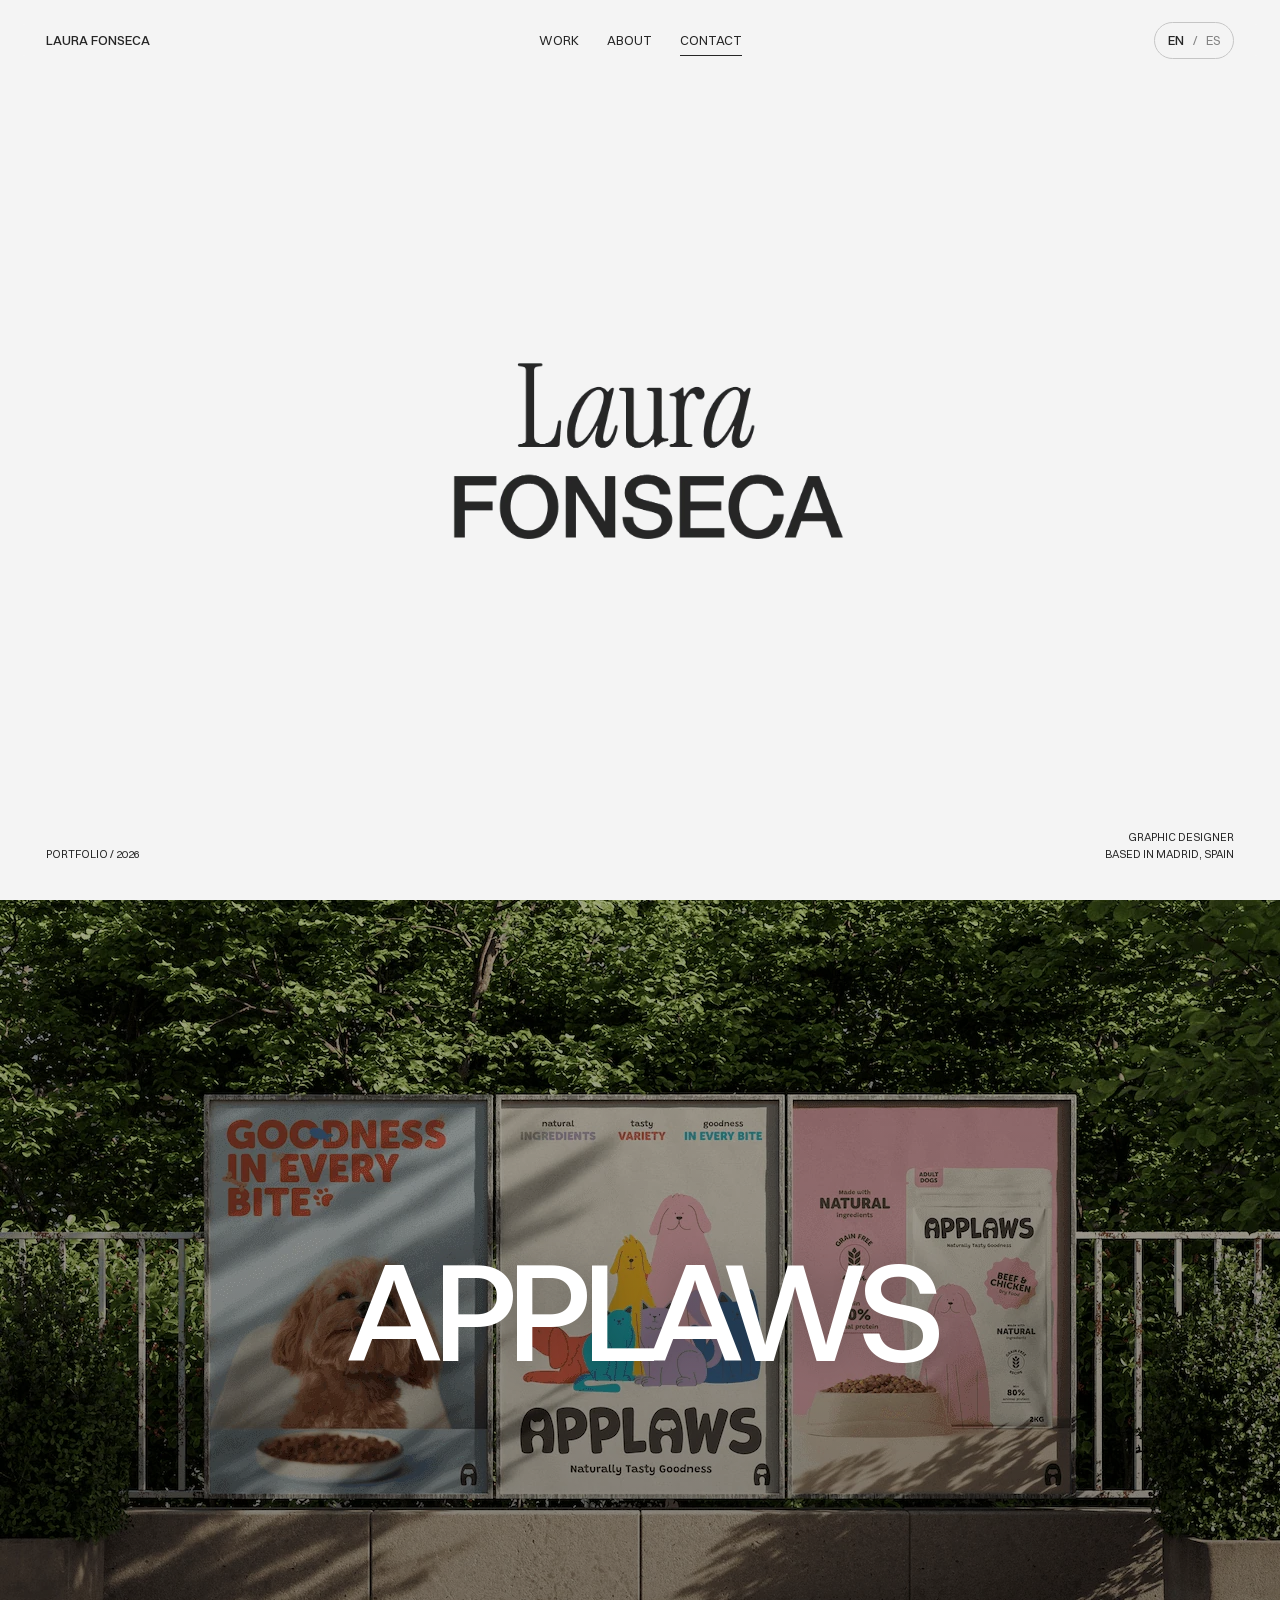
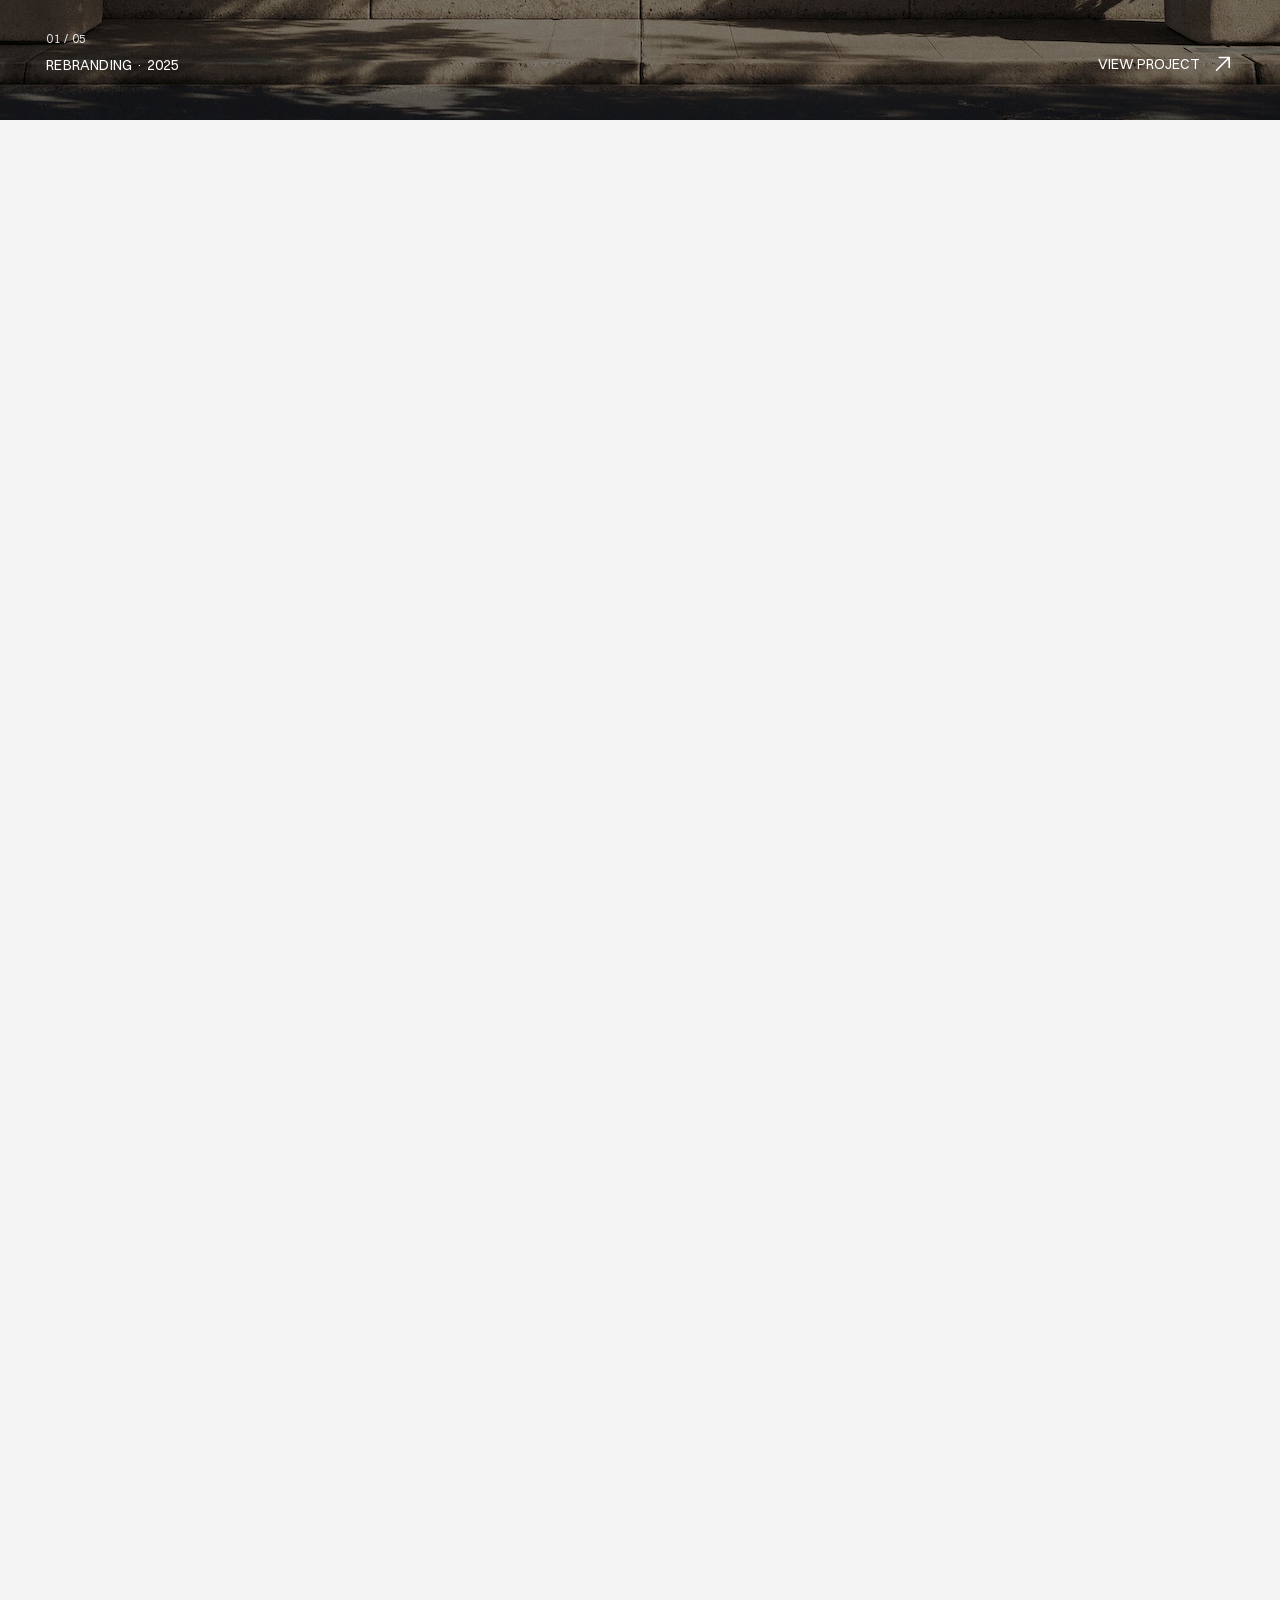
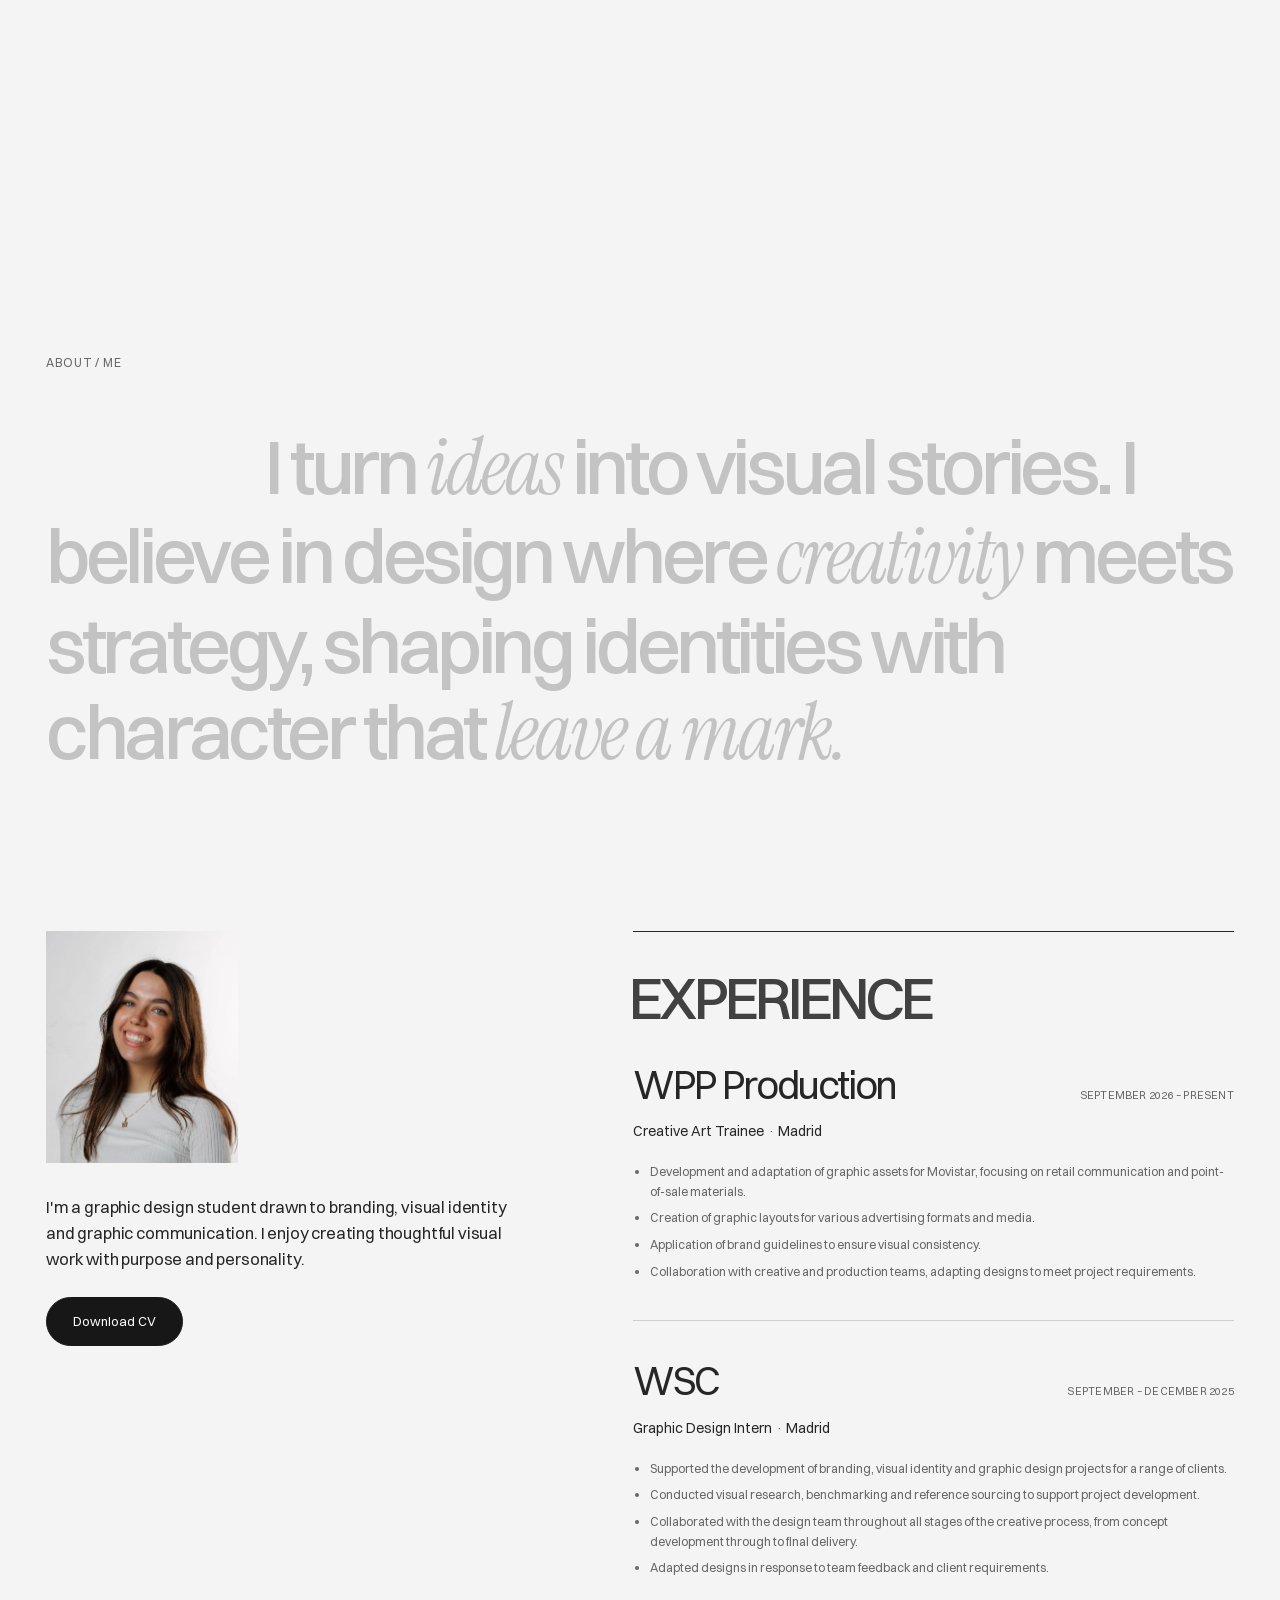
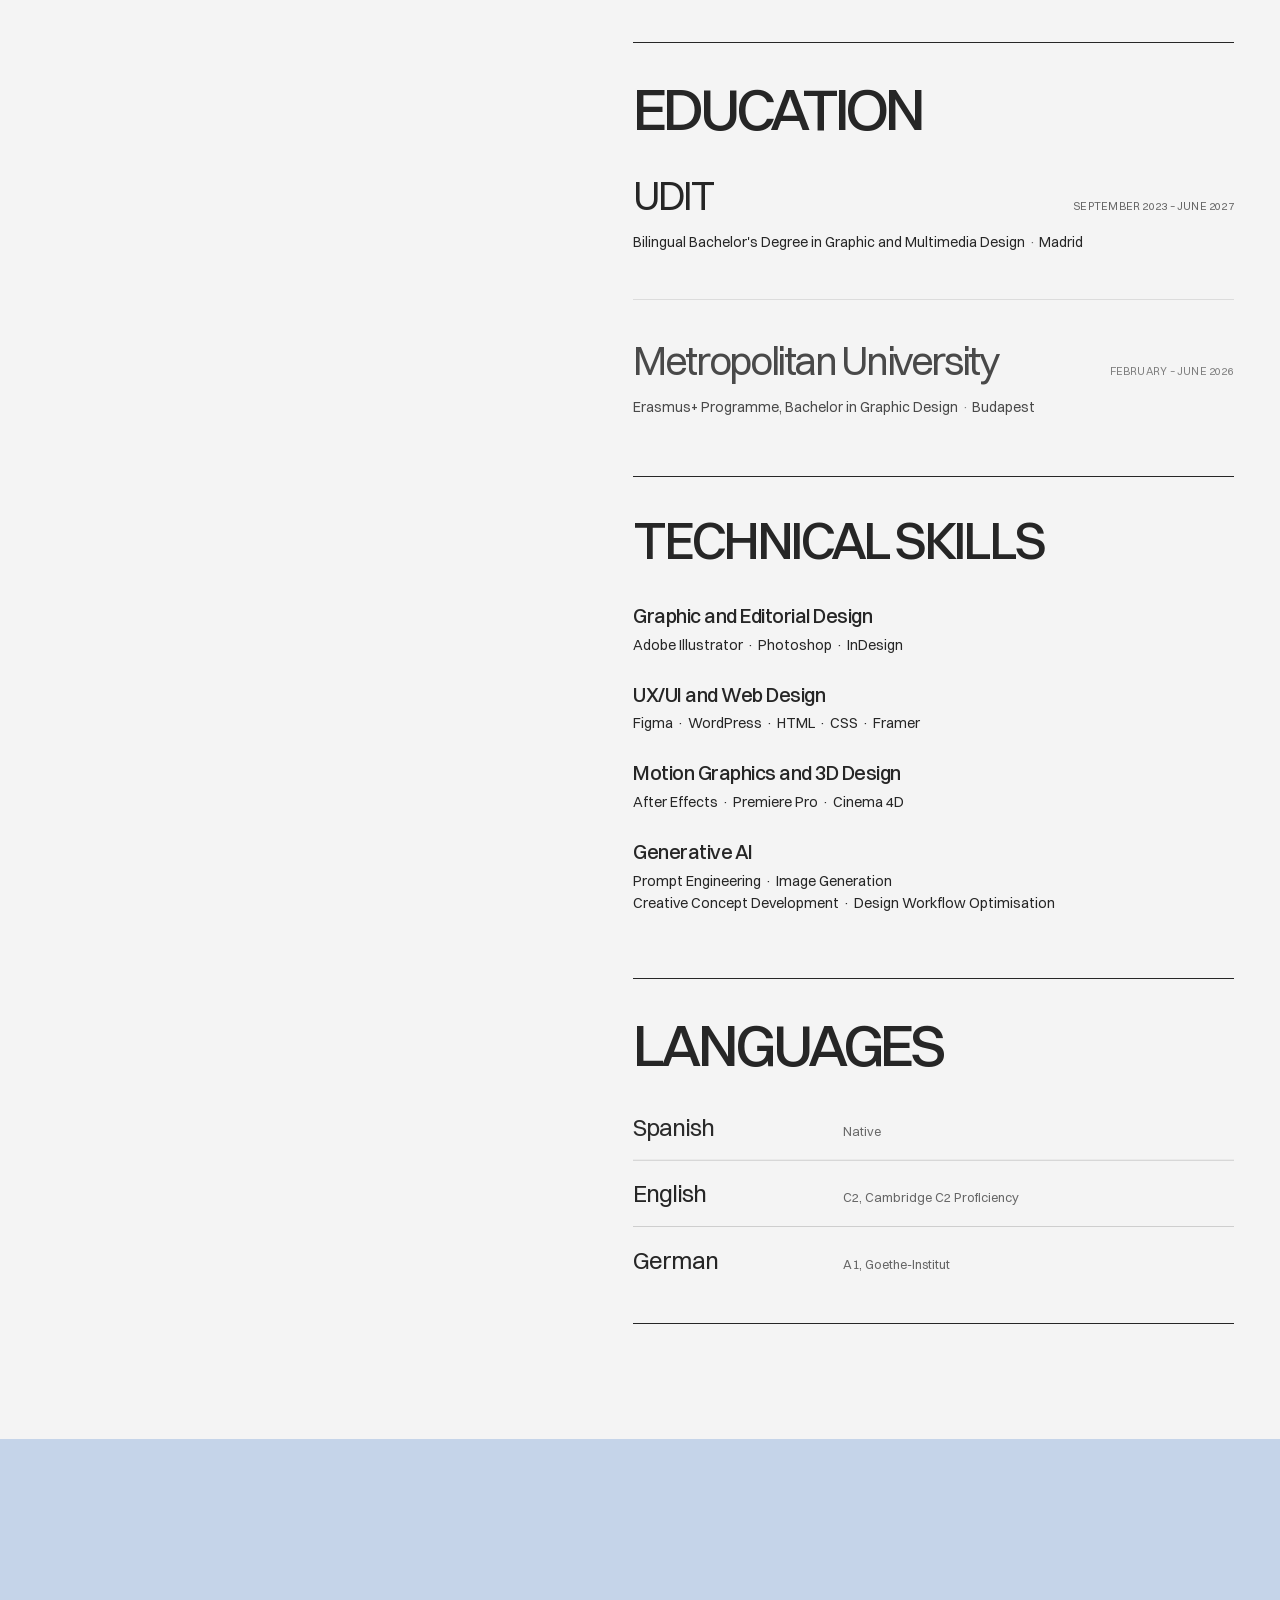
<file: index.html>
<!doctype html>
<html lang="en"><head><meta charset="utf-8"><meta name="viewport" content="width=device-width,initial-scale=1"><title>Laura Fonseca — Graphic Designer</title><meta name="description" content="Laura Fonseca, graphic designer based in Madrid and Creative Art Trainee at WPP Production. Portfolio featuring branding, visual identity, exhibition and editorial design."><meta name="robots" content="index,follow,max-image-preview:large"><meta name="theme-color" content="#f4f4f4"><meta property="og:type" content="website"><meta property="og:title" content="Laura Fonseca — Graphic Designer"><meta property="og:description" content="Laura Fonseca, graphic designer based in Madrid and Creative Art Trainee at WPP Production. Portfolio featuring branding, visual identity, exhibition and editorial design."><meta property="og:locale" content="en_GB"><meta property="og:image" content="assets/social-preview.jpg"><meta property="og:image:alt" content="Laura Fonseca — graphic design portfolio"><meta name="twitter:card" content="summary_large_image"><link rel="alternate" hreflang="en" href="index.html"><link rel="alternate" hreflang="es" href="es/index.html"><link rel="icon" href="assets/favicon.svg" type="image/svg+xml"><link rel="preload" href="assets/fonts/switzer-400.woff2" as="font" type="font/woff2" crossorigin><link rel="preconnect" href="https://fonts.googleapis.com"><link rel="preconnect" href="https://fonts.gstatic.com" crossorigin><link href="https://fonts.googleapis.com/css2?family=Instrument+Serif:ital@1&amp;display=swap" rel="stylesheet"><link rel="preload" as="image" media="(max-width:700px)" href="assets/images/hero-thumbs/dicho-y-hecho/02-book-covers-mockup.webp"><link rel="preload" as="image" media="(min-width:701px) and (hover:hover) and (pointer:fine)" href="assets/images/hero-thumbs/creative-selection-1.webp"><link rel="stylesheet" href="style.css"><script src="script.js" defer></script><script type="application/ld+json">{"@context":"https://schema.org","@type":"Person","name":"Laura Fonseca","jobTitle":"Graphic Designer","sameAs":["https://www.instagram.com/laurafonseca.design/","https://www.linkedin.com/in/laura-fonseca-ort%C3%A9s-6abb1227b/"],"knowsAbout":["Graphic Design","Branding","Visual Identity","Graphic Communication","Editorial Design"],"email":"mailto:laurafonortes@gmail.com"}</script></head><body id="top"><a class="skip" href="#main">Skip to content</a><header class="site-header"><a class="wordmark" href="index.html#hero" aria-label="Laura Fonseca — Work">Laura Fonseca</a><nav class="desktop-nav" aria-label="Main"><a href="index.html#works">Work</a><a href="index.html#about">About</a><a href="index.html#contact">Contact</a></nav><div class="nav-actions"><a class="language-switch" href="es/index.html" lang="es" hreflang="es" aria-label="Cambiar a español"><span class="selected">EN</span><span aria-hidden="true">/</span><span class="">ES</span></a><button class="menu-toggle" aria-expanded="false" aria-controls="mobile-nav">Menu <span aria-hidden="true">+</span></button></div><nav id="mobile-nav" class="mobile-nav" aria-label="Mobile menu" hidden><a href="index.html#works">Work</a><a href="index.html#about">About</a><a href="index.html#contact">Contact</a></nav></header><div class="scroll-progress" aria-hidden="true"></div><main id="main"><section class="hero" id="hero" aria-label="Laura Fonseca"><h1 class="sr-only">Laura Fonseca — Graphic Designer</h1><div class="hero-logo"><img class="" src="assets/images/laura-fonseca-logo.webp" width="1270" height="463" alt="Laura Fonseca" decoding="async" fetchpriority="high"></div><div class="mobile-hero" aria-hidden="true"><img class="mobile-hero__name mobile-hero__name--laura" src="assets/mobile-hero/laura.svg" width="391" height="139" alt="" draggable="false" decoding="async"><div class="mobile-hero__reel" data-images="assets/images/hero-thumbs/dicho-y-hecho/02-book-covers-mockup.webp|assets/images/hero-thumbs/palocleves/06-citylight-advertisement.webp|assets/images/hero-thumbs/applaws/07-storefront-window-graphics.webp|assets/images/hero-thumbs/nogue/07-open-magazine-mockup.webp|assets/images/hero-thumbs/applaws/04-outdoor-brand-banner.webp|assets/images/hero-thumbs/dicho-y-hecho/07-book-interior-layouts.webp|assets/images/hero-thumbs/palocleves/01-exhibition-installation.webp|assets/images/hero-thumbs/nogue/05-fashion-editorial-spread.webp"><img class="mobile-hero__slide is-active" src="assets/images/hero-thumbs/dicho-y-hecho/02-book-covers-mockup.webp" width="2560" height="1706" alt="" draggable="false" decoding="async"><img class="mobile-hero__slide" alt="" draggable="false" decoding="async"></div><img class="mobile-hero__name mobile-hero__name--fonseca" src="assets/mobile-hero/fonseca.svg" width="642" height="106" alt="" draggable="false" decoding="async"></div><div class="image-trail" aria-hidden="true" data-images="assets/images/hero-thumbs/creative-selection-1.webp|assets/images/hero-thumbs/applaws/03-brand-identity-overview.webp|assets/images/hero-thumbs/palocleves/03-logo.webp|assets/images/hero-thumbs/dicho-y-hecho/02-book-covers-mockup.webp|assets/images/hero-thumbs/nogue/03-magazine-stack.webp|assets/images/hero-thumbs/creative-selection-3.webp|assets/images/hero-thumbs/applaws/09-branded-stationery.webp|assets/images/hero-thumbs/palocleves/06-citylight-advertisement.webp|assets/images/hero-thumbs/dicho-y-hecho/03-sevilla-book-cover.webp|assets/images/hero-thumbs/nogue/06-advertising-spread.webp|assets/images/hero-thumbs/creative-selection-4.webp|assets/images/hero-thumbs/applaws/02-product-pouches.webp|assets/images/hero-thumbs/palocleves/08-exhibition-wall-graphics.webp|assets/images/hero-thumbs/dicho-y-hecho/05-mesa-book-cover.webp|assets/images/hero-thumbs/nogue/08-typographic-editorial-spread.webp|assets/images/hero-thumbs/creative-selection-5.webp|assets/images/hero-thumbs/applaws/04-outdoor-brand-banner.webp|assets/images/hero-thumbs/palocleves/09-artwork-labels.webp|assets/images/hero-thumbs/dicho-y-hecho/08-open-book-and-bookmark.webp|assets/images/hero-thumbs/nogue/07-open-magazine-mockup.webp"></div><div class="hero-bottom"><p>Graphic Designer<br>Based in Madrid, Spain</p><span class="hero-year">Portfolio / 2026</span></div></section><section id="works" class="works section project-showcase" aria-label="Selected projects"><h2 class="sr-only">Selected projects</h2><div class="project-showcase__stage"><article class="project-showcase__panel" data-project-index="0" style="--panel-order:0"><a class="project-showcase__link" href="applaws.html" aria-label="View project: APPLAWS"><img class="project-showcase__image" src="assets/images/applaws-07.webp" width="1280" height="960" alt="" decoding="async" loading="lazy" fetchpriority="low"><span class="project-showcase__shade" aria-hidden="true"></span><span class="project-showcase__center"><h3 class="project-showcase__name">APPLAWS</h3></span><span class="project-showcase__info"><span class="project-showcase__index">01 / 05</span><span class="project-showcase__category">Rebranding · 2025</span></span><span class="project-showcase__action" aria-hidden="true">View project <svg class="project-showcase__arrow" xmlns="http://www.w3.org/2000/svg" viewBox="0 0 24 24" width="22" height="22" fill="none" stroke="currentColor" stroke-width="1.8" stroke-linecap="round" stroke-linejoin="round" focusable="false"><path d="M5 19 19 5M8 5h11v11"/></svg></span></a></article><article class="project-showcase__panel" data-project-index="1" style="--panel-order:1"><a class="project-showcase__link" href="palocleves.html" aria-label="View project: PALÓCLEVES"><img class="project-showcase__image" src="assets/images/palocleves/05-outdoor-street-banner.webp" width="1920" height="1440" alt="" decoding="async" loading="lazy"><span class="project-showcase__shade" aria-hidden="true"></span><span class="project-showcase__center"><h3 class="project-showcase__name">PALÓCLEVES</h3></span><span class="project-showcase__info"><span class="project-showcase__index">02 / 05</span><span class="project-showcase__category">Brand / Exhibition design · 2026</span></span><span class="project-showcase__action" aria-hidden="true">View project <svg class="project-showcase__arrow" xmlns="http://www.w3.org/2000/svg" viewBox="0 0 24 24" width="22" height="22" fill="none" stroke="currentColor" stroke-width="1.8" stroke-linecap="round" stroke-linejoin="round" focusable="false"><path d="M5 19 19 5M8 5h11v11"/></svg></span></a></article><article class="project-showcase__panel" data-project-index="2" style="--panel-order:2"><a class="project-showcase__link" href="dicho-y-hecho.html" aria-label="View project: DICHO Y HECHO"><img class="project-showcase__image" src="assets/images/dicho-y-hecho-cover.webp" width="1920" height="1440" alt="" decoding="async" loading="lazy"><span class="project-showcase__shade" aria-hidden="true"></span><span class="project-showcase__center"><h3 class="project-showcase__name">DICHO Y HECHO</h3></span><span class="project-showcase__info"><span class="project-showcase__index">03 / 05</span><span class="project-showcase__category">Editorial design · 2026</span></span><span class="project-showcase__action" aria-hidden="true">View project <svg class="project-showcase__arrow" xmlns="http://www.w3.org/2000/svg" viewBox="0 0 24 24" width="22" height="22" fill="none" stroke="currentColor" stroke-width="1.8" stroke-linecap="round" stroke-linejoin="round" focusable="false"><path d="M5 19 19 5M8 5h11v11"/></svg></span></a></article><article class="project-showcase__panel" data-project-index="3" style="--panel-order:3"><a class="project-showcase__link" href="nogue.html" aria-label="View project: NOGUE"><img class="project-showcase__image" src="assets/images/nogue-cover.webp" width="1555" height="1160" alt="" decoding="async" loading="lazy"><span class="project-showcase__shade" aria-hidden="true"></span><span class="project-showcase__center"><h3 class="project-showcase__name">NOGUE</h3></span><span class="project-showcase__info"><span class="project-showcase__index">04 / 05</span><span class="project-showcase__category">Editorial design · 2025</span></span><span class="project-showcase__action" aria-hidden="true">View project <svg class="project-showcase__arrow" xmlns="http://www.w3.org/2000/svg" viewBox="0 0 24 24" width="22" height="22" fill="none" stroke="currentColor" stroke-width="1.8" stroke-linecap="round" stroke-linejoin="round" focusable="false"><path d="M5 19 19 5M8 5h11v11"/></svg></span></a></article><article class="project-showcase__panel" data-project-index="4" style="--panel-order:4"><a class="project-showcase__link" href="monk.html" aria-label="View project: MONK"><img class="project-showcase__image" src="assets/images/monk/05-cocktail-menu.webp" width="1280" height="960" alt="" decoding="async" loading="lazy"><span class="project-showcase__shade" aria-hidden="true"></span><span class="project-showcase__center"><h3 class="project-showcase__name">MONK</h3></span><span class="project-showcase__info"><span class="project-showcase__index">05 / 05</span><span class="project-showcase__category">Visual identity / Illustration · 2024</span></span><span class="project-showcase__action" aria-hidden="true">View project <svg class="project-showcase__arrow" xmlns="http://www.w3.org/2000/svg" viewBox="0 0 24 24" width="22" height="22" fill="none" stroke="currentColor" stroke-width="1.8" stroke-linecap="round" stroke-linejoin="round" focusable="false"><path d="M5 19 19 5M8 5h11v11"/></svg></span></a></article></div></section><section id="about" class="about section"><div class="about-statement"><p class="about-eyebrow">ABOUT / ME</p><h2 class="about-manifesto">I turn <em>ideas</em> into visual stories. I believe in design where <em>creativity</em> meets strategy, shaping identities with character that <em>leave a mark.</em></h2></div><div class="about-details"><div class="about-intro reveal"><img class="portrait" src="assets/images/laura-fonseca-portrait.webp" width="1651" height="1920" alt="Laura Fonseca" decoding="async" loading="lazy"><p class="bio">I'm a graphic design student drawn to branding, visual identity and graphic communication. I enjoy creating thoughtful visual work with purpose and personality.</p><a class="download-button" href="assets/documents/LauraFonseca_CV_English.pdf?v=3cc064bc" download="LauraFonseca_CV_English.pdf">Download CV </a></div><div class="typecv reveal"><section class="typecv-part typecv-part--experience" aria-labelledby="en-typecv-experience"><header class="typecv-part__header"><h3 id="en-typecv-experience">EXPERIENCE</h3></header><div class="typecv-part__body"><article class="typecv-entry"><div class="typecv-entry__heading"><h4>WPP Production</h4><span class="typecv-date">September 2026 – Present</span></div><p class="typecv-subline">Creative Art Trainee<span aria-hidden="true"> · </span>Madrid</p><ul class="typecv-notes"><li>Development and adaptation of graphic assets for Movistar, focusing on retail communication and point-of-sale materials.</li><li>Creation of graphic layouts for various advertising formats and media.</li><li>Application of brand guidelines to ensure visual consistency.</li><li>Collaboration with creative and production teams, adapting designs to meet project requirements.</li></ul></article><article class="typecv-entry"><div class="typecv-entry__heading"><h4>WSC</h4><span class="typecv-date">September – December 2025</span></div><p class="typecv-subline">Graphic Design Intern<span aria-hidden="true"> · </span>Madrid</p><ul class="typecv-notes"><li>Supported the development of branding, visual identity and graphic design projects for a range of clients.</li><li>Conducted visual research, benchmarking and reference sourcing to support project development.</li><li>Collaborated with the design team throughout all stages of the creative process, from concept development through to final delivery.</li><li>Adapted designs in response to team feedback and client requirements.</li></ul></article></div></section><section class="typecv-part typecv-part--education" aria-labelledby="en-typecv-education"><header class="typecv-part__header"><h3 id="en-typecv-education">EDUCATION</h3></header><div class="typecv-part__body"><article class="typecv-entry"><div class="typecv-entry__heading"><h4>UDIT</h4><span class="typecv-date">September 2023 – June 2027</span></div><p class="typecv-subline">Bilingual Bachelor's Degree in Graphic and Multimedia Design<span aria-hidden="true"> · </span>Madrid</p></article><article class="typecv-entry"><div class="typecv-entry__heading"><h4>Metropolitan University</h4><span class="typecv-date">February – June 2026</span></div><p class="typecv-subline">Erasmus+ Programme, Bachelor in Graphic Design<span aria-hidden="true"> · </span>Budapest</p></article></div></section><section class="typecv-part typecv-part--technical" aria-labelledby="en-typecv-technical"><header class="typecv-part__header"><h3 id="en-typecv-technical">TECHNICAL SKILLS</h3></header><div class="typecv-part__body typecv-technical"><div class="typecv-technical__group"><h4>Graphic and Editorial Design</h4><p>Adobe Illustrator · Photoshop · InDesign</p></div><div class="typecv-technical__group"><h4>UX/UI and Web Design</h4><p>Figma · WordPress · HTML · CSS · Framer</p></div><div class="typecv-technical__group"><h4>Motion Graphics and 3D Design</h4><p>After Effects · Premiere Pro · Cinema 4D</p></div><div class="typecv-technical__group"><h4>Generative AI</h4><p>Prompt Engineering · Image Generation<br>Creative Concept Development · Design Workflow Optimisation</p></div></div></section><section class="typecv-part typecv-part--languages" aria-labelledby="en-typecv-languages"><header class="typecv-part__header"><h3 id="en-typecv-languages">LANGUAGES</h3></header><div class="typecv-part__body"><dl class="typecv-languages"><div class="typecv-language"><dt>Spanish</dt><dd>Native</dd></div><div class="typecv-language"><dt>English</dt><dd>C2, Cambridge C2 Proficiency</dd></div><div class="typecv-language"><dt>German</dt><dd>A1, Goethe-Institut</dd></div></dl></div></section></div></div></section></main><section id="contact" class="footer-reveal" aria-label="Contact"><div class="footer-reveal__stage"><div class="footer-reveal__surface"><div class="contact section"><p class="eyebrow">Contact</p><a class="contact-title" href="mailto:laurafonortes@gmail.com"><h2>LET’S<br>CONNECT</h2></a></div><footer class="footer"><div class="socials"><a href="https://www.instagram.com/laurafonseca.design/" target="_blank" rel="noopener noreferrer">Instagram </a><a href="https://www.linkedin.com/in/laura-fonseca-ort%C3%A9s-6abb1227b/" target="_blank" rel="noopener noreferrer">LinkedIn </a><a href="mailto:laurafonortes@gmail.com">Mail </a></div><div class="footer-bottom"><span>© 2026 Laura Fonseca</span><a href="privacy.html">Privacy Policy</a><a href="#top">Back to top </a></div></footer></div></div></section></body></html>
</file>
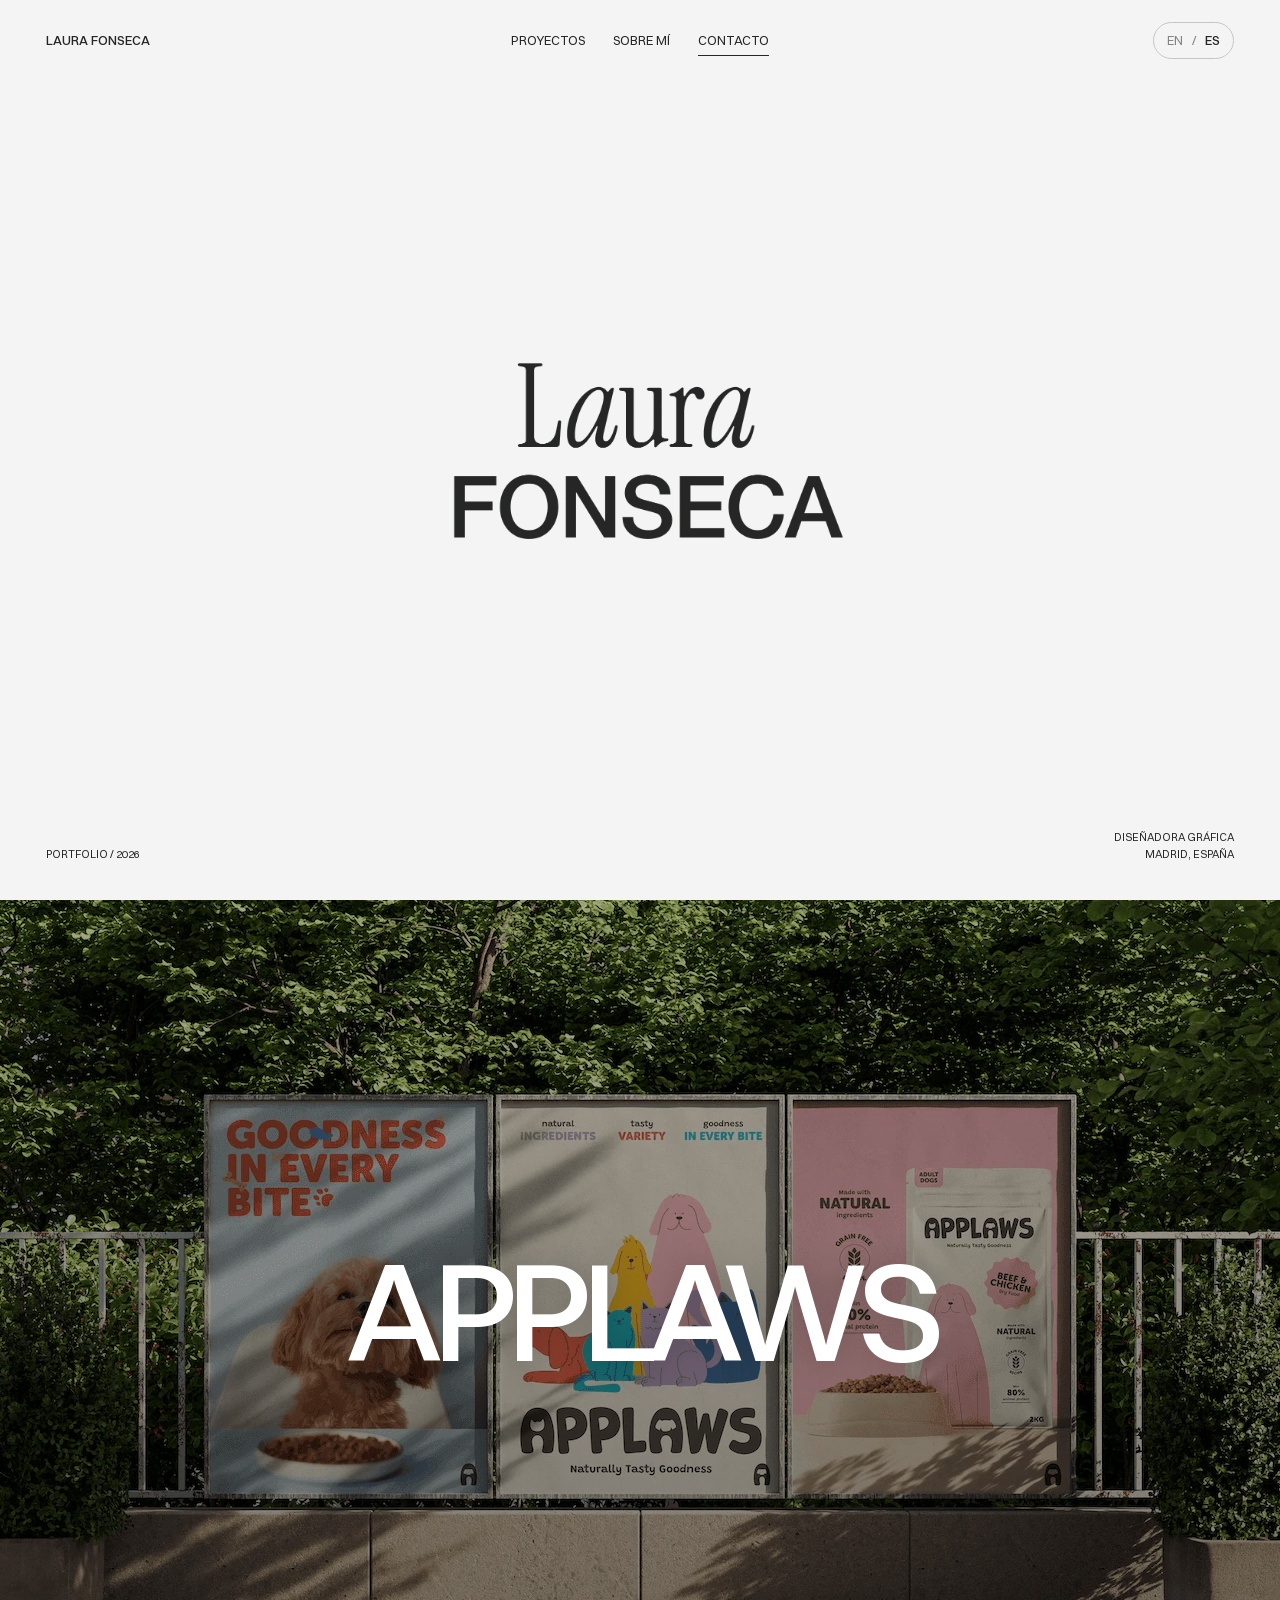
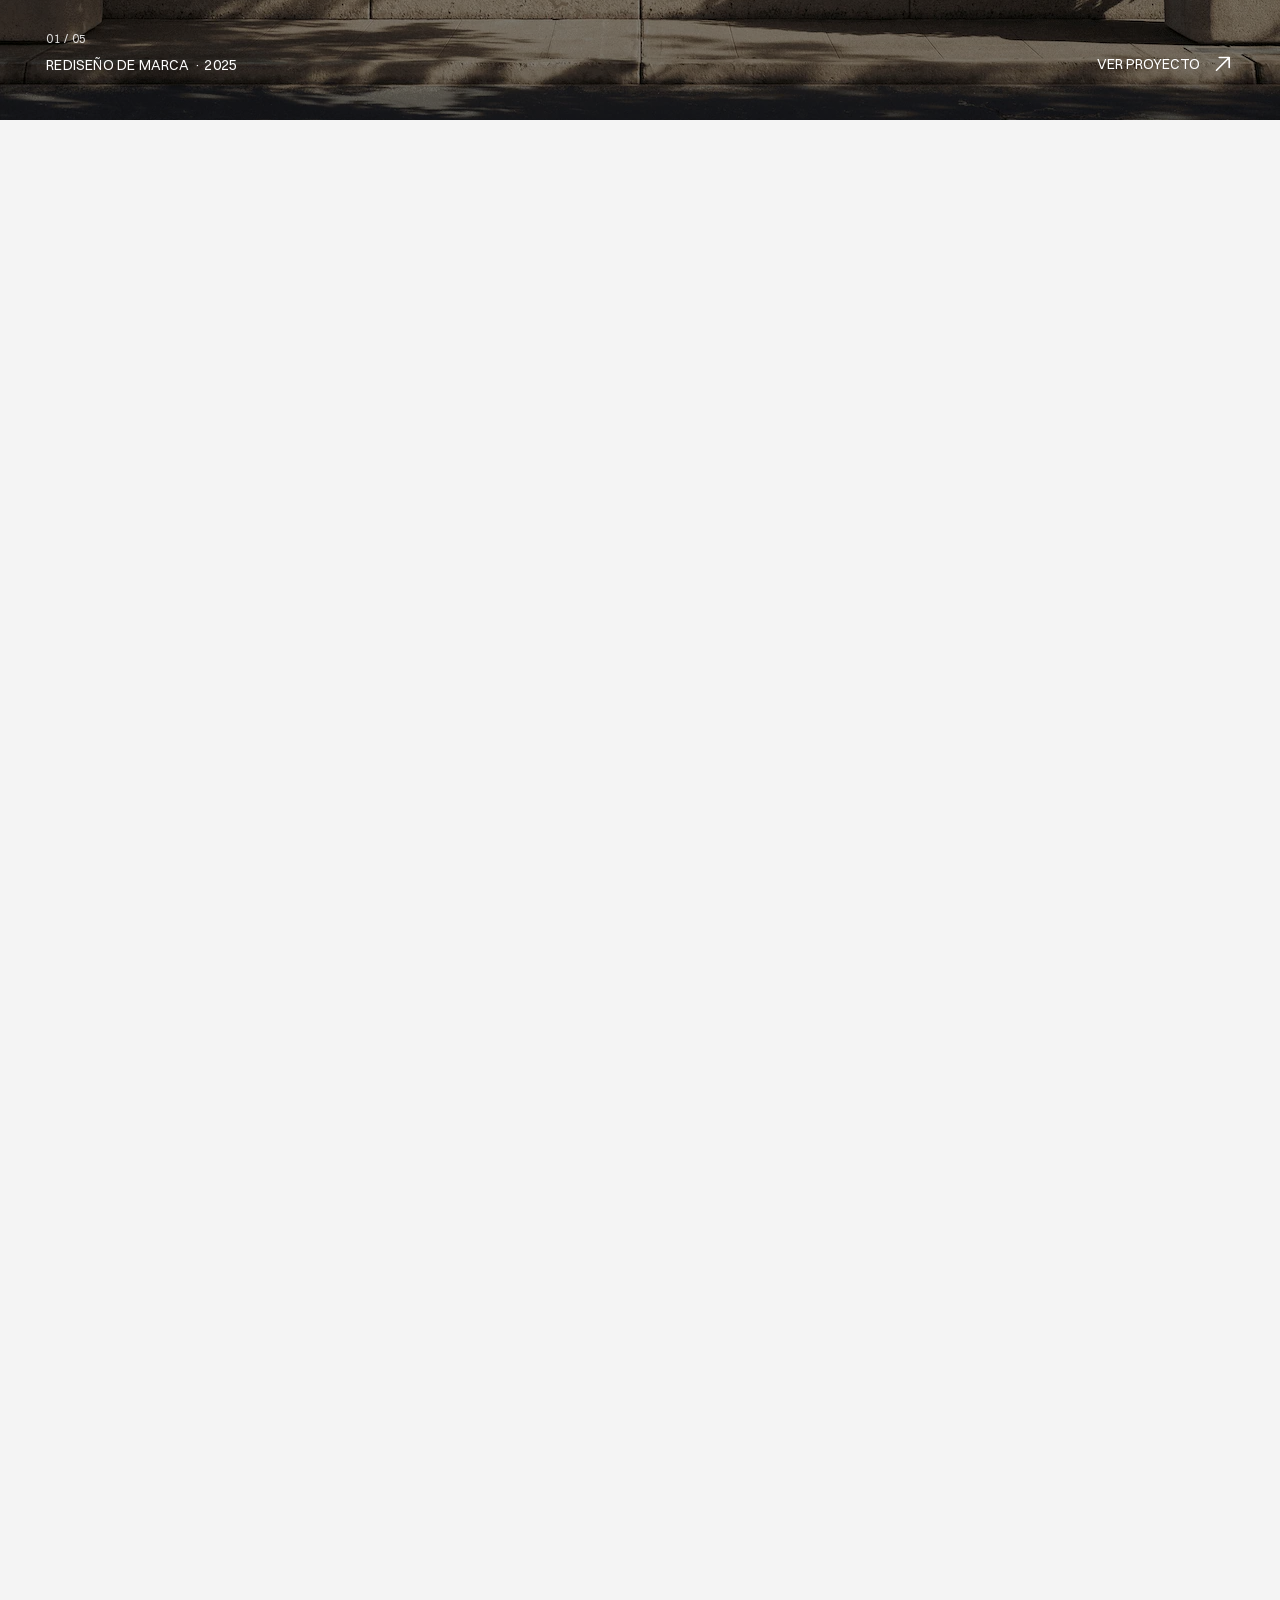
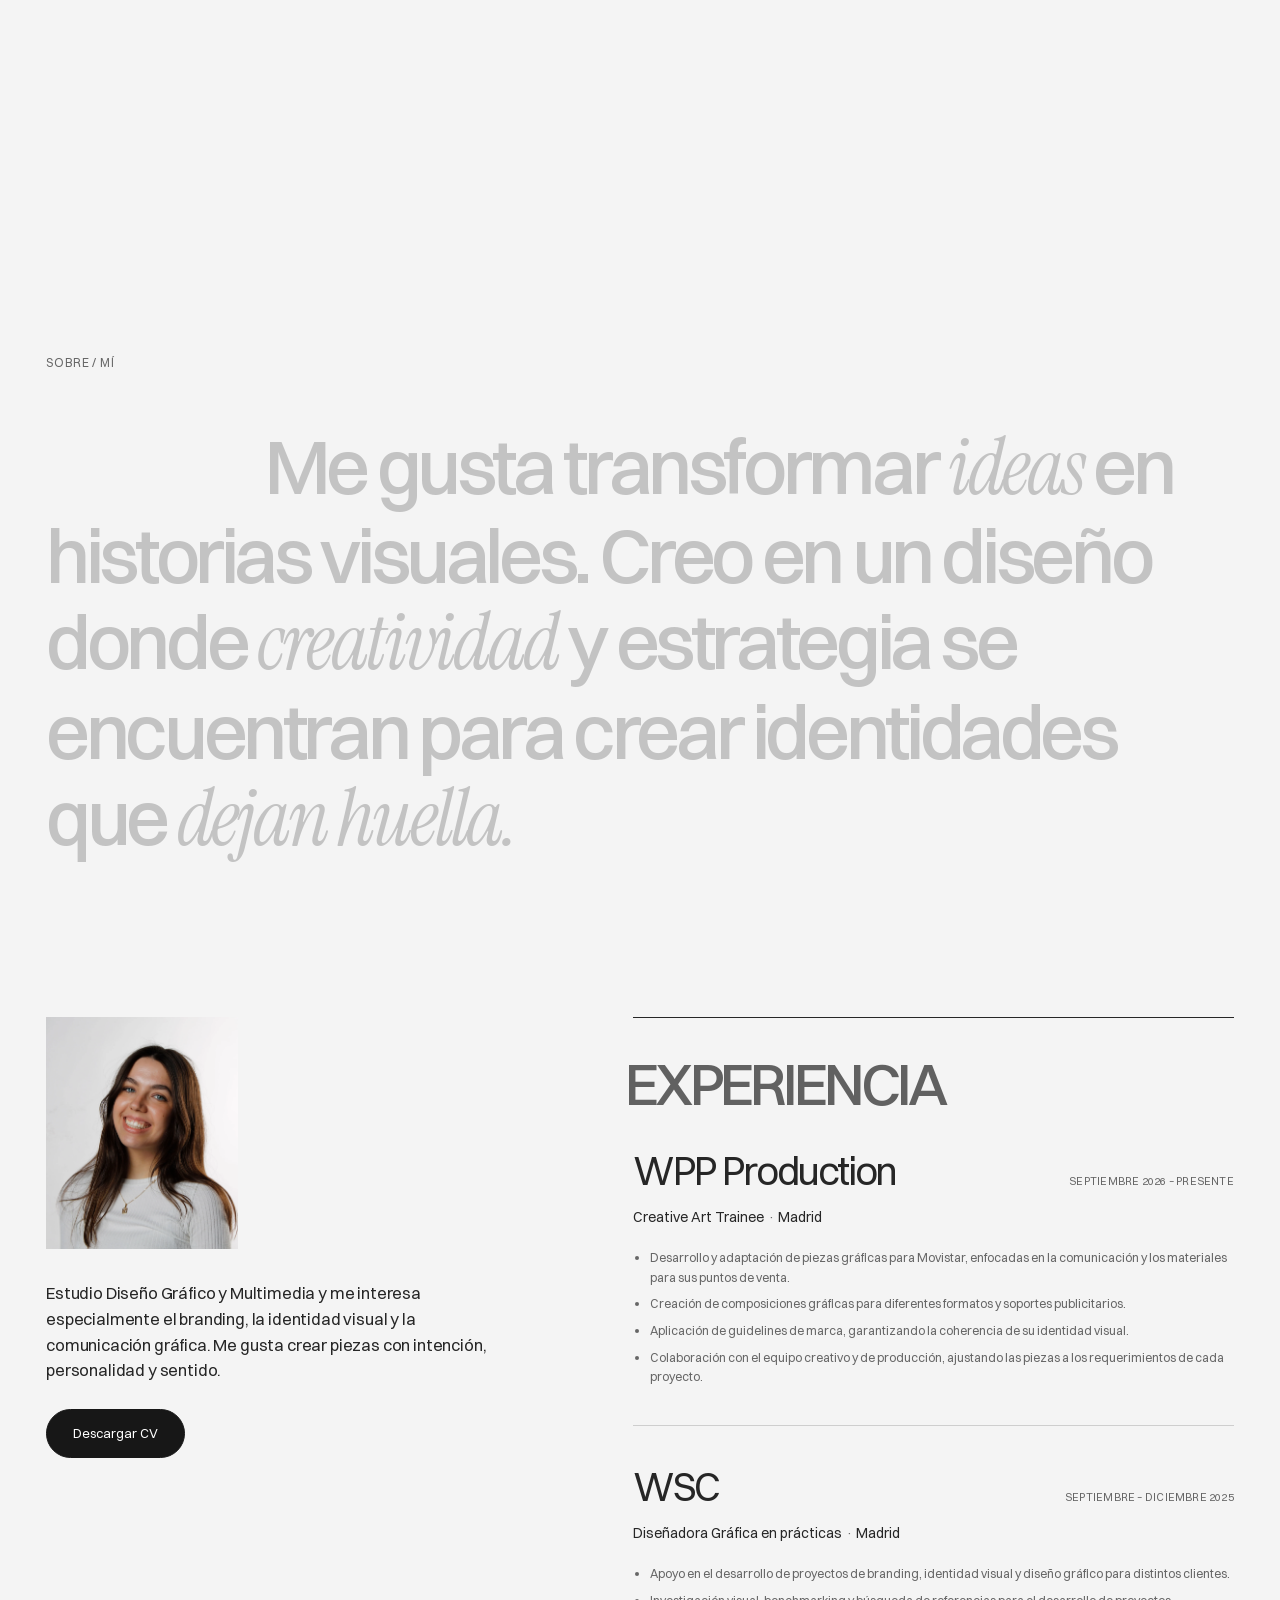
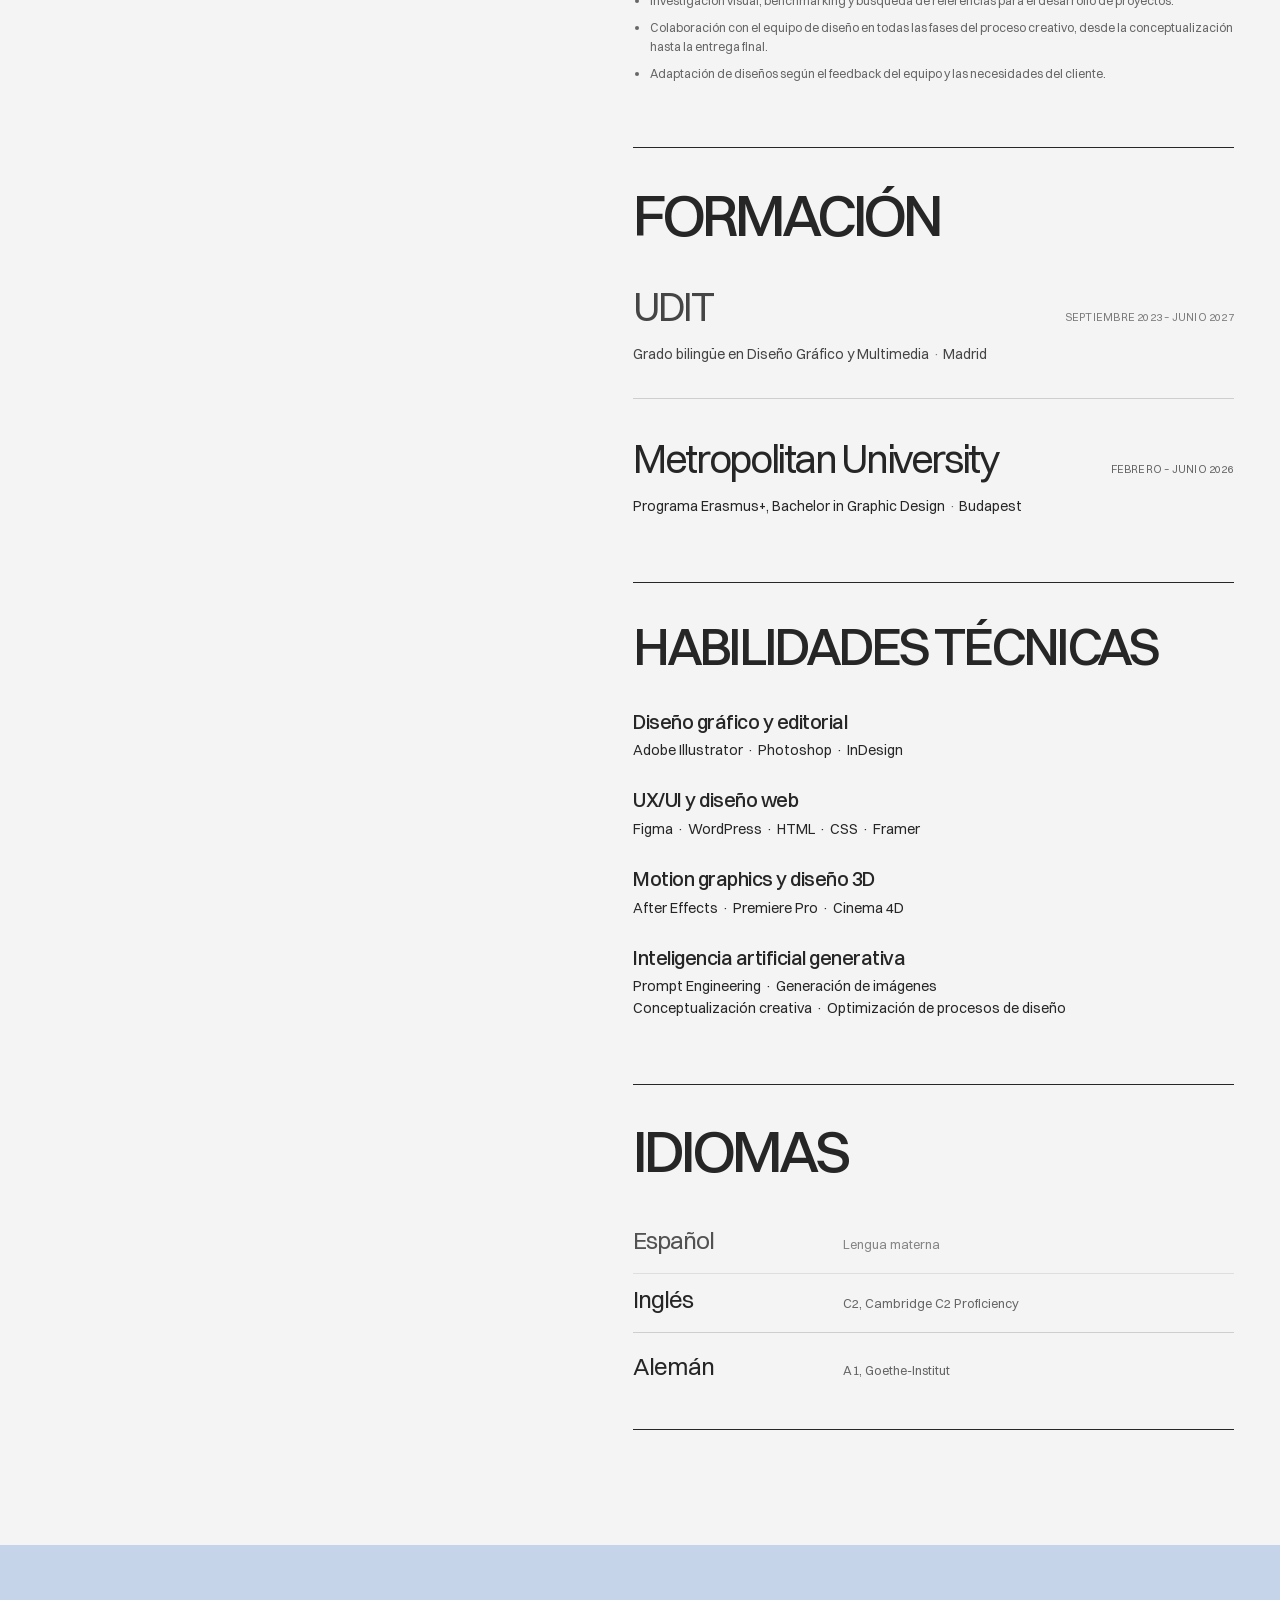
<file: es/index.html>
<!doctype html>
<html lang="es"><head><meta charset="utf-8"><meta name="viewport" content="width=device-width,initial-scale=1"><title>Laura Fonseca — Diseñadora gráfica</title><meta name="description" content="Laura Fonseca, diseñadora gráfica en Madrid y Creative Art Trainee en WPP Production. Portfolio de branding, identidad visual, comunicación gráfica, diseño expositivo y editorial."><meta name="robots" content="index,follow,max-image-preview:large"><meta name="theme-color" content="#f4f4f4"><meta property="og:type" content="website"><meta property="og:title" content="Laura Fonseca — Diseñadora gráfica"><meta property="og:description" content="Laura Fonseca, diseñadora gráfica en Madrid y Creative Art Trainee en WPP Production. Portfolio de branding, identidad visual, comunicación gráfica, diseño expositivo y editorial."><meta property="og:locale" content="es_ES"><meta property="og:image" content="../assets/social-preview.jpg"><meta property="og:image:alt" content="Laura Fonseca — graphic design portfolio"><meta name="twitter:card" content="summary_large_image"><link rel="alternate" hreflang="es" href="index.html"><link rel="alternate" hreflang="en" href="../index.html"><link rel="icon" href="../assets/favicon.svg" type="image/svg+xml"><link rel="preload" href="../assets/fonts/switzer-400.woff2" as="font" type="font/woff2" crossorigin><link rel="preconnect" href="https://fonts.googleapis.com"><link rel="preconnect" href="https://fonts.gstatic.com" crossorigin><link href="https://fonts.googleapis.com/css2?family=Instrument+Serif:ital@1&amp;display=swap" rel="stylesheet"><link rel="preload" as="image" media="(max-width:700px)" href="../assets/images/hero-thumbs/dicho-y-hecho/02-book-covers-mockup.webp"><link rel="preload" as="image" media="(min-width:701px) and (hover:hover) and (pointer:fine)" href="../assets/images/hero-thumbs/creative-selection-1.webp"><link rel="stylesheet" href="../style.css"><script src="../script.js" defer></script><script type="application/ld+json">{"@context":"https://schema.org","@type":"Person","name":"Laura Fonseca","jobTitle":"Diseñadora gráfica","sameAs":["https://www.instagram.com/laurafonseca.design/","https://www.linkedin.com/in/laura-fonseca-ort%C3%A9s-6abb1227b/"],"knowsAbout":["Diseño gráfico","Branding","Identidad visual","Comunicación gráfica","Diseño editorial"],"email":"mailto:laurafonortes@gmail.com"}</script></head><body id="top"><a class="skip" href="#main">Saltar al contenido</a><header class="site-header"><a class="wordmark" href="index.html#hero" aria-label="Laura Fonseca — Proyectos">Laura Fonseca</a><nav class="desktop-nav" aria-label="Principal"><a href="index.html#works">Proyectos</a><a href="index.html#about">Sobre mí</a><a href="index.html#contact">Contacto</a></nav><div class="nav-actions"><a class="language-switch" href="../index.html" lang="en" hreflang="en" aria-label="Switch to English"><span class="">EN</span><span aria-hidden="true">/</span><span class="selected">ES</span></a><button class="menu-toggle" aria-expanded="false" aria-controls="mobile-nav">Menú <span aria-hidden="true">+</span></button></div><nav id="mobile-nav" class="mobile-nav" aria-label="Menú móvil" hidden><a href="index.html#works">Proyectos</a><a href="index.html#about">Sobre mí</a><a href="index.html#contact">Contacto</a></nav></header><div class="scroll-progress" aria-hidden="true"></div><main id="main"><section class="hero" id="hero" aria-label="Laura Fonseca"><h1 class="sr-only">Laura Fonseca — Diseñadora gráfica</h1><div class="hero-logo"><img class="" src="../assets/images/laura-fonseca-logo.webp" width="1270" height="463" alt="Laura Fonseca" decoding="async" fetchpriority="high"></div><div class="mobile-hero" aria-hidden="true"><img class="mobile-hero__name mobile-hero__name--laura" src="../assets/mobile-hero/laura.svg" width="391" height="139" alt="" draggable="false" decoding="async"><div class="mobile-hero__reel" data-images="../assets/images/hero-thumbs/dicho-y-hecho/02-book-covers-mockup.webp|../assets/images/hero-thumbs/palocleves/06-citylight-advertisement.webp|../assets/images/hero-thumbs/applaws/07-storefront-window-graphics.webp|../assets/images/hero-thumbs/nogue/07-open-magazine-mockup.webp|../assets/images/hero-thumbs/applaws/04-outdoor-brand-banner.webp|../assets/images/hero-thumbs/dicho-y-hecho/07-book-interior-layouts.webp|../assets/images/hero-thumbs/palocleves/01-exhibition-installation.webp|../assets/images/hero-thumbs/nogue/05-fashion-editorial-spread.webp"><img class="mobile-hero__slide is-active" src="../assets/images/hero-thumbs/dicho-y-hecho/02-book-covers-mockup.webp" width="2560" height="1706" alt="" draggable="false" decoding="async"><img class="mobile-hero__slide" alt="" draggable="false" decoding="async"></div><img class="mobile-hero__name mobile-hero__name--fonseca" src="../assets/mobile-hero/fonseca.svg" width="642" height="106" alt="" draggable="false" decoding="async"></div><div class="image-trail" aria-hidden="true" data-images="../assets/images/hero-thumbs/creative-selection-1.webp|../assets/images/hero-thumbs/applaws/03-brand-identity-overview.webp|../assets/images/hero-thumbs/palocleves/03-logo.webp|../assets/images/hero-thumbs/dicho-y-hecho/02-book-covers-mockup.webp|../assets/images/hero-thumbs/nogue/03-magazine-stack.webp|../assets/images/hero-thumbs/creative-selection-3.webp|../assets/images/hero-thumbs/applaws/09-branded-stationery.webp|../assets/images/hero-thumbs/palocleves/06-citylight-advertisement.webp|../assets/images/hero-thumbs/dicho-y-hecho/03-sevilla-book-cover.webp|../assets/images/hero-thumbs/nogue/06-advertising-spread.webp|../assets/images/hero-thumbs/creative-selection-4.webp|../assets/images/hero-thumbs/applaws/02-product-pouches.webp|../assets/images/hero-thumbs/palocleves/08-exhibition-wall-graphics.webp|../assets/images/hero-thumbs/dicho-y-hecho/05-mesa-book-cover.webp|../assets/images/hero-thumbs/nogue/08-typographic-editorial-spread.webp|../assets/images/hero-thumbs/creative-selection-5.webp|../assets/images/hero-thumbs/applaws/04-outdoor-brand-banner.webp|../assets/images/hero-thumbs/palocleves/09-artwork-labels.webp|../assets/images/hero-thumbs/dicho-y-hecho/08-open-book-and-bookmark.webp|../assets/images/hero-thumbs/nogue/07-open-magazine-mockup.webp"></div><div class="hero-bottom"><p>Diseñadora gráfica<br>Madrid, España</p><span class="hero-year">Portfolio / 2026</span></div></section><section id="works" class="works section project-showcase" aria-label="Proyectos seleccionados"><h2 class="sr-only">Proyectos seleccionados</h2><div class="project-showcase__stage"><article class="project-showcase__panel" data-project-index="0" style="--panel-order:0"><a class="project-showcase__link" href="applaws.html" aria-label="Ver proyecto: APPLAWS"><img class="project-showcase__image" src="../assets/images/applaws-07.webp" width="1280" height="960" alt="" decoding="async" loading="lazy" fetchpriority="low"><span class="project-showcase__shade" aria-hidden="true"></span><span class="project-showcase__center"><h3 class="project-showcase__name">APPLAWS</h3></span><span class="project-showcase__info"><span class="project-showcase__index">01 / 05</span><span class="project-showcase__category">Rediseño de marca · 2025</span></span><span class="project-showcase__action" aria-hidden="true">Ver proyecto <svg class="project-showcase__arrow" xmlns="http://www.w3.org/2000/svg" viewBox="0 0 24 24" width="22" height="22" fill="none" stroke="currentColor" stroke-width="1.8" stroke-linecap="round" stroke-linejoin="round" focusable="false"><path d="M5 19 19 5M8 5h11v11"/></svg></span></a></article><article class="project-showcase__panel" data-project-index="1" style="--panel-order:1"><a class="project-showcase__link" href="palocleves.html" aria-label="Ver proyecto: PALÓCLEVES"><img class="project-showcase__image" src="../assets/images/palocleves/05-outdoor-street-banner.webp" width="1920" height="1440" alt="" decoding="async" loading="lazy"><span class="project-showcase__shade" aria-hidden="true"></span><span class="project-showcase__center"><h3 class="project-showcase__name">PALÓCLEVES</h3></span><span class="project-showcase__info"><span class="project-showcase__index">02 / 05</span><span class="project-showcase__category">Identidad / Diseño expositivo · 2026</span></span><span class="project-showcase__action" aria-hidden="true">Ver proyecto <svg class="project-showcase__arrow" xmlns="http://www.w3.org/2000/svg" viewBox="0 0 24 24" width="22" height="22" fill="none" stroke="currentColor" stroke-width="1.8" stroke-linecap="round" stroke-linejoin="round" focusable="false"><path d="M5 19 19 5M8 5h11v11"/></svg></span></a></article><article class="project-showcase__panel" data-project-index="2" style="--panel-order:2"><a class="project-showcase__link" href="dicho-y-hecho.html" aria-label="Ver proyecto: DICHO Y HECHO"><img class="project-showcase__image" src="../assets/images/dicho-y-hecho-cover.webp" width="1920" height="1440" alt="" decoding="async" loading="lazy"><span class="project-showcase__shade" aria-hidden="true"></span><span class="project-showcase__center"><h3 class="project-showcase__name">DICHO Y HECHO</h3></span><span class="project-showcase__info"><span class="project-showcase__index">03 / 05</span><span class="project-showcase__category">Diseño editorial · 2026</span></span><span class="project-showcase__action" aria-hidden="true">Ver proyecto <svg class="project-showcase__arrow" xmlns="http://www.w3.org/2000/svg" viewBox="0 0 24 24" width="22" height="22" fill="none" stroke="currentColor" stroke-width="1.8" stroke-linecap="round" stroke-linejoin="round" focusable="false"><path d="M5 19 19 5M8 5h11v11"/></svg></span></a></article><article class="project-showcase__panel" data-project-index="3" style="--panel-order:3"><a class="project-showcase__link" href="nogue.html" aria-label="Ver proyecto: NOGUE"><img class="project-showcase__image" src="../assets/images/nogue-cover.webp" width="1555" height="1160" alt="" decoding="async" loading="lazy"><span class="project-showcase__shade" aria-hidden="true"></span><span class="project-showcase__center"><h3 class="project-showcase__name">NOGUE</h3></span><span class="project-showcase__info"><span class="project-showcase__index">04 / 05</span><span class="project-showcase__category">Diseño editorial · 2025</span></span><span class="project-showcase__action" aria-hidden="true">Ver proyecto <svg class="project-showcase__arrow" xmlns="http://www.w3.org/2000/svg" viewBox="0 0 24 24" width="22" height="22" fill="none" stroke="currentColor" stroke-width="1.8" stroke-linecap="round" stroke-linejoin="round" focusable="false"><path d="M5 19 19 5M8 5h11v11"/></svg></span></a></article><article class="project-showcase__panel" data-project-index="4" style="--panel-order:4"><a class="project-showcase__link" href="monk.html" aria-label="Ver proyecto: MONK"><img class="project-showcase__image" src="../assets/images/monk/05-cocktail-menu.webp" width="1280" height="960" alt="" decoding="async" loading="lazy"><span class="project-showcase__shade" aria-hidden="true"></span><span class="project-showcase__center"><h3 class="project-showcase__name">MONK</h3></span><span class="project-showcase__info"><span class="project-showcase__index">05 / 05</span><span class="project-showcase__category">Identidad visual / Ilustración · 2024</span></span><span class="project-showcase__action" aria-hidden="true">Ver proyecto <svg class="project-showcase__arrow" xmlns="http://www.w3.org/2000/svg" viewBox="0 0 24 24" width="22" height="22" fill="none" stroke="currentColor" stroke-width="1.8" stroke-linecap="round" stroke-linejoin="round" focusable="false"><path d="M5 19 19 5M8 5h11v11"/></svg></span></a></article></div></section><section id="about" class="about section"><div class="about-statement"><p class="about-eyebrow">SOBRE / MÍ</p><h2 class="about-manifesto">Me gusta transformar <em>ideas</em> en historias visuales. Creo en un diseño donde <em>creatividad</em> y estrategia se encuentran para crear identidades que <em>dejan huella.</em></h2></div><div class="about-details"><div class="about-intro reveal"><img class="portrait" src="../assets/images/laura-fonseca-portrait.webp" width="1651" height="1920" alt="Laura Fonseca" decoding="async" loading="lazy"><p class="bio">Estudio Diseño Gráfico y Multimedia y me interesa especialmente el branding, la identidad visual y la comunicación gráfica. Me gusta crear piezas con intención, personalidad y sentido.</p><a class="download-button" href="../assets/documents/LauraFonseca_CV_Español.pdf" download>Descargar CV </a></div><div class="typecv reveal"><section class="typecv-part typecv-part--experience" aria-labelledby="es-typecv-experience"><header class="typecv-part__header"><h3 id="es-typecv-experience">EXPERIENCIA</h3></header><div class="typecv-part__body"><article class="typecv-entry"><div class="typecv-entry__heading"><h4>WPP Production</h4><span class="typecv-date">Septiembre 2026 – Presente</span></div><p class="typecv-subline">Creative Art Trainee<span aria-hidden="true"> · </span>Madrid</p><ul class="typecv-notes"><li>Desarrollo y adaptación de piezas gráficas para Movistar, enfocadas en la comunicación y los materiales para sus puntos de venta.</li><li>Creación de composiciones gráficas para diferentes formatos y soportes publicitarios.</li><li>Aplicación de guidelines de marca, garantizando la coherencia de su identidad visual.</li><li>Colaboración con el equipo creativo y de producción, ajustando las piezas a los requerimientos de cada proyecto.</li></ul></article><article class="typecv-entry"><div class="typecv-entry__heading"><h4>WSC</h4><span class="typecv-date">Septiembre – diciembre 2025</span></div><p class="typecv-subline">Diseñadora Gráfica en prácticas<span aria-hidden="true"> · </span>Madrid</p><ul class="typecv-notes"><li>Apoyo en el desarrollo de proyectos de branding, identidad visual y diseño gráfico para distintos clientes.</li><li>Investigación visual, benchmarking y búsqueda de referencias para el desarrollo de proyectos.</li><li>Colaboración con el equipo de diseño en todas las fases del proceso creativo, desde la conceptualización hasta la entrega final.</li><li>Adaptación de diseños según el feedback del equipo y las necesidades del cliente.</li></ul></article></div></section><section class="typecv-part typecv-part--education" aria-labelledby="es-typecv-education"><header class="typecv-part__header"><h3 id="es-typecv-education">FORMACIÓN</h3></header><div class="typecv-part__body"><article class="typecv-entry"><div class="typecv-entry__heading"><h4>UDIT</h4><span class="typecv-date">Septiembre 2023 – junio 2027</span></div><p class="typecv-subline">Grado bilingüe en Diseño Gráfico y Multimedia<span aria-hidden="true"> · </span>Madrid</p></article><article class="typecv-entry"><div class="typecv-entry__heading"><h4>Metropolitan University</h4><span class="typecv-date">Febrero – junio 2026</span></div><p class="typecv-subline">Programa Erasmus+, Bachelor in Graphic Design<span aria-hidden="true"> · </span>Budapest</p></article></div></section><section class="typecv-part typecv-part--technical" aria-labelledby="es-typecv-technical"><header class="typecv-part__header"><h3 id="es-typecv-technical">HABILIDADES TÉCNICAS</h3></header><div class="typecv-part__body typecv-technical"><div class="typecv-technical__group"><h4>Diseño gráfico y editorial</h4><p>Adobe Illustrator · Photoshop · InDesign</p></div><div class="typecv-technical__group"><h4>UX/UI y diseño web</h4><p>Figma · WordPress · HTML · CSS · Framer</p></div><div class="typecv-technical__group"><h4>Motion graphics y diseño 3D</h4><p>After Effects · Premiere Pro · Cinema 4D</p></div><div class="typecv-technical__group"><h4>Inteligencia artificial generativa</h4><p>Prompt Engineering · Generación de imágenes<br>Conceptualización creativa · Optimización de procesos de diseño</p></div></div></section><section class="typecv-part typecv-part--languages" aria-labelledby="es-typecv-languages"><header class="typecv-part__header"><h3 id="es-typecv-languages">IDIOMAS</h3></header><div class="typecv-part__body"><dl class="typecv-languages"><div class="typecv-language"><dt>Español</dt><dd>Lengua materna</dd></div><div class="typecv-language"><dt>Inglés</dt><dd>C2, Cambridge C2 Proficiency</dd></div><div class="typecv-language"><dt>Alemán</dt><dd>A1, Goethe-Institut</dd></div></dl></div></section></div></div></section></main><section id="contact" class="footer-reveal" aria-label="Contacto"><div class="footer-reveal__stage"><div class="footer-reveal__surface"><div class="contact section"><p class="eyebrow">Contacto</p><a class="contact-title" href="mailto:laurafonortes@gmail.com"><h2>CONECTA<br>CONMIGO</h2></a></div><footer class="footer"><div class="socials"><a href="https://www.instagram.com/laurafonseca.design/" target="_blank" rel="noopener noreferrer">Instagram </a><a href="https://www.linkedin.com/in/laura-fonseca-ort%C3%A9s-6abb1227b/" target="_blank" rel="noopener noreferrer">LinkedIn </a><a href="mailto:laurafonortes@gmail.com">Mail </a></div><div class="footer-bottom"><span>© 2026 Laura Fonseca</span><a href="privacy.html">Política de privacidad</a><a href="#top">Volver arriba </a></div></footer></div></div></section></body></html>
</file>
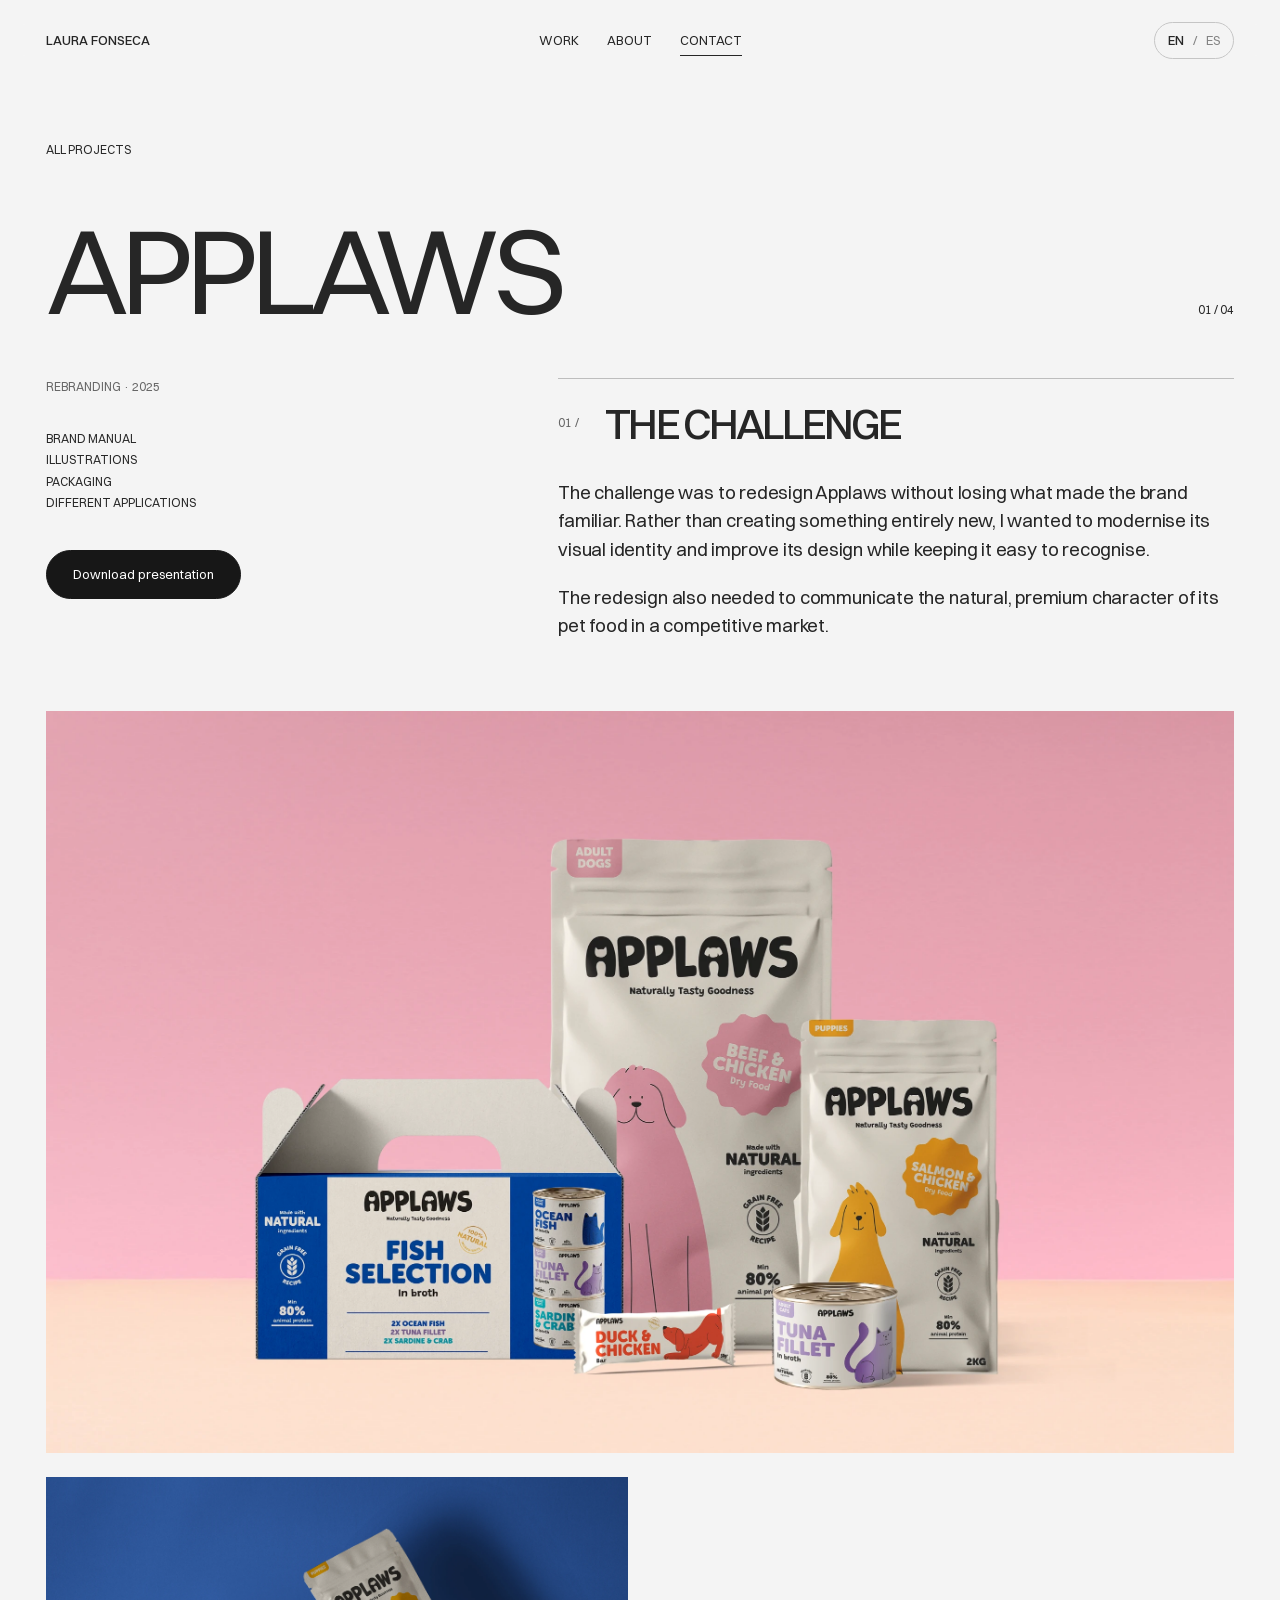
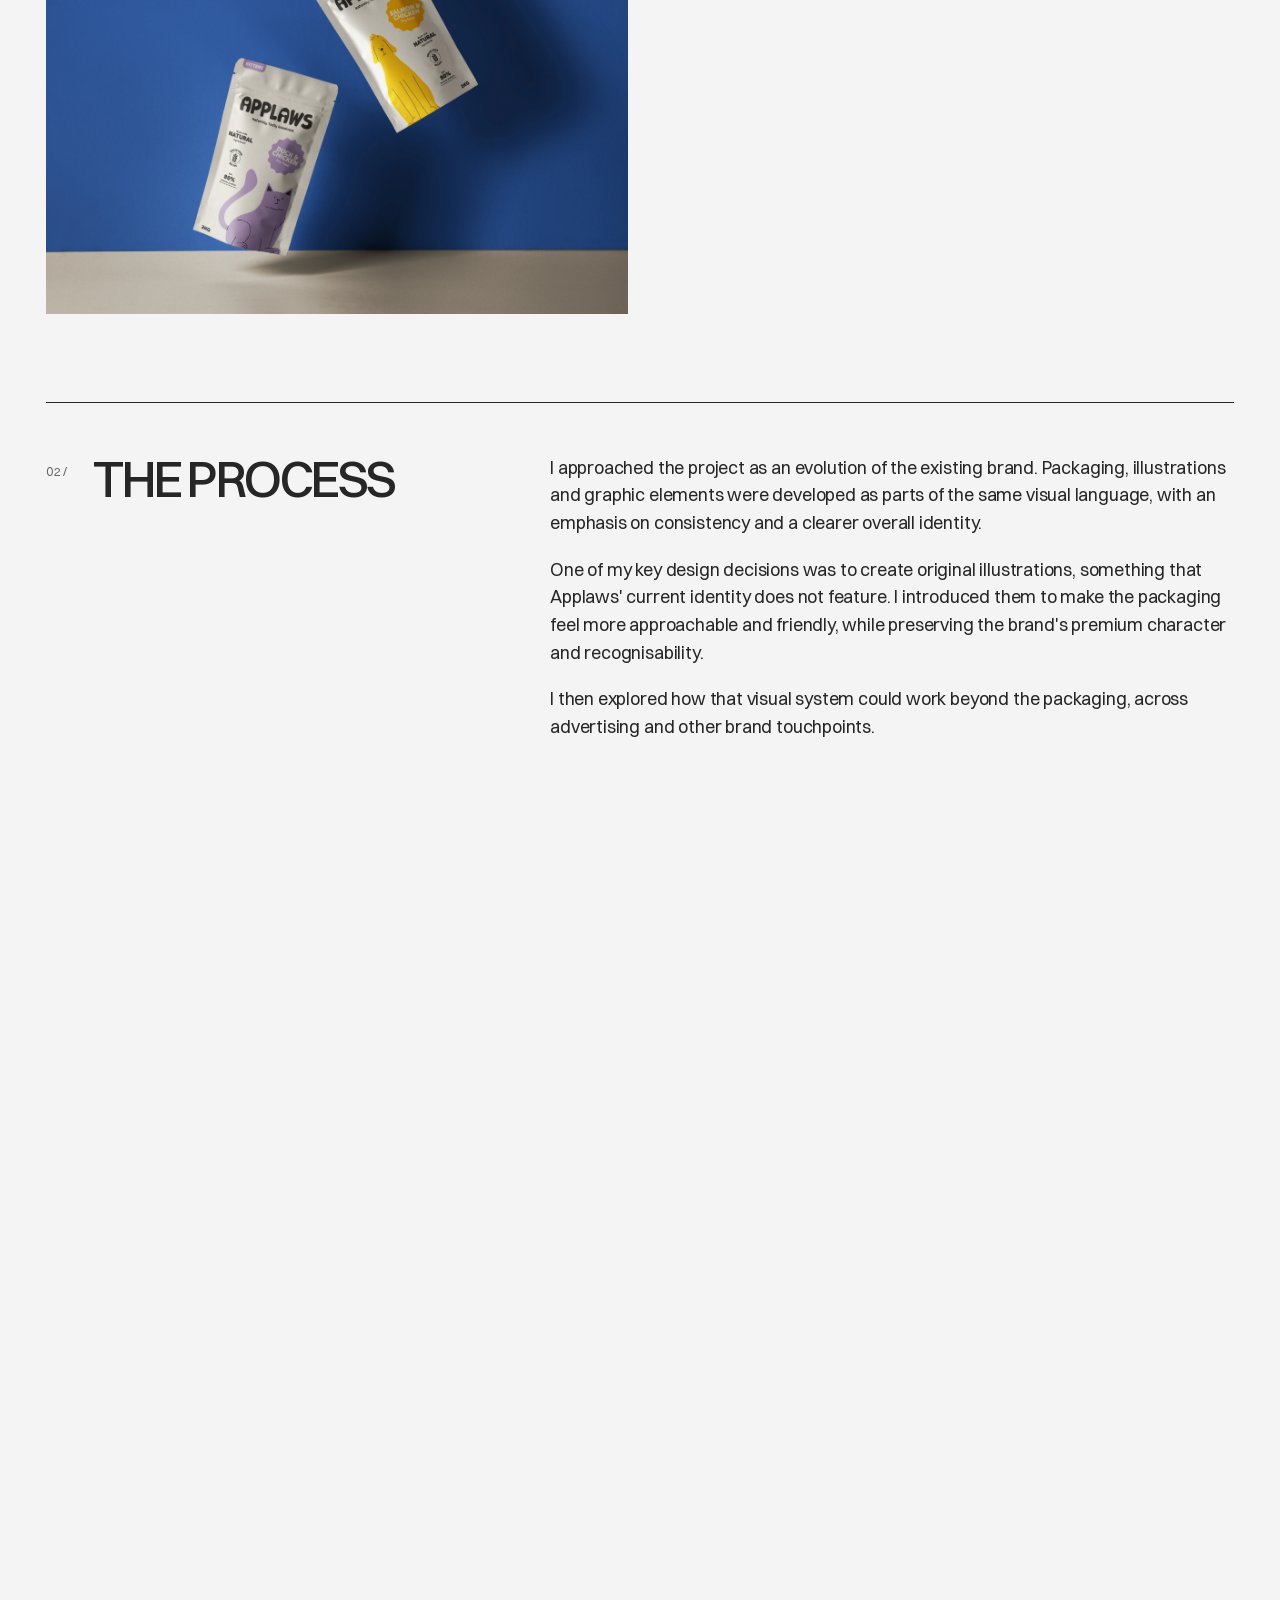
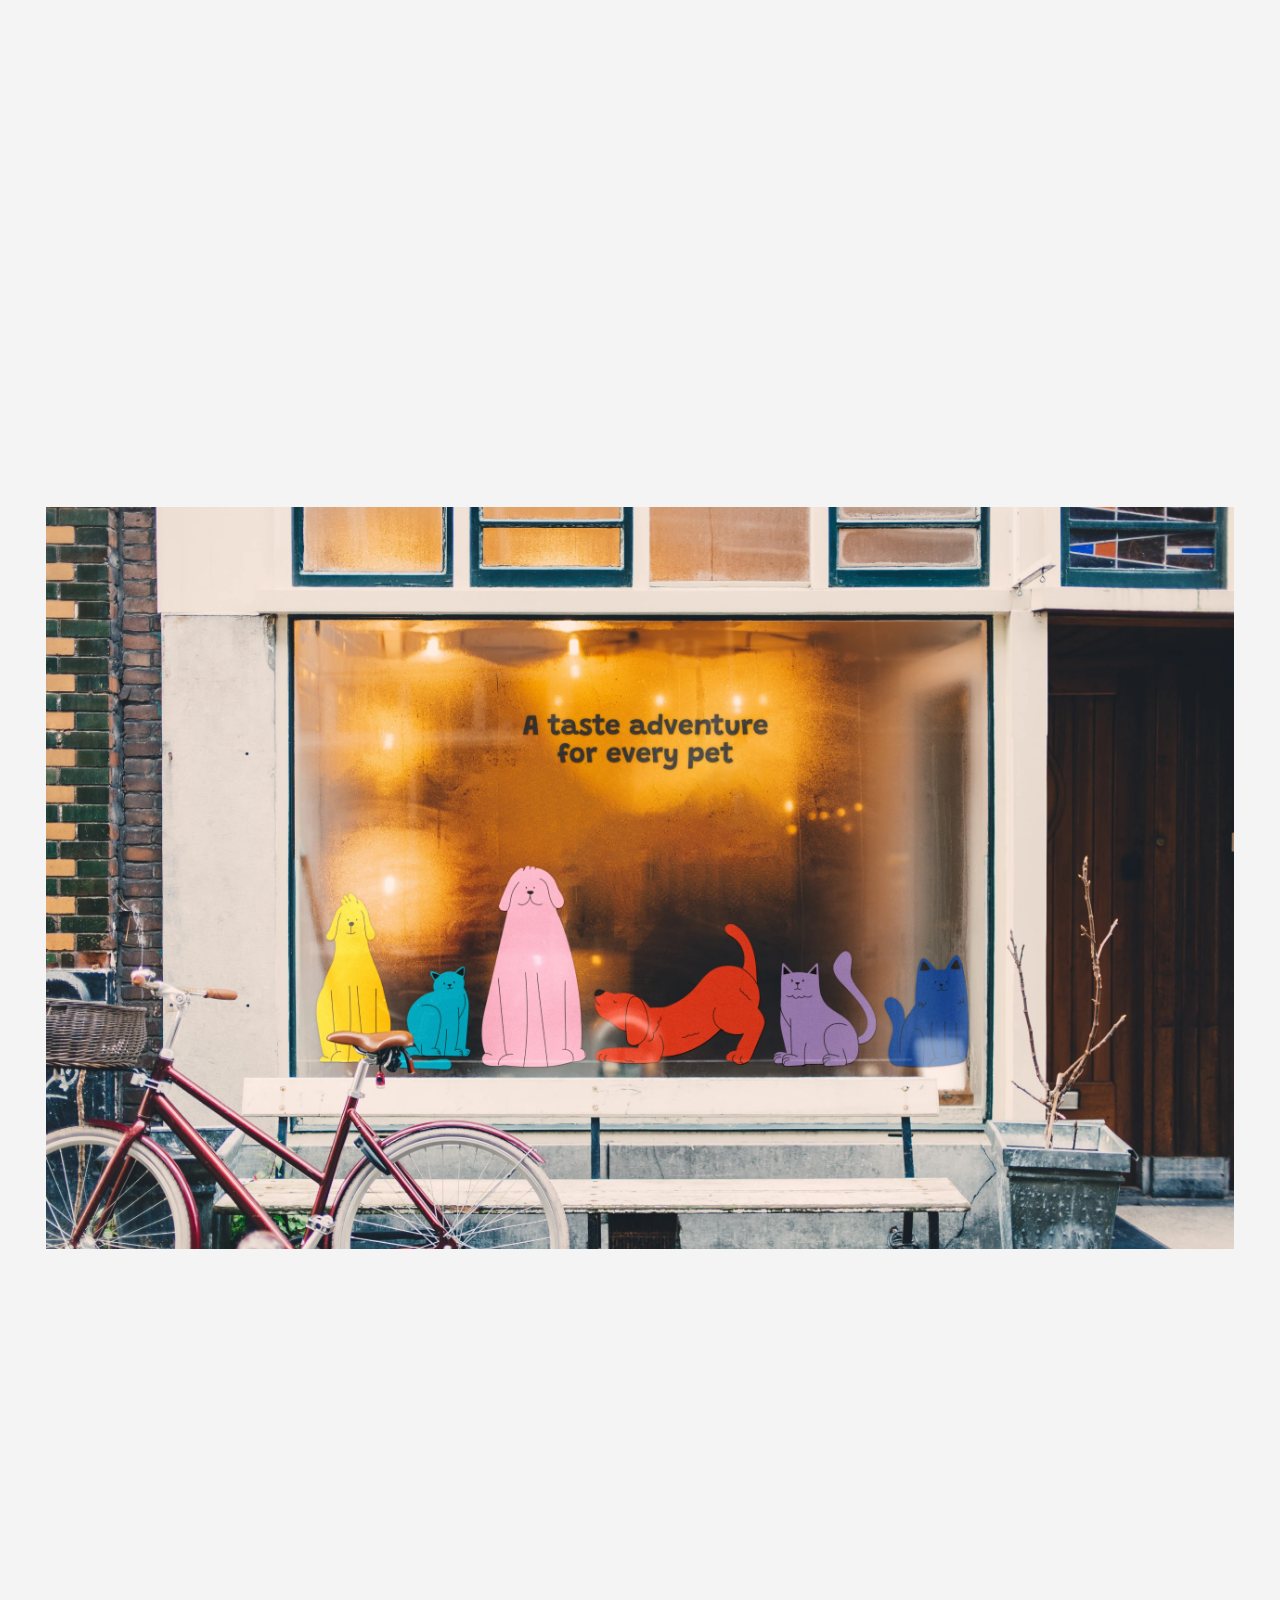
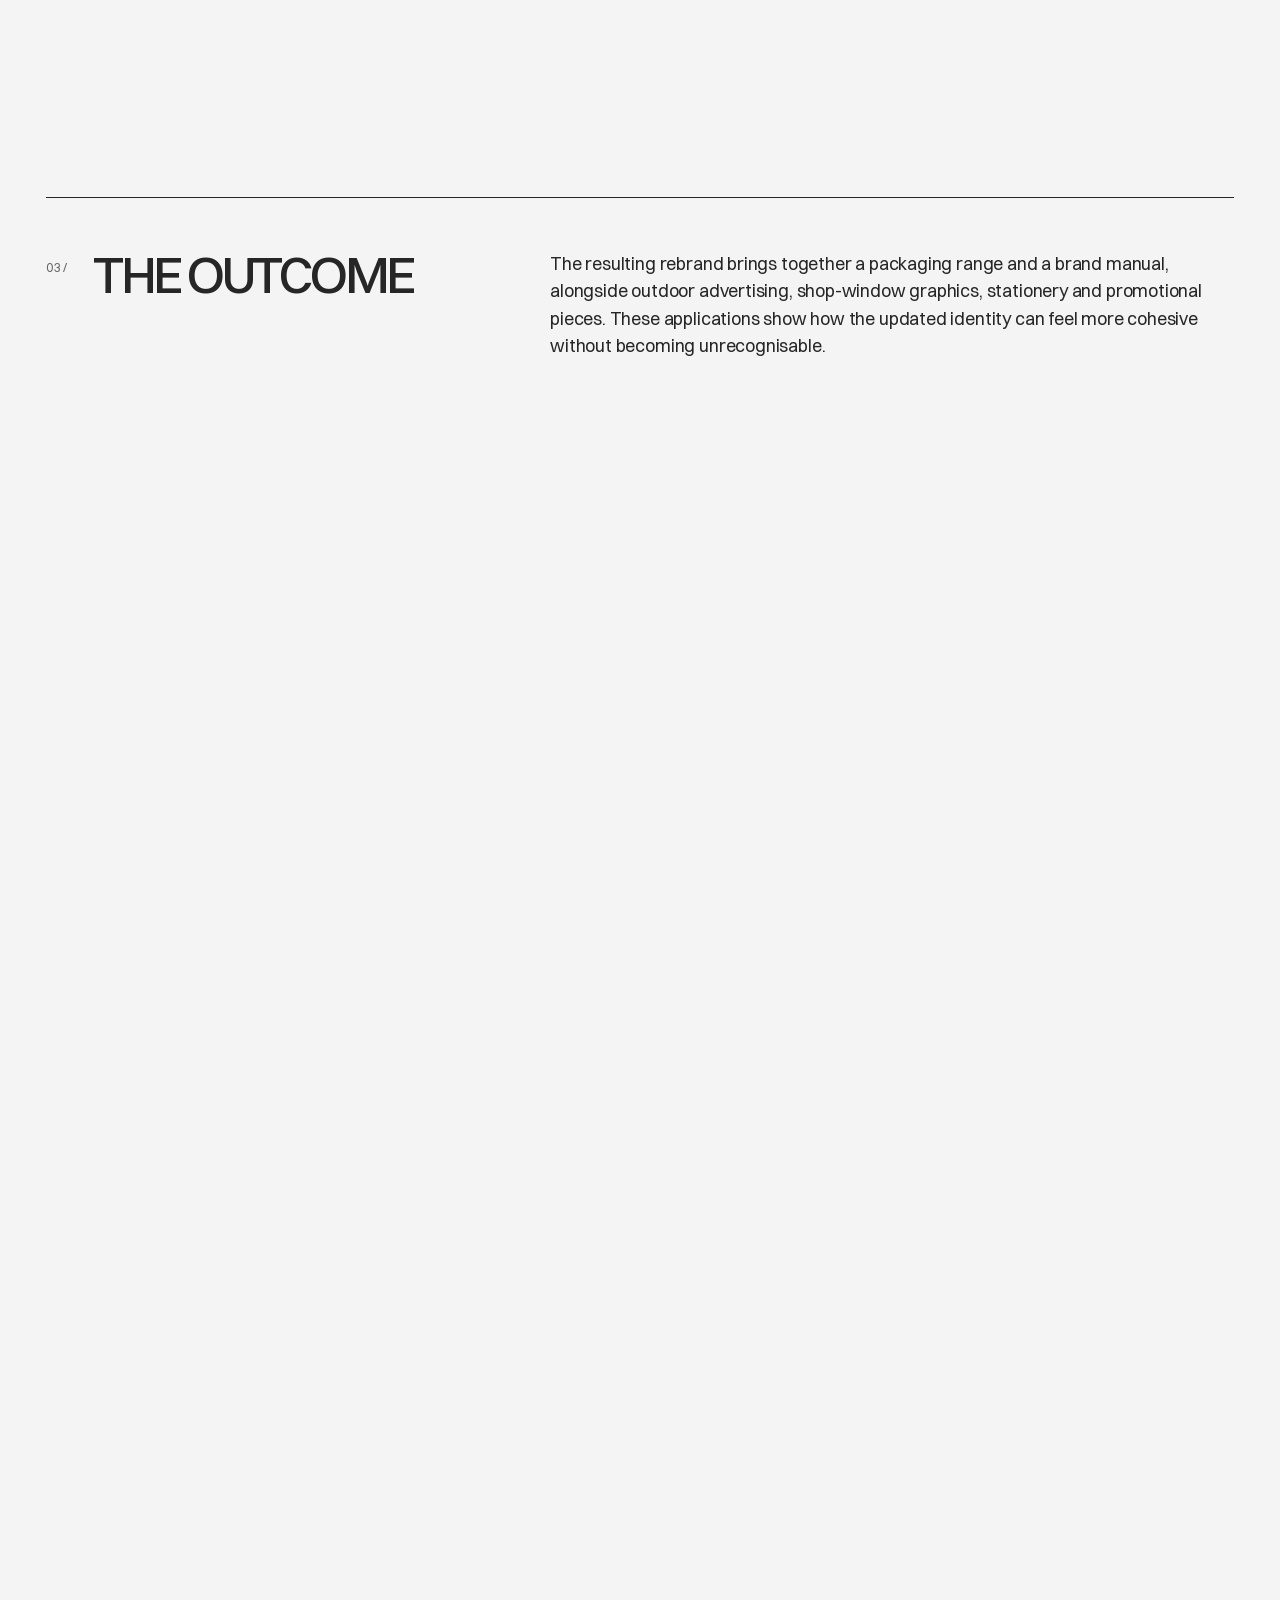
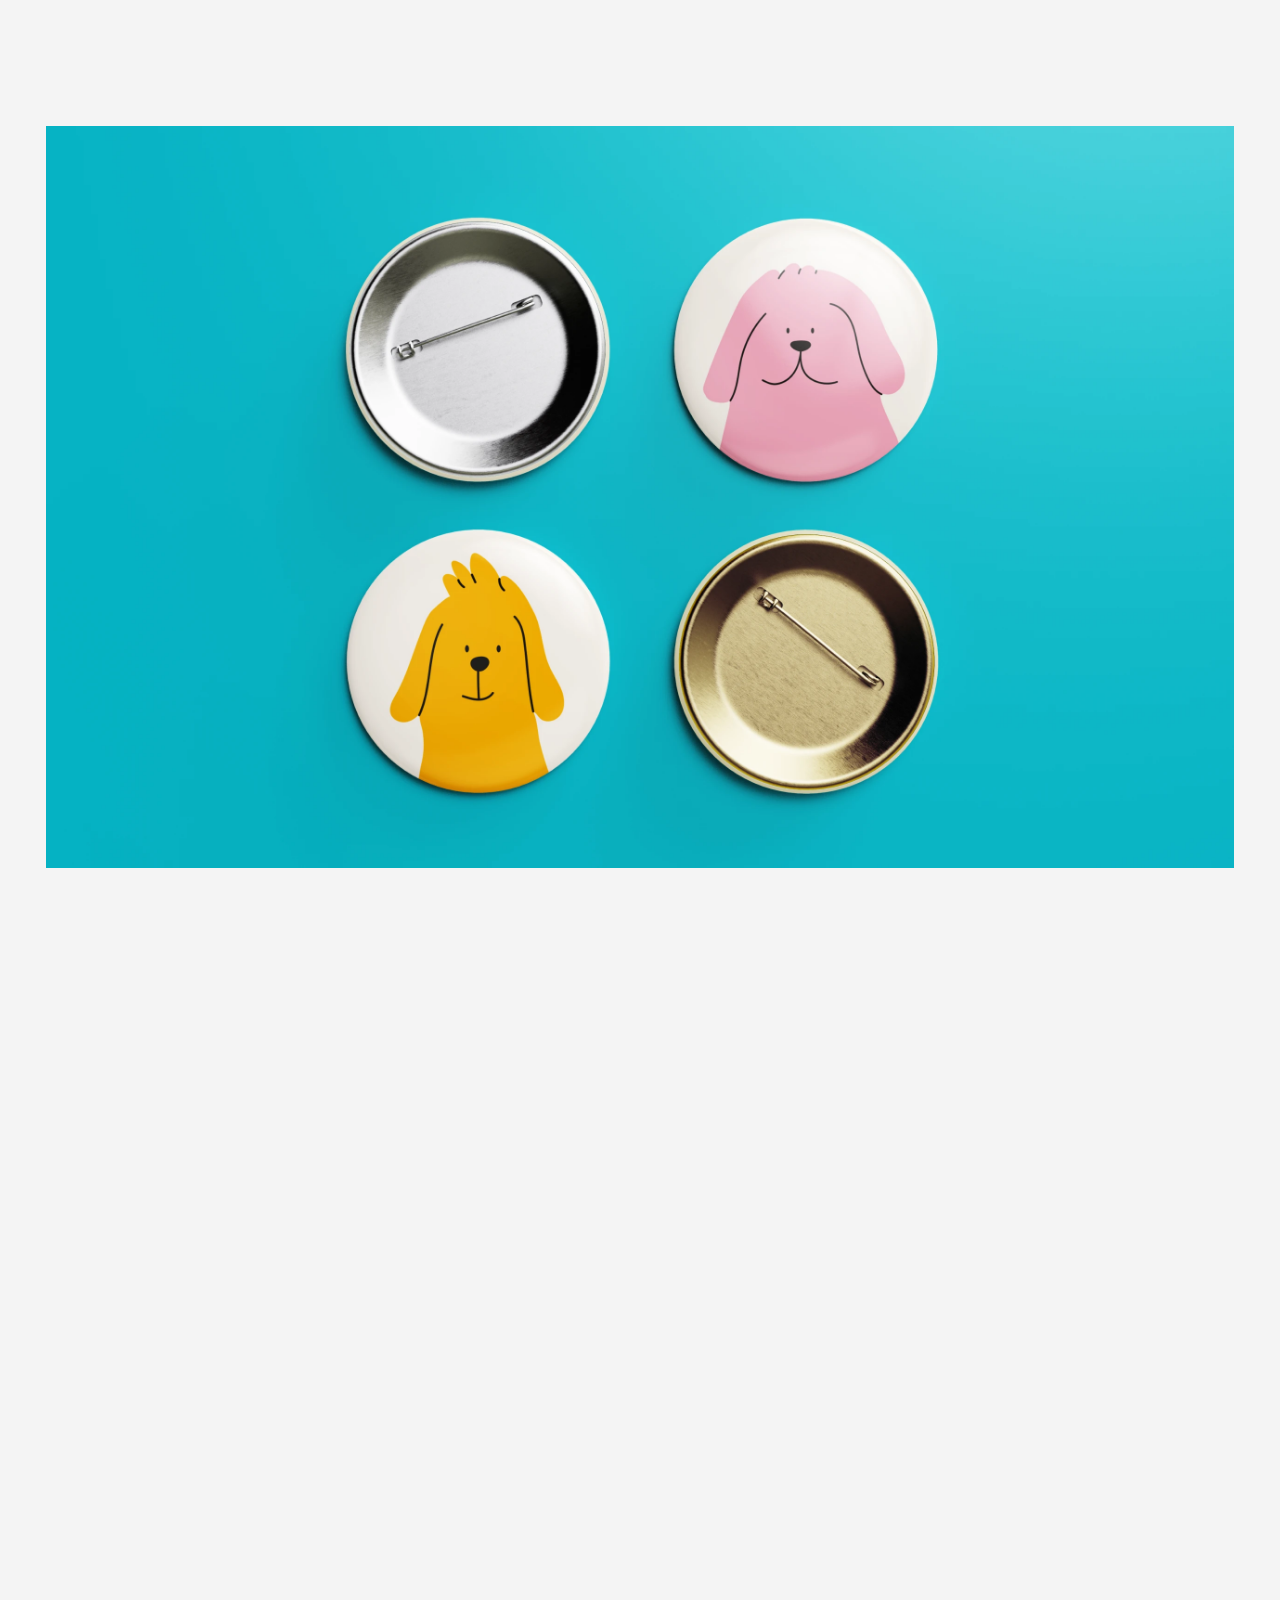
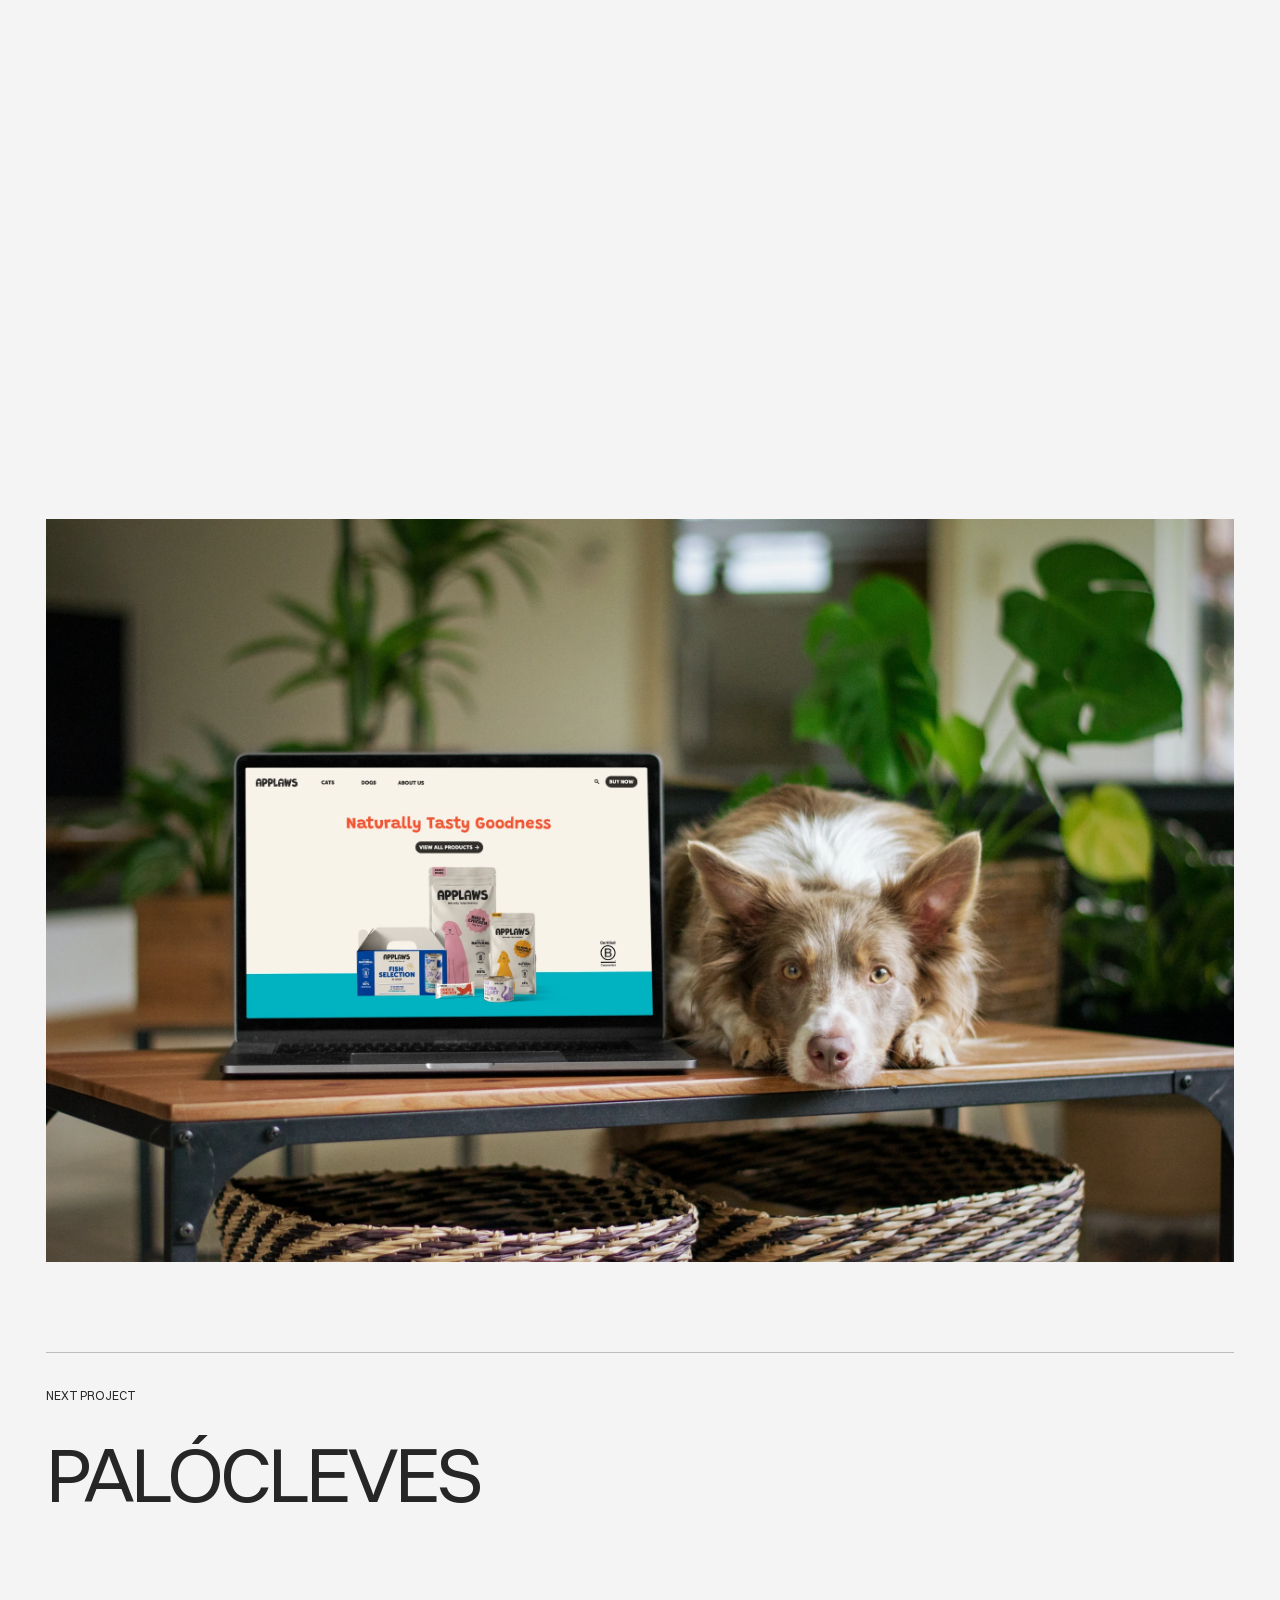
<file: applaws.html>
<!doctype html>
<html lang="en"><head><meta charset="utf-8"><meta name="viewport" content="width=device-width,initial-scale=1"><title>APPLAWS — Laura Fonseca</title><meta name="description" content="For this project, I had the opportunity to refresh the visual identity of Applaws, a premium pet food brand focused on offering natural, high-quality ingredients for cats and "><meta name="robots" content="index,follow,max-image-preview:large"><meta name="theme-color" content="#f4f4f4"><meta property="og:type" content="website"><meta property="og:title" content="APPLAWS — Laura Fonseca"><meta property="og:description" content="For this project, I had the opportunity to refresh the visual identity of Applaws, a premium pet food brand focused on offering natural, high-quality ingredients for cats and "><meta property="og:locale" content="en_GB"><meta property="og:image" content="assets/social-preview.jpg"><meta property="og:image:alt" content="Laura Fonseca — graphic design portfolio"><meta name="twitter:card" content="summary_large_image"><link rel="alternate" hreflang="en" href="applaws.html"><link rel="alternate" hreflang="es" href="es/applaws.html"><link rel="icon" href="assets/favicon.svg" type="image/svg+xml"><link rel="preload" href="assets/fonts/switzer-400.woff2" as="font" type="font/woff2" crossorigin><link rel="stylesheet" href="style.css"><script src="script.js" defer></script><script type="application/ld+json">{"@context": "https://schema.org", "@type": "Person", "name": "Laura Fonseca", "jobTitle": "Graphic & multimedia designer", "sameAs": ["https://www.instagram.com/laurafonseca.design/", "https://www.linkedin.com/in/laura-fonseca-ort%C3%A9s-6abb1227b/"], "knowsAbout": ["Graphic Design", "Branding", "Editorial Design", "Visual Identity"], "email": "mailto:laurafonortes@gmail.com"}</script></head><body id="top"><a class="skip" href="#main">Skip to content</a><header class="site-header"><a class="wordmark" href="index.html#hero" aria-label="Laura Fonseca — Work">Laura Fonseca</a><nav class="desktop-nav" aria-label="Main"><a href="index.html#works">Work</a><a href="index.html#about">About</a><a href="index.html#contact">Contact</a></nav><div class="nav-actions"><a class="language-switch" href="es/applaws.html" lang="es" hreflang="es" aria-label="Cambiar a español"><span class="selected">EN</span><span aria-hidden="true">/</span><span class="">ES</span></a><button class="menu-toggle" aria-expanded="false" aria-controls="mobile-nav">Menu <span aria-hidden="true">+</span></button></div><nav id="mobile-nav" class="mobile-nav" aria-label="Mobile menu" hidden><a href="index.html#works">Work</a><a href="index.html#about">About</a><a href="index.html#contact">Contact</a></nav></header><div class="scroll-progress" aria-hidden="true"></div><main id="main" class="project-main"><a class="back-link" href="index.html#works"> All projects</a><div class="project-heading"><h1>APPLAWS</h1><span>01 / 04</span></div><section class="project-intro" aria-label="APPLAWS"><div class="project-facts"><p>Rebranding · 2025</p><ul><li>Brand Manual</li><li>Illustrations</li><li>Packaging</li><li>Different Applications</li></ul><a class="download-button" href="assets/documents/applaws-presentation.pdf" download>Download presentation </a></div><div class="project-description"><section class="project-story project-story--challenge" aria-labelledby="applaws-challenge"><div class="project-story__heading"><span class="project-story__number" aria-hidden="true">01 /</span><h2 class="project-story__title" id="applaws-challenge">THE CHALLENGE</h2></div><div class="project-story__copy"><p>The challenge was to redesign Applaws without losing what made the brand familiar. Rather than creating something entirely new, I wanted to modernise its visual identity and improve its design while keeping it easy to recognise.</p><p>The redesign also needed to communicate the natural, premium character of its pet food in a competitive market.</p></div></section></div></section><div class="project-gallery"><figure class="gallery-item reveal gallery-wide"><a class="gallery-link" href="assets/images/applaws/01-packaging-collection.webp" data-lightbox aria-label="Enlarge image: APPLAWS, 1"><img src="assets/images/applaws/01-packaging-collection.webp" width="2560" height="1809" alt="APPLAWS — packaging collection" decoding="async" fetchpriority="high"></a></figure><figure class="gallery-item reveal"><a class="gallery-link" href="assets/images/applaws/02-product-pouches.webp" data-lightbox aria-label="Enlarge image: APPLAWS, 2"><img src="assets/images/applaws/02-product-pouches.webp" width="2560" height="2105" alt="APPLAWS — product pouches" decoding="async" loading="lazy"></a></figure><figure class="gallery-item reveal"><a class="gallery-link" href="assets/images/applaws/03-brand-identity-overview.webp" data-lightbox aria-label="Enlarge image: APPLAWS, 3"><img src="assets/images/applaws/03-brand-identity-overview.webp" width="2560" height="1645" alt="APPLAWS — brand identity overview" decoding="async" loading="lazy"></a></figure><section class="project-story project-story--process reveal" aria-labelledby="applaws-process"><div class="project-story__heading"><span class="project-story__number" aria-hidden="true">02 /</span><h2 class="project-story__title" id="applaws-process">THE PROCESS</h2></div><div class="project-story__copy"><p>I approached the project as an evolution of the existing brand. Packaging, illustrations and graphic elements were developed as parts of the same visual language, with an emphasis on consistency and a clearer overall identity.</p><p>One of my key design decisions was to create original illustrations, something that Applaws' current identity does not feature. I introduced them to make the packaging feel more approachable and friendly, while preserving the brand's premium character and recognisability.</p><p>I then explored how that visual system could work beyond the packaging, across advertising and other brand touchpoints.</p></div></section><figure class="gallery-item reveal gallery-wide"><a class="gallery-link" href="assets/images/applaws/04-outdoor-brand-banner.webp" data-lightbox aria-label="Enlarge image: APPLAWS, 4"><img src="assets/images/applaws/04-outdoor-brand-banner.webp" width="2560" height="1920" alt="APPLAWS — outdoor brand banner" decoding="async" loading="lazy"></a></figure><figure class="gallery-item reveal"><a class="gallery-link" href="assets/images/applaws/05-outdoor-advertising-posters.webp" data-lightbox aria-label="Enlarge image: APPLAWS, 5"><img src="assets/images/applaws/05-outdoor-advertising-posters.webp" width="2560" height="1920" alt="APPLAWS — outdoor advertising posters" decoding="async" loading="lazy"></a></figure><figure class="gallery-item reveal"><a class="gallery-link" href="assets/images/applaws/06-bus-stop-advertisement.webp" data-lightbox aria-label="Enlarge image: APPLAWS, 6"><img src="assets/images/applaws/06-bus-stop-advertisement.webp" width="2560" height="1706" alt="APPLAWS — bus stop advertisement" decoding="async" loading="lazy"></a></figure><figure class="gallery-item reveal gallery-wide"><a class="gallery-link" href="assets/images/applaws/07-storefront-window-graphics.webp" data-lightbox aria-label="Enlarge image: APPLAWS, 7"><img src="assets/images/applaws/07-storefront-window-graphics.webp" width="2560" height="1708" alt="APPLAWS — storefront window graphics" decoding="async" loading="lazy"></a></figure><figure class="gallery-item reveal"><a class="gallery-link" href="assets/images/applaws/08-promotional-brochure.webp" data-lightbox aria-label="Enlarge image: APPLAWS, 8"><img src="assets/images/applaws/08-promotional-brochure.webp" width="2560" height="1708" alt="APPLAWS — promotional brochure" decoding="async" loading="lazy"></a></figure><figure class="gallery-item reveal"><a class="gallery-link" href="assets/images/applaws/09-branded-stationery.webp" data-lightbox aria-label="Enlarge image: APPLAWS, 9"><img src="assets/images/applaws/09-branded-stationery.webp" width="2560" height="1920" alt="APPLAWS — branded stationery" decoding="async" loading="lazy"></a></figure><section class="project-story project-story--outcome reveal" aria-labelledby="applaws-outcome"><div class="project-story__heading"><span class="project-story__number" aria-hidden="true">03 /</span><h2 class="project-story__title" id="applaws-outcome">THE OUTCOME</h2></div><div class="project-story__copy"><p>The resulting rebrand brings together a packaging range and a brand manual, alongside outdoor advertising, shop-window graphics, stationery and promotional pieces. These applications show how the updated identity can feel more cohesive without becoming unrecognisable.</p></div></section><figure class="gallery-item reveal gallery-wide"><a class="gallery-link" href="assets/images/applaws/10-business-cards.webp" data-lightbox aria-label="Enlarge image: APPLAWS, 10"><img src="assets/images/applaws/10-business-cards.webp" width="2560" height="1706" alt="APPLAWS — business cards" decoding="async" loading="lazy"></a></figure><figure class="gallery-item reveal"><a class="gallery-link" href="assets/images/applaws/11-staff-id-card.webp" data-lightbox aria-label="Enlarge image: APPLAWS, 11"><img src="assets/images/applaws/11-staff-id-card.webp" width="2560" height="1920" alt="APPLAWS — staff id card" decoding="async" loading="lazy"></a></figure><figure class="gallery-item reveal"><a class="gallery-link" href="assets/images/applaws/12-branded-lanyard.webp" data-lightbox aria-label="Enlarge image: APPLAWS, 12"><img src="assets/images/applaws/12-branded-lanyard.webp" width="2500" height="1600" alt="APPLAWS — branded lanyard" decoding="async" loading="lazy"></a></figure><figure class="gallery-item reveal gallery-wide"><a class="gallery-link" href="assets/images/applaws/13-pin-badges.webp" data-lightbox aria-label="Enlarge image: APPLAWS, 13"><img src="assets/images/applaws/13-pin-badges.webp" width="2560" height="2560" alt="APPLAWS — pin badges" decoding="async" loading="lazy"></a></figure><figure class="gallery-item reveal"><a class="gallery-link" href="assets/images/applaws/14-branded-keychains.webp" data-lightbox aria-label="Enlarge image: APPLAWS, 14"><img src="assets/images/applaws/14-branded-keychains.webp" width="2560" height="1920" alt="APPLAWS — branded keychains" decoding="async" loading="lazy"></a></figure><figure class="gallery-item reveal"><a class="gallery-link" href="assets/images/applaws/15-branded-mugs.webp" data-lightbox aria-label="Enlarge image: APPLAWS, 15"><img src="assets/images/applaws/15-branded-mugs.webp" width="2560" height="1920" alt="APPLAWS — branded mugs" decoding="async" loading="lazy"></a></figure><figure class="gallery-item reveal gallery-wide"><a class="gallery-link" href="assets/images/applaws/16-drawstring-backpack.webp" data-lightbox aria-label="Enlarge image: APPLAWS, 16"><img src="assets/images/applaws/16-drawstring-backpack.webp" width="2560" height="1706" alt="APPLAWS — drawstring backpack" decoding="async" loading="lazy"></a></figure><figure class="gallery-item reveal gallery-wide"><a class="gallery-link" href="assets/images/applaws/17-website-laptop-mockup.webp" data-lightbox aria-label="Enlarge image: APPLAWS, 17"><img src="assets/images/applaws/17-website-laptop-mockup.webp" width="2560" height="1706" alt="APPLAWS — website laptop mockup" decoding="async" loading="lazy"></a></figure></div><a class="next-project" href="palocleves.html"><span>Next project</span><strong>PALÓCLEVES</strong></a></main><dialog class="lightbox" aria-label="Enlarge image"><div class="lightbox-toolbar"><span class="lightbox-count" aria-live="polite"></span><button class="lightbox-close">Close ×</button></div><button class="lightbox-prev" aria-label="Previous image">Previous</button><img alt=""><button class="lightbox-next" aria-label="Next image">Next</button></dialog><section id="contact" class="footer-reveal" aria-label="Contact"><div class="footer-reveal__stage"><div class="footer-reveal__surface"><div class="contact section"><p class="eyebrow">Contact</p><a class="contact-title" href="mailto:laurafonortes@gmail.com"><h2>LET’S<br>CONNECT</h2></a></div><footer class="footer"><div class="socials"><a href="https://www.instagram.com/laurafonseca.design/" target="_blank" rel="noopener noreferrer">Instagram </a><a href="https://www.linkedin.com/in/laura-fonseca-ort%C3%A9s-6abb1227b/" target="_blank" rel="noopener noreferrer">LinkedIn </a><a href="mailto:laurafonortes@gmail.com">Mail </a></div><div class="footer-bottom"><span>© 2026 Laura Fonseca</span><a href="privacy.html">Privacy Policy</a><a href="#top">Back to top </a></div></footer></div></div></section></body></html>
</file>
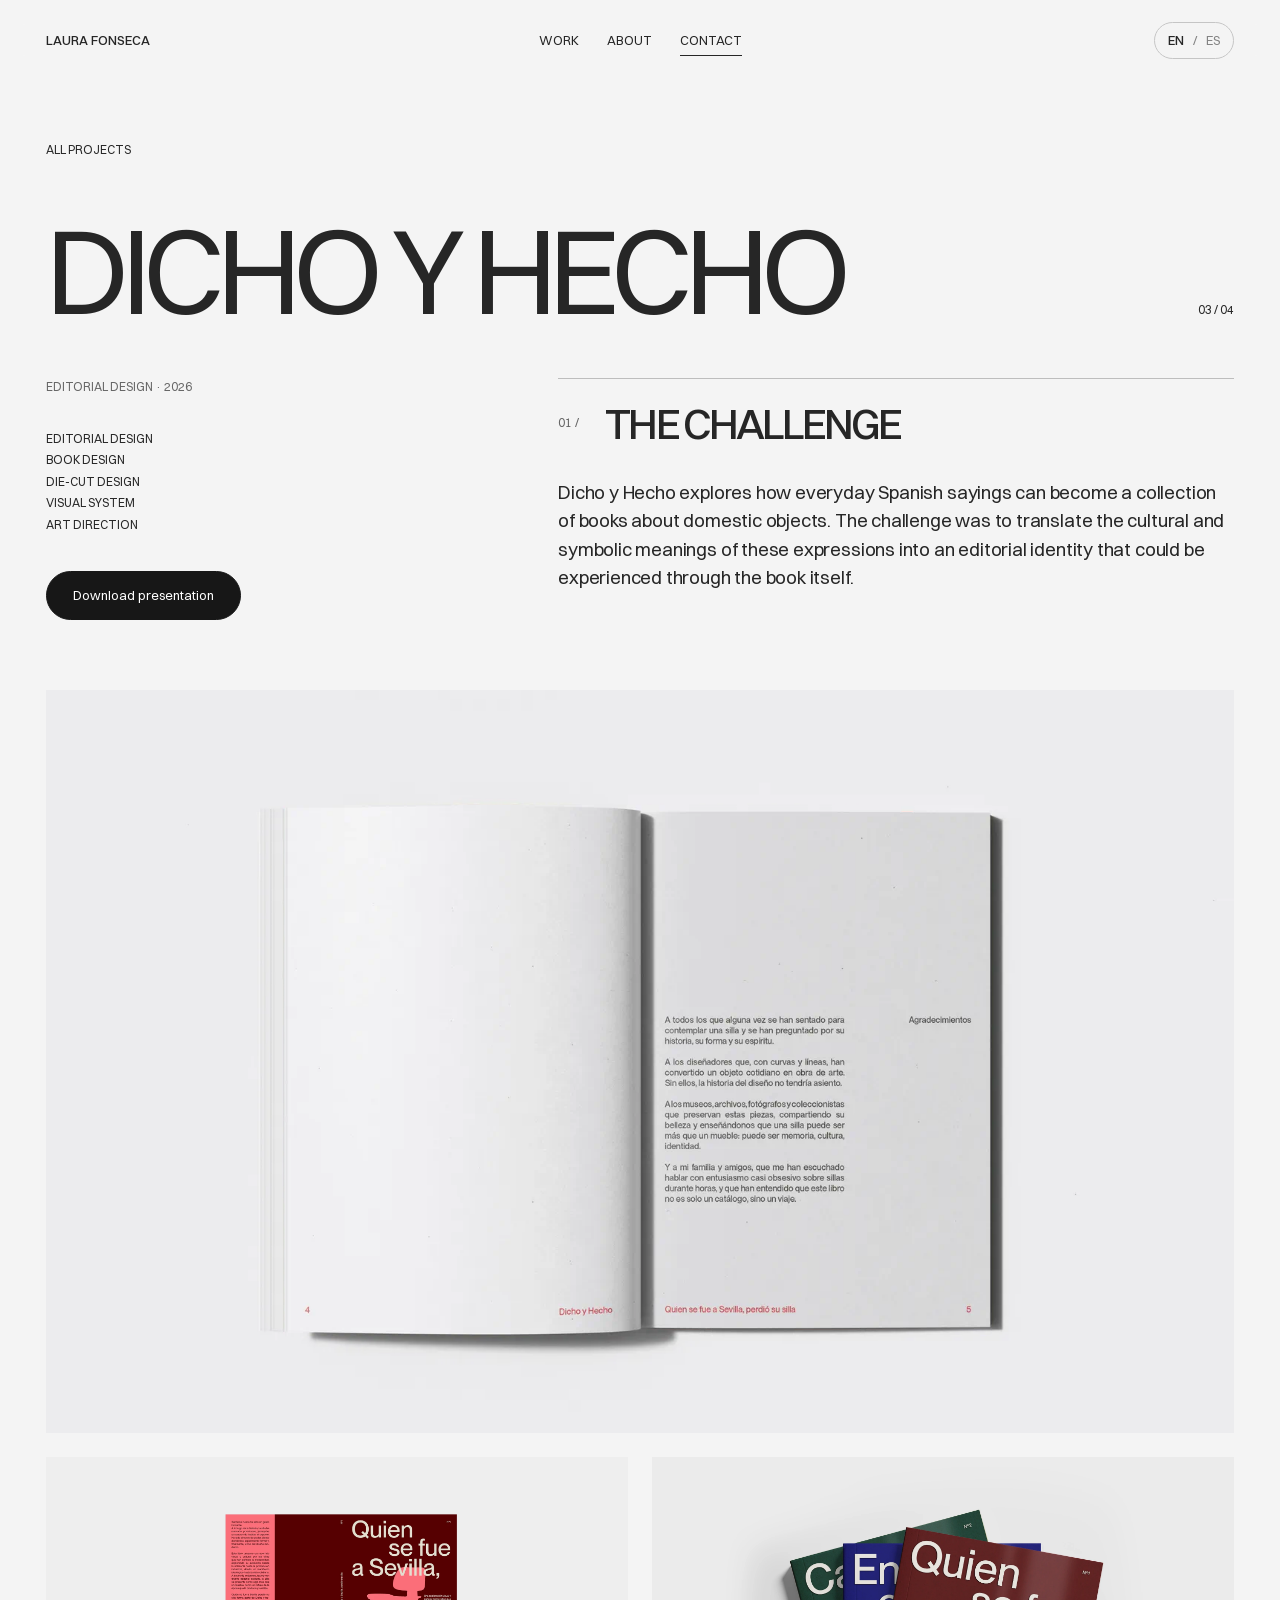
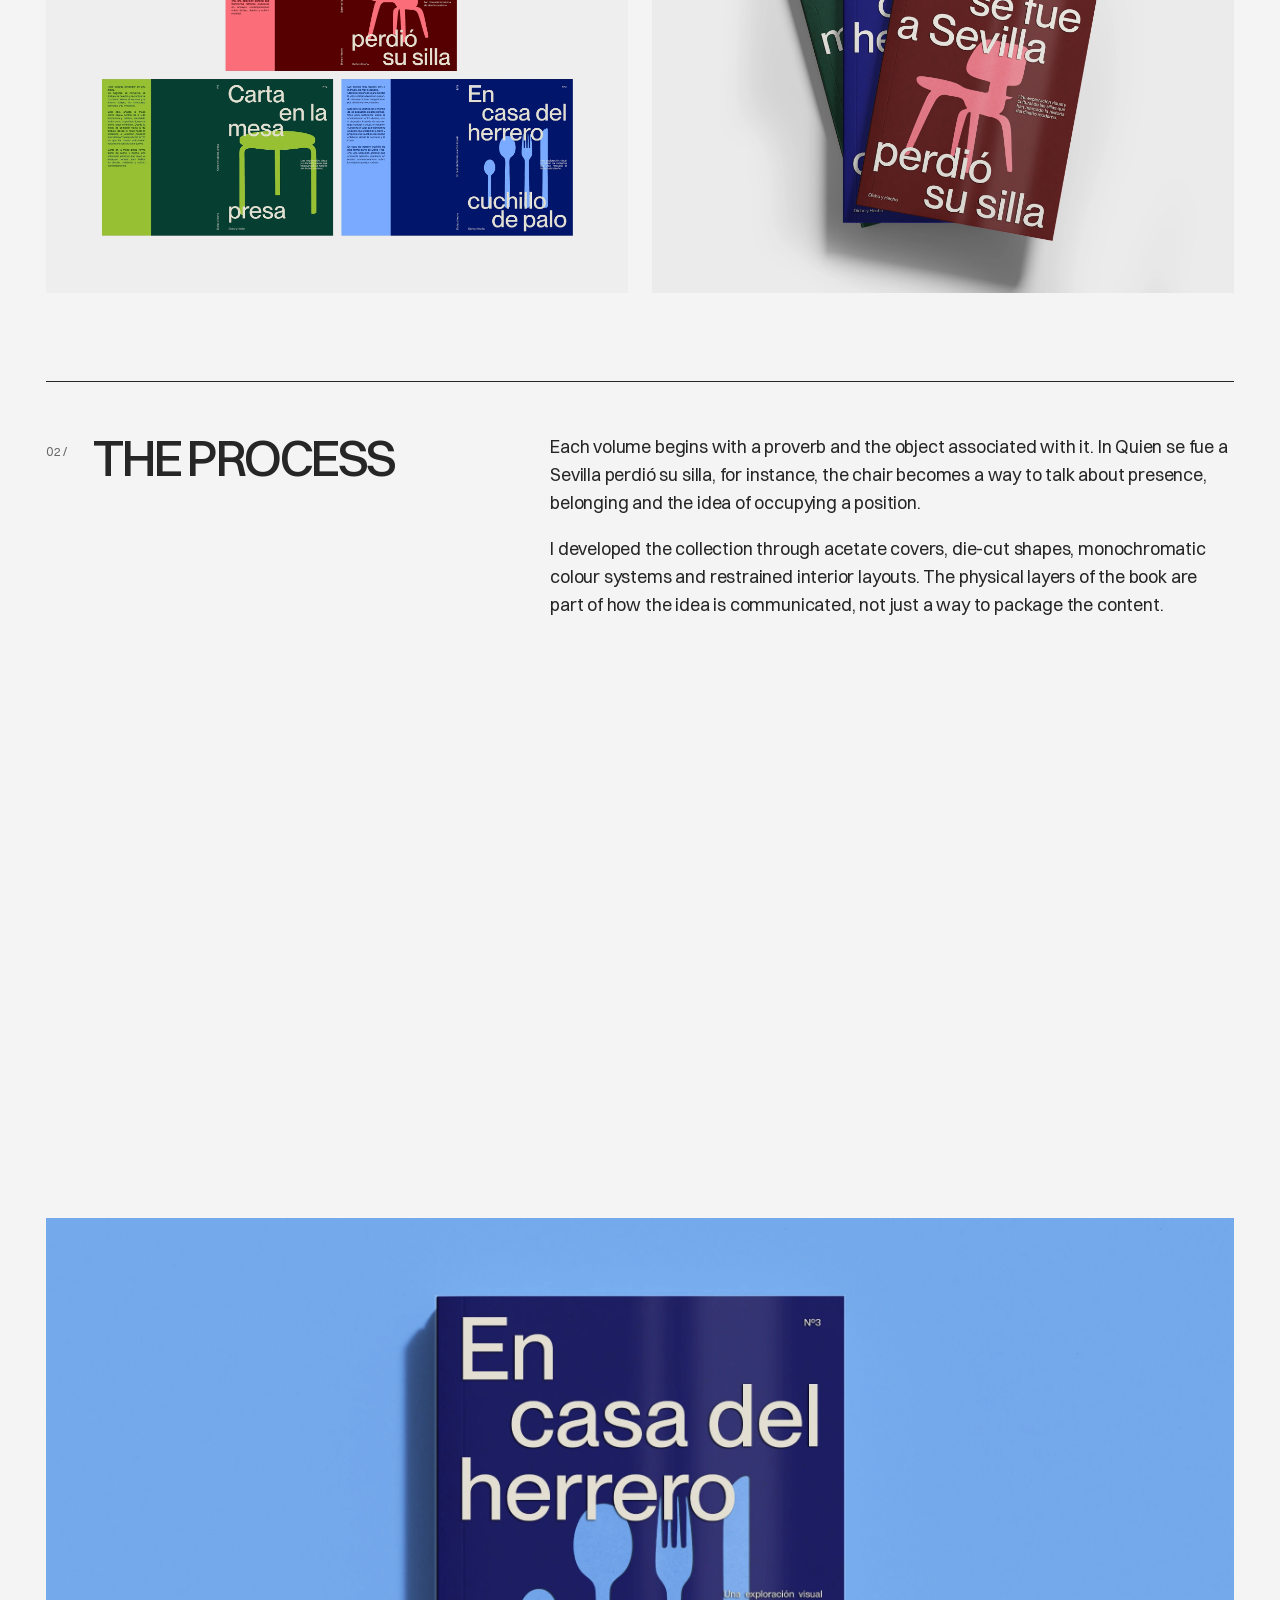
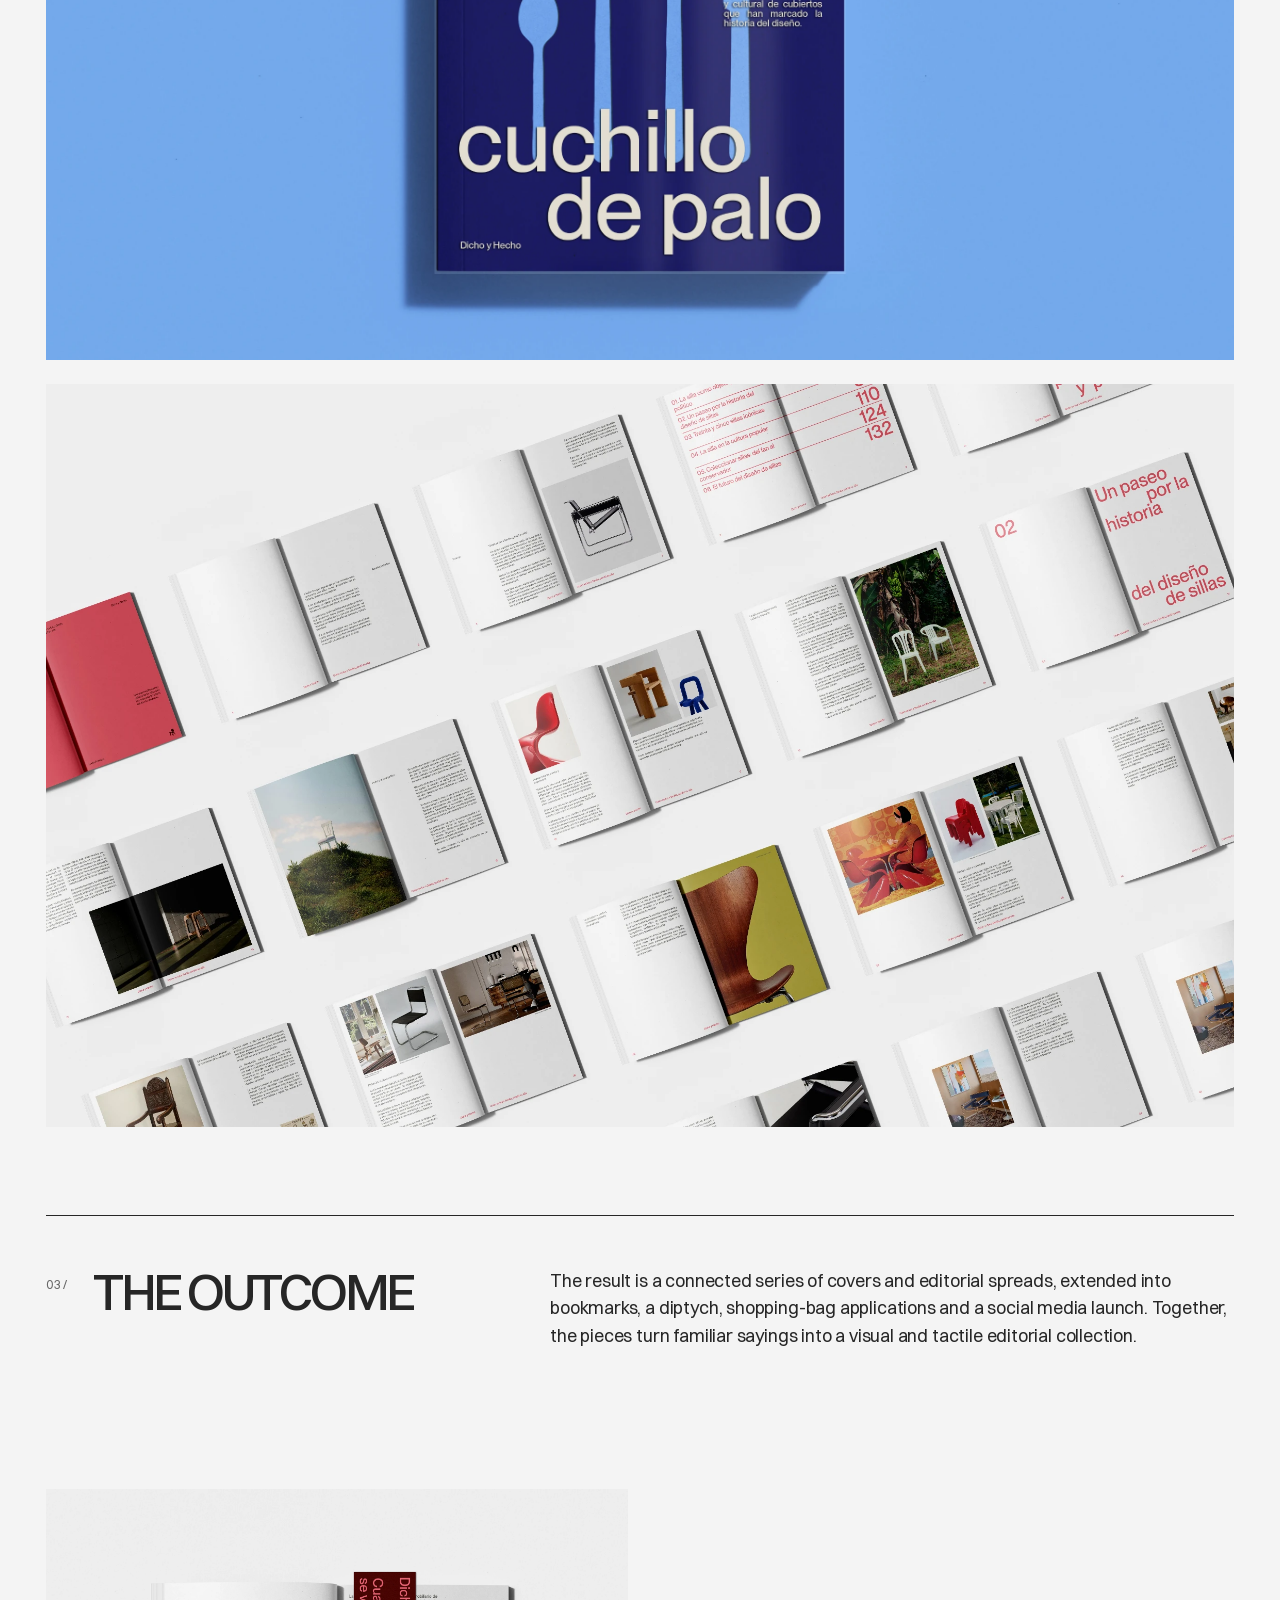
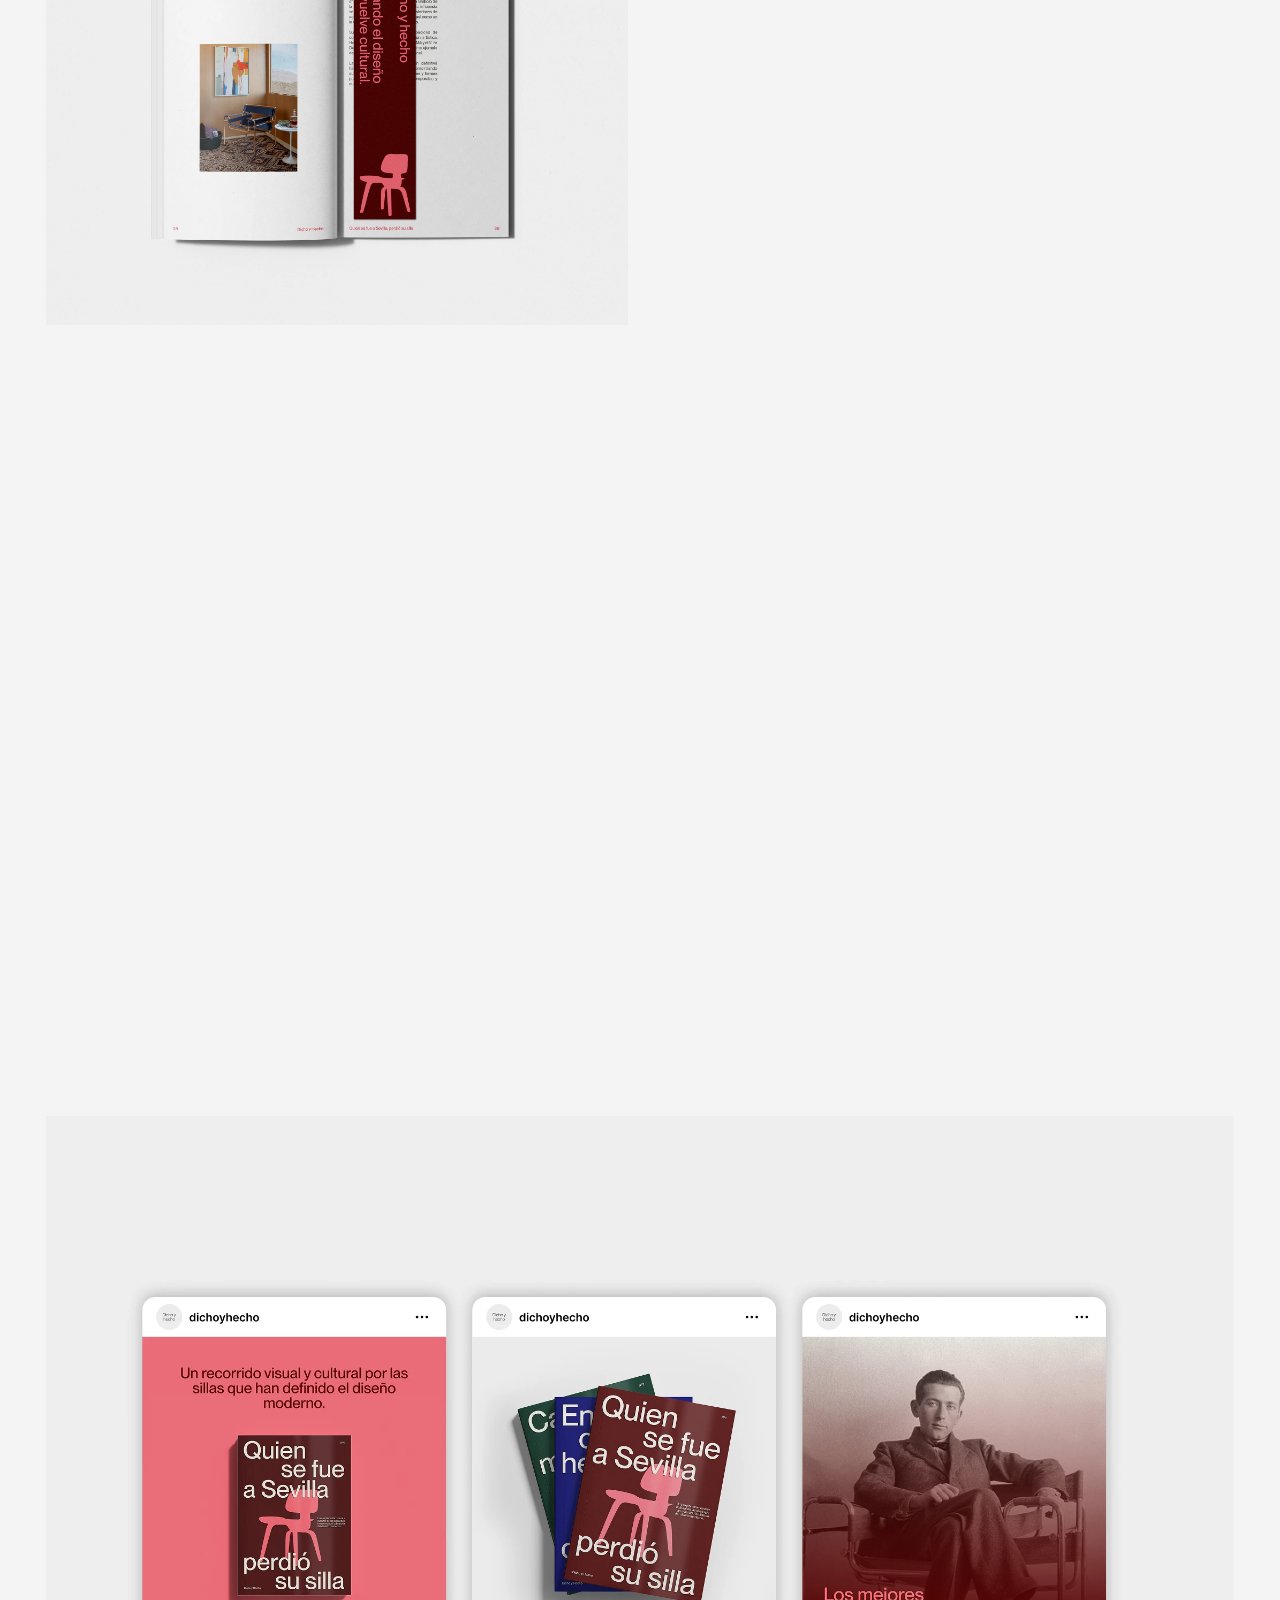
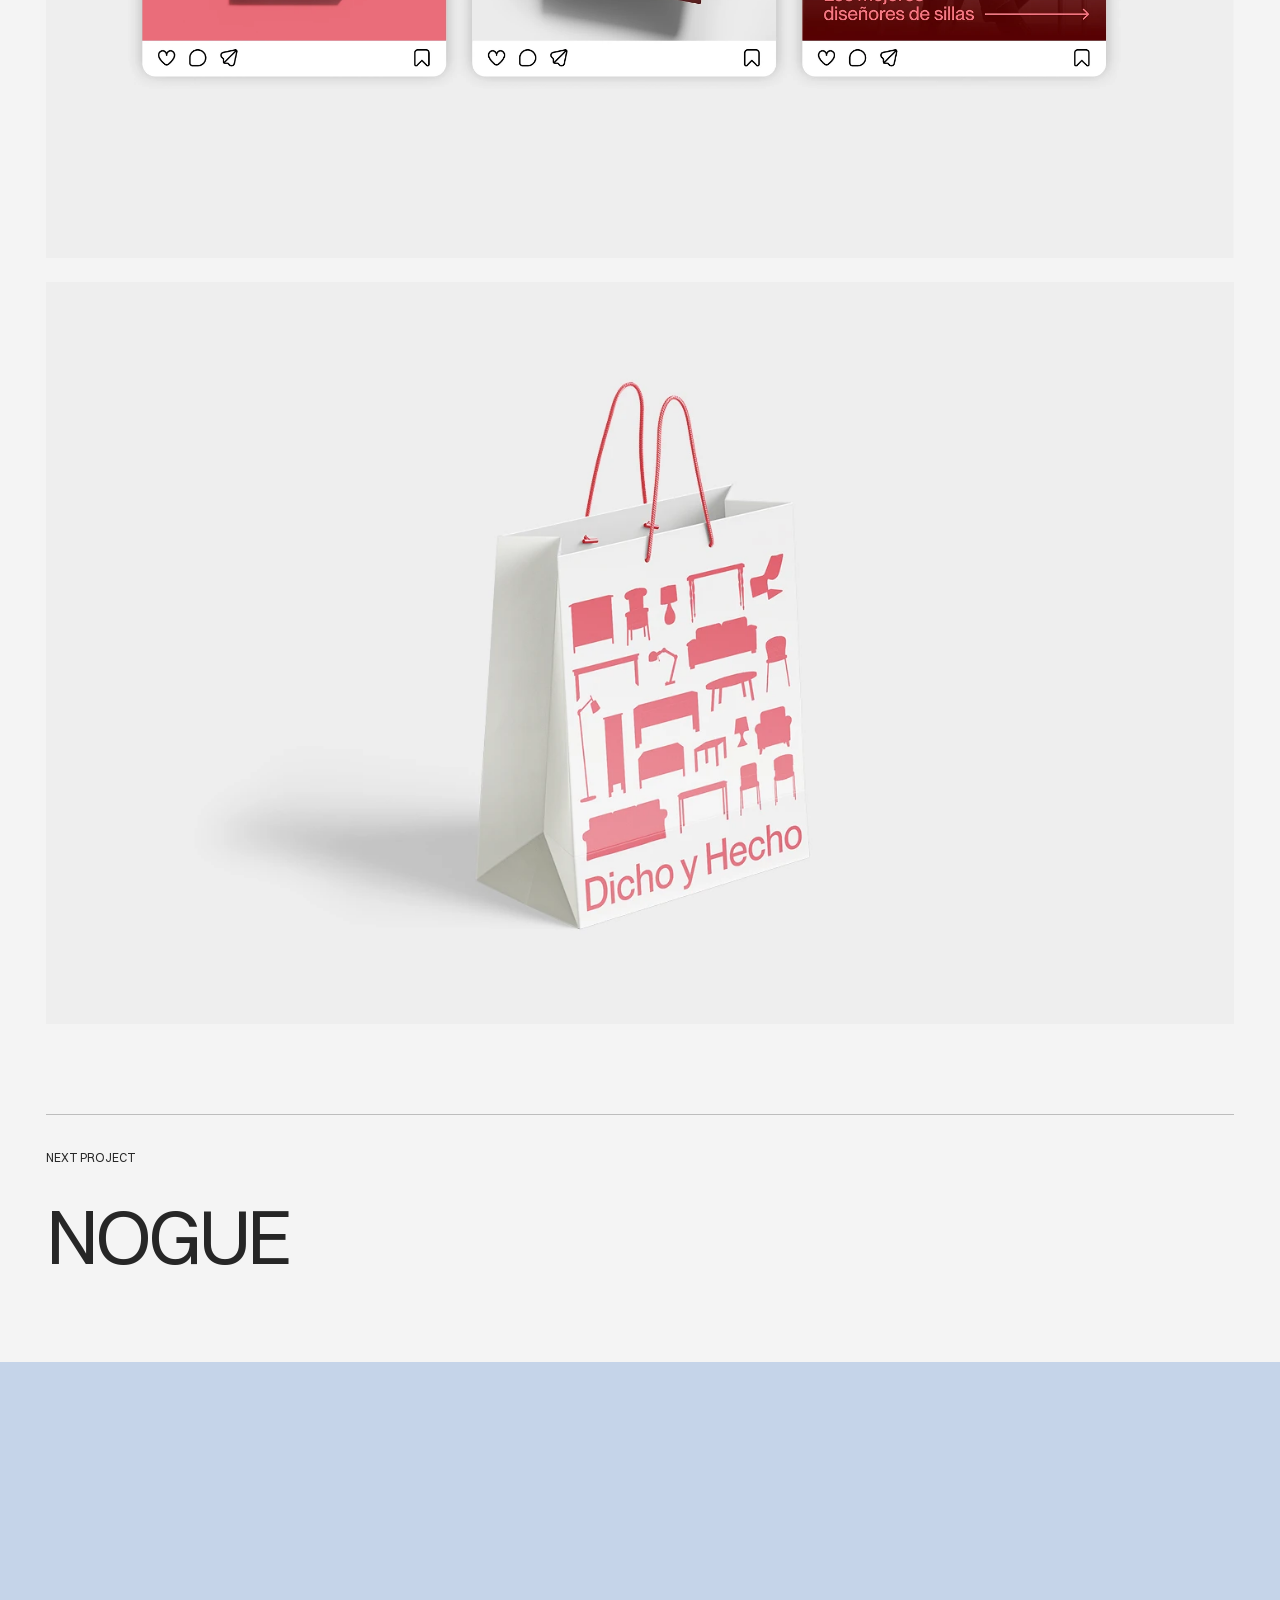
<file: dicho-y-hecho.html>
<!doctype html>
<html lang="en"><head><meta charset="utf-8"><meta name="viewport" content="width=device-width,initial-scale=1"><title>DICHO Y HECHO — Laura Fonseca</title><meta name="description" content="Dicho y hecho is an editorial design project for a collection of die-cut books about domestic objects and popular Spanish sayings."><meta name="robots" content="index,follow,max-image-preview:large"><meta name="theme-color" content="#f4f4f4"><meta property="og:type" content="website"><meta property="og:title" content="DICHO Y HECHO — Laura Fonseca"><meta property="og:description" content="Dicho y hecho is an editorial design project for a collection of die-cut books about domestic objects and popular Spanish sayings."><meta property="og:locale" content="en_GB"><meta property="og:image" content="assets/social-preview.jpg"><meta property="og:image:alt" content="Laura Fonseca — graphic design portfolio"><meta name="twitter:card" content="summary_large_image"><link rel="alternate" hreflang="en" href="dicho-y-hecho.html"><link rel="alternate" hreflang="es" href="es/dicho-y-hecho.html"><link rel="icon" href="assets/favicon.svg" type="image/svg+xml"><link rel="preload" href="assets/fonts/switzer-400.woff2" as="font" type="font/woff2" crossorigin><link rel="stylesheet" href="style.css"><script src="script.js" defer></script><script type="application/ld+json">{"@context": "https://schema.org", "@type": "Person", "name": "Laura Fonseca", "jobTitle": "Graphic & multimedia designer", "sameAs": ["https://www.instagram.com/laurafonseca.design/", "https://www.linkedin.com/in/laura-fonseca-ort%C3%A9s-6abb1227b/"], "knowsAbout": ["Graphic Design", "Branding", "Editorial Design", "Visual Identity"], "email": "mailto:laurafonortes@gmail.com"}</script></head><body id="top"><a class="skip" href="#main">Skip to content</a><header class="site-header"><a class="wordmark" href="index.html#hero" aria-label="Laura Fonseca — Work">Laura Fonseca</a><nav class="desktop-nav" aria-label="Main"><a href="index.html#works">Work</a><a href="index.html#about">About</a><a href="index.html#contact">Contact</a></nav><div class="nav-actions"><a class="language-switch" href="es/dicho-y-hecho.html" lang="es" hreflang="es" aria-label="Cambiar a español"><span class="selected">EN</span><span aria-hidden="true">/</span><span class="">ES</span></a><button class="menu-toggle" aria-expanded="false" aria-controls="mobile-nav">Menu <span aria-hidden="true">+</span></button></div><nav id="mobile-nav" class="mobile-nav" aria-label="Mobile menu" hidden><a href="index.html#works">Work</a><a href="index.html#about">About</a><a href="index.html#contact">Contact</a></nav></header><div class="scroll-progress" aria-hidden="true"></div><main id="main" class="project-main"><a class="back-link" href="index.html#works"> All projects</a><div class="project-heading"><h1>DICHO Y HECHO</h1><span>03 / 04</span></div><section class="project-intro" aria-label="DICHO Y HECHO"><div class="project-facts"><p>Editorial design · 2026</p><ul><li>Editorial Design</li><li>Book Design</li><li>Die-Cut Design</li><li>Visual System</li><li>Art Direction</li></ul><a class="download-button" href="assets/documents/dicho-y-hecho-presentation.pdf" download>Download presentation </a></div><div class="project-description"><section class="project-story project-story--challenge" aria-labelledby="dicho-y-hecho-challenge"><div class="project-story__heading"><span class="project-story__number" aria-hidden="true">01 /</span><h2 class="project-story__title" id="dicho-y-hecho-challenge">THE CHALLENGE</h2></div><div class="project-story__copy"><p>Dicho y Hecho explores how everyday Spanish sayings can become a collection of books about domestic objects. The challenge was to translate the cultural and symbolic meanings of these expressions into an editorial identity that could be experienced through the book itself.</p></div></section></div></section><div class="project-gallery"><figure class="gallery-item reveal gallery-wide"><a class="gallery-link" href="assets/images/dicho-y-hecho/06-book-pages-animation.webp" data-lightbox aria-label="Enlarge image: DICHO Y HECHO, 6"><picture><source media="(prefers-reduced-motion: reduce)" srcset="assets/images/dicho-y-hecho/06-book-pages-animation-still.webp"><img src="assets/images/dicho-y-hecho/06-book-pages-animation-still.webp" data-animated="assets/images/dicho-y-hecho/06-book-pages-animation.webp" data-still="assets/images/dicho-y-hecho/06-book-pages-animation-still.webp" width="1600" height="1200" alt="DICHO Y HECHO — book pages animation" decoding="async" loading="lazy" fetchpriority="low"></picture></a></figure><figure class="gallery-item reveal"><a class="gallery-link" href="assets/images/dicho-y-hecho/01-book-collection.webp" data-lightbox aria-label="Enlarge image: DICHO Y HECHO, 1"><img src="assets/images/dicho-y-hecho/01-book-collection.webp" width="2560" height="1703" alt="DICHO Y HECHO — book collection" decoding="async" loading="lazy"></a></figure><figure class="gallery-item reveal"><a class="gallery-link" href="assets/images/dicho-y-hecho/02-book-covers-mockup.webp" data-lightbox aria-label="Enlarge image: DICHO Y HECHO, 2"><img src="assets/images/dicho-y-hecho/02-book-covers-mockup.webp" width="2560" height="1706" alt="DICHO Y HECHO — book covers mockup" decoding="async" loading="lazy"></a></figure><section class="project-story project-story--process reveal" aria-labelledby="dicho-y-hecho-process"><div class="project-story__heading"><span class="project-story__number" aria-hidden="true">02 /</span><h2 class="project-story__title" id="dicho-y-hecho-process">THE PROCESS</h2></div><div class="project-story__copy"><p>Each volume begins with a proverb and the object associated with it. In Quien se fue a Sevilla perdió su silla, for instance, the chair becomes a way to talk about presence, belonging and the idea of occupying a position.</p><p>I developed the collection through acetate covers, die-cut shapes, monochromatic colour systems and restrained interior layouts. The physical layers of the book are part of how the idea is communicated, not just a way to package the content.</p></div></section><figure class="gallery-item reveal"><a class="gallery-link" href="assets/images/dicho-y-hecho/03-sevilla-book-cover.webp" data-lightbox aria-label="Enlarge image: DICHO Y HECHO, 3"><img src="assets/images/dicho-y-hecho/03-sevilla-book-cover.webp" width="2560" height="1920" alt="DICHO Y HECHO — sevilla book cover" decoding="async" loading="lazy"></a></figure><figure class="gallery-item reveal"><a class="gallery-link" href="assets/images/dicho-y-hecho/05-mesa-book-cover.webp" data-lightbox aria-label="Enlarge image: DICHO Y HECHO, 5"><img src="assets/images/dicho-y-hecho/05-mesa-book-cover.webp" width="2560" height="1920" alt="DICHO Y HECHO — mesa book cover" decoding="async" loading="lazy"></a></figure><figure class="gallery-item reveal gallery-wide"><a class="gallery-link" href="assets/images/dicho-y-hecho/04-cubiertos-book-cover.webp" data-lightbox aria-label="Enlarge image: DICHO Y HECHO, 4"><img src="assets/images/dicho-y-hecho/04-cubiertos-book-cover.webp" width="2560" height="1920" alt="DICHO Y HECHO — cubiertos book cover" decoding="async" loading="lazy"></a></figure><figure class="gallery-item reveal gallery-wide"><a class="gallery-link" href="assets/images/dicho-y-hecho/07-book-interior-layouts.webp" data-lightbox aria-label="Enlarge image: DICHO Y HECHO, 7"><img src="assets/images/dicho-y-hecho/07-book-interior-layouts.webp" width="2560" height="1440" alt="DICHO Y HECHO — book interior layouts" decoding="async" loading="lazy"></a></figure><section class="project-story project-story--outcome reveal" aria-labelledby="dicho-y-hecho-outcome"><div class="project-story__heading"><span class="project-story__number" aria-hidden="true">03 /</span><h2 class="project-story__title" id="dicho-y-hecho-outcome">THE OUTCOME</h2></div><div class="project-story__copy"><p>The result is a connected series of covers and editorial spreads, extended into bookmarks, a diptych, shopping-bag applications and a social media launch. Together, the pieces turn familiar sayings into a visual and tactile editorial collection.</p></div></section><figure class="gallery-item reveal"><a class="gallery-link" href="assets/images/dicho-y-hecho/08-open-book-and-bookmark.webp" data-lightbox aria-label="Enlarge image: DICHO Y HECHO, 8"><img src="assets/images/dicho-y-hecho/08-open-book-and-bookmark.webp" width="2182" height="1636" alt="DICHO Y HECHO — open book and bookmark" decoding="async" loading="lazy"></a></figure><figure class="gallery-item reveal"><a class="gallery-link" href="assets/images/dicho-y-hecho/09-open-book-mockup.webp" data-lightbox aria-label="Enlarge image: DICHO Y HECHO, 9"><img src="assets/images/dicho-y-hecho/09-open-book-mockup.webp" width="2560" height="1920" alt="DICHO Y HECHO — open book mockup" decoding="async" loading="lazy"></a></figure><figure class="gallery-item reveal gallery-wide"><a class="gallery-link" href="assets/images/dicho-y-hecho/10-editorial-publication-mockup.webp" data-lightbox aria-label="Enlarge image: DICHO Y HECHO, 10"><img src="assets/images/dicho-y-hecho/10-editorial-publication-mockup.webp" width="2560" height="1920" alt="DICHO Y HECHO — editorial publication mockup" decoding="async" loading="lazy"></a></figure><figure class="gallery-item reveal gallery-wide"><a class="gallery-link" href="assets/images/dicho-y-hecho/12-instagram-posts.webp" data-lightbox aria-label="Enlarge image: DICHO Y HECHO, 11"><img src="assets/images/dicho-y-hecho/12-instagram-posts.webp" width="2219" height="1620" alt="DICHO Y HECHO — instagram posts" decoding="async" loading="lazy"></a></figure><figure class="gallery-item reveal gallery-wide"><a class="gallery-link" href="assets/images/dicho-y-hecho/13-branded-shopping-bag.webp" data-lightbox aria-label="Enlarge image: DICHO Y HECHO, 12"><img src="assets/images/dicho-y-hecho/13-branded-shopping-bag.webp" width="1440" height="1080" alt="DICHO Y HECHO — branded shopping bag" decoding="async" loading="lazy"></a></figure></div><a class="next-project" href="nogue.html"><span>Next project</span><strong>NOGUE</strong></a></main><dialog class="lightbox" aria-label="Enlarge image"><div class="lightbox-toolbar"><span class="lightbox-count" aria-live="polite"></span><button class="lightbox-close">Close ×</button></div><button class="lightbox-prev" aria-label="Previous image">Previous</button><img alt=""><button class="lightbox-next" aria-label="Next image">Next</button></dialog><section id="contact" class="footer-reveal" aria-label="Contact"><div class="footer-reveal__stage"><div class="footer-reveal__surface"><div class="contact section"><p class="eyebrow">Contact</p><a class="contact-title" href="mailto:laurafonortes@gmail.com"><h2>LET’S<br>CONNECT</h2></a></div><footer class="footer"><div class="socials"><a href="https://www.instagram.com/laurafonseca.design/" target="_blank" rel="noopener noreferrer">Instagram </a><a href="https://www.linkedin.com/in/laura-fonseca-ort%C3%A9s-6abb1227b/" target="_blank" rel="noopener noreferrer">LinkedIn </a><a href="mailto:laurafonortes@gmail.com">Mail </a></div><div class="footer-bottom"><span>© 2026 Laura Fonseca</span><a href="privacy.html">Privacy Policy</a><a href="#top">Back to top </a></div></footer></div></div></section></body></html>
</file>
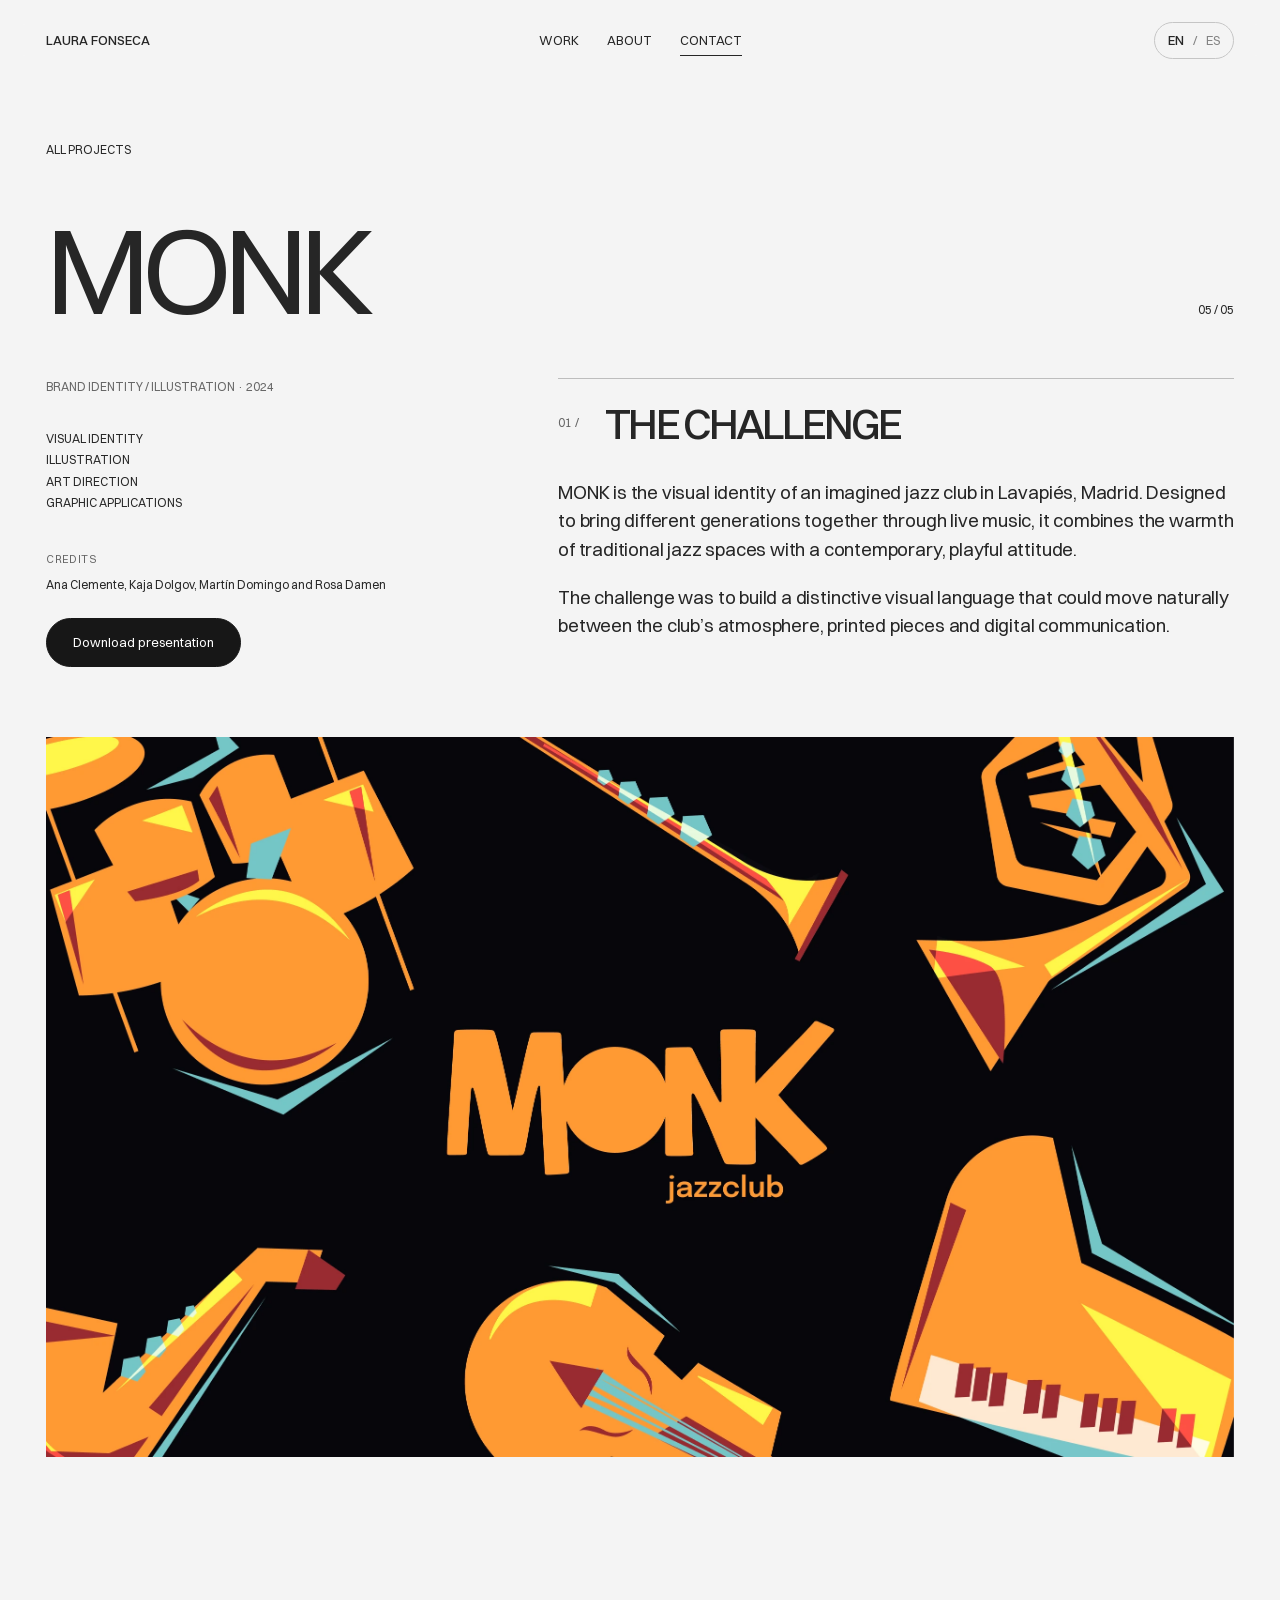
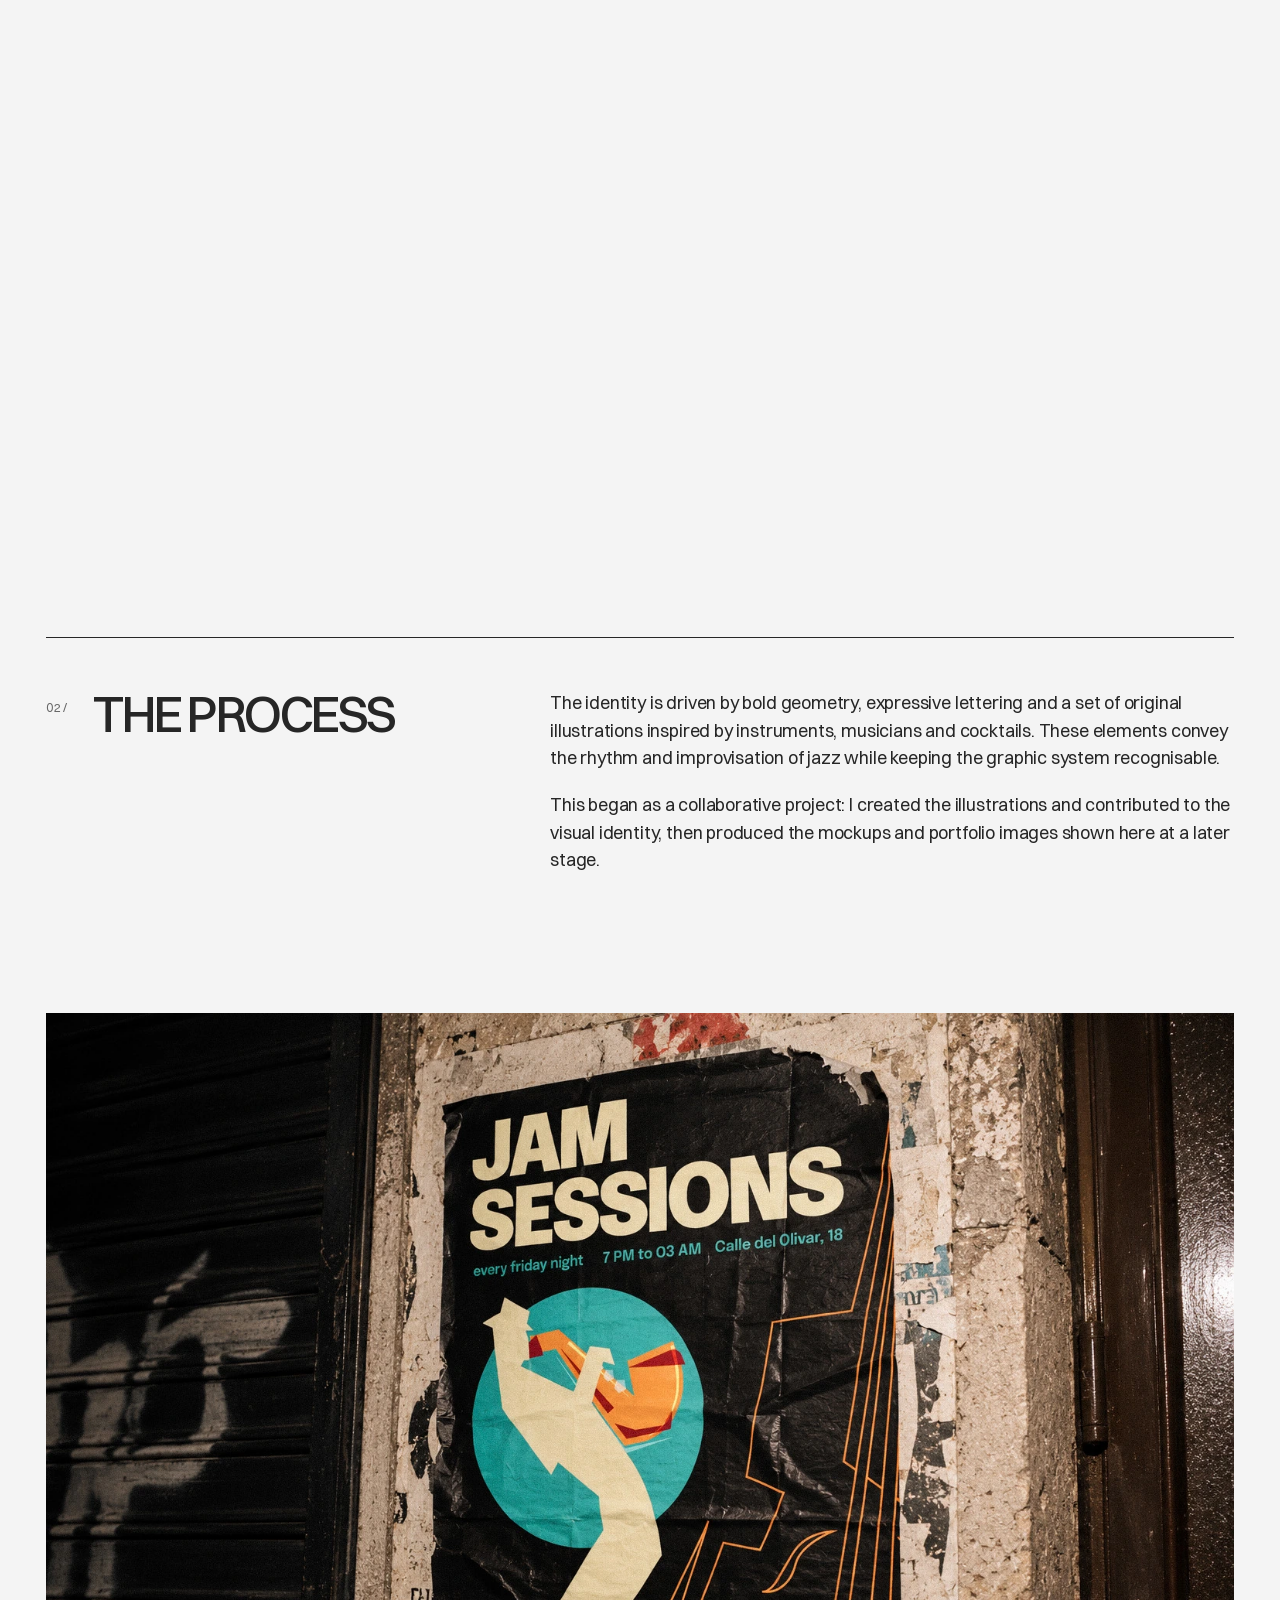
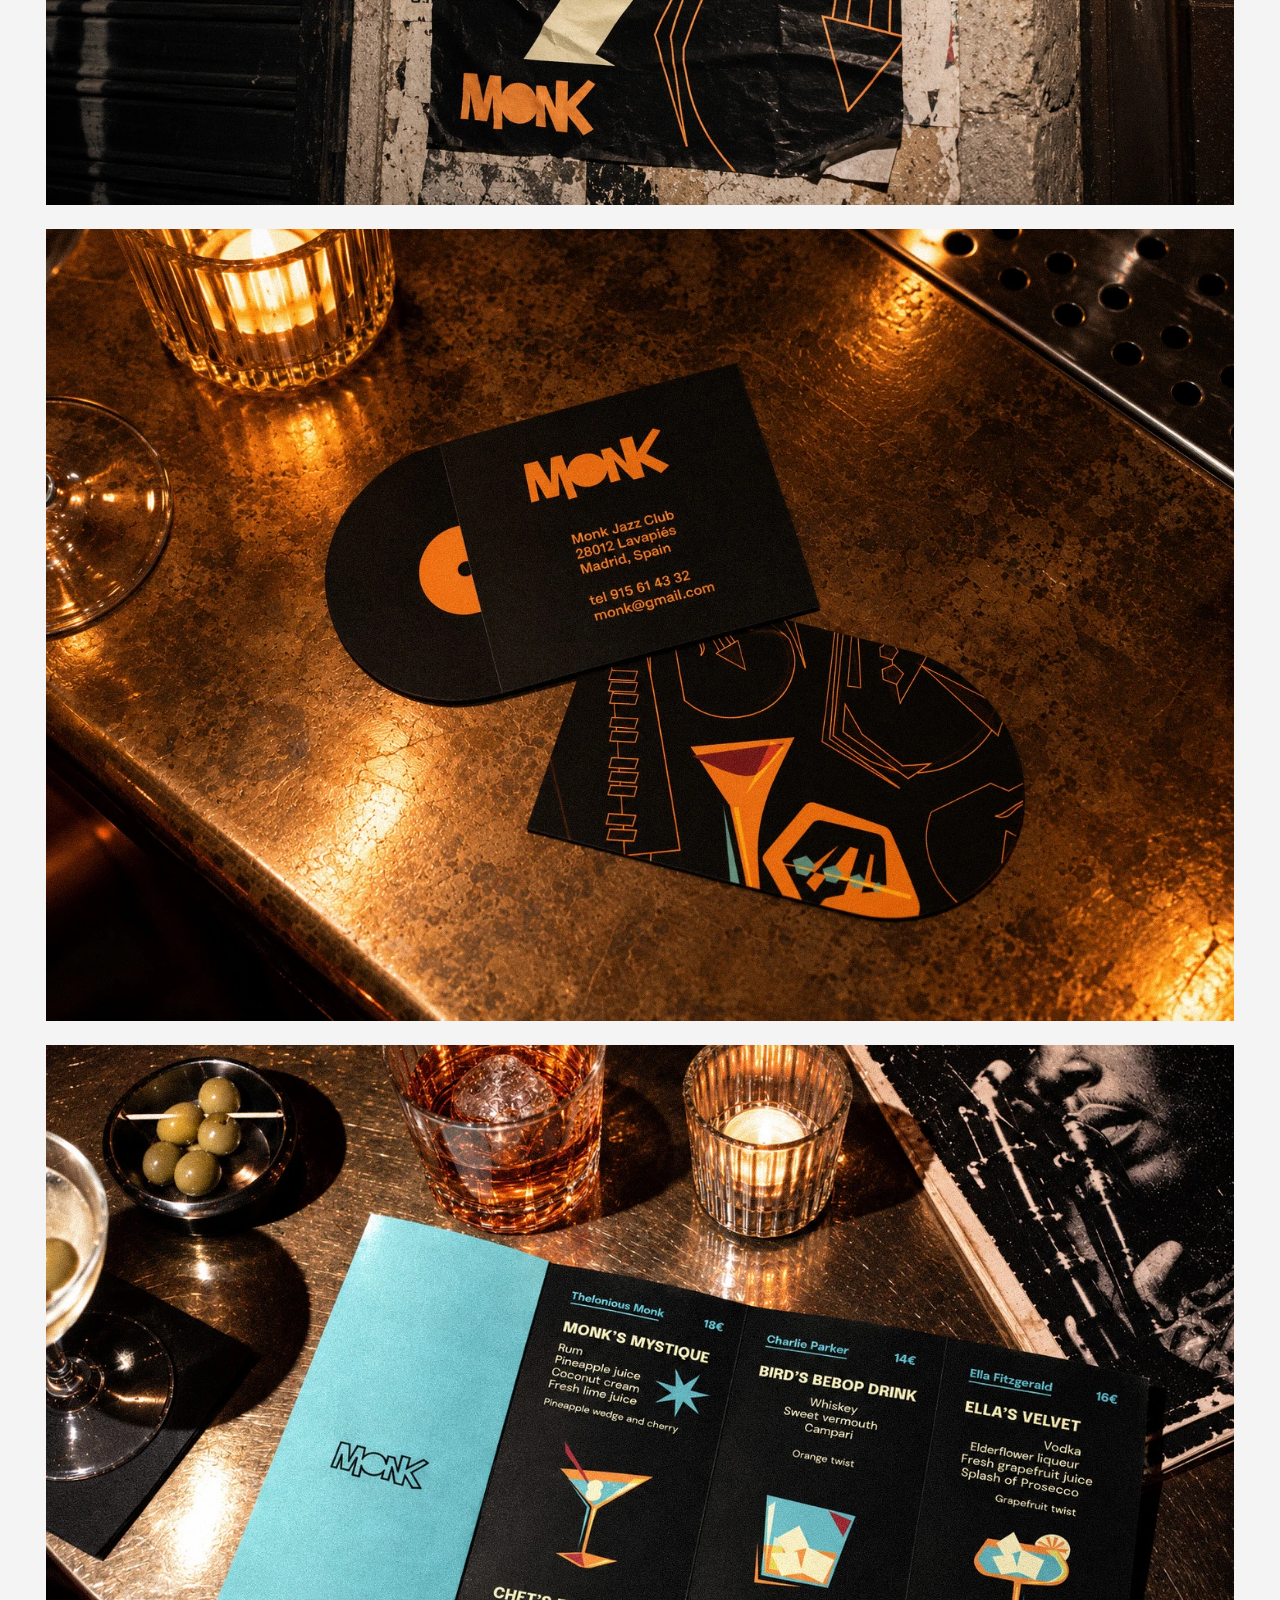
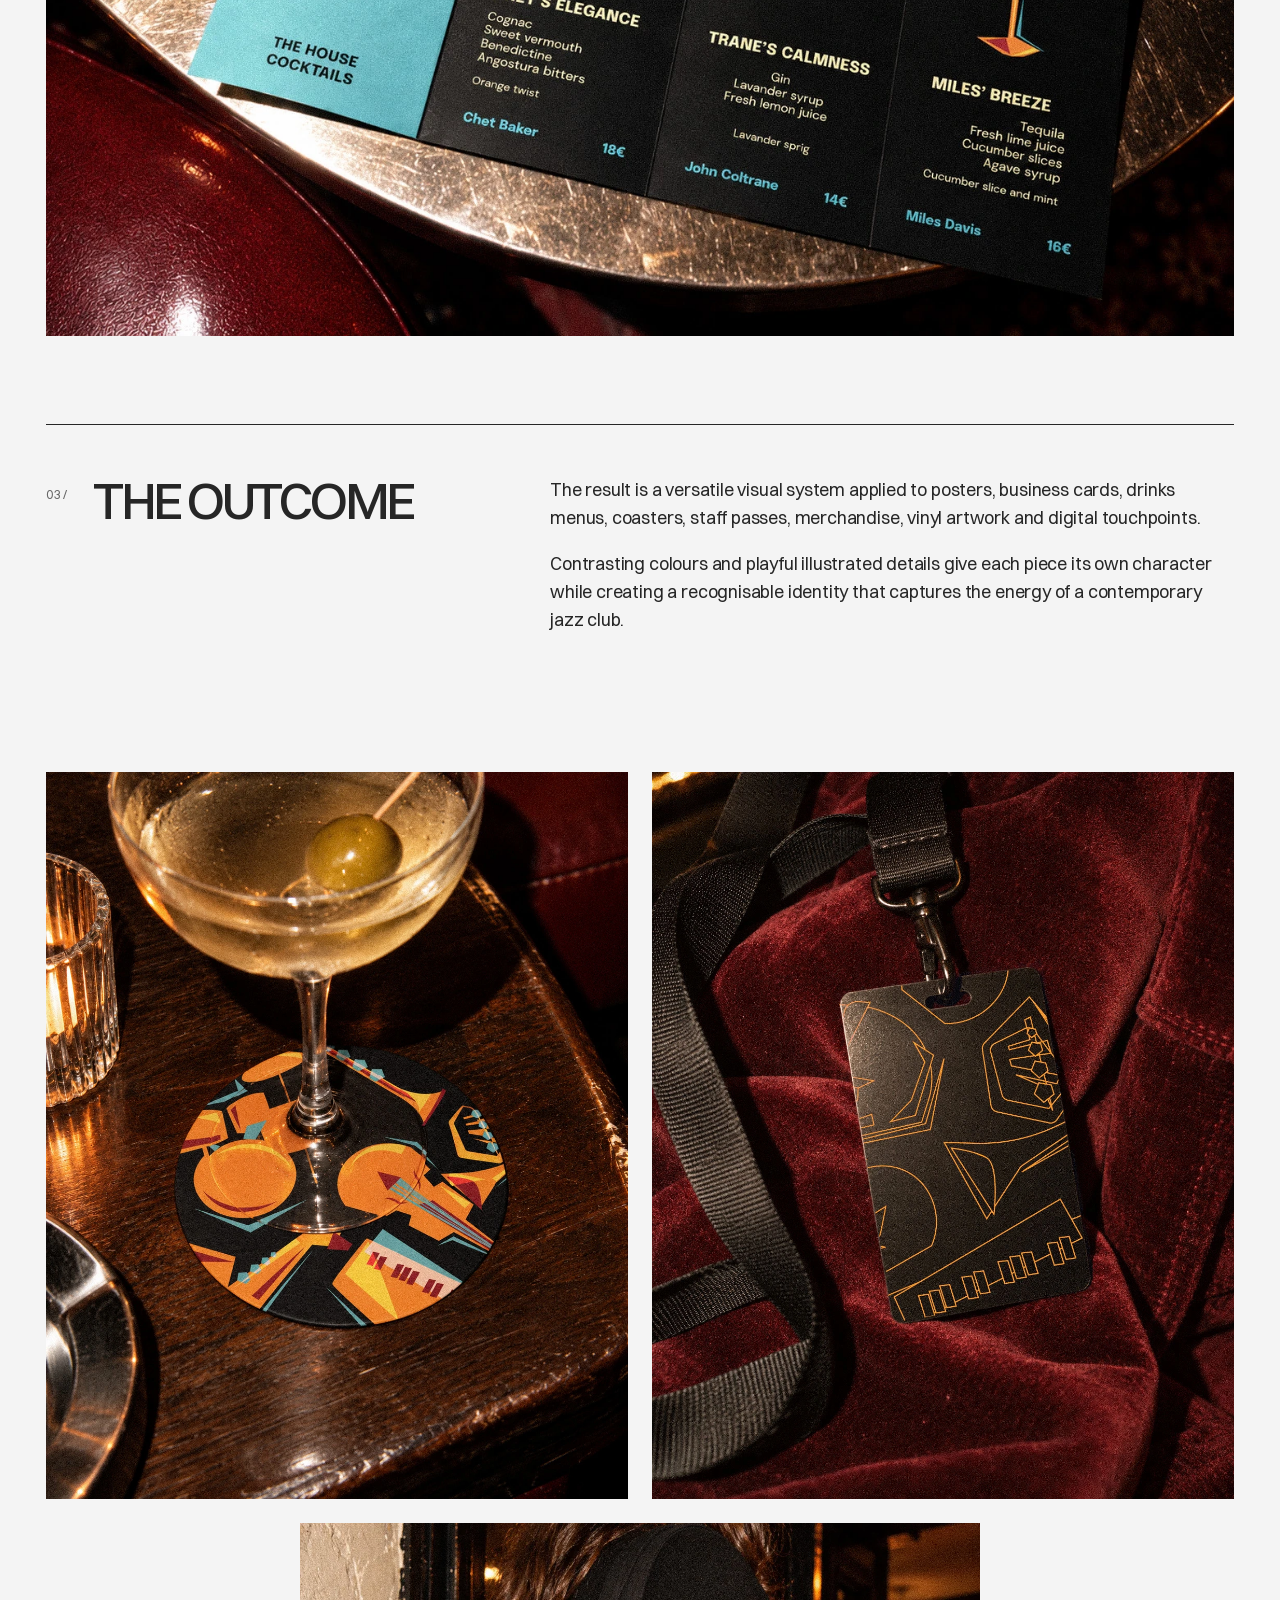
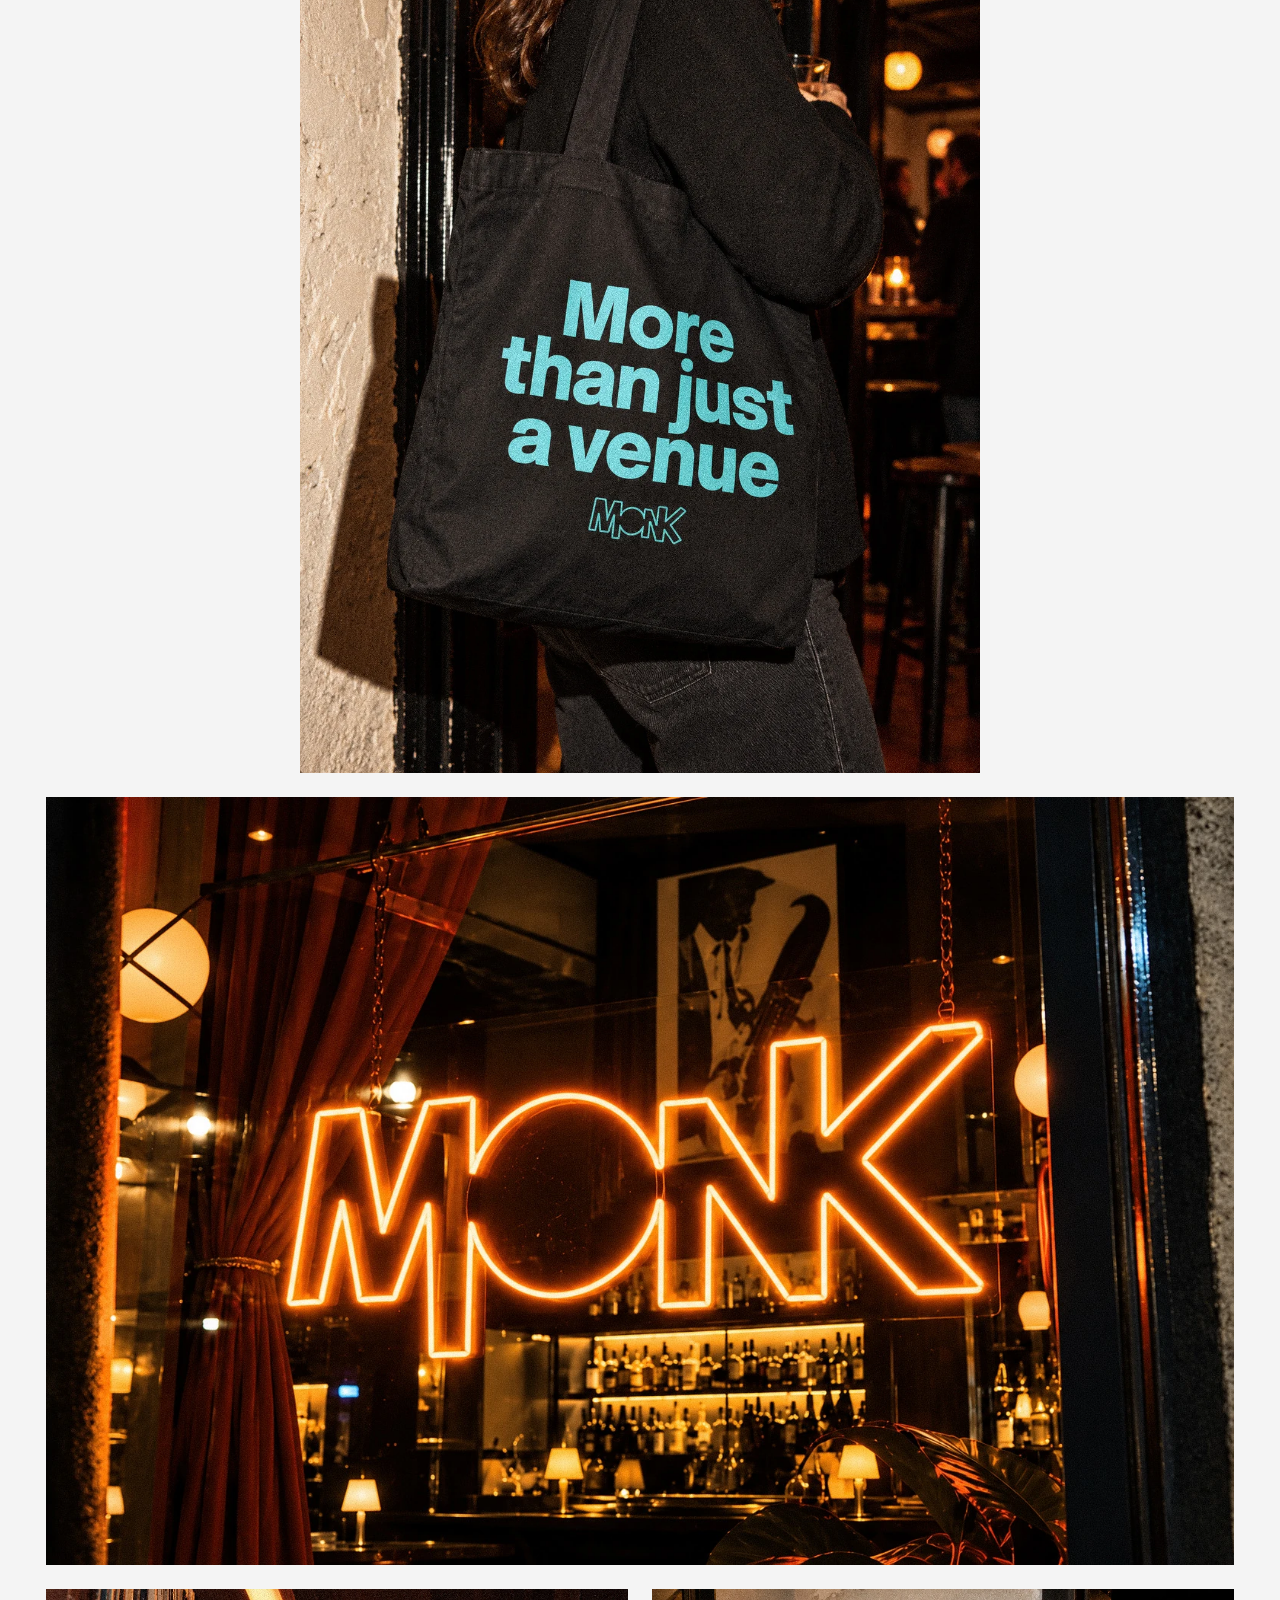
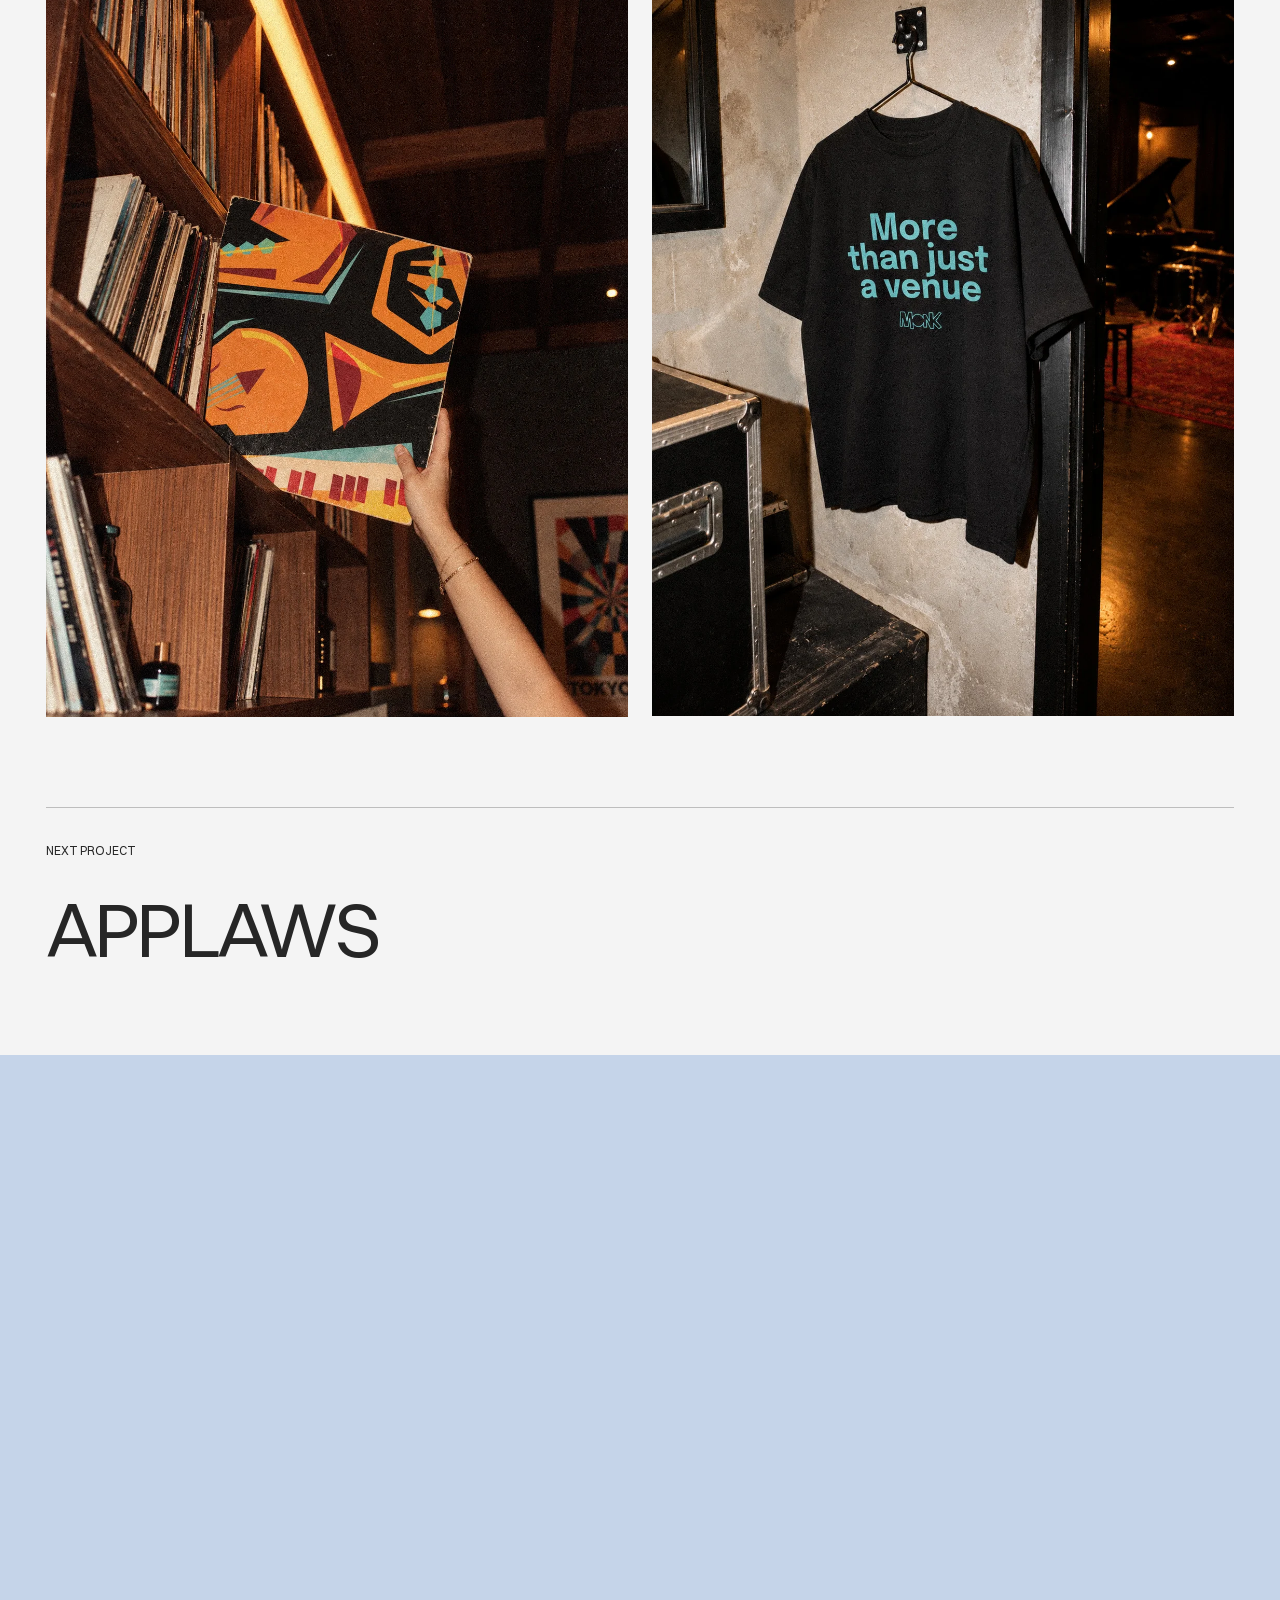
<file: monk.html>
<!doctype html>
<html lang="en"><head><meta charset="utf-8"><meta name="viewport" content="width=device-width,initial-scale=1"><title>MONK — Laura Fonseca</title><meta name="description" content="MONK is a visual identity for an imagined jazz club in Lavapiés, Madrid, featuring original illustrations and graphic applications."><meta name="robots" content="index,follow,max-image-preview:large"><meta name="theme-color" content="#f4f4f4"><meta property="og:type" content="website"><meta property="og:title" content="MONK — Laura Fonseca"><meta property="og:description" content="MONK is a visual identity for an imagined jazz club in Lavapiés, Madrid, featuring original illustrations and graphic applications."><meta property="og:locale" content="en_GB"><meta property="og:image" content="assets/images/monk/01-logo-monk.webp"><meta property="og:image:alt" content="MONK — Jazz club, 2024 brand identity"><meta name="twitter:card" content="summary_large_image"><link rel="alternate" hreflang="en" href="monk.html"><link rel="alternate" hreflang="es" href="es/monk.html"><link rel="icon" href="assets/favicon.svg" type="image/svg+xml"><link rel="preload" href="assets/fonts/switzer-400.woff2" as="font" type="font/woff2" crossorigin><link rel="stylesheet" href="style.css"><script src="script.js" defer></script><script type="application/ld+json">{"@context": "https://schema.org", "@type": "Person", "name": "Laura Fonseca", "jobTitle": "Graphic & multimedia designer", "sameAs": ["https://www.instagram.com/laurafonseca.design/", "https://www.linkedin.com/in/laura-fonseca-ort%C3%A9s-6abb1227b/"], "knowsAbout": ["Graphic Design", "Branding", "Editorial Design", "Visual Identity"], "email": "mailto:laurafonortes@gmail.com"}</script></head><body id="top"><a class="skip" href="#main">Skip to content</a><header class="site-header"><a class="wordmark" href="index.html#hero" aria-label="Laura Fonseca — Work">Laura Fonseca</a><nav class="desktop-nav" aria-label="Main"><a href="index.html#works">Work</a><a href="index.html#about">About</a><a href="index.html#contact">Contact</a></nav><div class="nav-actions"><a class="language-switch" href="es/monk.html" lang="es" hreflang="es" aria-label="Cambiar a español"><span class="selected">EN</span><span aria-hidden="true">/</span><span class="">ES</span></a><button class="menu-toggle" aria-expanded="false" aria-controls="mobile-nav">Menu <span aria-hidden="true">+</span></button></div><nav id="mobile-nav" class="mobile-nav" aria-label="Mobile menu" hidden><a href="index.html#works">Work</a><a href="index.html#about">About</a><a href="index.html#contact">Contact</a></nav></header><div class="scroll-progress" aria-hidden="true"></div><main id="main" class="project-main"><a class="back-link" href="index.html#works">All projects</a><div class="project-heading"><h1>MONK</h1><span>05 / 05</span></div><section class="project-intro" aria-label="MONK"><div class="project-facts"><p>Brand identity / Illustration · 2024</p><ul><li>Visual identity</li><li>Illustration</li><li>Art direction</li><li>Graphic applications</li></ul><div class="project-credits"><p class="project-credits__label">Credits</p><p class="project-credits__names">Ana Clemente, Kaja Dolgov, Martín Domingo and Rosa Damen</p></div><a class="download-button" href="assets/documents/monk%20-%20final%20presentation.pdf" download>Download presentation </a></div><div class="project-description"><section class="project-story project-story--challenge" aria-labelledby="monk-challenge"><div class="project-story__heading"><span class="project-story__number" aria-hidden="true">01 /</span><h2 class="project-story__title" id="monk-challenge">THE CHALLENGE</h2></div><div class="project-story__copy"><p>MONK is the visual identity of an imagined jazz club in Lavapiés, Madrid. Designed to bring different generations together through live music, it combines the warmth of traditional jazz spaces with a contemporary, playful attitude.</p><p>The challenge was to build a distinctive visual language that could move naturally between the club’s atmosphere, printed pieces and digital communication.</p></div></section></div></section><div class="project-gallery monk-gallery"><figure class="gallery-item reveal gallery-wide"><a class="gallery-link" href="assets/images/monk/01-logo-monk.webp" data-lightbox aria-label="Enlarge image: MONK, 1"><img src="assets/images/monk/01-logo-monk.webp" width="1280" height="775" alt="MONK — original logo and graphic identity" decoding="async" fetchpriority="high"></a></figure><figure class="gallery-item reveal gallery-wide"><a class="gallery-link" href="assets/images/monk/02-illustrations-animation.webp" data-lightbox aria-label="Enlarge image: MONK, 2"><picture><source media="(prefers-reduced-motion: reduce)" srcset="assets/images/monk/02-illustrations-animation-still.webp"><img src="assets/images/monk/02-illustrations-animation-still.webp" data-animated="assets/images/monk/02-illustrations-animation.webp" data-still="assets/images/monk/02-illustrations-animation-still.webp" width="1920" height="1080" alt="MONK — my original illustrations in motion" decoding="async" loading="lazy" fetchpriority="low"></picture></a></figure><section class="project-story project-story--process reveal" aria-labelledby="monk-process"><div class="project-story__heading"><span class="project-story__number" aria-hidden="true">02 /</span><h2 class="project-story__title" id="monk-process">THE PROCESS</h2></div><div class="project-story__copy"><p>The identity is driven by bold geometry, expressive lettering and a set of original illustrations inspired by instruments, musicians and cocktails. These elements convey the rhythm and improvisation of jazz while keeping the graphic system recognisable.</p><p>This began as a collaborative project: I created the illustrations and contributed to the visual identity, then produced the mockups and portfolio images shown here at a later stage.</p></div></section><figure class="gallery-item reveal gallery-wide"><a class="gallery-link" href="assets/images/monk/03-jam-sessions-poster.webp" data-lightbox aria-label="Enlarge image: MONK, 3"><img src="assets/images/monk/03-jam-sessions-poster.webp" width="1280" height="853" alt="MONK — Jam Sessions poster in Madrid" decoding="async" loading="lazy"></a></figure><figure class="gallery-item reveal gallery-wide"><a class="gallery-link" href="assets/images/monk/04-business-cards.webp" data-lightbox aria-label="Enlarge image: MONK, 4"><img src="assets/images/monk/04-business-cards.webp" width="1280" height="853" alt="MONK — business cards on the bar" decoding="async" loading="lazy"></a></figure><figure class="gallery-item reveal gallery-wide"><a class="gallery-link" href="assets/images/monk/05-cocktail-menu.webp" data-lightbox aria-label="Enlarge image: MONK, 5"><img src="assets/images/monk/05-cocktail-menu.webp" width="1280" height="960" alt="MONK — cocktail menu" decoding="async" loading="lazy"></a></figure><section class="project-story project-story--outcome reveal" aria-labelledby="monk-outcome"><div class="project-story__heading"><span class="project-story__number" aria-hidden="true">03 /</span><h2 class="project-story__title" id="monk-outcome">THE OUTCOME</h2></div><div class="project-story__copy"><p>The result is a versatile visual system applied to posters, business cards, drinks menus, coasters, staff passes, merchandise, vinyl artwork and digital touchpoints.</p><p>Contrasting colours and playful illustrated details give each piece its own character while creating a recognisable identity that captures the energy of a contemporary jazz club.</p></div></section><figure class="gallery-item reveal"><a class="gallery-link" href="assets/images/monk/06-branded-coaster.webp" data-lightbox aria-label="Enlarge image: MONK, 6"><img src="assets/images/monk/06-branded-coaster.webp" width="1122" height="1402" alt="MONK — graphic coaster with a cocktail" decoding="async" loading="lazy"></a></figure><figure class="gallery-item reveal"><a class="gallery-link" href="assets/images/monk/07-staff-pass.webp" data-lightbox aria-label="Enlarge image: MONK, 7"><img src="assets/images/monk/07-staff-pass.webp" width="1122" height="1402" alt="MONK — staff identification card" decoding="async" loading="lazy"></a></figure><figure class="gallery-item reveal gallery-wide monk-portrait-solo"><a class="gallery-link" href="assets/images/monk/11-tote-bag.webp" data-lightbox aria-label="Enlarge image: MONK, 8"><img src="assets/images/monk/11-tote-bag.webp" width="1122" height="1402" alt="MONK — tote bag" decoding="async" loading="lazy"></a></figure><figure class="gallery-item reveal gallery-wide"><a class="gallery-link" href="assets/images/monk/08-neon-sign.webp" data-lightbox aria-label="Enlarge image: MONK, 9"><img src="assets/images/monk/08-neon-sign.webp" width="1280" height="827" alt="MONK — neon sign inside the bar" decoding="async" loading="lazy"></a></figure><figure class="gallery-item reveal"><a class="gallery-link" href="assets/images/monk/09-vinyl-shelf.webp" data-lightbox aria-label="Enlarge image: MONK, 10"><img src="assets/images/monk/09-vinyl-shelf.webp" width="1121" height="1403" alt="MONK — vinyl sleeve on a record shelf" decoding="async" loading="lazy"></a></figure><figure class="gallery-item reveal"><a class="gallery-link" href="assets/images/monk/10-staff-tshirt.webp" data-lightbox aria-label="Enlarge image: MONK, 11"><img src="assets/images/monk/10-staff-tshirt.webp" width="1122" height="1402" alt="MONK — staff T-shirt" decoding="async" loading="lazy"></a></figure></div><a class="next-project" href="applaws.html"><span>Next project</span><strong>APPLAWS</strong></a></main><dialog class="lightbox" aria-label="Enlarge image"><div class="lightbox-toolbar"><span class="lightbox-count" aria-live="polite"></span><button class="lightbox-close">Close ×</button></div><button class="lightbox-prev" aria-label="Previous image">Previous</button><img alt=""><button class="lightbox-next" aria-label="Next image">Next</button></dialog><section id="contact" class="footer-reveal" aria-label="Contact"><div class="footer-reveal__stage"><div class="footer-reveal__surface"><div class="contact section"><p class="eyebrow">Contact</p><a class="contact-title" href="mailto:laurafonortes@gmail.com"><h2>LET’S<br>CONNECT</h2></a></div><footer class="footer"><div class="socials"><a href="https://www.instagram.com/laurafonseca.design/" target="_blank" rel="noopener noreferrer">Instagram </a><a href="https://www.linkedin.com/in/laura-fonseca-ort%C3%A9s-6abb1227b/" target="_blank" rel="noopener noreferrer">LinkedIn </a><a href="mailto:laurafonortes@gmail.com">Mail </a></div><div class="footer-bottom"><span>© 2026 Laura Fonseca</span><a href="privacy.html">Privacy Policy</a><a href="#top">Back to top </a></div></footer></div></div></section></body></html>
</file>
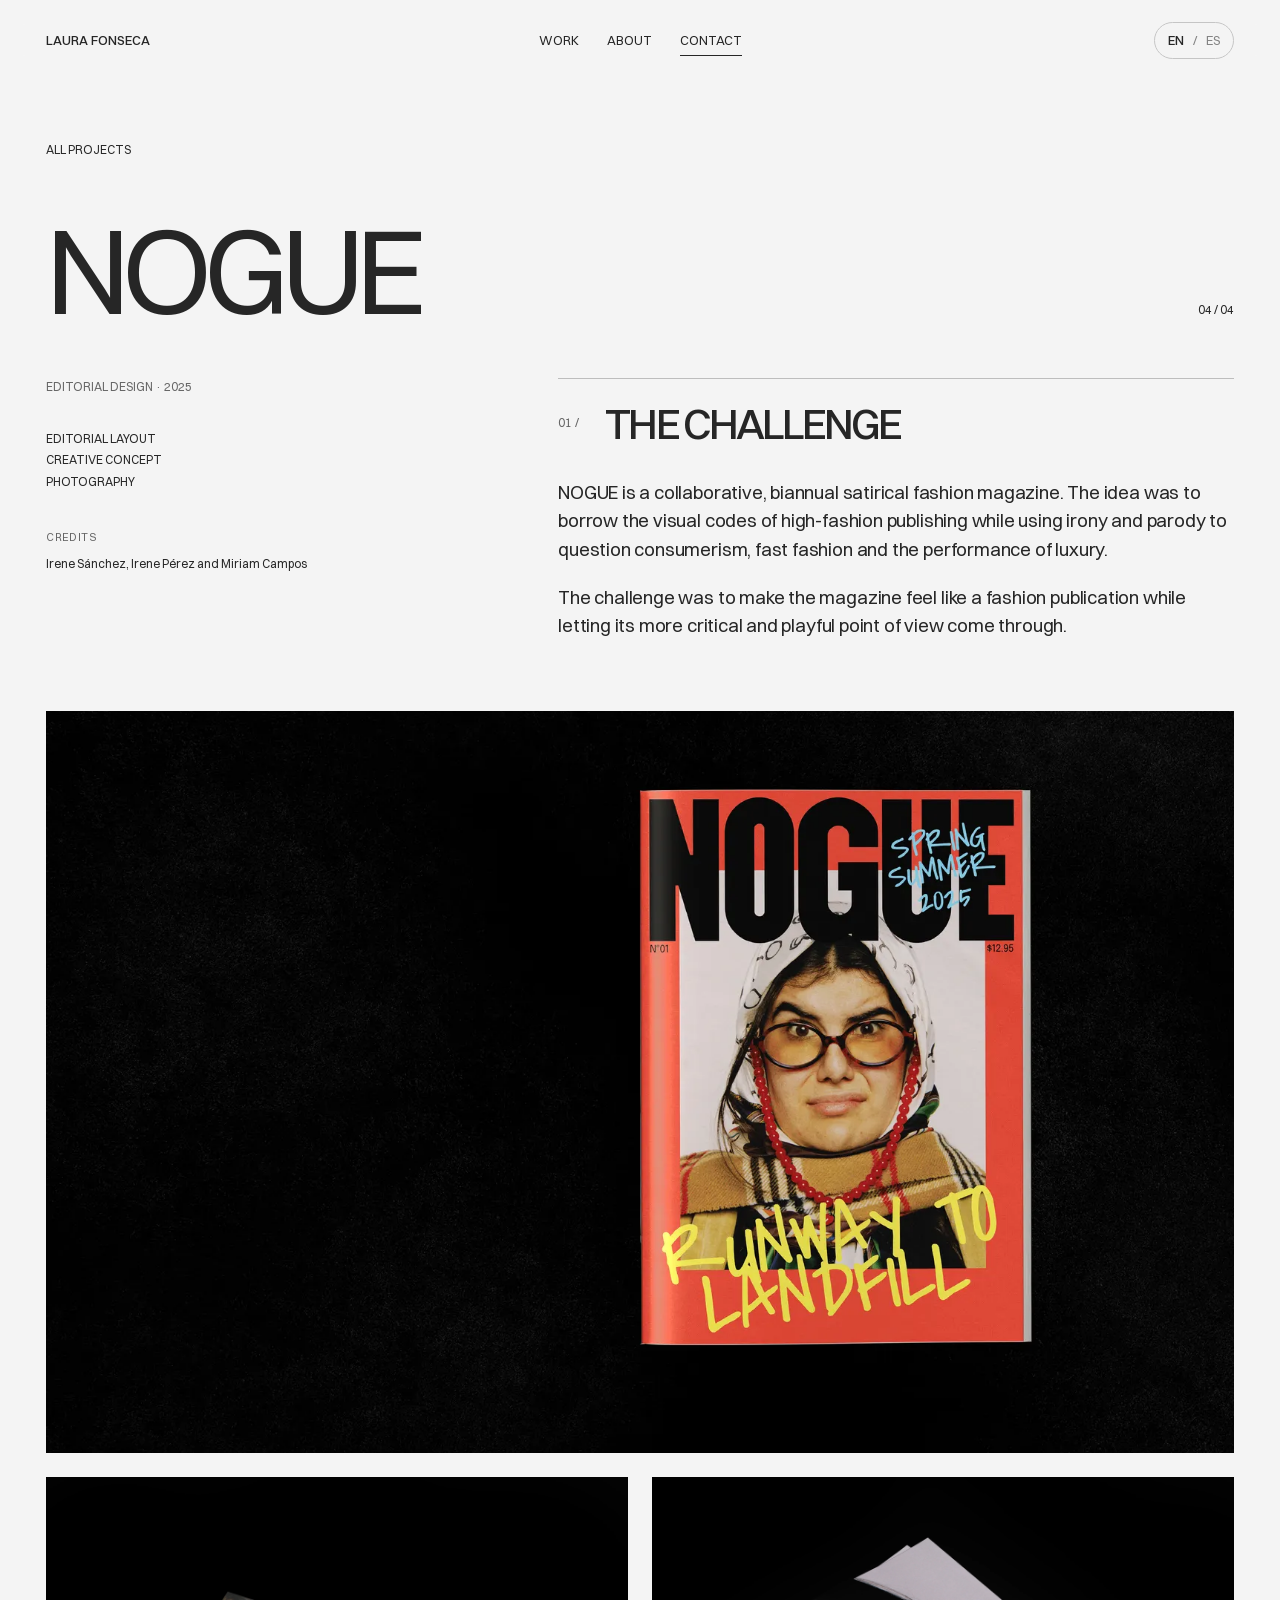
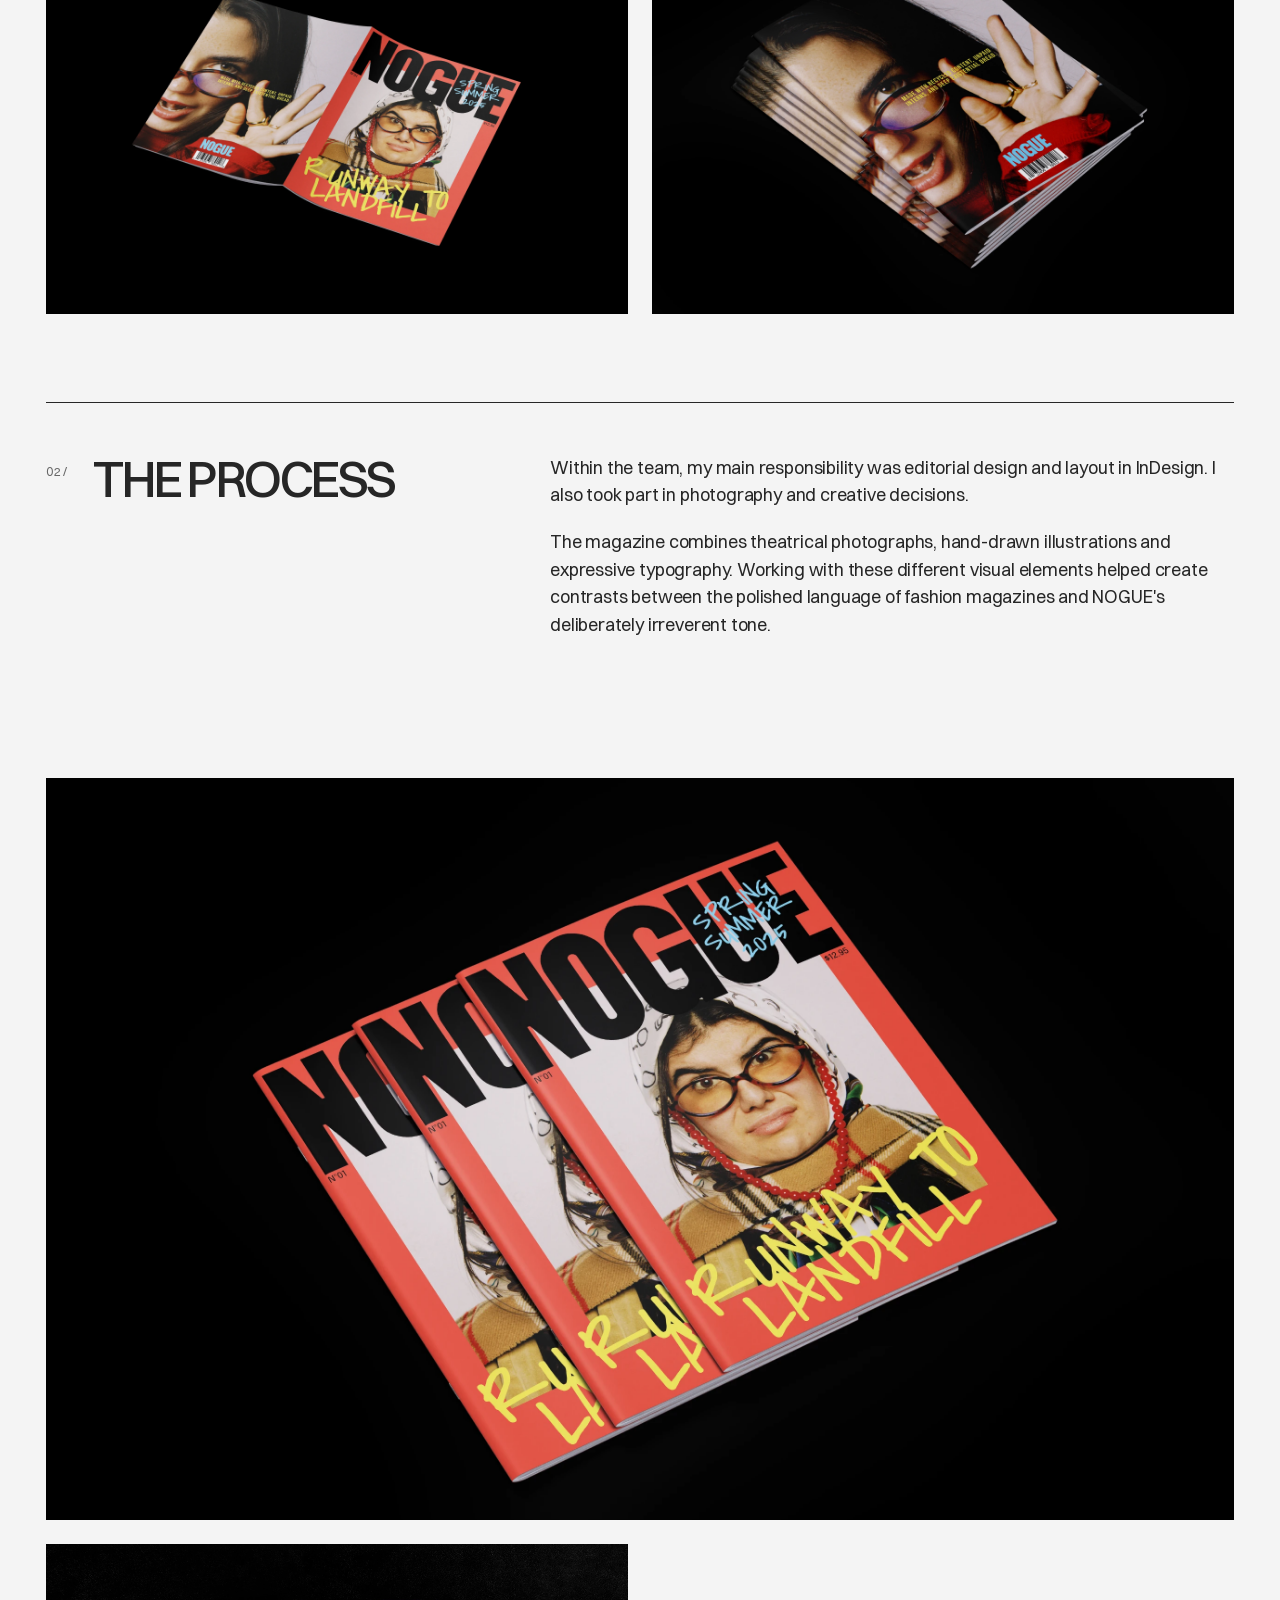
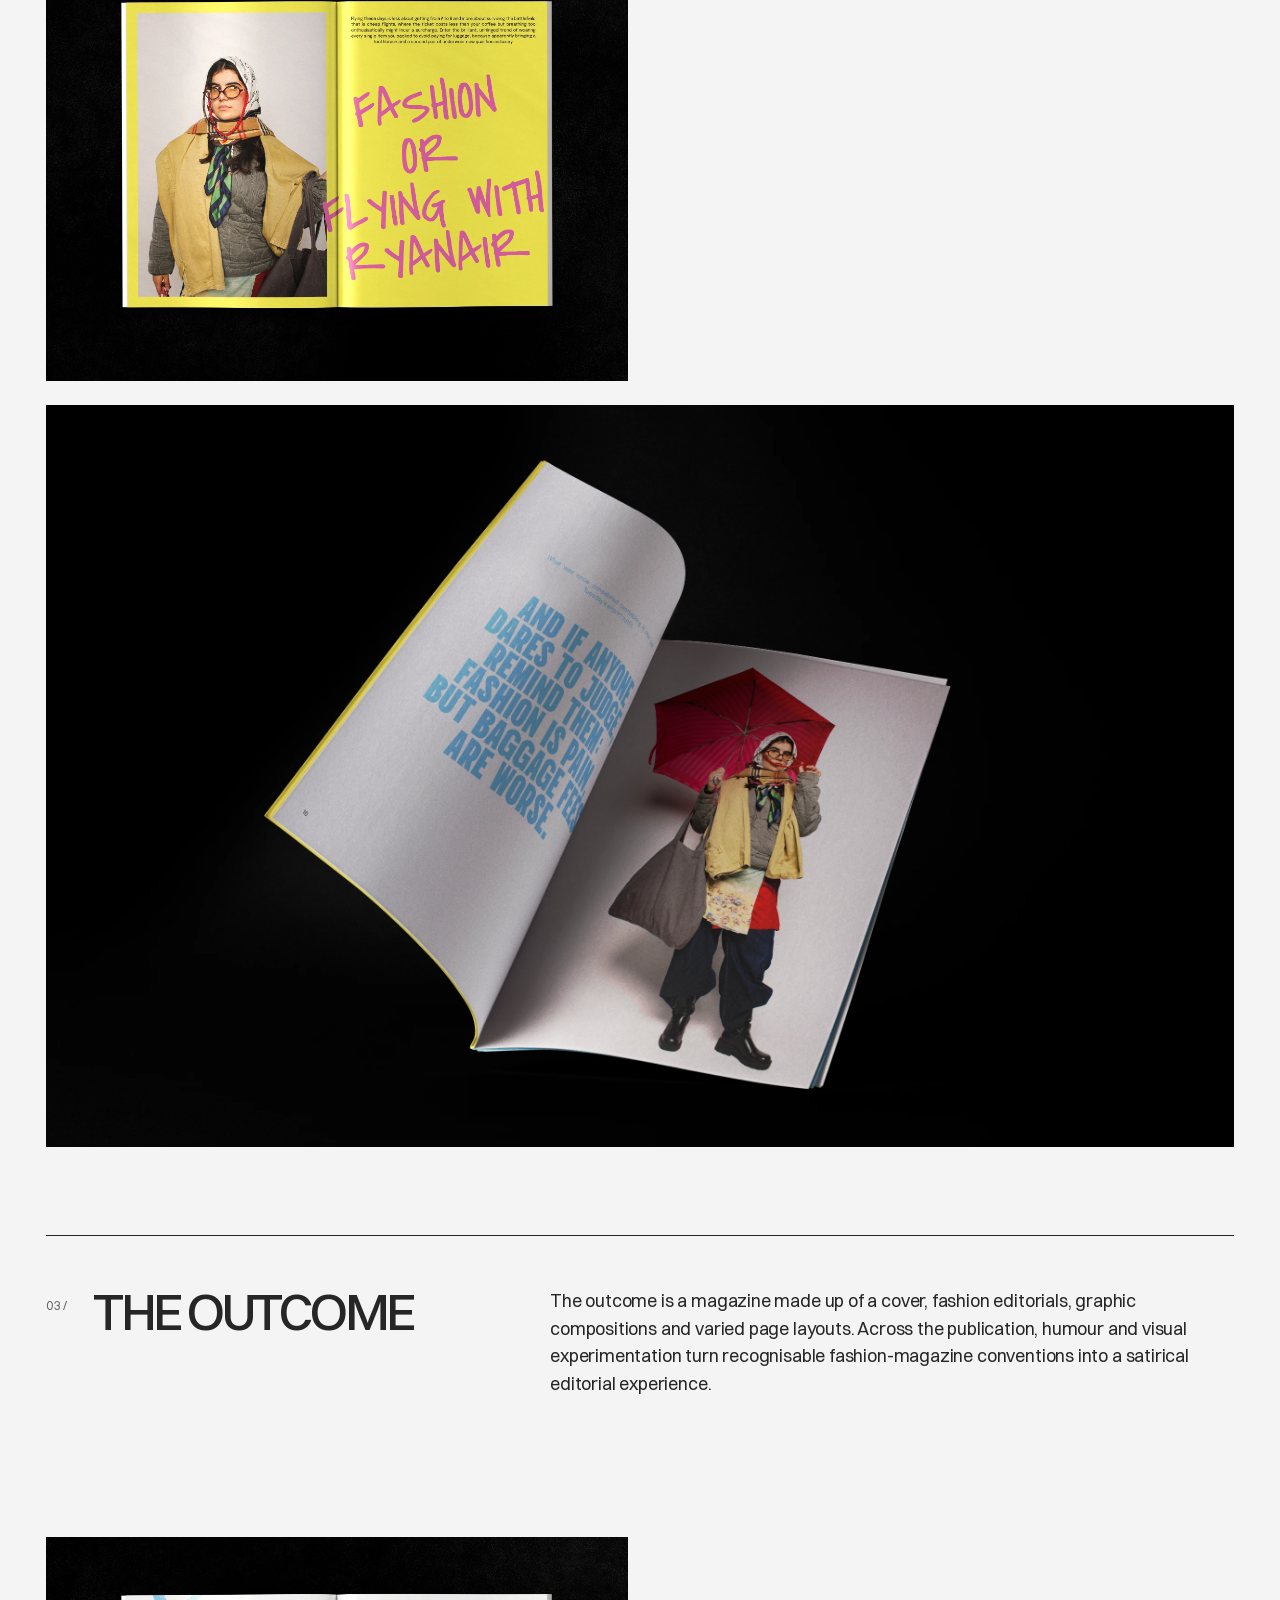
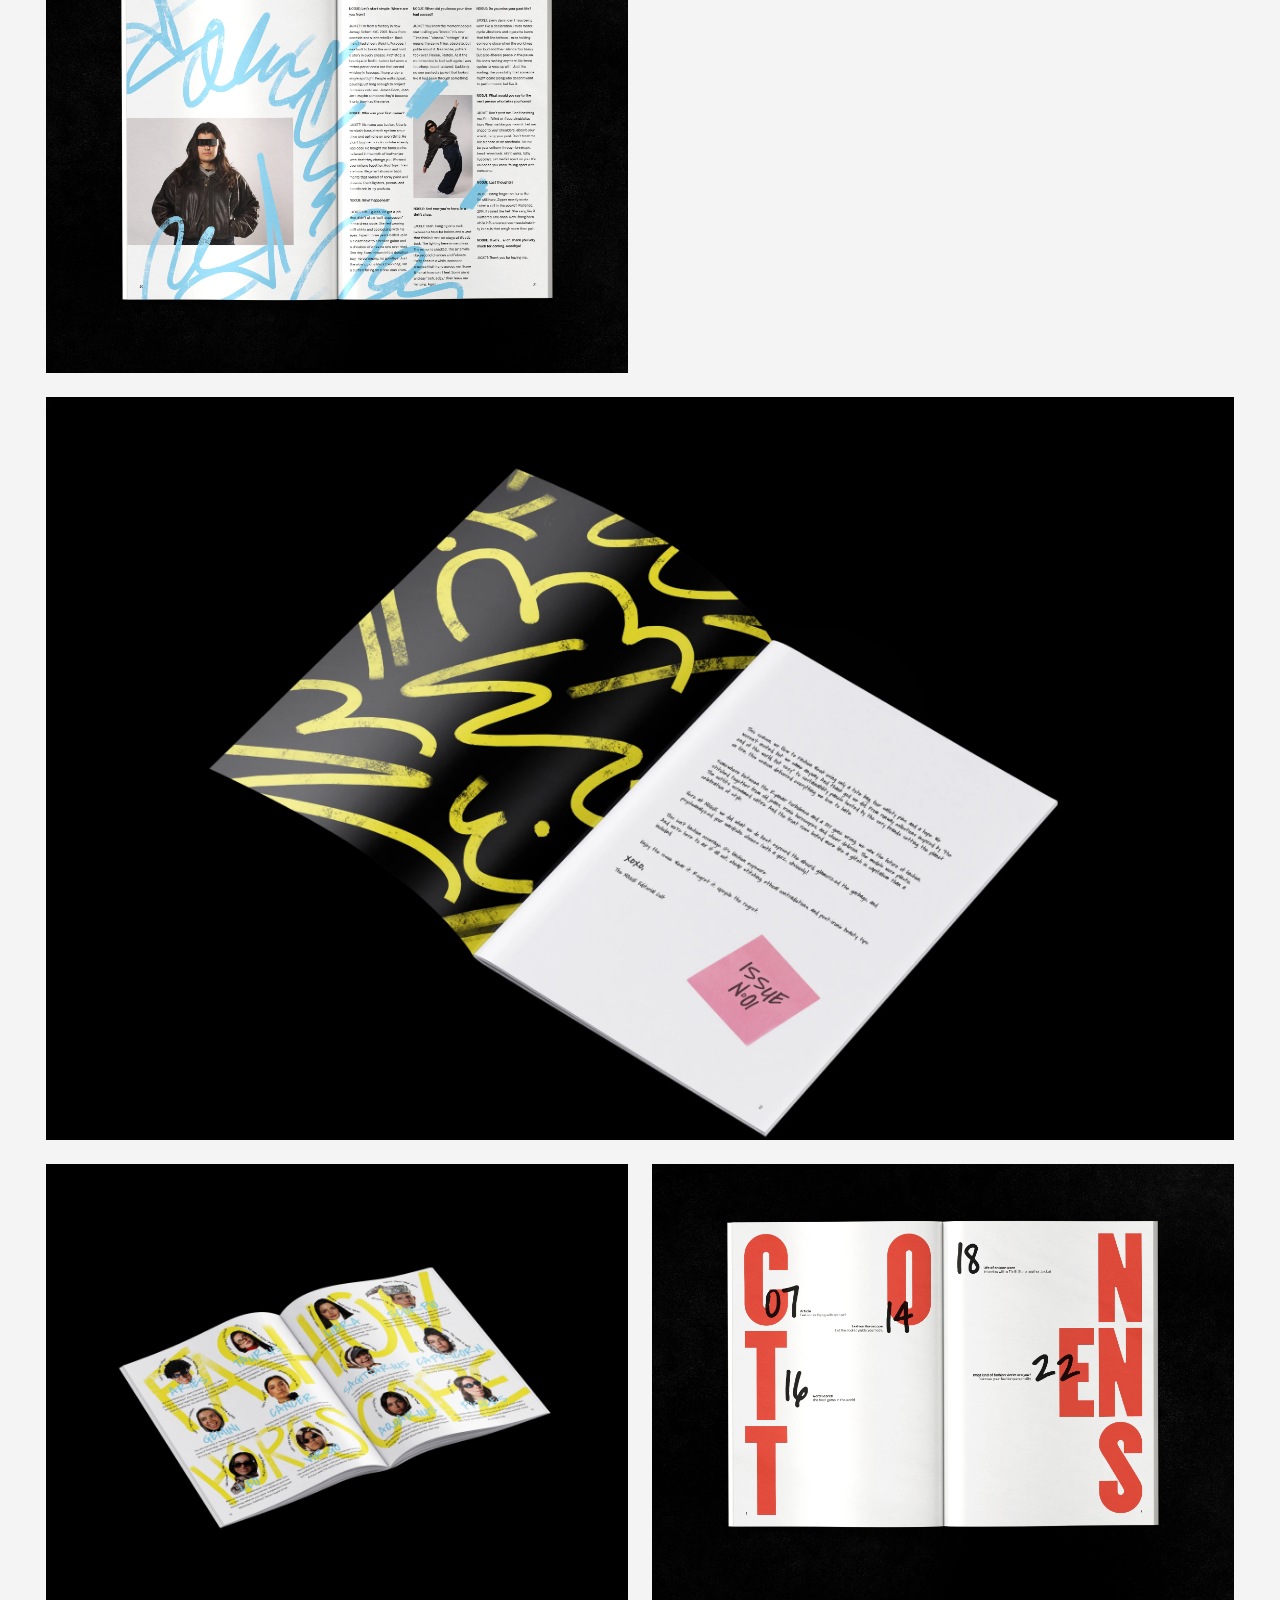
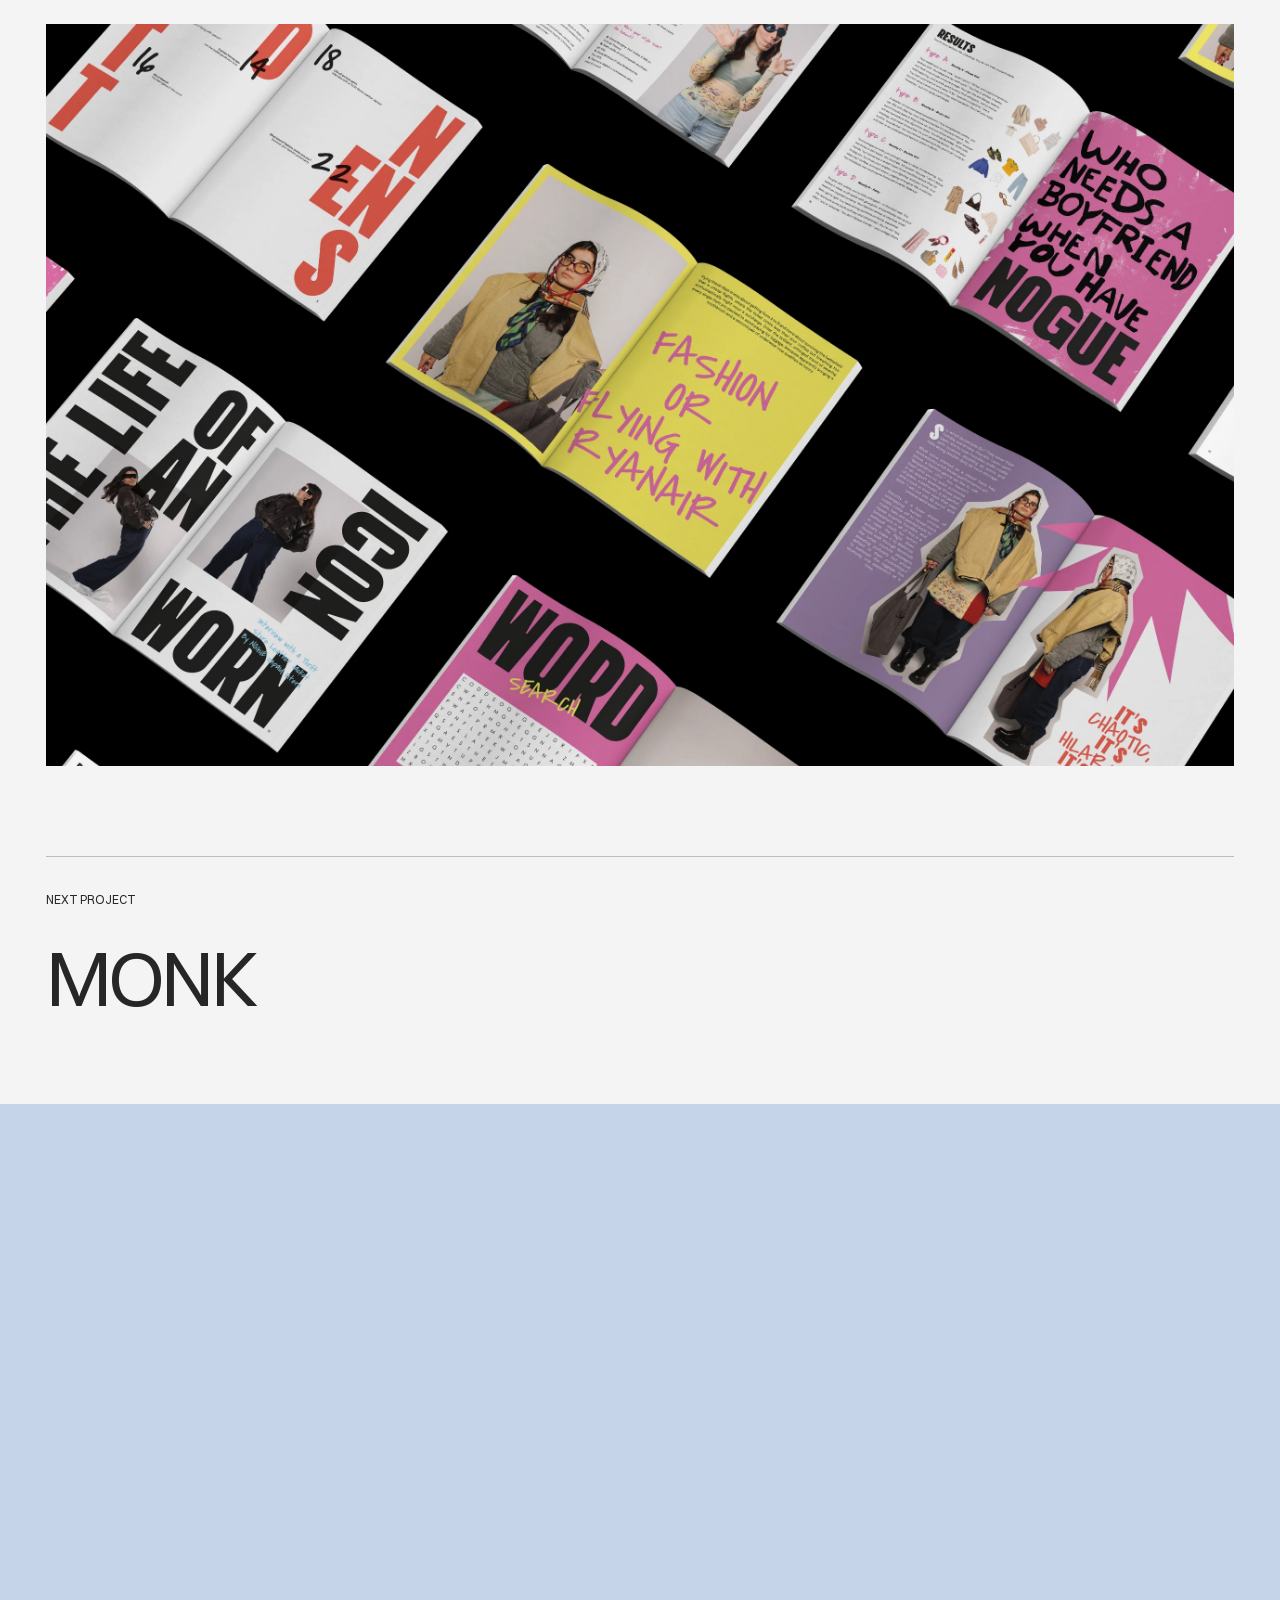
<file: nogue.html>
<!doctype html>
<html lang="en"><head><meta charset="utf-8"><meta name="viewport" content="width=device-width,initial-scale=1"><title>NOGUE — Laura Fonseca</title><meta name="description" content="NOGUE is a biannual satirical fashion magazine that critiques consumerism, fast fashion, and performative luxury through irony, parody, and bold visual storytelling. NOGUE mim"><meta name="robots" content="index,follow,max-image-preview:large"><meta name="theme-color" content="#f4f4f4"><meta property="og:type" content="website"><meta property="og:title" content="NOGUE — Laura Fonseca"><meta property="og:description" content="NOGUE is a biannual satirical fashion magazine that critiques consumerism, fast fashion, and performative luxury through irony, parody, and bold visual storytelling. NOGUE mim"><meta property="og:locale" content="en_GB"><meta property="og:image" content="assets/social-preview.jpg"><meta property="og:image:alt" content="Laura Fonseca — graphic design portfolio"><meta name="twitter:card" content="summary_large_image"><link rel="alternate" hreflang="en" href="nogue.html"><link rel="alternate" hreflang="es" href="es/nogue.html"><link rel="icon" href="assets/favicon.svg" type="image/svg+xml"><link rel="preload" href="assets/fonts/switzer-400.woff2" as="font" type="font/woff2" crossorigin><link rel="stylesheet" href="style.css"><script src="script.js" defer></script><script type="application/ld+json">{"@context": "https://schema.org", "@type": "Person", "name": "Laura Fonseca", "jobTitle": "Graphic & multimedia designer", "sameAs": ["https://www.instagram.com/laurafonseca.design/", "https://www.linkedin.com/in/laura-fonseca-ort%C3%A9s-6abb1227b/"], "knowsAbout": ["Graphic Design", "Branding", "Editorial Design", "Visual Identity"], "email": "mailto:laurafonortes@gmail.com"}</script></head><body id="top"><a class="skip" href="#main">Skip to content</a><header class="site-header"><a class="wordmark" href="index.html#hero" aria-label="Laura Fonseca — Work">Laura Fonseca</a><nav class="desktop-nav" aria-label="Main"><a href="index.html#works">Work</a><a href="index.html#about">About</a><a href="index.html#contact">Contact</a></nav><div class="nav-actions"><a class="language-switch" href="es/nogue.html" lang="es" hreflang="es" aria-label="Cambiar a español"><span class="selected">EN</span><span aria-hidden="true">/</span><span class="">ES</span></a><button class="menu-toggle" aria-expanded="false" aria-controls="mobile-nav">Menu <span aria-hidden="true">+</span></button></div><nav id="mobile-nav" class="mobile-nav" aria-label="Mobile menu" hidden><a href="index.html#works">Work</a><a href="index.html#about">About</a><a href="index.html#contact">Contact</a></nav></header><div class="scroll-progress" aria-hidden="true"></div><main id="main" class="project-main"><a class="back-link" href="index.html#works"> All projects</a><div class="project-heading"><h1>NOGUE</h1><span>04 / 04</span></div><section class="project-intro" aria-label="NOGUE"><div class="project-facts"><p>Editorial design · 2025</p><ul><li>Editorial Layout</li><li>Creative Concept</li><li>Photography</li></ul><div class="project-credits"><p class="project-credits__label">Credits</p><p class="project-credits__names">Irene Sánchez, Irene Pérez and Miriam Campos</p></div></div><div class="project-description"><section class="project-story project-story--challenge" aria-labelledby="nogue-challenge"><div class="project-story__heading"><span class="project-story__number" aria-hidden="true">01 /</span><h2 class="project-story__title" id="nogue-challenge">THE CHALLENGE</h2></div><div class="project-story__copy"><p>NOGUE is a collaborative, biannual satirical fashion magazine. The idea was to borrow the visual codes of high-fashion publishing while using irony and parody to question consumerism, fast fashion and the performance of luxury.</p><p>The challenge was to make the magazine feel like a fashion publication while letting its more critical and playful point of view come through.</p></div></section></div></section><div class="project-gallery"><figure class="gallery-item reveal gallery-wide"><a class="gallery-link" href="assets/images/nogue/02-magazine-animation.webp" data-lightbox aria-label="Enlarge image: NOGUE, 2"><picture><source media="(prefers-reduced-motion: reduce)" srcset="assets/images/nogue/02-magazine-animation-still.webp"><img src="assets/images/nogue/02-magazine-animation-still.webp" data-animated="assets/images/nogue/02-magazine-animation.webp" data-still="assets/images/nogue/02-magazine-animation-still.webp" width="1600" height="1067" alt="NOGUE — magazine animation" decoding="async" loading="lazy" fetchpriority="low"></picture></a></figure><figure class="gallery-item reveal"><a class="gallery-link" href="assets/images/nogue/01-magazine-cover.webp" data-lightbox aria-label="Enlarge image: NOGUE, 1"><img src="assets/images/nogue/01-magazine-cover.webp" width="2560" height="1920" alt="NOGUE — magazine cover" decoding="async" loading="lazy"></a></figure><figure class="gallery-item reveal"><a class="gallery-link" href="assets/images/nogue/03-magazine-stack.webp" data-lightbox aria-label="Enlarge image: NOGUE, 3"><img src="assets/images/nogue/03-magazine-stack.webp" width="2560" height="1920" alt="NOGUE — magazine stack" decoding="async" loading="lazy"></a></figure><section class="project-story project-story--process reveal" aria-labelledby="nogue-process"><div class="project-story__heading"><span class="project-story__number" aria-hidden="true">02 /</span><h2 class="project-story__title" id="nogue-process">THE PROCESS</h2></div><div class="project-story__copy"><p>Within the team, my main responsibility was editorial design and layout in InDesign. I also took part in photography and creative decisions.</p><p>The magazine combines theatrical photographs, hand-drawn illustrations and expressive typography. Working with these different visual elements helped create contrasts between the polished language of fashion magazines and NOGUE's deliberately irreverent tone.</p></div></section><figure class="gallery-item reveal gallery-wide"><a class="gallery-link" href="assets/images/nogue/04-magazine-cover-mockup.webp" data-lightbox aria-label="Enlarge image: NOGUE, 4"><img src="assets/images/nogue/04-magazine-cover-mockup.webp" width="2560" height="1920" alt="NOGUE — magazine cover mockup" decoding="async" loading="lazy"></a></figure><figure class="gallery-item reveal"><a class="gallery-link" href="assets/images/nogue/05-fashion-editorial-spread.webp" data-lightbox aria-label="Enlarge image: NOGUE, 5"><img src="assets/images/nogue/05-fashion-editorial-spread.webp" width="2560" height="1707" alt="NOGUE — fashion editorial spread" decoding="async" loading="lazy"></a></figure><figure class="gallery-item reveal"><a class="gallery-link" href="assets/images/nogue/06-advertising-spread.webp" data-lightbox aria-label="Enlarge image: NOGUE, 6"><img src="assets/images/nogue/06-advertising-spread.webp" width="2560" height="1920" alt="NOGUE — advertising spread" decoding="async" loading="lazy"></a></figure><figure class="gallery-item reveal gallery-wide"><a class="gallery-link" href="assets/images/nogue/07-open-magazine-mockup.webp" data-lightbox aria-label="Enlarge image: NOGUE, 7"><img src="assets/images/nogue/07-open-magazine-mockup.webp" width="2560" height="1760" alt="NOGUE — open magazine mockup" decoding="async" loading="lazy"></a></figure><section class="project-story project-story--outcome reveal" aria-labelledby="nogue-outcome"><div class="project-story__heading"><span class="project-story__number" aria-hidden="true">03 /</span><h2 class="project-story__title" id="nogue-outcome">THE OUTCOME</h2></div><div class="project-story__copy"><p>The outcome is a magazine made up of a cover, fashion editorials, graphic compositions and varied page layouts. Across the publication, humour and visual experimentation turn recognisable fashion-magazine conventions into a satirical editorial experience.</p></div></section><figure class="gallery-item reveal"><a class="gallery-link" href="assets/images/nogue/08-typographic-editorial-spread.webp" data-lightbox aria-label="Enlarge image: NOGUE, 8"><img src="assets/images/nogue/08-typographic-editorial-spread.webp" width="2560" height="1707" alt="NOGUE — typographic editorial spread" decoding="async" loading="lazy"></a></figure><figure class="gallery-item reveal"><a class="gallery-link" href="assets/images/nogue/09-photography-editorial-spread.webp" data-lightbox aria-label="Enlarge image: NOGUE, 9"><img src="assets/images/nogue/09-photography-editorial-spread.webp" width="2560" height="1707" alt="NOGUE — photography editorial spread" decoding="async" loading="lazy"></a></figure><figure class="gallery-item reveal gallery-wide"><a class="gallery-link" href="assets/images/nogue/10-graphic-editorial-spread.webp" data-lightbox aria-label="Enlarge image: NOGUE, 10"><img src="assets/images/nogue/10-graphic-editorial-spread.webp" width="2560" height="1920" alt="NOGUE — graphic editorial spread" decoding="async" loading="lazy"></a></figure><figure class="gallery-item reveal"><a class="gallery-link" href="assets/images/nogue/11-illustrated-editorial-spread.webp" data-lightbox aria-label="Enlarge image: NOGUE, 11"><img src="assets/images/nogue/11-illustrated-editorial-spread.webp" width="2560" height="1920" alt="NOGUE — illustrated editorial spread" decoding="async" loading="lazy"></a></figure><figure class="gallery-item reveal"><a class="gallery-link" href="assets/images/nogue/12-contents-page.webp" data-lightbox aria-label="Enlarge image: NOGUE, 12"><img src="assets/images/nogue/12-contents-page.webp" width="2560" height="1707" alt="NOGUE — contents page" decoding="async" loading="lazy"></a></figure><figure class="gallery-item reveal gallery-wide"><a class="gallery-link" href="assets/images/nogue/13-editorial-spreads-overview.webp" data-lightbox aria-label="Enlarge image: NOGUE, 13"><img src="assets/images/nogue/13-editorial-spreads-overview.webp" width="2560" height="1920" alt="NOGUE — editorial spreads overview" decoding="async" loading="lazy"></a></figure></div><a class="next-project" href="monk.html"><span>Next project</span><strong>MONK</strong></a></main><dialog class="lightbox" aria-label="Enlarge image"><div class="lightbox-toolbar"><span class="lightbox-count" aria-live="polite"></span><button class="lightbox-close">Close ×</button></div><button class="lightbox-prev" aria-label="Previous image">Previous</button><img alt=""><button class="lightbox-next" aria-label="Next image">Next</button></dialog><section id="contact" class="footer-reveal" aria-label="Contact"><div class="footer-reveal__stage"><div class="footer-reveal__surface"><div class="contact section"><p class="eyebrow">Contact</p><a class="contact-title" href="mailto:laurafonortes@gmail.com"><h2>LET’S<br>CONNECT</h2></a></div><footer class="footer"><div class="socials"><a href="https://www.instagram.com/laurafonseca.design/" target="_blank" rel="noopener noreferrer">Instagram </a><a href="https://www.linkedin.com/in/laura-fonseca-ort%C3%A9s-6abb1227b/" target="_blank" rel="noopener noreferrer">LinkedIn </a><a href="mailto:laurafonortes@gmail.com">Mail </a></div><div class="footer-bottom"><span>© 2026 Laura Fonseca</span><a href="privacy.html">Privacy Policy</a><a href="#top">Back to top </a></div></footer></div></div></section></body></html>
</file>
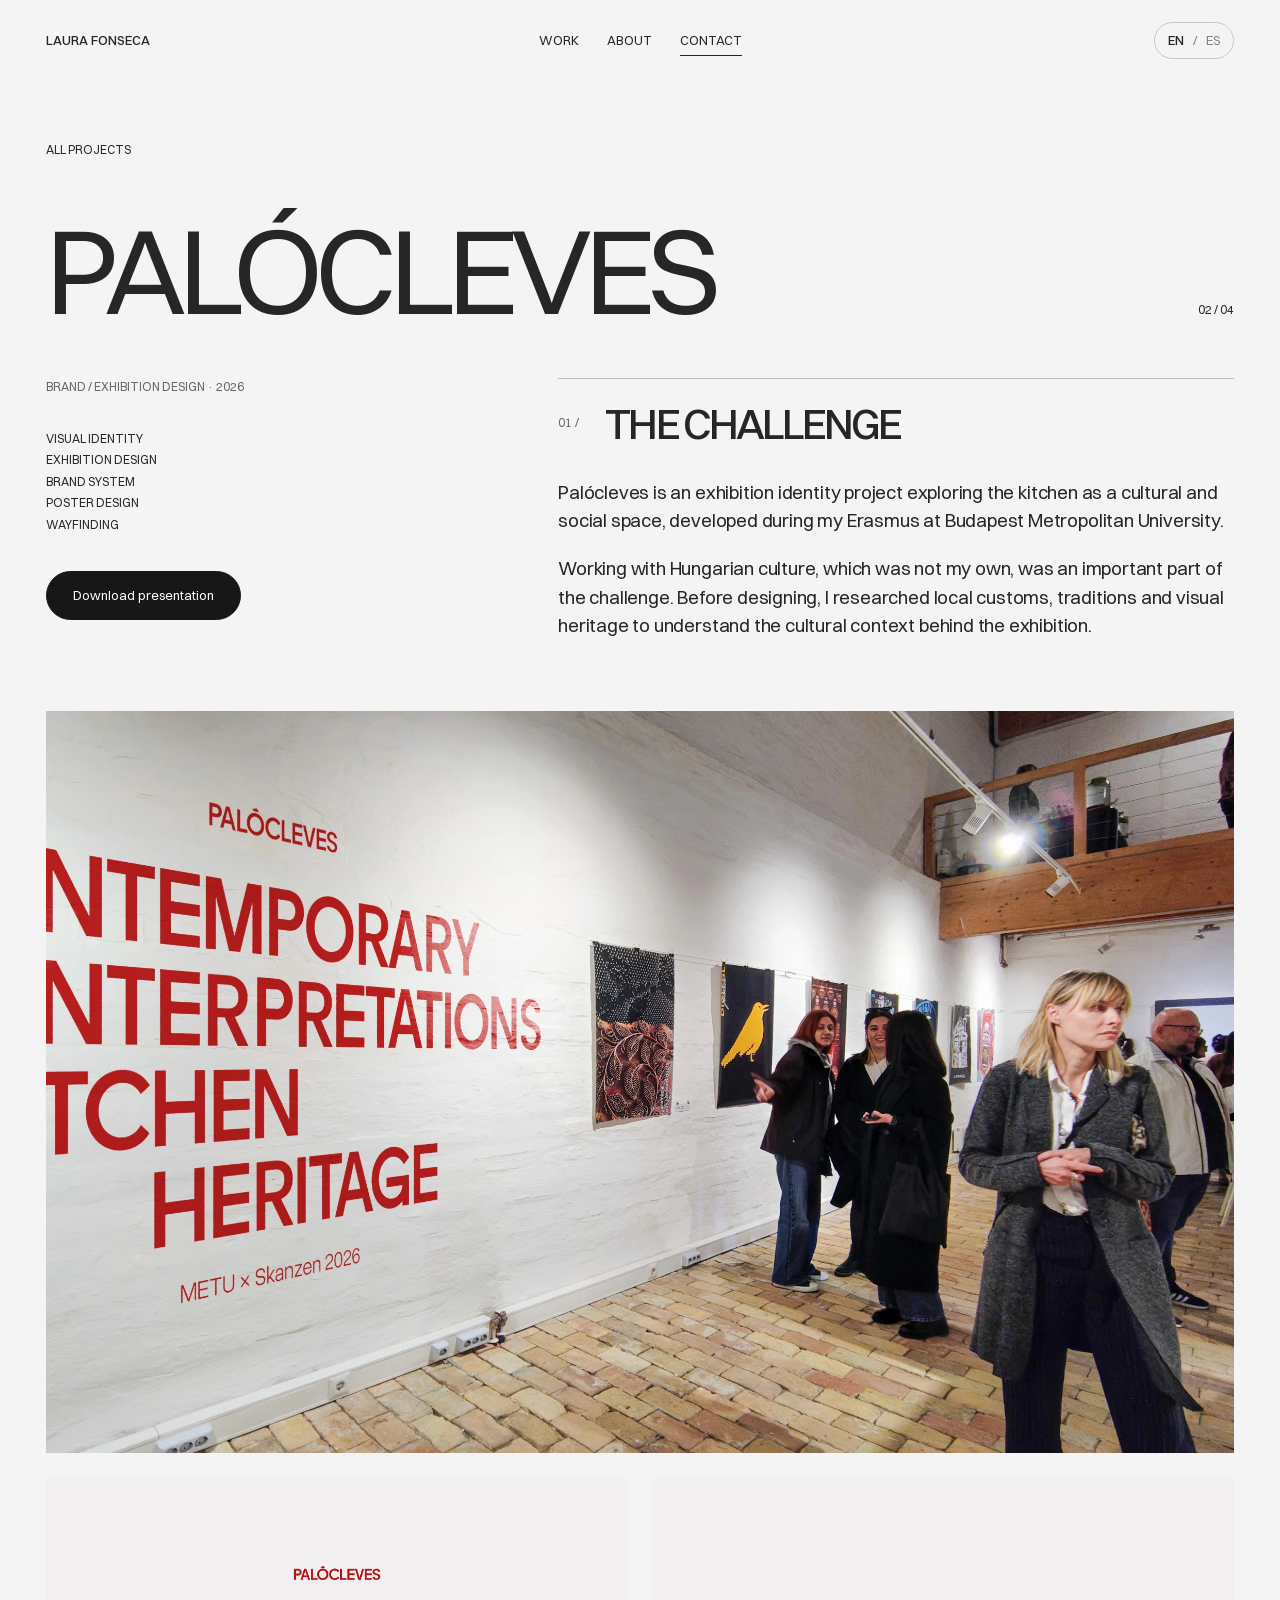
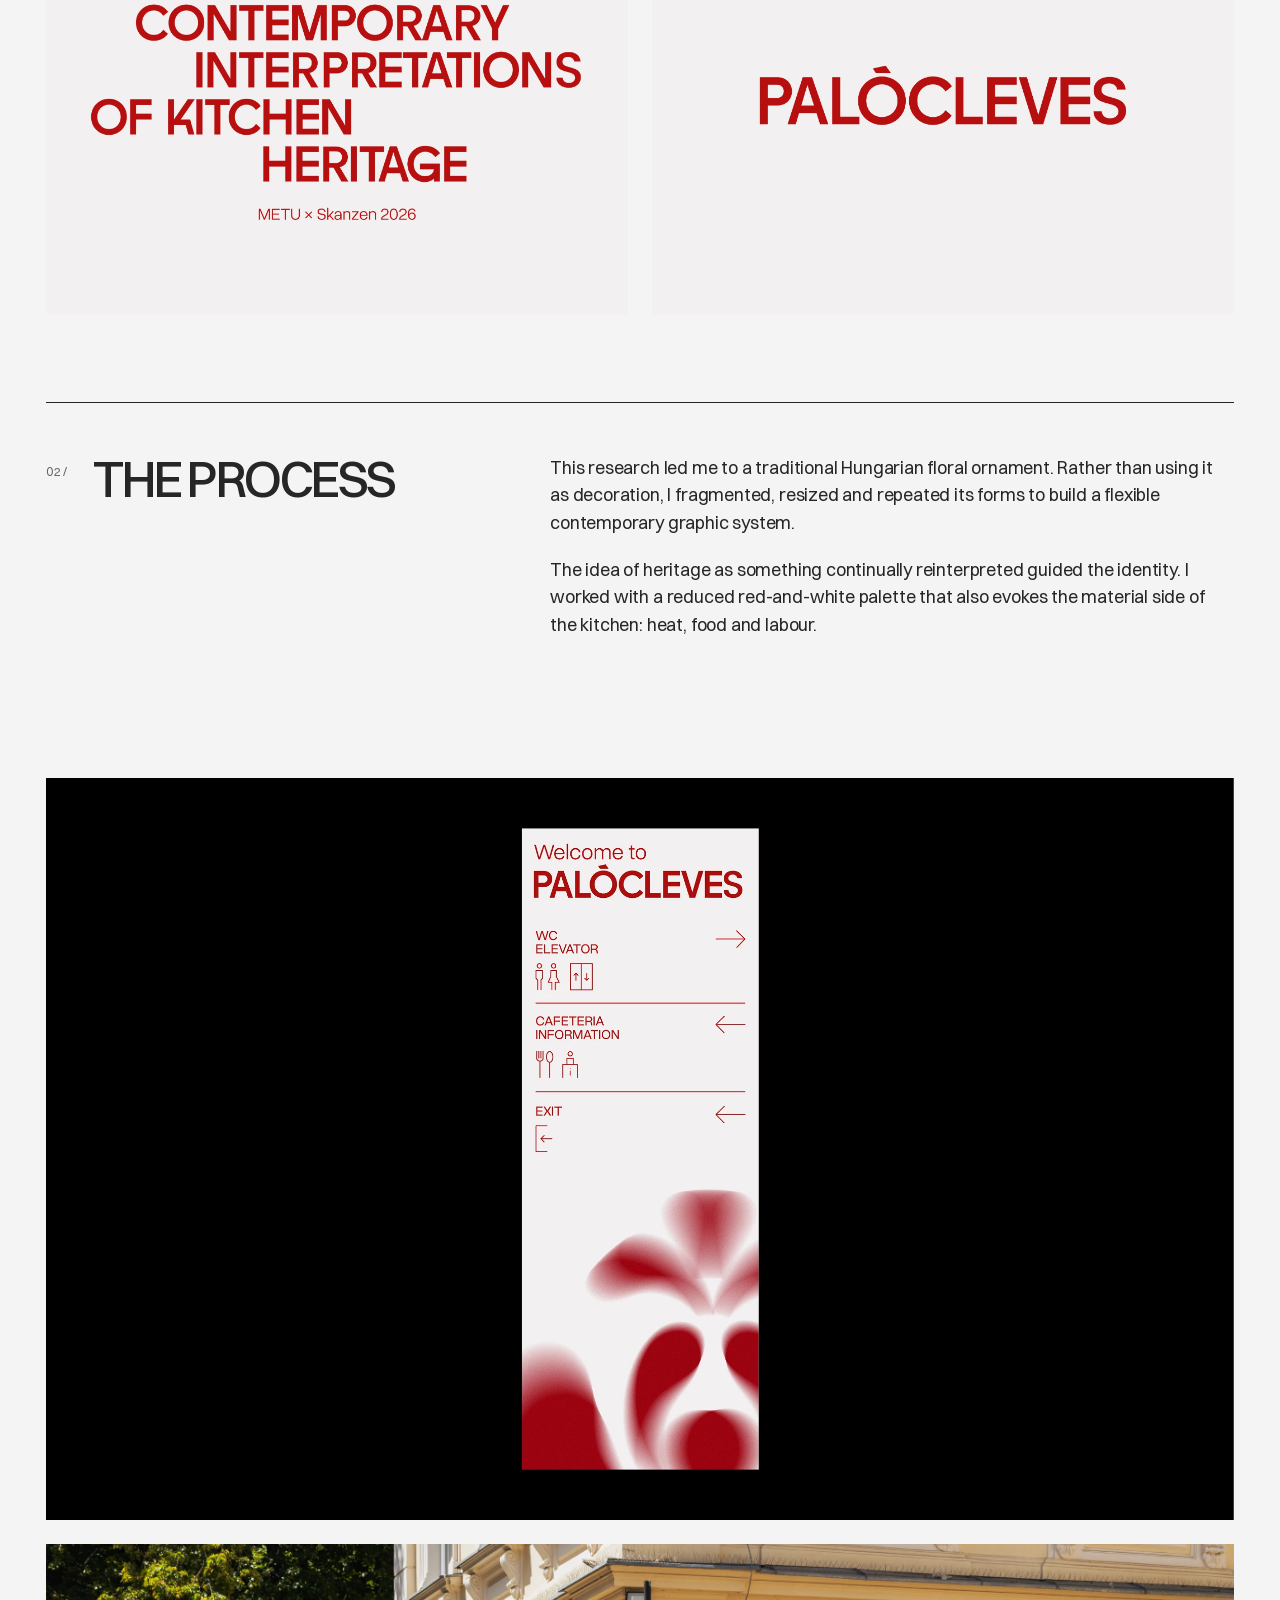
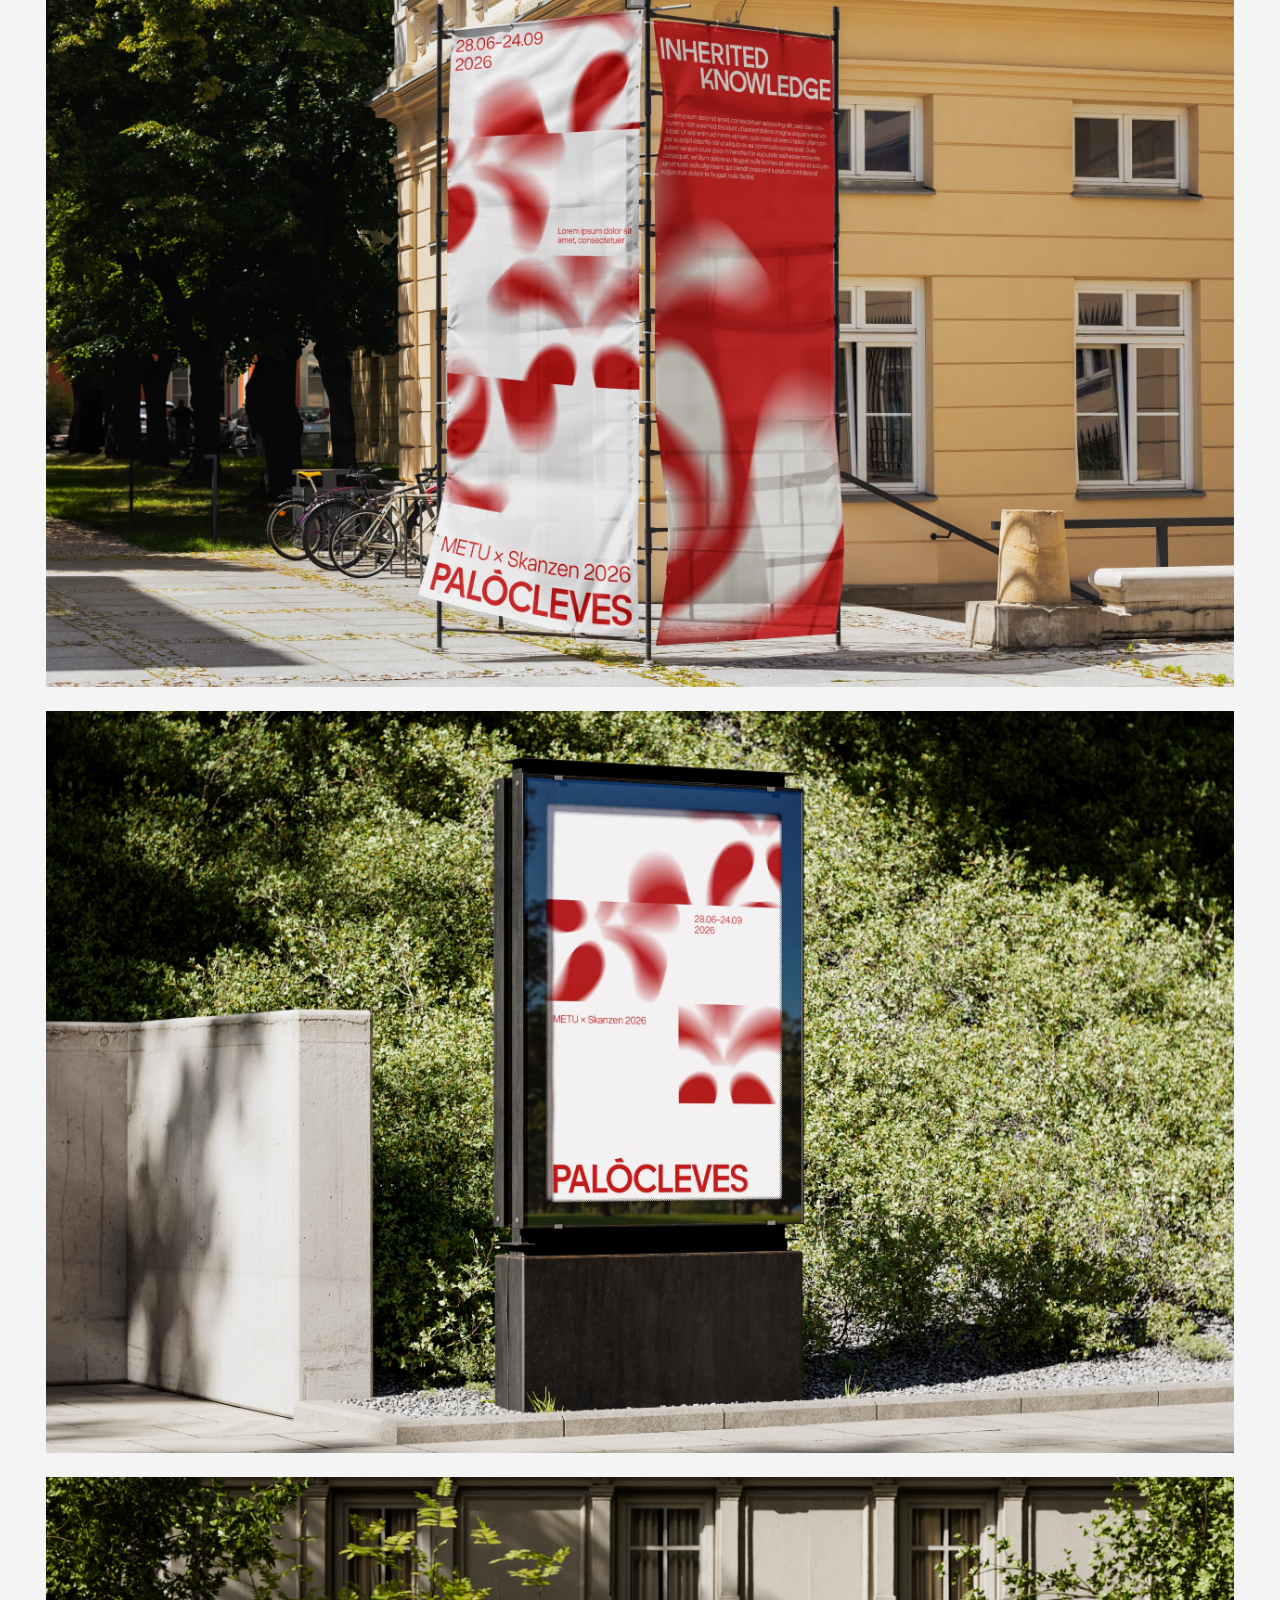
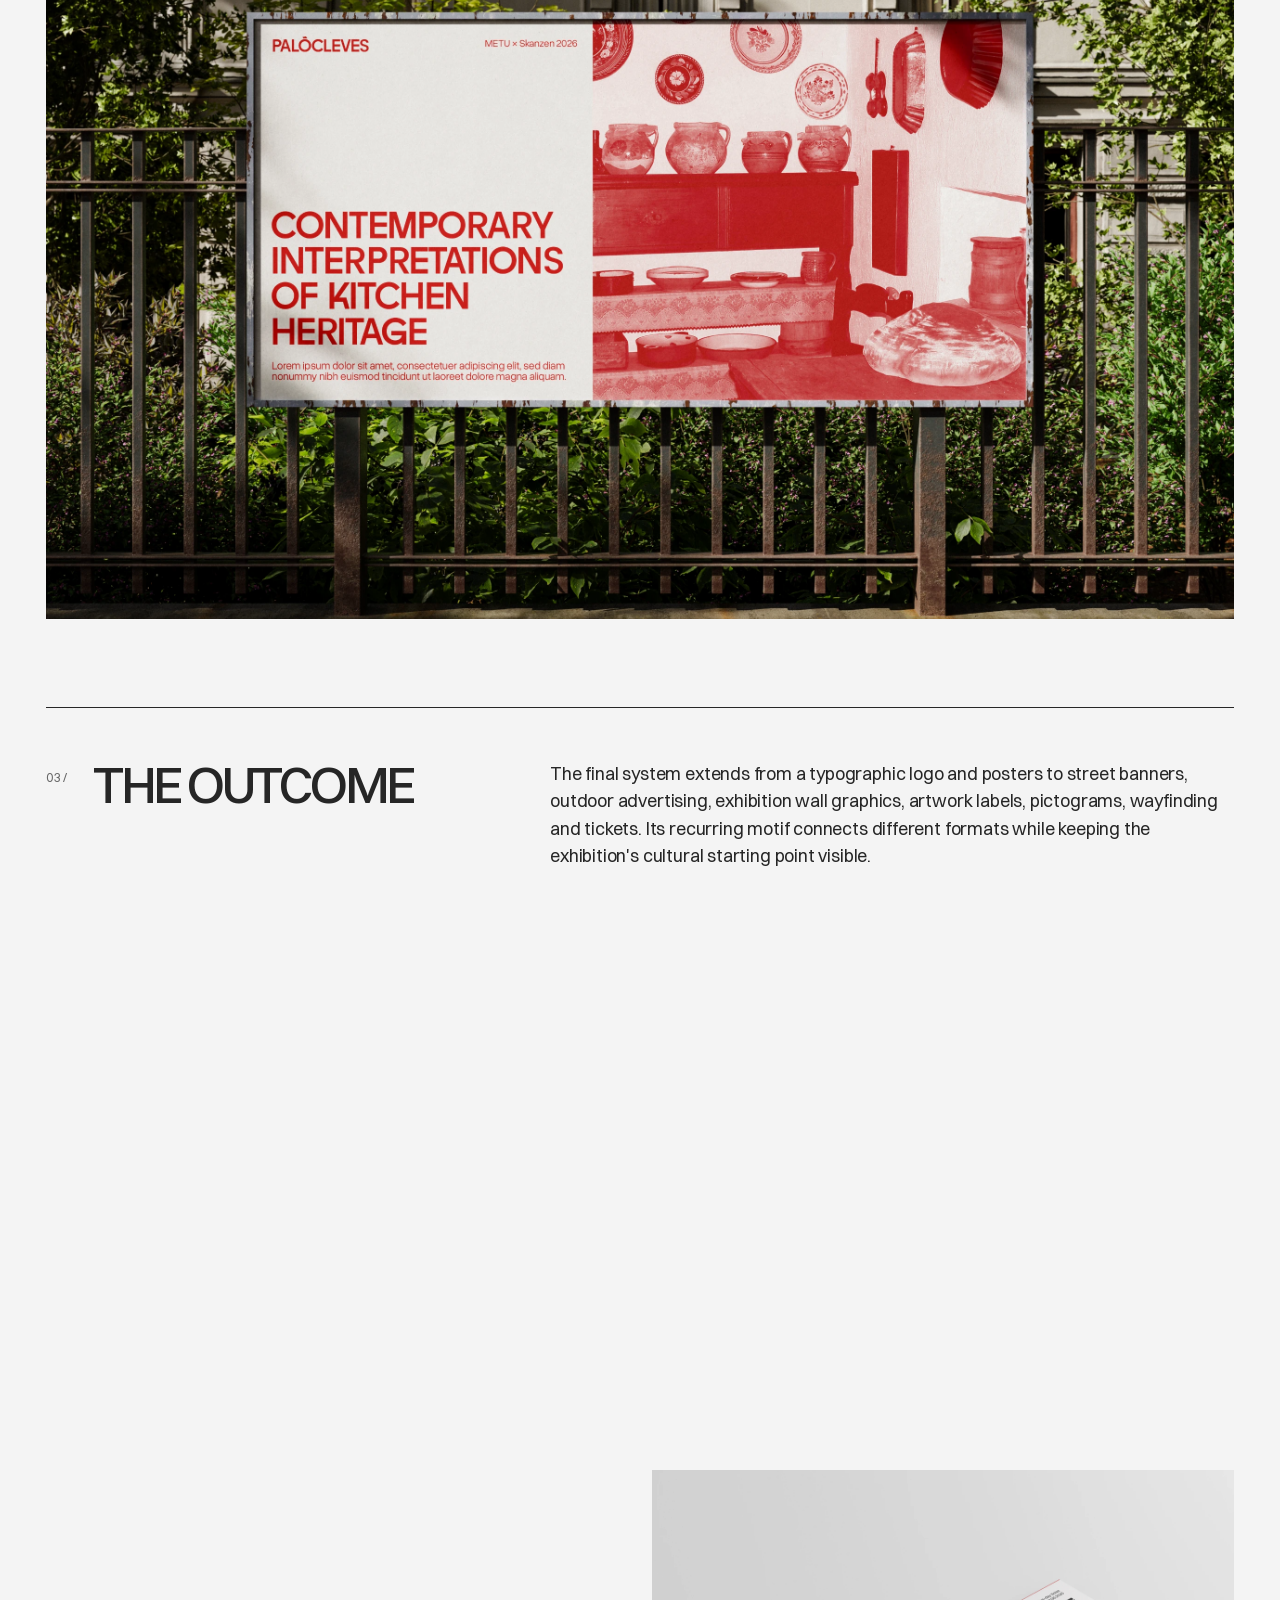
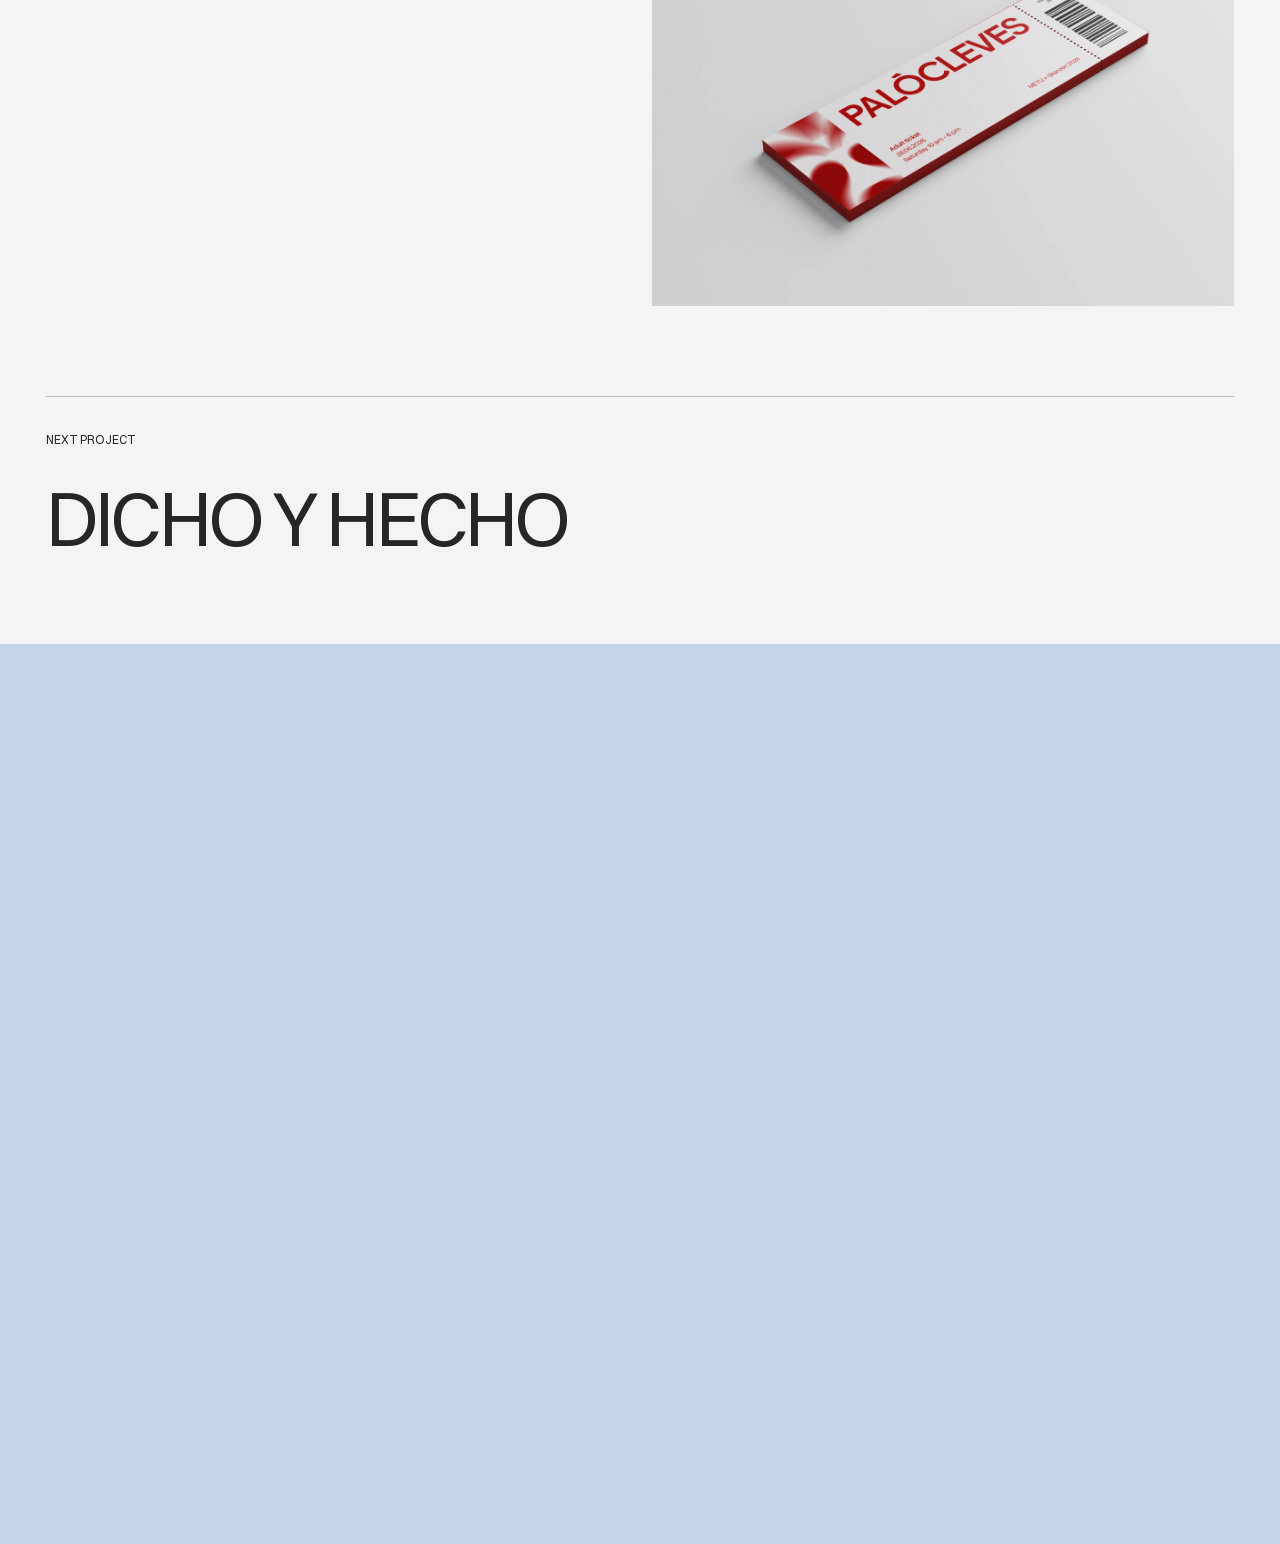
<file: palocleves.html>
<!doctype html>
<html lang="en"><head><meta charset="utf-8"><meta name="viewport" content="width=device-width,initial-scale=1"><title>PALÓCLEVES — Laura Fonseca</title><meta name="description" content="Palócleves is a visual identity project for an exhibition exploring the kitchen as a cultural and social system. The project was developed during my Erasmus exchange at Budape"><meta name="robots" content="index,follow,max-image-preview:large"><meta name="theme-color" content="#f4f4f4"><meta property="og:type" content="website"><meta property="og:title" content="PALÓCLEVES — Laura Fonseca"><meta property="og:description" content="Palócleves is a visual identity project for an exhibition exploring the kitchen as a cultural and social system. The project was developed during my Erasmus exchange at Budape"><meta property="og:locale" content="en_GB"><meta property="og:image" content="assets/social-preview.jpg"><meta property="og:image:alt" content="Laura Fonseca — graphic design portfolio"><meta name="twitter:card" content="summary_large_image"><link rel="alternate" hreflang="en" href="palocleves.html"><link rel="alternate" hreflang="es" href="es/palocleves.html"><link rel="icon" href="assets/favicon.svg" type="image/svg+xml"><link rel="preload" href="assets/fonts/switzer-400.woff2" as="font" type="font/woff2" crossorigin><link rel="stylesheet" href="style.css"><script src="script.js" defer></script><script type="application/ld+json">{"@context": "https://schema.org", "@type": "Person", "name": "Laura Fonseca", "jobTitle": "Graphic & multimedia designer", "sameAs": ["https://www.instagram.com/laurafonseca.design/", "https://www.linkedin.com/in/laura-fonseca-ort%C3%A9s-6abb1227b/"], "knowsAbout": ["Graphic Design", "Branding", "Editorial Design", "Visual Identity"], "email": "mailto:laurafonortes@gmail.com"}</script></head><body id="top"><a class="skip" href="#main">Skip to content</a><header class="site-header"><a class="wordmark" href="index.html#hero" aria-label="Laura Fonseca — Work">Laura Fonseca</a><nav class="desktop-nav" aria-label="Main"><a href="index.html#works">Work</a><a href="index.html#about">About</a><a href="index.html#contact">Contact</a></nav><div class="nav-actions"><a class="language-switch" href="es/palocleves.html" lang="es" hreflang="es" aria-label="Cambiar a español"><span class="selected">EN</span><span aria-hidden="true">/</span><span class="">ES</span></a><button class="menu-toggle" aria-expanded="false" aria-controls="mobile-nav">Menu <span aria-hidden="true">+</span></button></div><nav id="mobile-nav" class="mobile-nav" aria-label="Mobile menu" hidden><a href="index.html#works">Work</a><a href="index.html#about">About</a><a href="index.html#contact">Contact</a></nav></header><div class="scroll-progress" aria-hidden="true"></div><main id="main" class="project-main"><a class="back-link" href="index.html#works"> All projects</a><div class="project-heading"><h1>PALÓCLEVES</h1><span>02 / 04</span></div><section class="project-intro" aria-label="PALÓCLEVES"><div class="project-facts"><p>Brand / Exhibition design · 2026</p><ul><li>Visual Identity</li><li>Exhibition Design</li><li>Brand System</li><li>Poster Design</li><li>Wayfinding</li></ul><a class="download-button" href="assets/documents/palocleves-presentation.pdf" download>Download presentation </a></div><div class="project-description"><section class="project-story project-story--challenge" aria-labelledby="palocleves-challenge"><div class="project-story__heading"><span class="project-story__number" aria-hidden="true">01 /</span><h2 class="project-story__title" id="palocleves-challenge">THE CHALLENGE</h2></div><div class="project-story__copy"><p>Palócleves is an exhibition identity project exploring the kitchen as a cultural and social space, developed during my Erasmus at Budapest Metropolitan University.</p><p>Working with Hungarian culture, which was not my own, was an important part of the challenge. Before designing, I researched local customs, traditions and visual heritage to understand the cultural context behind the exhibition.</p></div></section></div></section><div class="project-gallery"><figure class="gallery-item reveal gallery-wide"><a class="gallery-link" href="assets/images/palocleves/01-exhibition-installation.webp" data-lightbox aria-label="Enlarge image: PALÓCLEVES, 1"><img src="assets/images/palocleves/01-exhibition-installation.webp" width="2560" height="1439" alt="PALÓCLEVES — exhibition installation" decoding="async" fetchpriority="high"></a></figure><figure class="gallery-item reveal"><a class="gallery-link" href="assets/images/palocleves/02-exhibition-visual-identity.webp" data-lightbox aria-label="Enlarge image: PALÓCLEVES, 2"><img src="assets/images/palocleves/02-exhibition-visual-identity.webp" width="2345" height="1560" alt="PALÓCLEVES — exhibition visual identity" decoding="async" loading="lazy"></a></figure><figure class="gallery-item reveal"><a class="gallery-link" href="assets/images/palocleves/03-logo.webp" data-lightbox aria-label="Enlarge image: PALÓCLEVES, 3"><img src="assets/images/palocleves/03-logo.webp" width="2345" height="1560" alt="PALÓCLEVES — logo" decoding="async" loading="lazy"></a></figure><section class="project-story project-story--process reveal" aria-labelledby="palocleves-process"><div class="project-story__heading"><span class="project-story__number" aria-hidden="true">02 /</span><h2 class="project-story__title" id="palocleves-process">THE PROCESS</h2></div><div class="project-story__copy"><p>This research led me to a traditional Hungarian floral ornament. Rather than using it as decoration, I fragmented, resized and repeated its forms to build a flexible contemporary graphic system.</p><p>The idea of heritage as something continually reinterpreted guided the identity. I worked with a reduced red-and-white palette that also evokes the material side of the kitchen: heat, food and labour.</p></div></section><figure class="gallery-item reveal gallery-wide"><a class="gallery-link" href="assets/images/palocleves/04-poster-design.webp" data-lightbox aria-label="Enlarge image: PALÓCLEVES, 4"><img src="assets/images/palocleves/04-poster-design.webp" width="2345" height="1560" alt="PALÓCLEVES — poster design" decoding="async" loading="lazy"></a></figure><figure class="gallery-item reveal gallery-wide"><a class="gallery-link" href="assets/images/palocleves/05-outdoor-street-banner.webp" data-lightbox aria-label="Enlarge image: PALÓCLEVES, 5"><img src="assets/images/palocleves/05-outdoor-street-banner.webp" width="2560" height="1706" alt="PALÓCLEVES — outdoor street banner" decoding="async" loading="lazy"></a></figure><figure class="gallery-item reveal gallery-wide"><a class="gallery-link" href="assets/images/palocleves/06-citylight-advertisement.webp" data-lightbox aria-label="Enlarge image: PALÓCLEVES, 6"><img src="assets/images/palocleves/06-citylight-advertisement.webp" width="2560" height="1920" alt="PALÓCLEVES — citylight advertisement" decoding="async" loading="lazy"></a></figure><figure class="gallery-item reveal gallery-wide"><a class="gallery-link" href="assets/images/palocleves/07-outdoor-billboard.webp" data-lightbox aria-label="Enlarge image: PALÓCLEVES, 7"><img src="assets/images/palocleves/07-outdoor-billboard.webp" width="2560" height="1920" alt="PALÓCLEVES — outdoor billboard" decoding="async" loading="lazy"></a></figure><section class="project-story project-story--outcome reveal" aria-labelledby="palocleves-outcome"><div class="project-story__heading"><span class="project-story__number" aria-hidden="true">03 /</span><h2 class="project-story__title" id="palocleves-outcome">THE OUTCOME</h2></div><div class="project-story__copy"><p>The final system extends from a typographic logo and posters to street banners, outdoor advertising, exhibition wall graphics, artwork labels, pictograms, wayfinding and tickets. Its recurring motif connects different formats while keeping the exhibition's cultural starting point visible.</p></div></section><figure class="gallery-item reveal"><a class="gallery-link" href="assets/images/palocleves/08-exhibition-wall-graphics.webp" data-lightbox aria-label="Enlarge image: PALÓCLEVES, 8"><img src="assets/images/palocleves/08-exhibition-wall-graphics.webp" width="2560" height="1746" alt="PALÓCLEVES — exhibition wall graphics" decoding="async" loading="lazy"></a></figure><figure class="gallery-item reveal"><a class="gallery-link" href="assets/images/palocleves/09-artwork-labels.webp" data-lightbox aria-label="Enlarge image: PALÓCLEVES, 9"><img src="assets/images/palocleves/09-artwork-labels.webp" width="2345" height="1560" alt="PALÓCLEVES — artwork labels" decoding="async" loading="lazy"></a></figure><figure class="gallery-item reveal"><a class="gallery-link" href="assets/images/palocleves/10-restroom-signage.webp" data-lightbox aria-label="Enlarge image: PALÓCLEVES, 10"><img src="assets/images/palocleves/10-restroom-signage.webp" width="1706" height="2560" alt="PALÓCLEVES — restroom signage" decoding="async" loading="lazy"></a></figure><figure class="gallery-item reveal"><a class="gallery-link" href="assets/images/palocleves/11-exhibition-ticket.webp" data-lightbox aria-label="Enlarge image: PALÓCLEVES, 11"><img src="assets/images/palocleves/11-exhibition-ticket.webp" width="2560" height="1920" alt="PALÓCLEVES — exhibition ticket" decoding="async" loading="lazy"></a></figure></div><a class="next-project" href="dicho-y-hecho.html"><span>Next project</span><strong>DICHO Y HECHO</strong></a></main><dialog class="lightbox" aria-label="Enlarge image"><div class="lightbox-toolbar"><span class="lightbox-count" aria-live="polite"></span><button class="lightbox-close">Close ×</button></div><button class="lightbox-prev" aria-label="Previous image">Previous</button><img alt=""><button class="lightbox-next" aria-label="Next image">Next</button></dialog><section id="contact" class="footer-reveal" aria-label="Contact"><div class="footer-reveal__stage"><div class="footer-reveal__surface"><div class="contact section"><p class="eyebrow">Contact</p><a class="contact-title" href="mailto:laurafonortes@gmail.com"><h2>LET’S<br>CONNECT</h2></a></div><footer class="footer"><div class="socials"><a href="https://www.instagram.com/laurafonseca.design/" target="_blank" rel="noopener noreferrer">Instagram </a><a href="https://www.linkedin.com/in/laura-fonseca-ort%C3%A9s-6abb1227b/" target="_blank" rel="noopener noreferrer">LinkedIn </a><a href="mailto:laurafonortes@gmail.com">Mail </a></div><div class="footer-bottom"><span>© 2026 Laura Fonseca</span><a href="privacy.html">Privacy Policy</a><a href="#top">Back to top </a></div></footer></div></div></section></body></html>
</file>
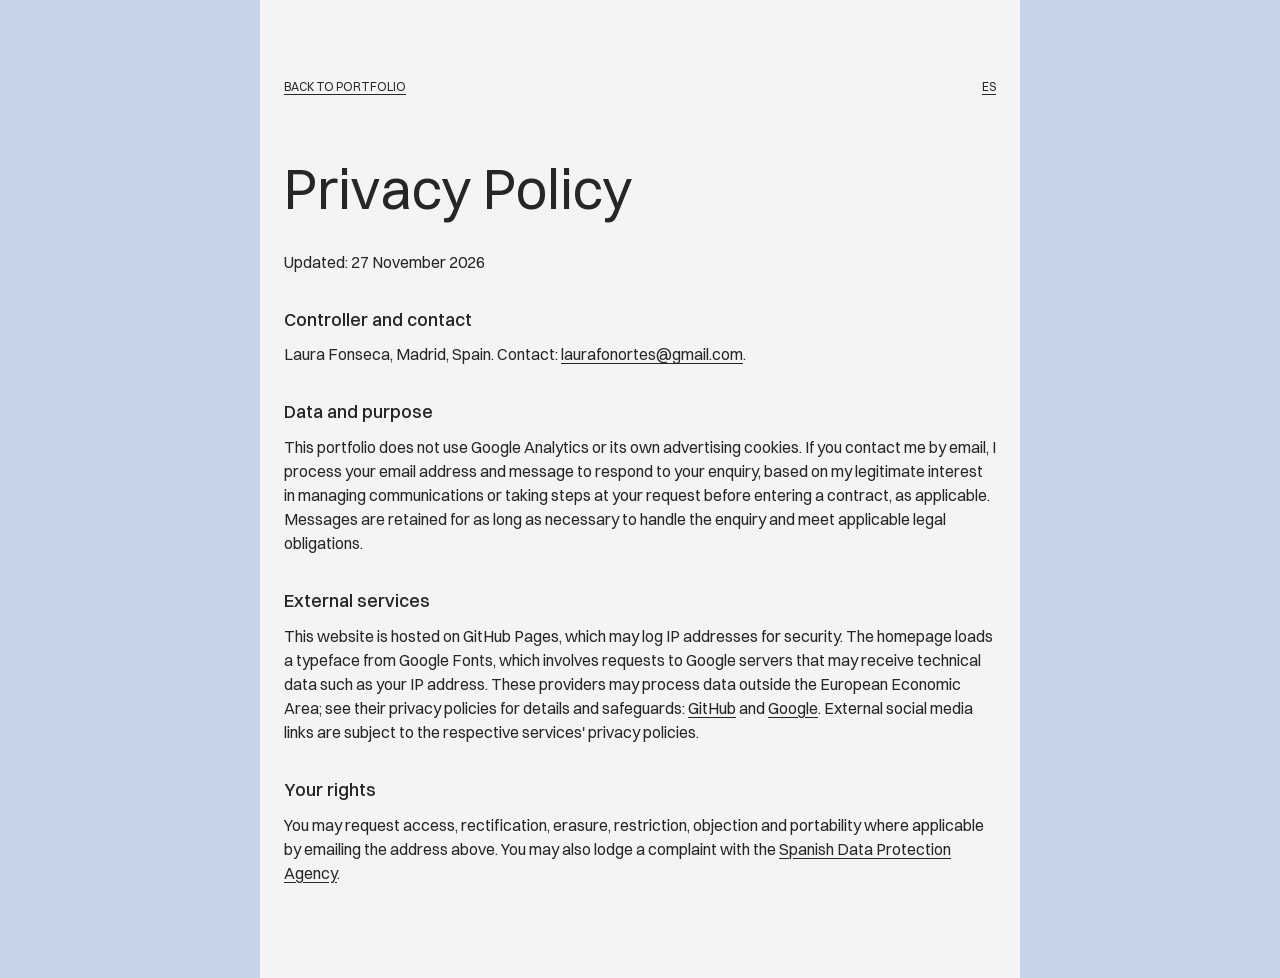
<file: privacy.html>
<!doctype html><html lang="en"><head><meta charset="utf-8"><meta name="viewport" content="width=device-width,initial-scale=1"><title>Privacy Policy — Laura Fonseca</title><link rel="icon" href="assets/favicon.svg" type="image/svg+xml"><link rel="stylesheet" href="style.css"><style>.privacy-page{max-width:760px;margin:0 auto;padding:clamp(24px,6vw,80px) 24px;line-height:1.6}.privacy-page h1{font-size:clamp(32px,5vw,56px);font-weight:400;margin:48px 0 16px}.privacy-page h2{font-size:18px;font-weight:500;margin:32px 0 8px}.privacy-page p{margin:0 0 16px}.privacy-page a{text-decoration:underline;text-underline-offset:3px}.privacy-nav{display:flex;justify-content:space-between;gap:16px;font-size:12px;text-transform:uppercase}</style></head><body><main class="privacy-page"><nav class="privacy-nav"><a href="index.html">Back to portfolio</a><a href="es/privacy.html">ES</a></nav><h1>Privacy Policy</h1><p>Updated: 27 November 2026</p><h2>Controller and contact</h2><p>Laura Fonseca, Madrid, Spain. Contact: <a href="mailto:laurafonortes@gmail.com">laurafonortes@gmail.com</a>.</p><h2>Data and purpose</h2><p>This portfolio does not use Google Analytics or its own advertising cookies. If you contact me by email, I process your email address and message to respond to your enquiry, based on my legitimate interest in managing communications or taking steps at your request before entering a contract, as applicable. Messages are retained for as long as necessary to handle the enquiry and meet applicable legal obligations.</p><h2>External services</h2><p>This website is hosted on GitHub Pages, which may log IP addresses for security. The homepage loads a typeface from Google Fonts, which involves requests to Google servers that may receive technical data such as your IP address. These providers may process data outside the European Economic Area; see their privacy policies for details and safeguards: <a href="https://docs.github.com/en/site-policy/privacy-policies/github-general-privacy-statement">GitHub</a> and <a href="https://policies.google.com/privacy">Google</a>. External social media links are subject to the respective services' privacy policies.</p><h2>Your rights</h2><p>You may request access, rectification, erasure, restriction, objection and portability where applicable by emailing the address above. You may also lodge a complaint with the <a href="https://www.aepd.es/">Spanish Data Protection Agency</a>.</p></main></body></html>
</file>
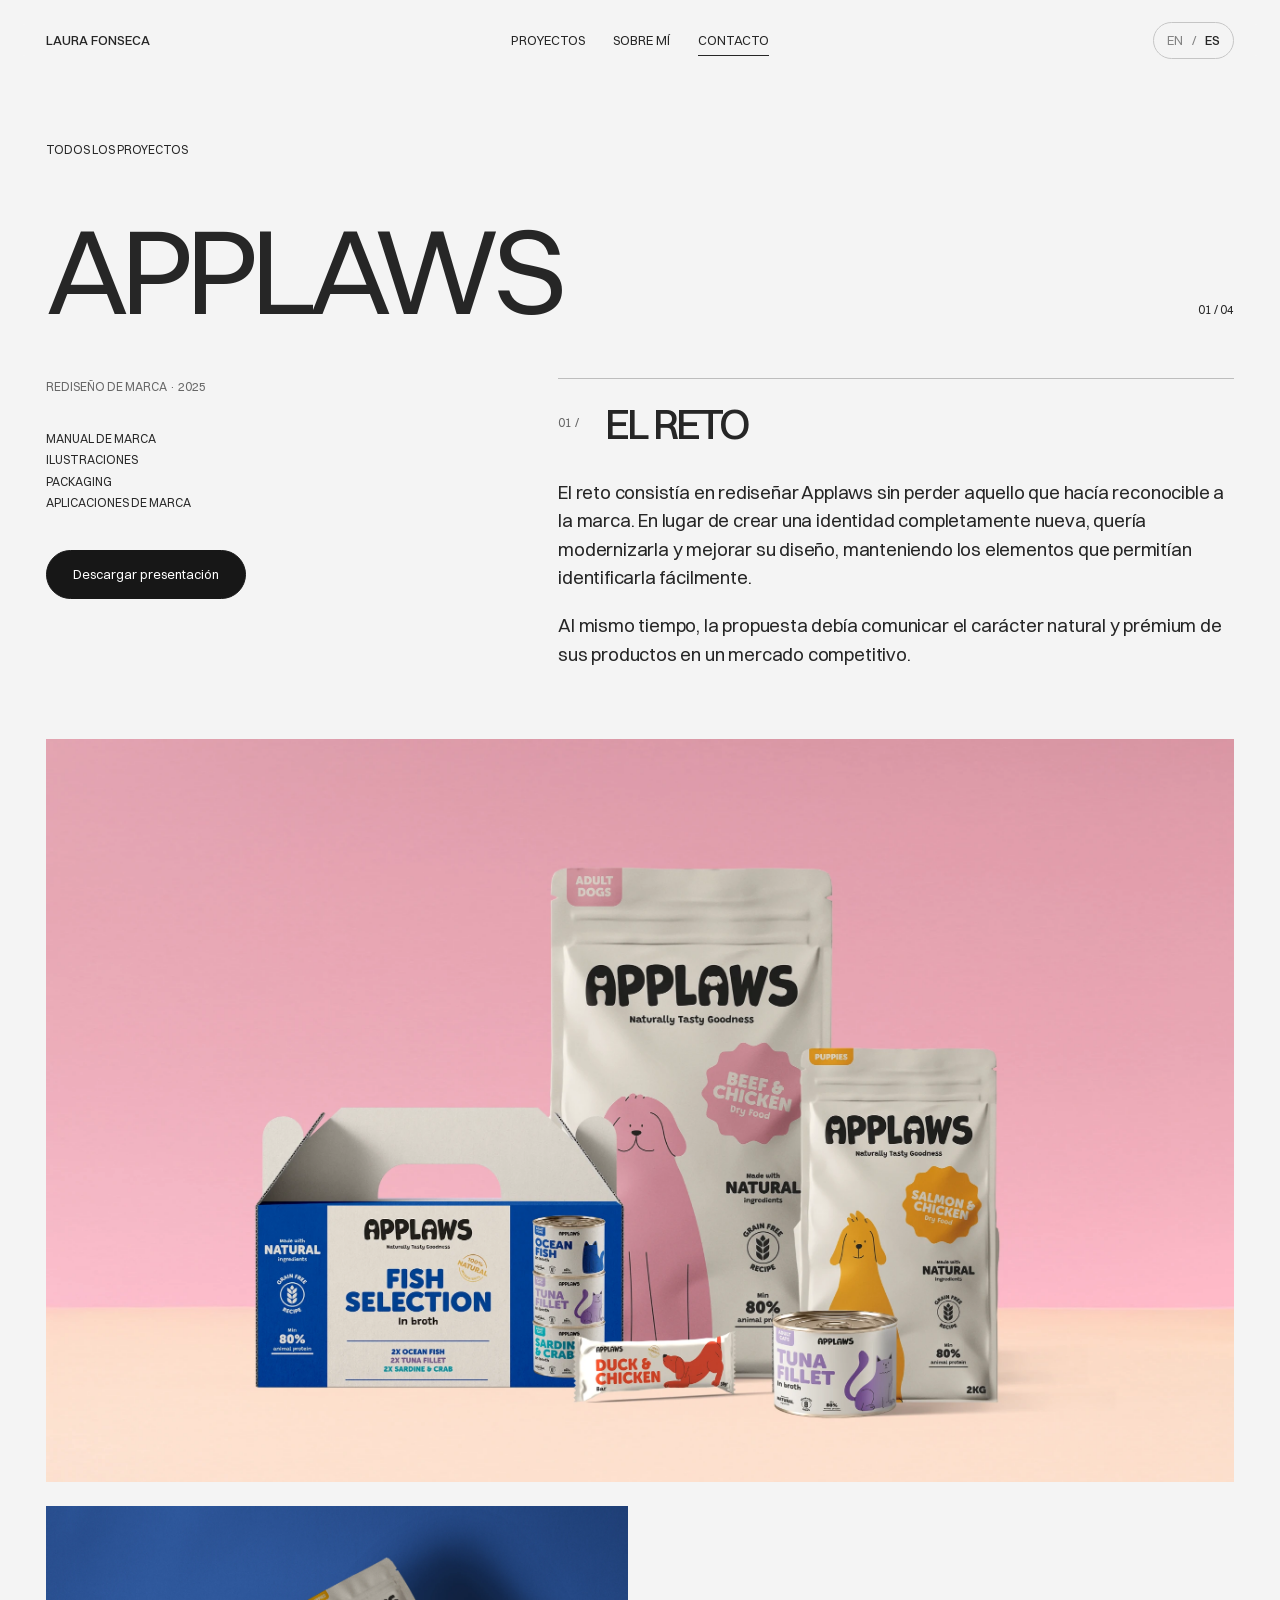
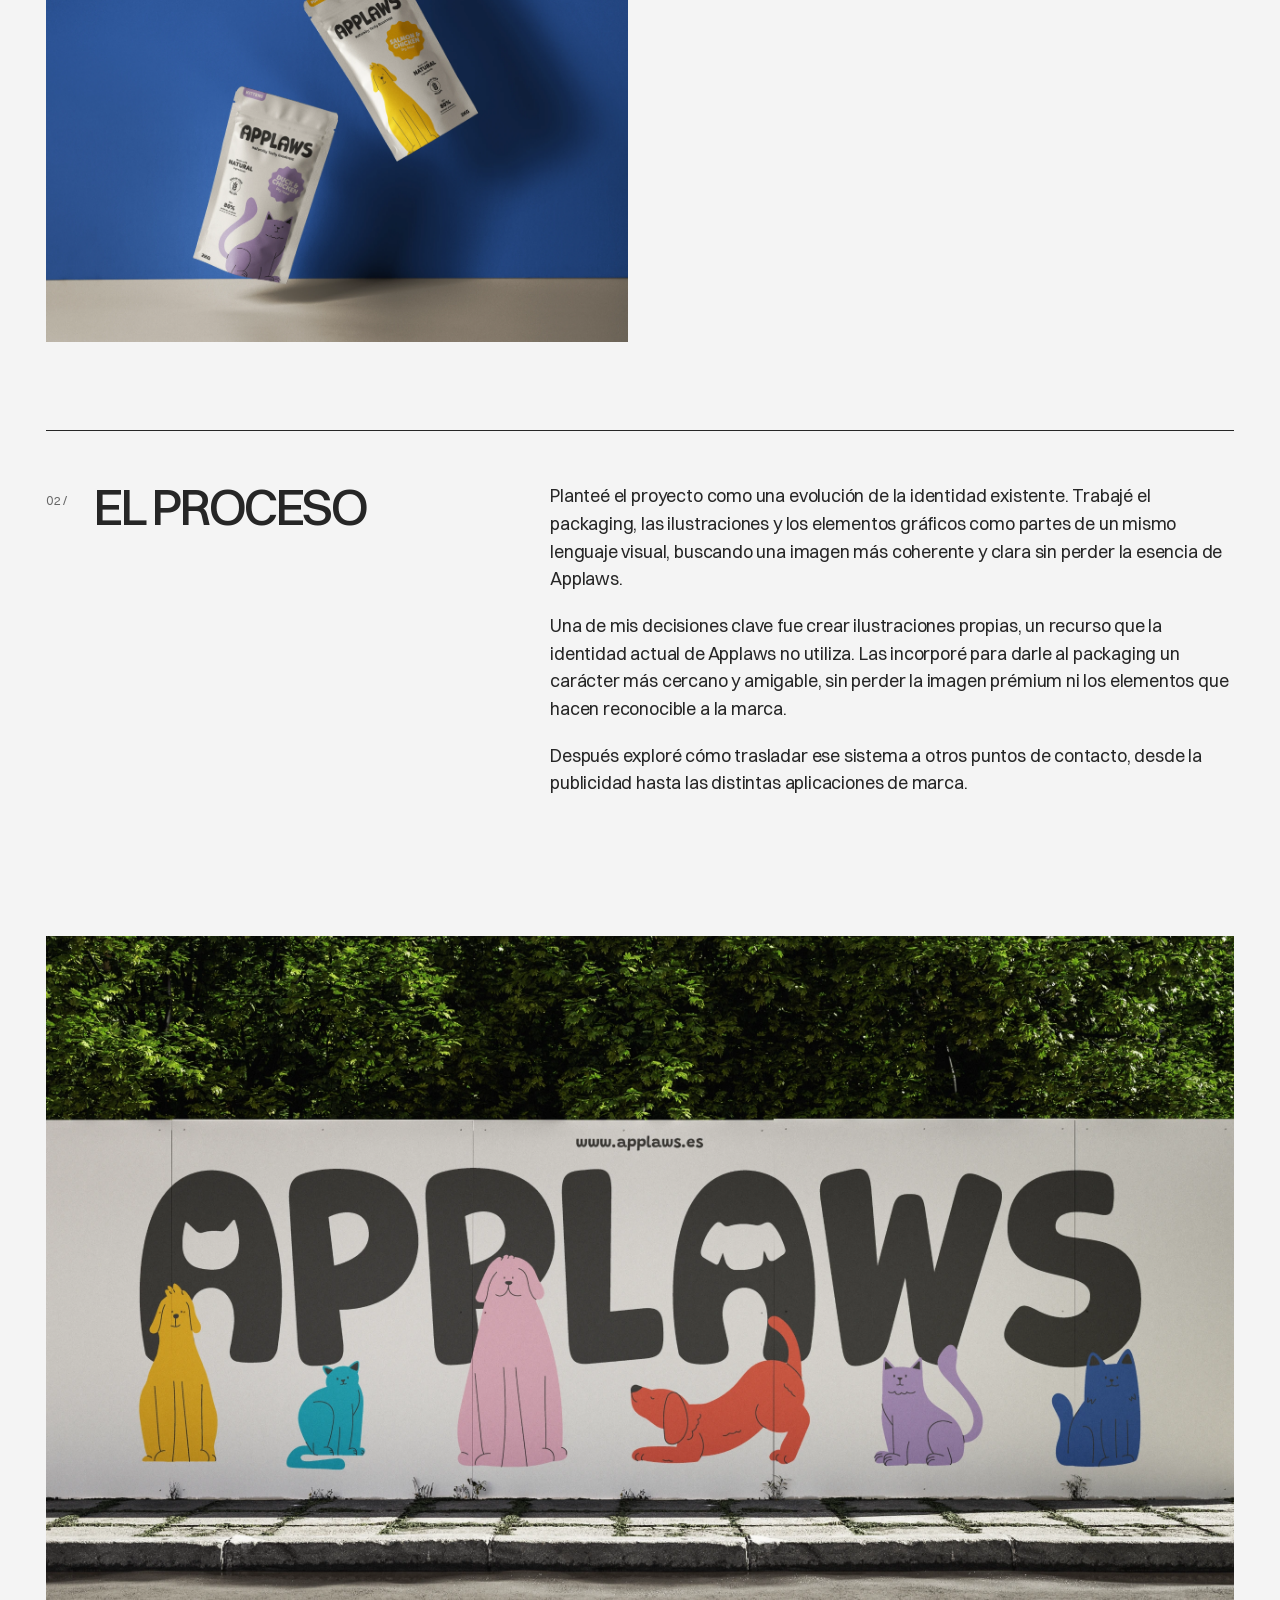
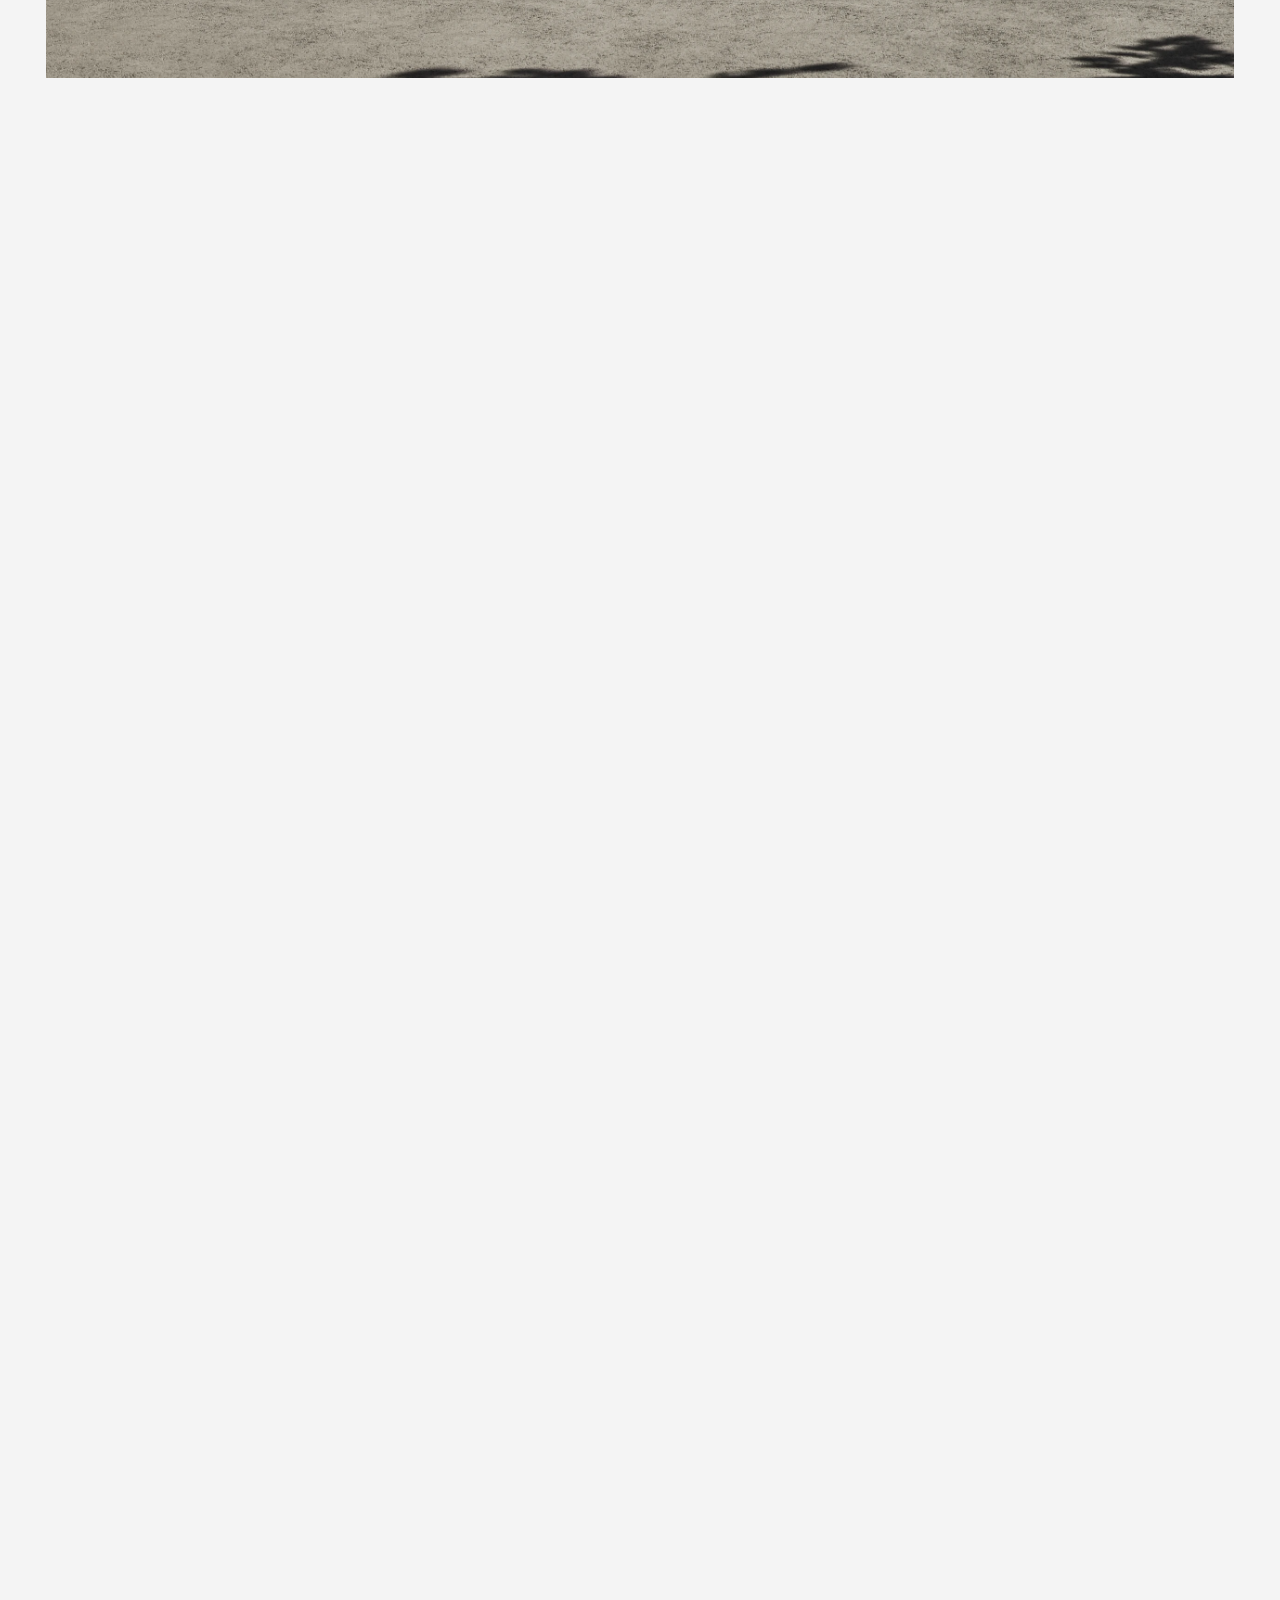
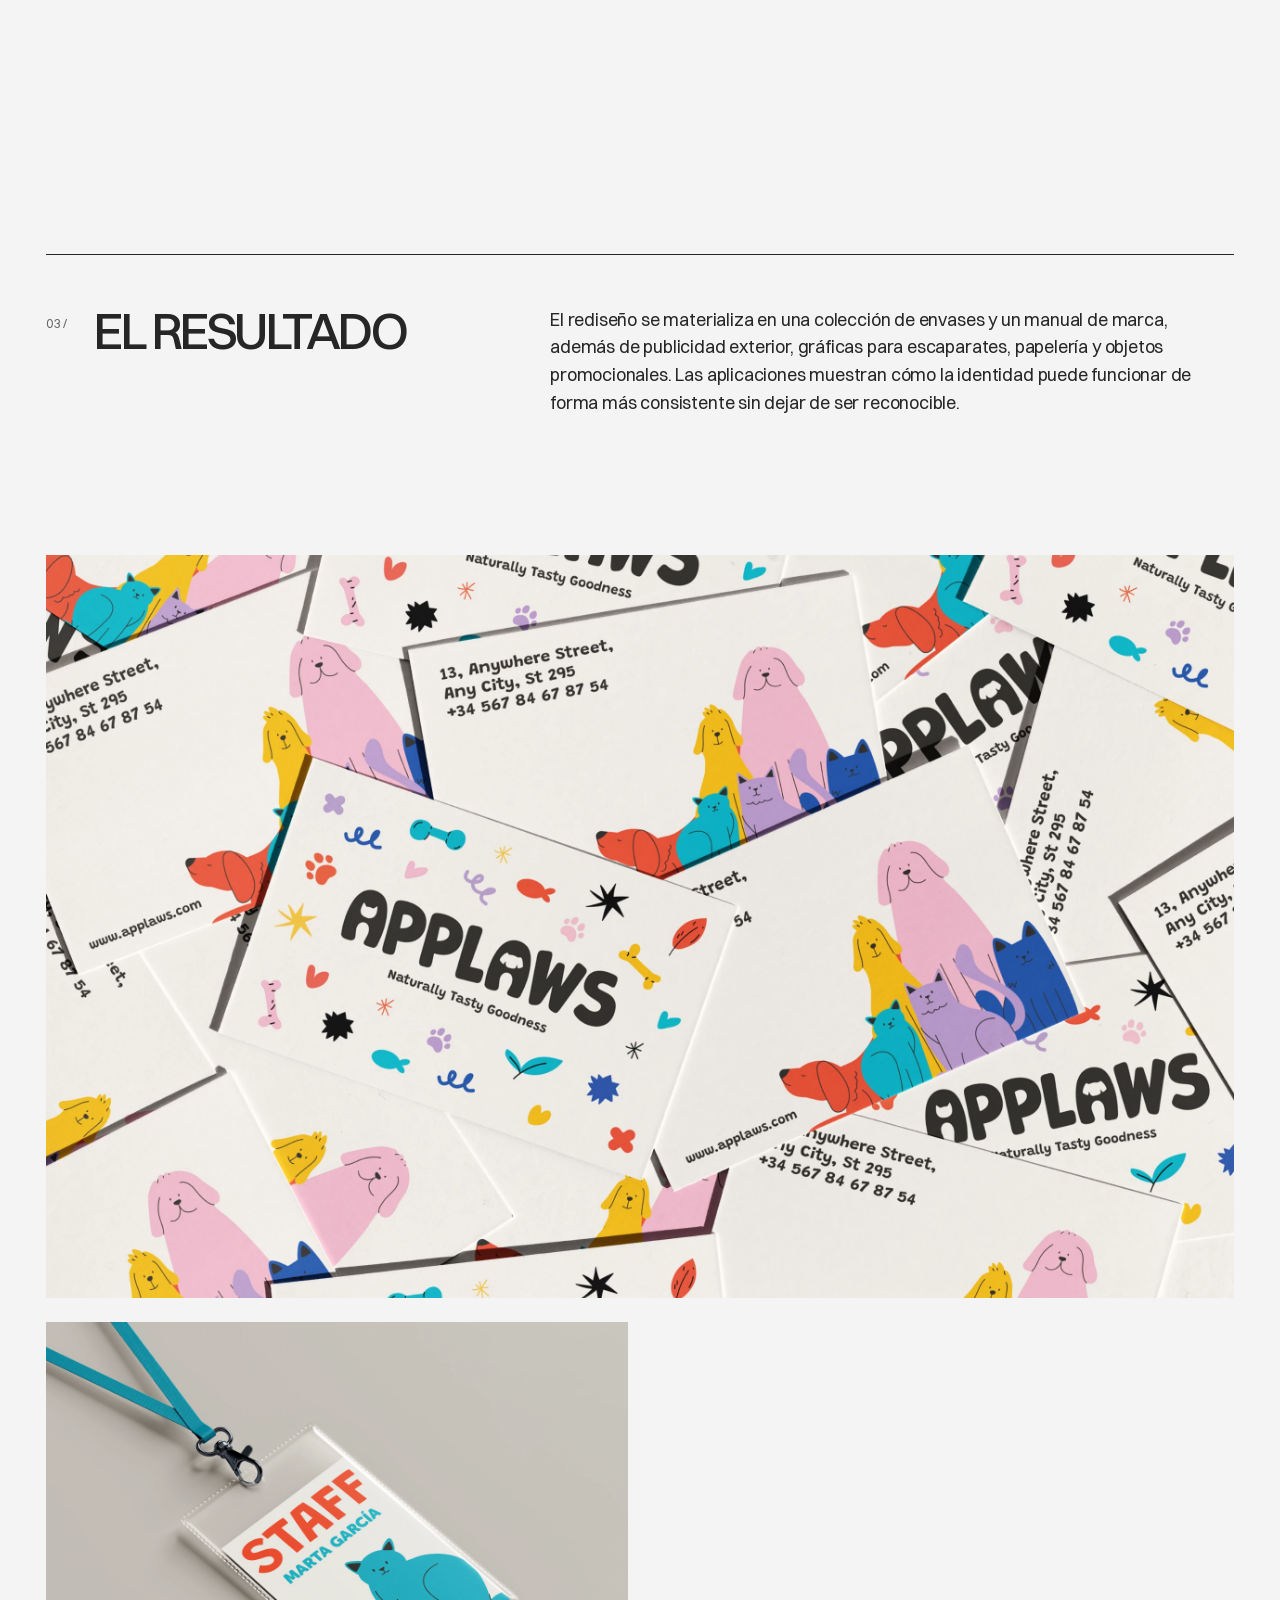
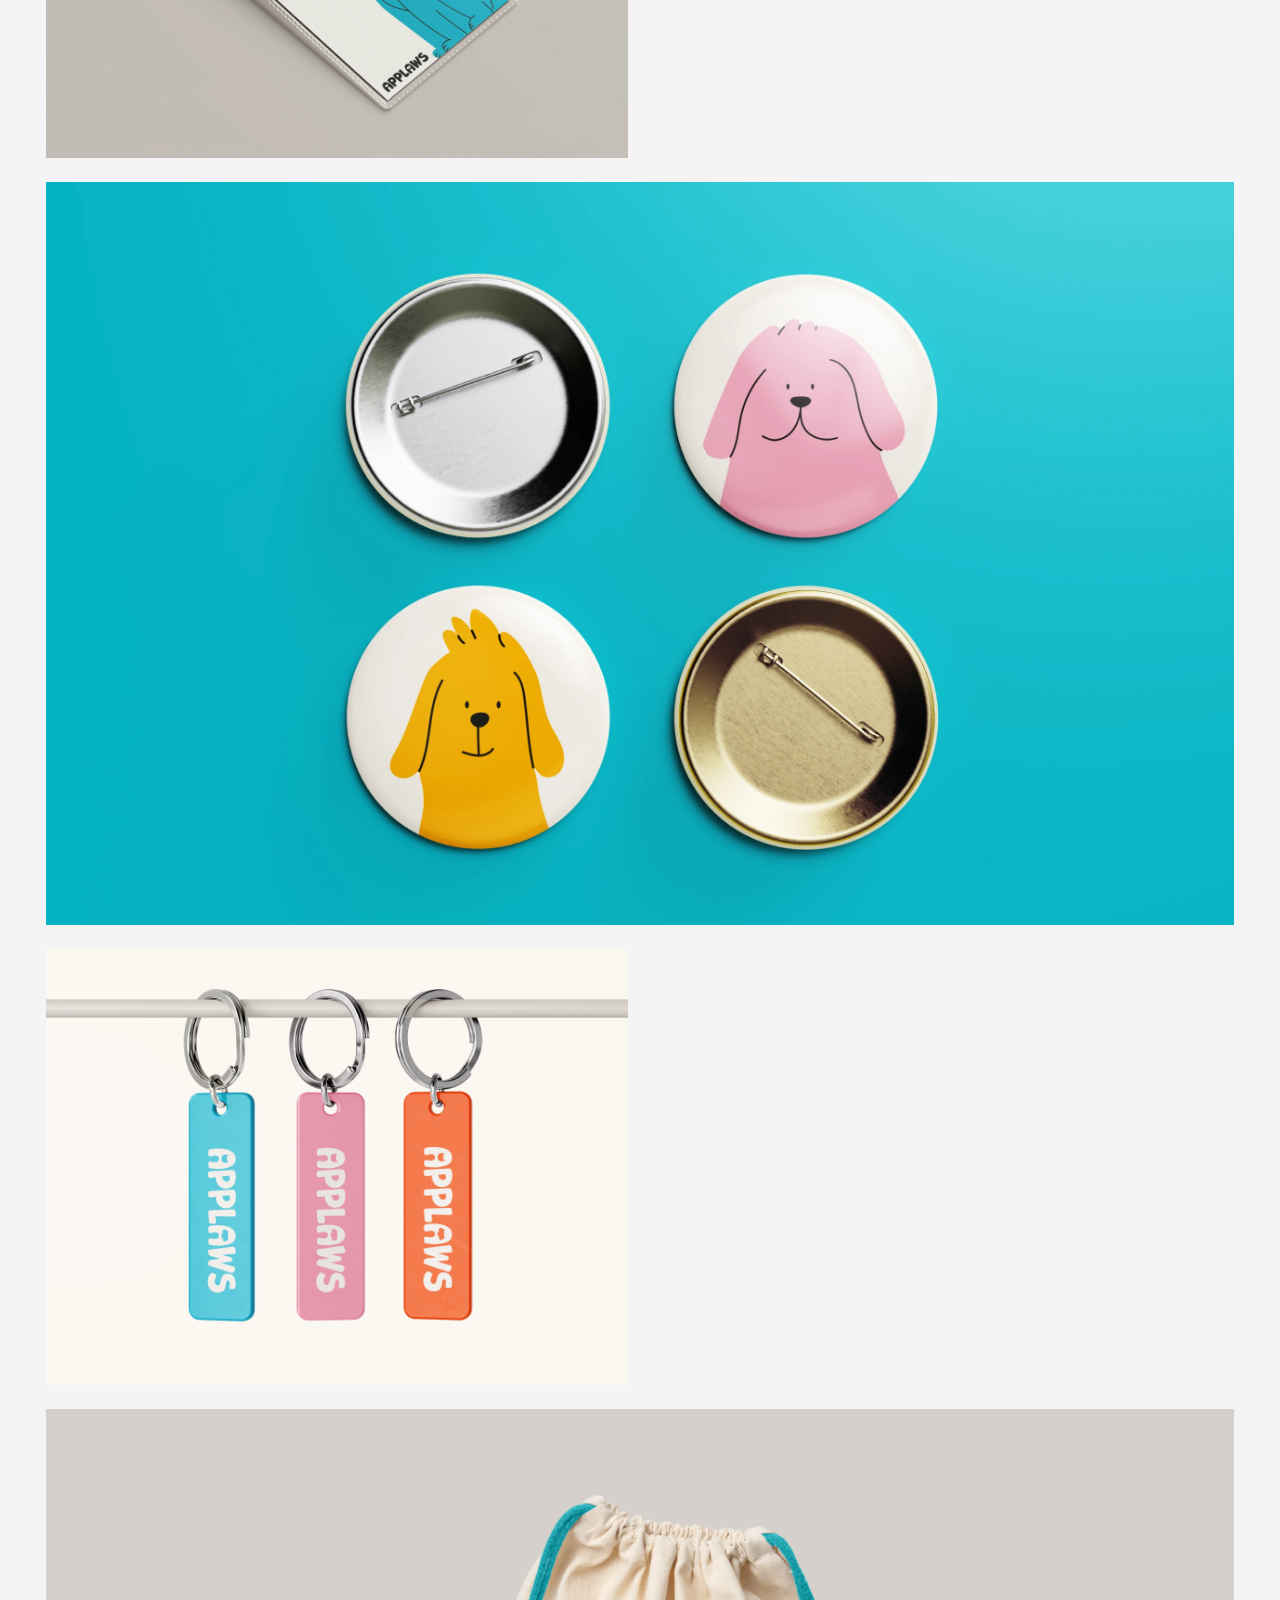
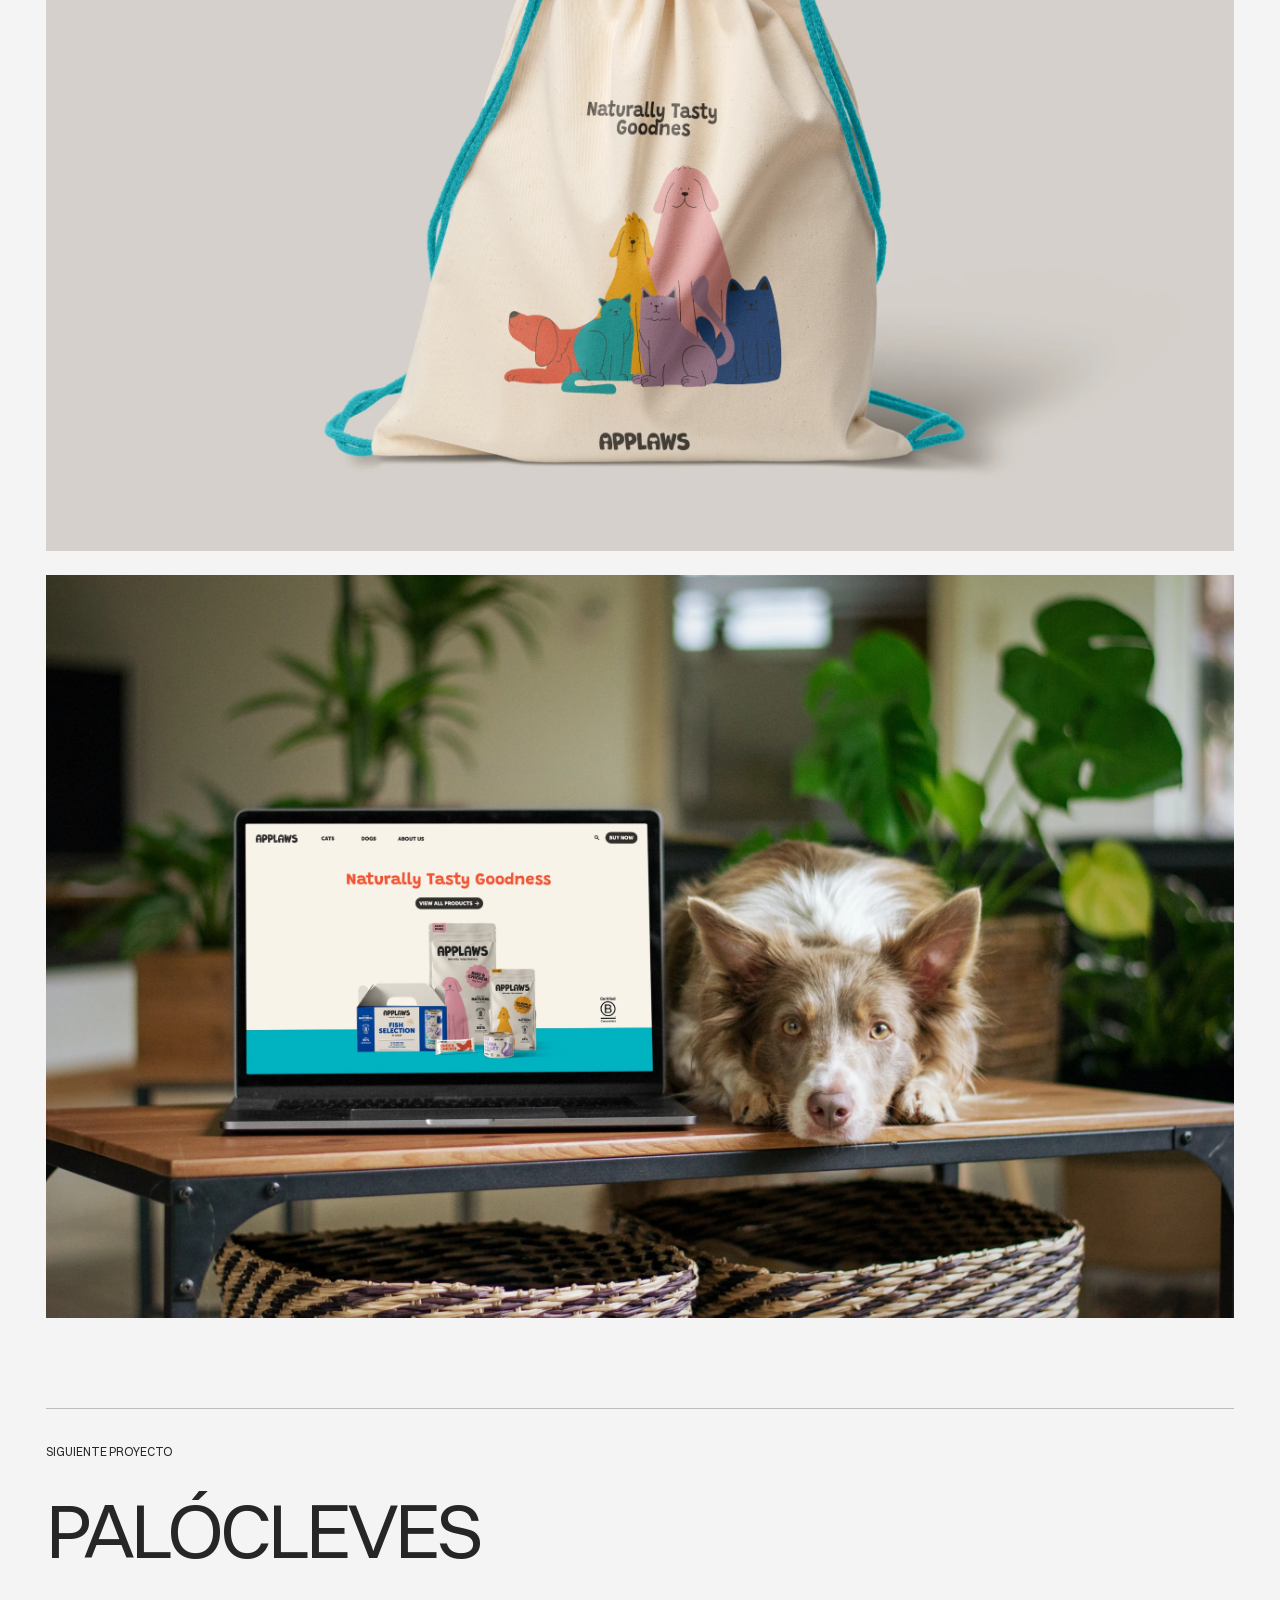
<file: es/applaws.html>
<!doctype html>
<html lang="es"><head><meta charset="utf-8"><meta name="viewport" content="width=device-width,initial-scale=1"><title>APPLAWS — Laura Fonseca</title><meta name="description" content="En este proyecto tuve la oportunidad de renovar la identidad visual de Applaws, una marca premium de alimentación para mascotas centrada en ofrecer ingredientes naturales y de"><meta name="robots" content="index,follow,max-image-preview:large"><meta name="theme-color" content="#f4f4f4"><meta property="og:type" content="website"><meta property="og:title" content="APPLAWS — Laura Fonseca"><meta property="og:description" content="En este proyecto tuve la oportunidad de renovar la identidad visual de Applaws, una marca premium de alimentación para mascotas centrada en ofrecer ingredientes naturales y de"><meta property="og:locale" content="es_ES"><meta property="og:image" content="../assets/social-preview.jpg"><meta property="og:image:alt" content="Laura Fonseca — graphic design portfolio"><meta name="twitter:card" content="summary_large_image"><link rel="alternate" hreflang="es" href="applaws.html"><link rel="alternate" hreflang="en" href="../applaws.html"><link rel="icon" href="../assets/favicon.svg" type="image/svg+xml"><link rel="preload" href="../assets/fonts/switzer-400.woff2" as="font" type="font/woff2" crossorigin><link rel="stylesheet" href="../style.css"><script src="../script.js" defer></script><script type="application/ld+json">{"@context": "https://schema.org", "@type": "Person", "name": "Laura Fonseca", "jobTitle": "Diseñadora gráfica y multimedia", "sameAs": ["https://www.instagram.com/laurafonseca.design/", "https://www.linkedin.com/in/laura-fonseca-ort%C3%A9s-6abb1227b/"], "knowsAbout": ["Graphic Design", "Branding", "Editorial Design", "Visual Identity"], "email": "mailto:laurafonortes@gmail.com"}</script></head><body id="top"><a class="skip" href="#main">Saltar al contenido</a><header class="site-header"><a class="wordmark" href="index.html#hero" aria-label="Laura Fonseca — Proyectos">Laura Fonseca</a><nav class="desktop-nav" aria-label="Principal"><a href="index.html#works">Proyectos</a><a href="index.html#about">Sobre mí</a><a href="index.html#contact">Contacto</a></nav><div class="nav-actions"><a class="language-switch" href="../applaws.html" lang="en" hreflang="en" aria-label="Switch to English"><span class="">EN</span><span aria-hidden="true">/</span><span class="selected">ES</span></a><button class="menu-toggle" aria-expanded="false" aria-controls="mobile-nav">Menú <span aria-hidden="true">+</span></button></div><nav id="mobile-nav" class="mobile-nav" aria-label="Menú móvil" hidden><a href="index.html#works">Proyectos</a><a href="index.html#about">Sobre mí</a><a href="index.html#contact">Contacto</a></nav></header><div class="scroll-progress" aria-hidden="true"></div><main id="main" class="project-main"><a class="back-link" href="index.html#works"> Todos los proyectos</a><div class="project-heading"><h1>APPLAWS</h1><span>01 / 04</span></div><section class="project-intro" aria-label="APPLAWS"><div class="project-facts"><p>Rediseño de marca · 2025</p><ul><li>Manual de marca</li><li>Ilustraciones</li><li>Packaging</li><li>Aplicaciones de marca</li></ul><a class="download-button" href="../assets/documents/applaws-presentation.pdf" download>Descargar presentación </a></div><div class="project-description"><section class="project-story project-story--challenge" aria-labelledby="applaws-challenge"><div class="project-story__heading"><span class="project-story__number" aria-hidden="true">01 /</span><h2 class="project-story__title" id="applaws-challenge">EL RETO</h2></div><div class="project-story__copy"><p>El reto consistía en rediseñar Applaws sin perder aquello que hacía reconocible a la marca. En lugar de crear una identidad completamente nueva, quería modernizarla y mejorar su diseño, manteniendo los elementos que permitían identificarla fácilmente.</p><p>Al mismo tiempo, la propuesta debía comunicar el carácter natural y prémium de sus productos en un mercado competitivo.</p></div></section></div></section><div class="project-gallery"><figure class="gallery-item reveal gallery-wide"><a class="gallery-link" href="../assets/images/applaws/01-packaging-collection.webp" data-lightbox aria-label="Ampliar imagen: APPLAWS, 1"><img src="../assets/images/applaws/01-packaging-collection.webp" width="2560" height="1809" alt="APPLAWS — Colección de envases" decoding="async" fetchpriority="high"></a></figure><figure class="gallery-item reveal"><a class="gallery-link" href="../assets/images/applaws/02-product-pouches.webp" data-lightbox aria-label="Ampliar imagen: APPLAWS, 2"><img src="../assets/images/applaws/02-product-pouches.webp" width="2560" height="2105" alt="APPLAWS — Bolsas de producto" decoding="async" loading="lazy"></a></figure><figure class="gallery-item reveal"><a class="gallery-link" href="../assets/images/applaws/03-brand-identity-overview.webp" data-lightbox aria-label="Ampliar imagen: APPLAWS, 3"><img src="../assets/images/applaws/03-brand-identity-overview.webp" width="2560" height="1645" alt="APPLAWS — Identidad visual de marca" decoding="async" loading="lazy"></a></figure><section class="project-story project-story--process reveal" aria-labelledby="applaws-process"><div class="project-story__heading"><span class="project-story__number" aria-hidden="true">02 /</span><h2 class="project-story__title" id="applaws-process">EL PROCESO</h2></div><div class="project-story__copy"><p>Planteé el proyecto como una evolución de la identidad existente. Trabajé el packaging, las ilustraciones y los elementos gráficos como partes de un mismo lenguaje visual, buscando una imagen más coherente y clara sin perder la esencia de Applaws.</p><p>Una de mis decisiones clave fue crear ilustraciones propias, un recurso que la identidad actual de Applaws no utiliza. Las incorporé para darle al packaging un carácter más cercano y amigable, sin perder la imagen prémium ni los elementos que hacen reconocible a la marca.</p><p>Después exploré cómo trasladar ese sistema a otros puntos de contacto, desde la publicidad hasta las distintas aplicaciones de marca.</p></div></section><figure class="gallery-item reveal gallery-wide"><a class="gallery-link" href="../assets/images/applaws/04-outdoor-brand-banner.webp" data-lightbox aria-label="Ampliar imagen: APPLAWS, 4"><img src="../assets/images/applaws/04-outdoor-brand-banner.webp" width="2560" height="1920" alt="APPLAWS — Lona publicitaria exterior" decoding="async" loading="lazy"></a></figure><figure class="gallery-item reveal"><a class="gallery-link" href="../assets/images/applaws/05-outdoor-advertising-posters.webp" data-lightbox aria-label="Ampliar imagen: APPLAWS, 5"><img src="../assets/images/applaws/05-outdoor-advertising-posters.webp" width="2560" height="1920" alt="APPLAWS — Carteles publicitarios exteriores" decoding="async" loading="lazy"></a></figure><figure class="gallery-item reveal"><a class="gallery-link" href="../assets/images/applaws/06-bus-stop-advertisement.webp" data-lightbox aria-label="Ampliar imagen: APPLAWS, 6"><img src="../assets/images/applaws/06-bus-stop-advertisement.webp" width="2560" height="1706" alt="APPLAWS — Publicidad en marquesina" decoding="async" loading="lazy"></a></figure><figure class="gallery-item reveal gallery-wide"><a class="gallery-link" href="../assets/images/applaws/07-storefront-window-graphics.webp" data-lightbox aria-label="Ampliar imagen: APPLAWS, 7"><img src="../assets/images/applaws/07-storefront-window-graphics.webp" width="2560" height="1708" alt="APPLAWS — Gráfica de escaparate" decoding="async" loading="lazy"></a></figure><figure class="gallery-item reveal"><a class="gallery-link" href="../assets/images/applaws/08-promotional-brochure.webp" data-lightbox aria-label="Ampliar imagen: APPLAWS, 8"><img src="../assets/images/applaws/08-promotional-brochure.webp" width="2560" height="1708" alt="APPLAWS — Folleto promocional" decoding="async" loading="lazy"></a></figure><figure class="gallery-item reveal"><a class="gallery-link" href="../assets/images/applaws/09-branded-stationery.webp" data-lightbox aria-label="Ampliar imagen: APPLAWS, 9"><img src="../assets/images/applaws/09-branded-stationery.webp" width="2560" height="1920" alt="APPLAWS — Papelería corporativa" decoding="async" loading="lazy"></a></figure><section class="project-story project-story--outcome reveal" aria-labelledby="applaws-outcome"><div class="project-story__heading"><span class="project-story__number" aria-hidden="true">03 /</span><h2 class="project-story__title" id="applaws-outcome">EL RESULTADO</h2></div><div class="project-story__copy"><p>El rediseño se materializa en una colección de envases y un manual de marca, además de publicidad exterior, gráficas para escaparates, papelería y objetos promocionales. Las aplicaciones muestran cómo la identidad puede funcionar de forma más consistente sin dejar de ser reconocible.</p></div></section><figure class="gallery-item reveal gallery-wide"><a class="gallery-link" href="../assets/images/applaws/10-business-cards.webp" data-lightbox aria-label="Ampliar imagen: APPLAWS, 10"><img src="../assets/images/applaws/10-business-cards.webp" width="2560" height="1706" alt="APPLAWS — Tarjetas de visita" decoding="async" loading="lazy"></a></figure><figure class="gallery-item reveal"><a class="gallery-link" href="../assets/images/applaws/11-staff-id-card.webp" data-lightbox aria-label="Ampliar imagen: APPLAWS, 11"><img src="../assets/images/applaws/11-staff-id-card.webp" width="2560" height="1920" alt="APPLAWS — Tarjeta identificativa" decoding="async" loading="lazy"></a></figure><figure class="gallery-item reveal"><a class="gallery-link" href="../assets/images/applaws/12-branded-lanyard.webp" data-lightbox aria-label="Ampliar imagen: APPLAWS, 12"><img src="../assets/images/applaws/12-branded-lanyard.webp" width="2500" height="1600" alt="APPLAWS — Cinta corporativa" decoding="async" loading="lazy"></a></figure><figure class="gallery-item reveal gallery-wide"><a class="gallery-link" href="../assets/images/applaws/13-pin-badges.webp" data-lightbox aria-label="Ampliar imagen: APPLAWS, 13"><img src="../assets/images/applaws/13-pin-badges.webp" width="2560" height="2560" alt="APPLAWS — Chapas de marca" decoding="async" loading="lazy"></a></figure><figure class="gallery-item reveal"><a class="gallery-link" href="../assets/images/applaws/14-branded-keychains.webp" data-lightbox aria-label="Ampliar imagen: APPLAWS, 14"><img src="../assets/images/applaws/14-branded-keychains.webp" width="2560" height="1920" alt="APPLAWS — Llaveros corporativos" decoding="async" loading="lazy"></a></figure><figure class="gallery-item reveal"><a class="gallery-link" href="../assets/images/applaws/15-branded-mugs.webp" data-lightbox aria-label="Ampliar imagen: APPLAWS, 15"><img src="../assets/images/applaws/15-branded-mugs.webp" width="2560" height="1920" alt="APPLAWS — Tazas corporativas" decoding="async" loading="lazy"></a></figure><figure class="gallery-item reveal gallery-wide"><a class="gallery-link" href="../assets/images/applaws/16-drawstring-backpack.webp" data-lightbox aria-label="Ampliar imagen: APPLAWS, 16"><img src="../assets/images/applaws/16-drawstring-backpack.webp" width="2560" height="1706" alt="APPLAWS — Mochila corporativa" decoding="async" loading="lazy"></a></figure><figure class="gallery-item reveal gallery-wide"><a class="gallery-link" href="../assets/images/applaws/17-website-laptop-mockup.webp" data-lightbox aria-label="Ampliar imagen: APPLAWS, 17"><img src="../assets/images/applaws/17-website-laptop-mockup.webp" width="2560" height="1706" alt="APPLAWS — Diseño web en ordenador" decoding="async" loading="lazy"></a></figure></div><a class="next-project" href="palocleves.html"><span>Siguiente proyecto</span><strong>PALÓCLEVES</strong></a></main><dialog class="lightbox" aria-label="Ampliar imagen"><div class="lightbox-toolbar"><span class="lightbox-count" aria-live="polite"></span><button class="lightbox-close">Cerrar ×</button></div><button class="lightbox-prev" aria-label="Imagen anterior">Anterior</button><img alt=""><button class="lightbox-next" aria-label="Imagen siguiente">Siguiente</button></dialog><section id="contact" class="footer-reveal" aria-label="Contacto"><div class="footer-reveal__stage"><div class="footer-reveal__surface"><div class="contact section"><p class="eyebrow">Contacto</p><a class="contact-title" href="mailto:laurafonortes@gmail.com"><h2>CONECTA<br>CONMIGO</h2></a></div><footer class="footer"><div class="socials"><a href="https://www.instagram.com/laurafonseca.design/" target="_blank" rel="noopener noreferrer">Instagram </a><a href="https://www.linkedin.com/in/laura-fonseca-ort%C3%A9s-6abb1227b/" target="_blank" rel="noopener noreferrer">LinkedIn </a><a href="mailto:laurafonortes@gmail.com">Mail </a></div><div class="footer-bottom"><span>© 2026 Laura Fonseca</span><a href="privacy.html">Política de privacidad</a><a href="#top">Volver arriba </a></div></footer></div></div></section></body></html>
</file>
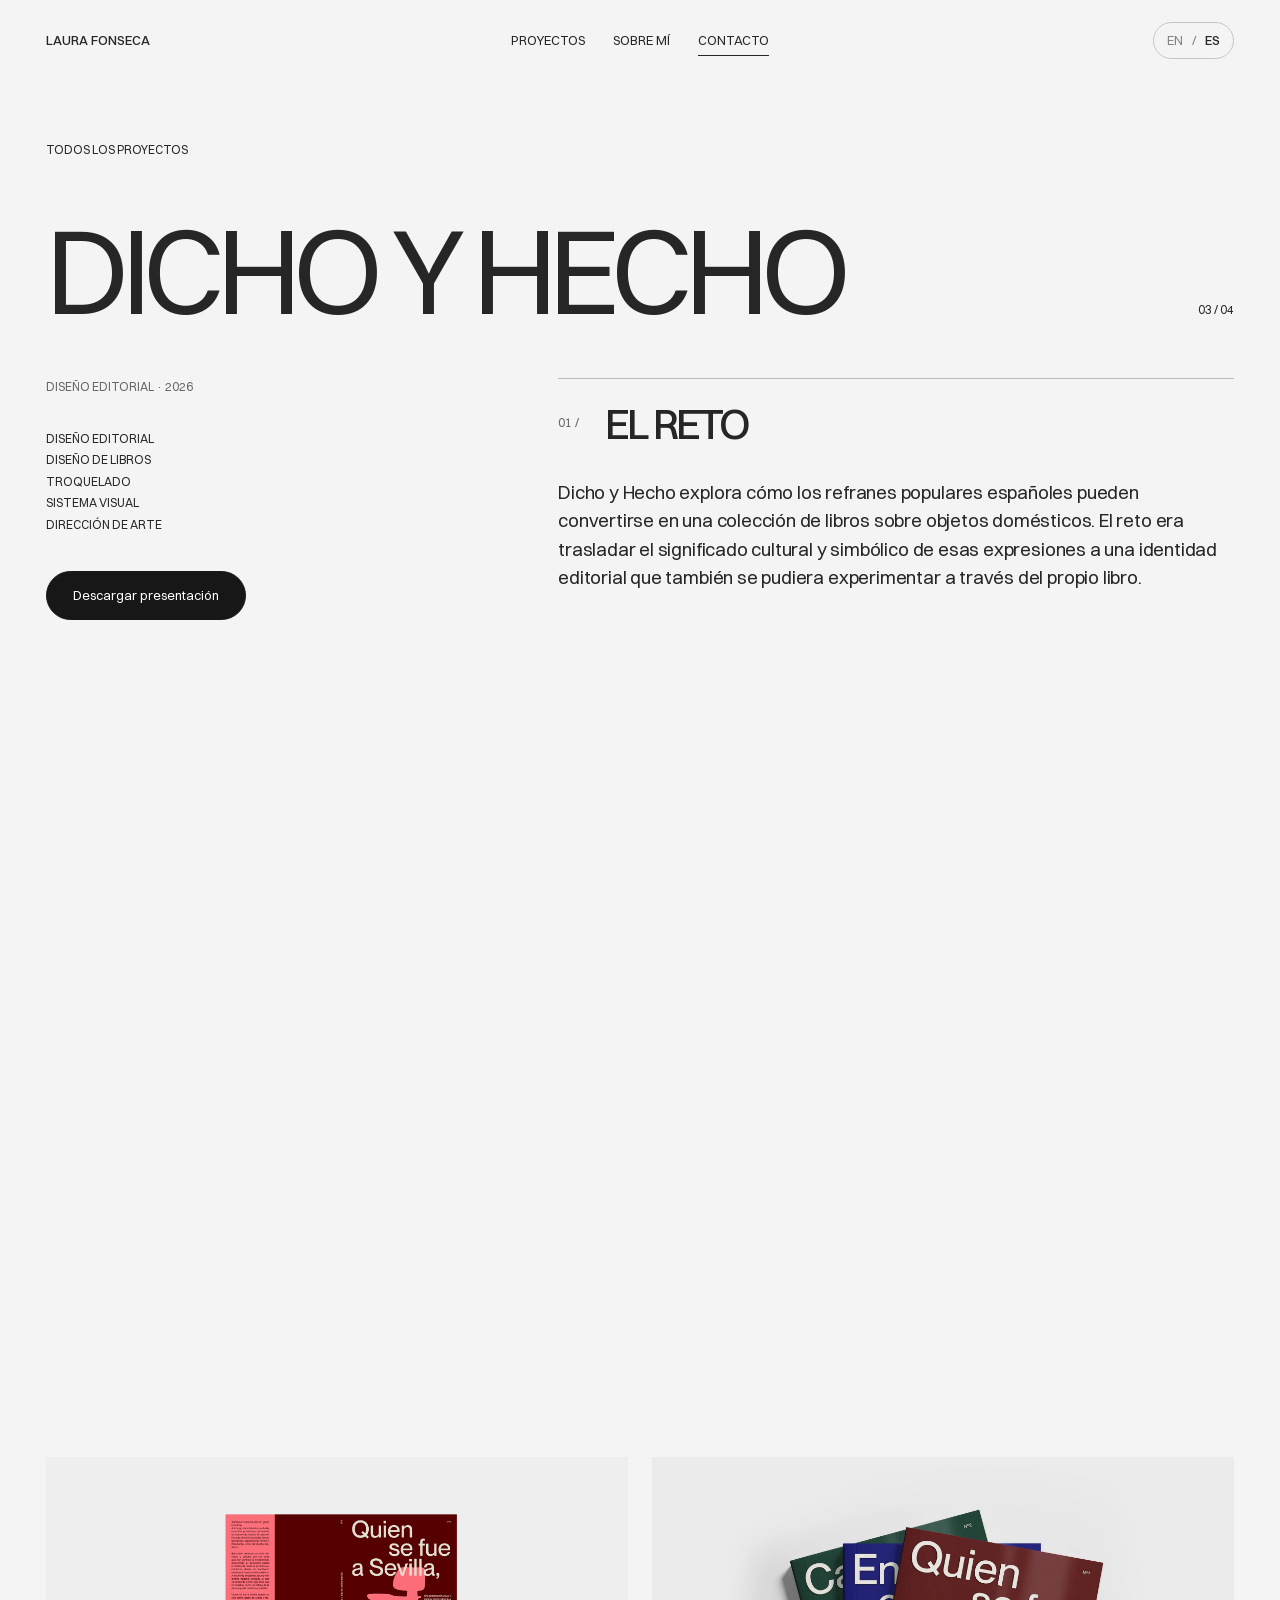
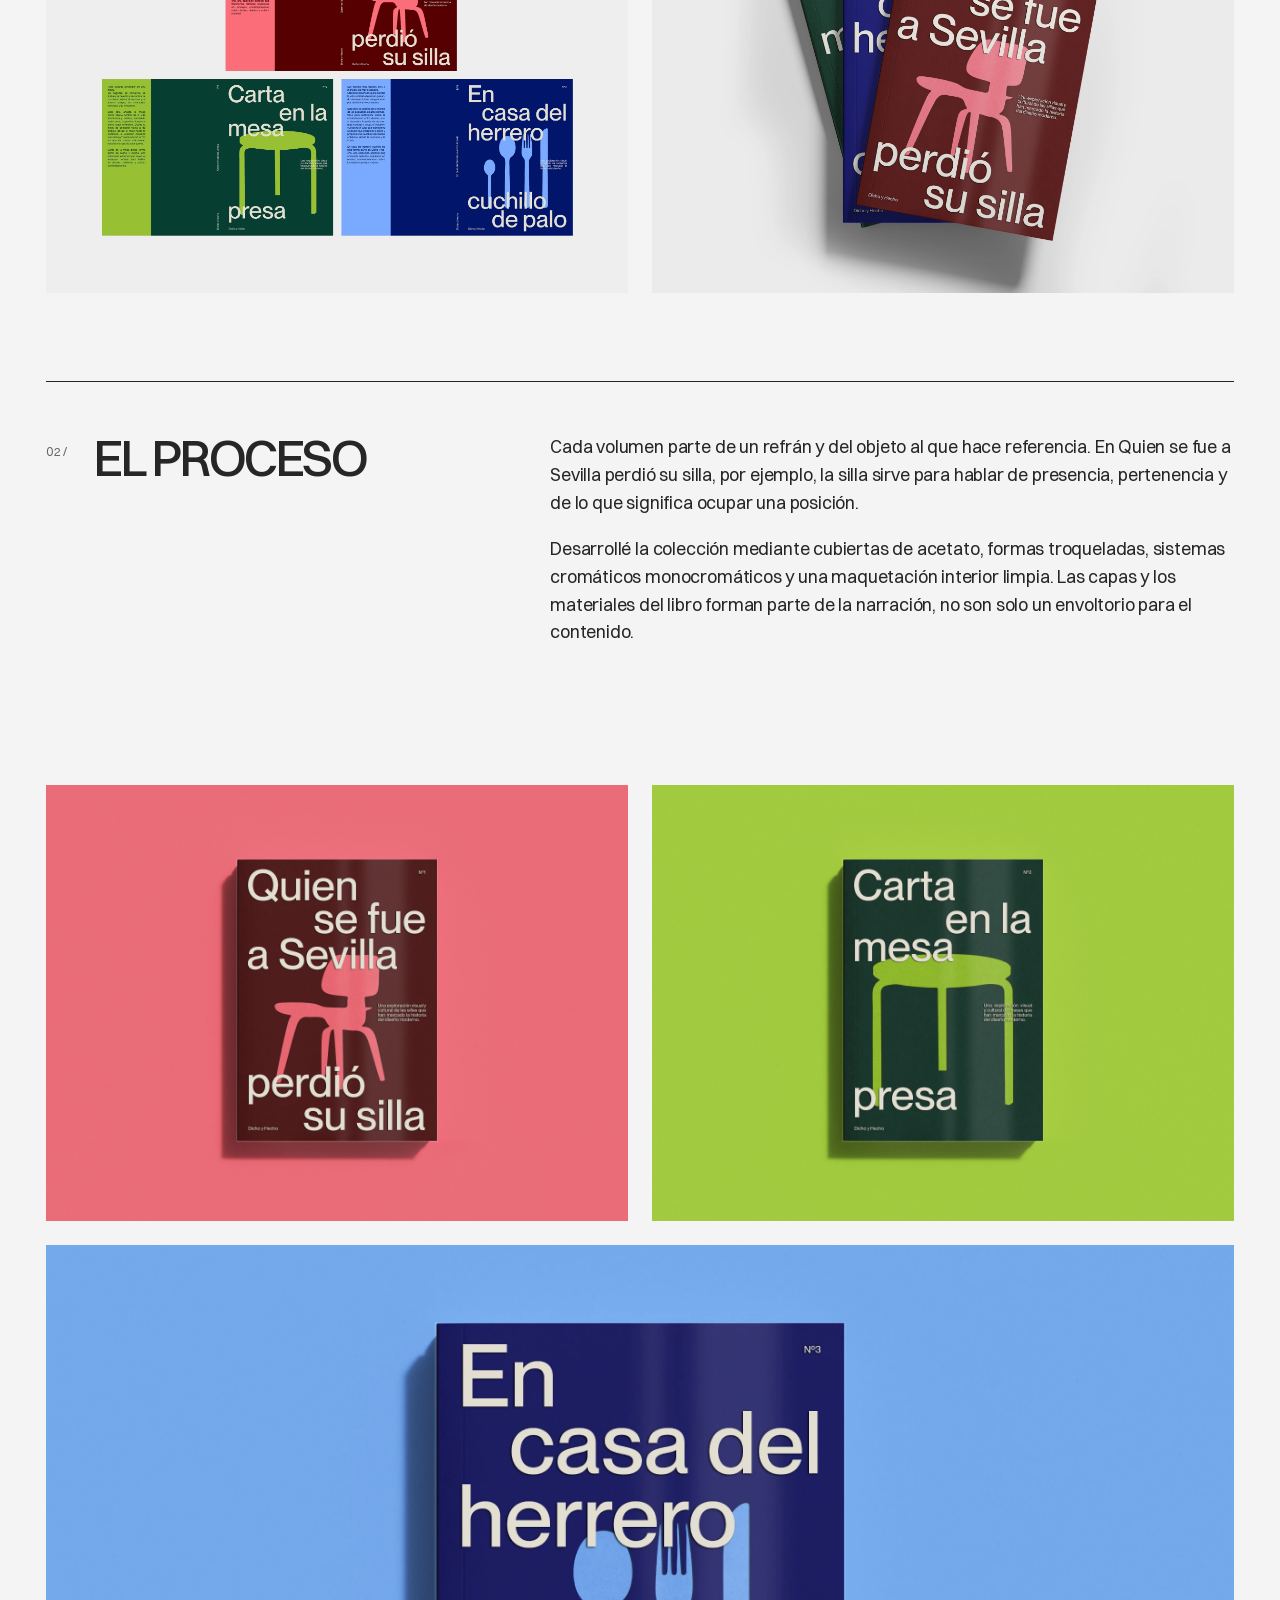
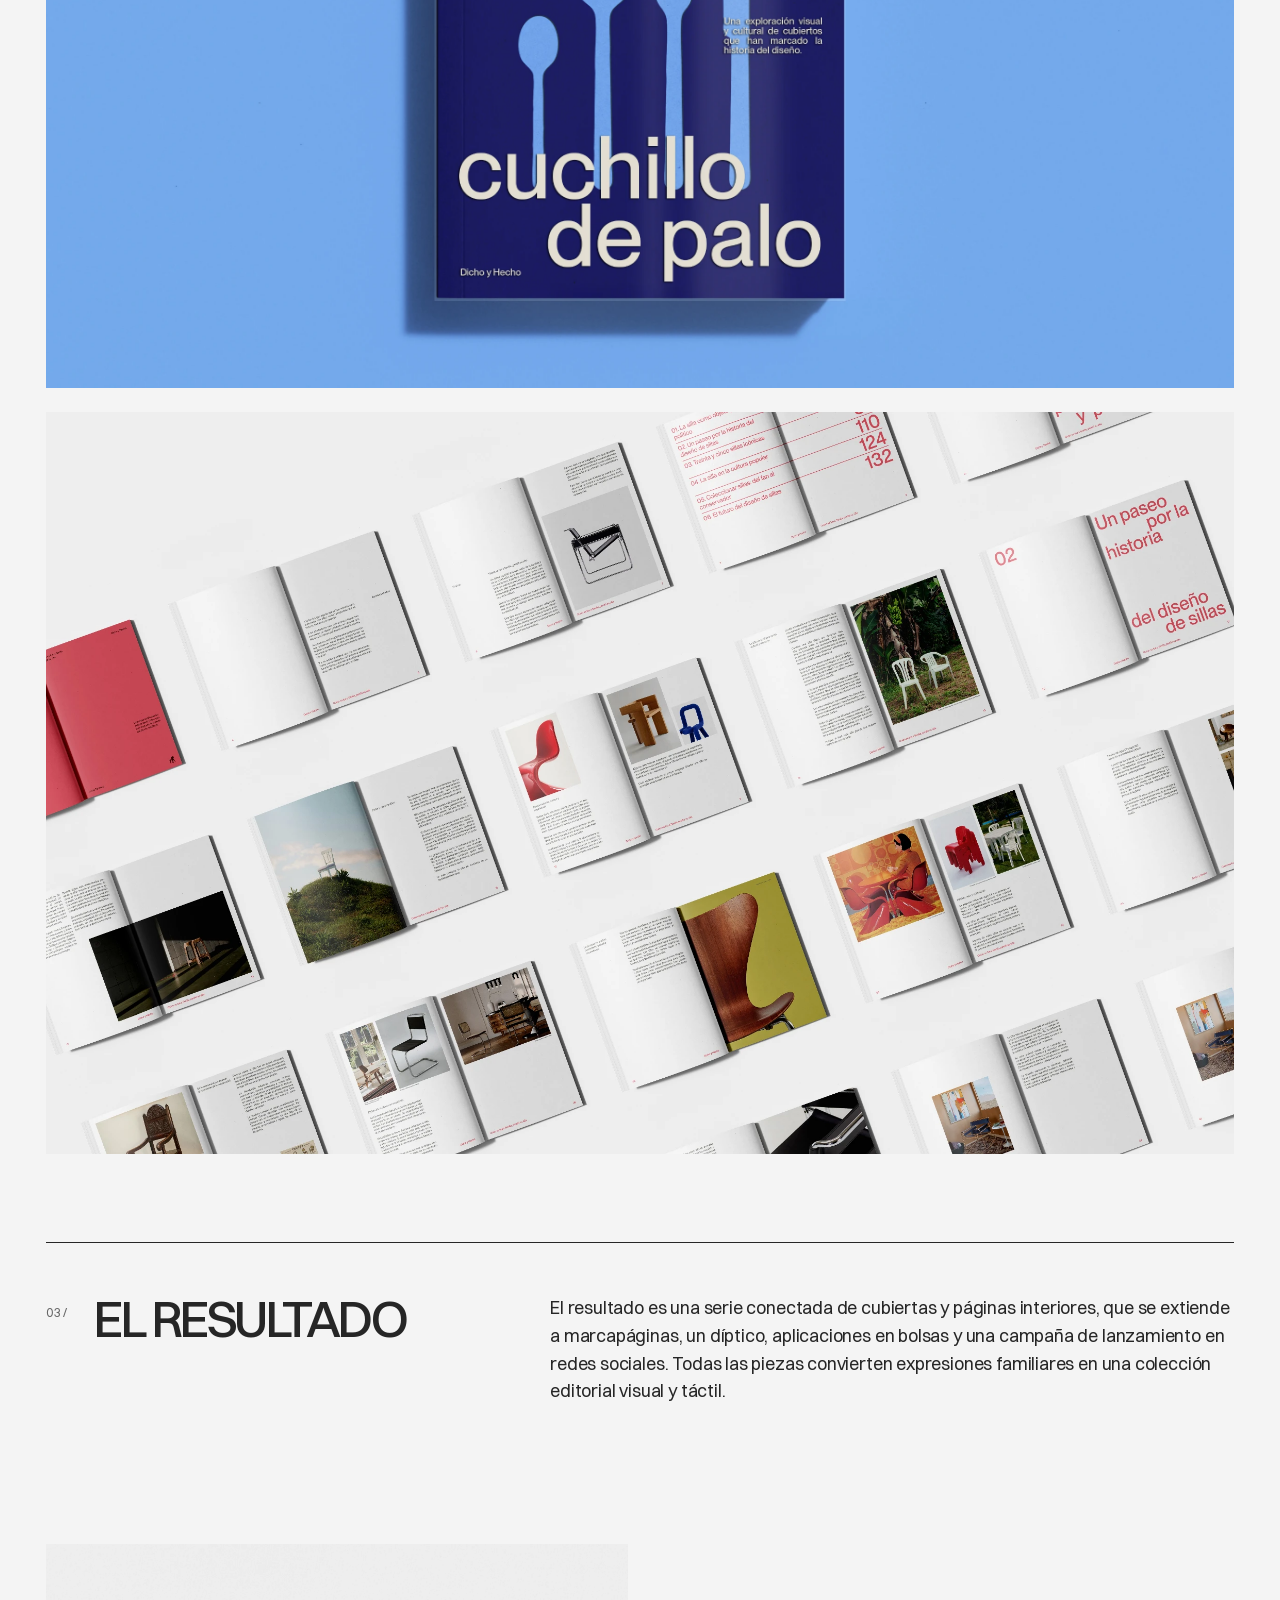
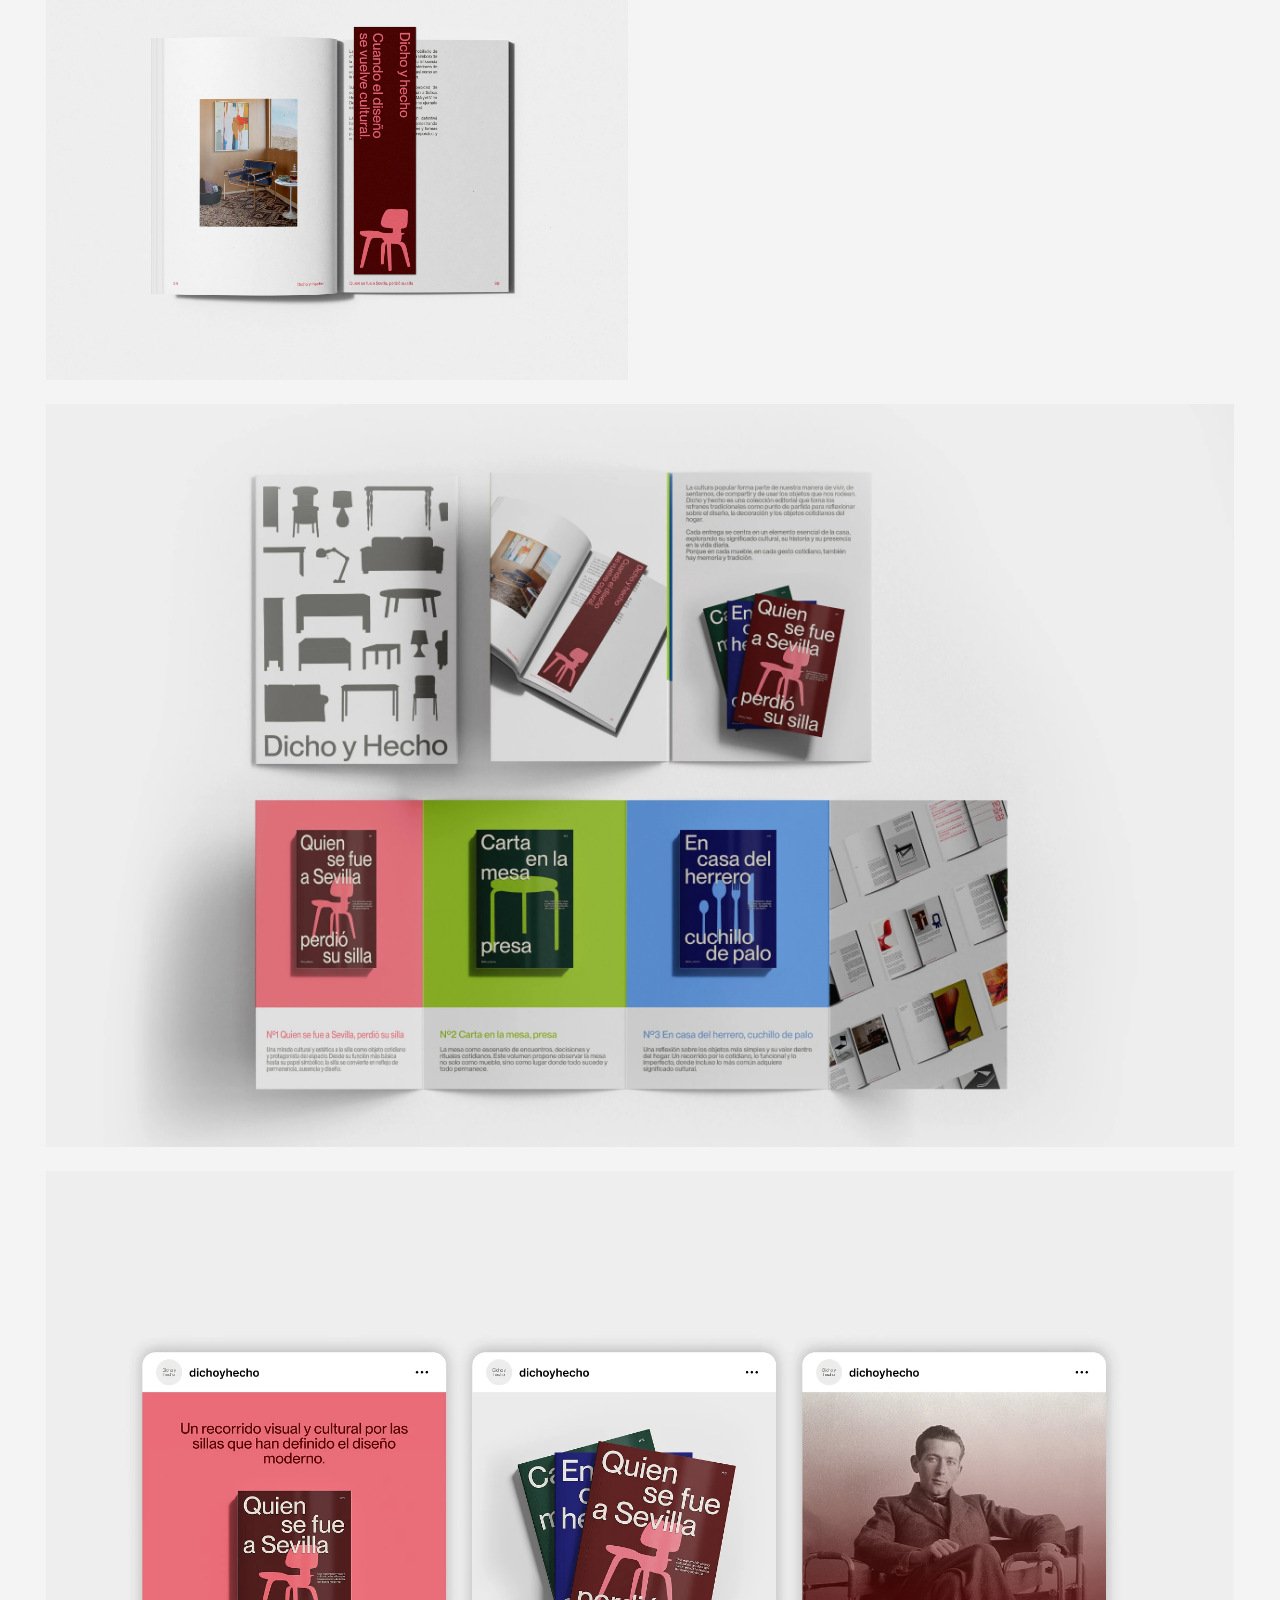
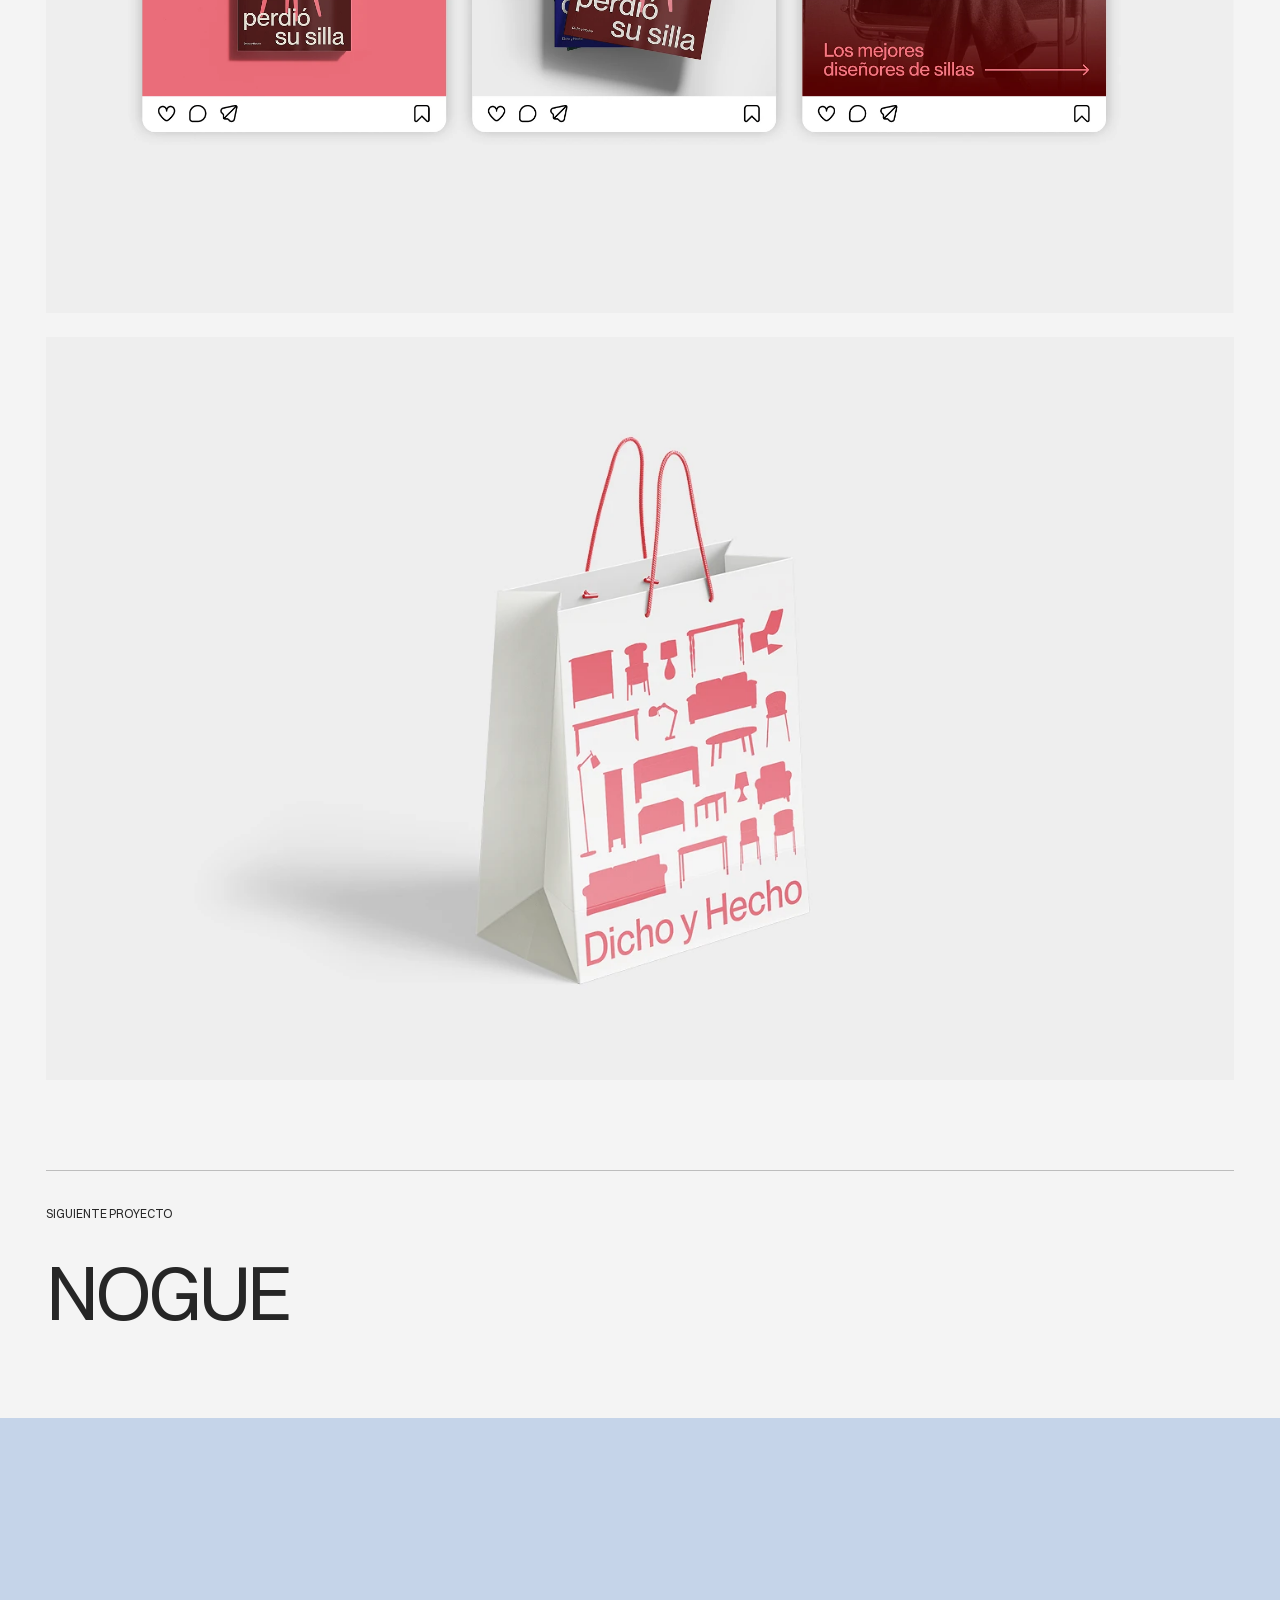
<file: es/dicho-y-hecho.html>
<!doctype html>
<html lang="es"><head><meta charset="utf-8"><meta name="viewport" content="width=device-width,initial-scale=1"><title>DICHO Y HECHO — Laura Fonseca</title><meta name="description" content="Dicho y hecho es un proyecto de diseño editorial para una colección de libros troquelados sobre objetos domésticos y refranes populares españoles."><meta name="robots" content="index,follow,max-image-preview:large"><meta name="theme-color" content="#f4f4f4"><meta property="og:type" content="website"><meta property="og:title" content="DICHO Y HECHO — Laura Fonseca"><meta property="og:description" content="Dicho y hecho es un proyecto de diseño editorial para una colección de libros troquelados sobre objetos domésticos y refranes populares españoles."><meta property="og:locale" content="es_ES"><meta property="og:image" content="../assets/social-preview.jpg"><meta property="og:image:alt" content="Laura Fonseca — graphic design portfolio"><meta name="twitter:card" content="summary_large_image"><link rel="alternate" hreflang="es" href="dicho-y-hecho.html"><link rel="alternate" hreflang="en" href="../dicho-y-hecho.html"><link rel="icon" href="../assets/favicon.svg" type="image/svg+xml"><link rel="preload" href="../assets/fonts/switzer-400.woff2" as="font" type="font/woff2" crossorigin><link rel="stylesheet" href="../style.css"><script src="../script.js" defer></script><script type="application/ld+json">{"@context": "https://schema.org", "@type": "Person", "name": "Laura Fonseca", "jobTitle": "Diseñadora gráfica y multimedia", "sameAs": ["https://www.instagram.com/laurafonseca.design/", "https://www.linkedin.com/in/laura-fonseca-ort%C3%A9s-6abb1227b/"], "knowsAbout": ["Graphic Design", "Branding", "Editorial Design", "Visual Identity"], "email": "mailto:laurafonortes@gmail.com"}</script></head><body id="top"><a class="skip" href="#main">Saltar al contenido</a><header class="site-header"><a class="wordmark" href="index.html#hero" aria-label="Laura Fonseca — Proyectos">Laura Fonseca</a><nav class="desktop-nav" aria-label="Principal"><a href="index.html#works">Proyectos</a><a href="index.html#about">Sobre mí</a><a href="index.html#contact">Contacto</a></nav><div class="nav-actions"><a class="language-switch" href="../dicho-y-hecho.html" lang="en" hreflang="en" aria-label="Switch to English"><span class="">EN</span><span aria-hidden="true">/</span><span class="selected">ES</span></a><button class="menu-toggle" aria-expanded="false" aria-controls="mobile-nav">Menú <span aria-hidden="true">+</span></button></div><nav id="mobile-nav" class="mobile-nav" aria-label="Menú móvil" hidden><a href="index.html#works">Proyectos</a><a href="index.html#about">Sobre mí</a><a href="index.html#contact">Contacto</a></nav></header><div class="scroll-progress" aria-hidden="true"></div><main id="main" class="project-main"><a class="back-link" href="index.html#works"> Todos los proyectos</a><div class="project-heading"><h1>DICHO Y HECHO</h1><span>03 / 04</span></div><section class="project-intro" aria-label="DICHO Y HECHO"><div class="project-facts"><p>Diseño editorial · 2026</p><ul><li>Diseño editorial</li><li>Diseño de libros</li><li>Troquelado</li><li>Sistema visual</li><li>Dirección de arte</li></ul><a class="download-button" href="../assets/documents/dicho-y-hecho-presentation.pdf" download>Descargar presentación </a></div><div class="project-description"><section class="project-story project-story--challenge" aria-labelledby="dicho-y-hecho-challenge"><div class="project-story__heading"><span class="project-story__number" aria-hidden="true">01 /</span><h2 class="project-story__title" id="dicho-y-hecho-challenge">EL RETO</h2></div><div class="project-story__copy"><p>Dicho y Hecho explora cómo los refranes populares españoles pueden convertirse en una colección de libros sobre objetos domésticos. El reto era trasladar el significado cultural y simbólico de esas expresiones a una identidad editorial que también se pudiera experimentar a través del propio libro.</p></div></section></div></section><div class="project-gallery"><figure class="gallery-item reveal gallery-wide"><a class="gallery-link" href="../assets/images/dicho-y-hecho/06-book-pages-animation.webp" data-lightbox aria-label="Ampliar imagen: DICHO Y HECHO, 6"><picture><source media="(prefers-reduced-motion: reduce)" srcset="../assets/images/dicho-y-hecho/06-book-pages-animation-still.webp"><img src="../assets/images/dicho-y-hecho/06-book-pages-animation-still.webp" data-animated="../assets/images/dicho-y-hecho/06-book-pages-animation.webp" data-still="../assets/images/dicho-y-hecho/06-book-pages-animation-still.webp" width="1600" height="1200" alt="DICHO Y HECHO — Animación de las páginas del libro" decoding="async" loading="lazy" fetchpriority="low"></picture></a></figure><figure class="gallery-item reveal"><a class="gallery-link" href="../assets/images/dicho-y-hecho/01-book-collection.webp" data-lightbox aria-label="Ampliar imagen: DICHO Y HECHO, 1"><img src="../assets/images/dicho-y-hecho/01-book-collection.webp" width="2560" height="1703" alt="DICHO Y HECHO — Colección de libros" decoding="async" loading="lazy"></a></figure><figure class="gallery-item reveal"><a class="gallery-link" href="../assets/images/dicho-y-hecho/02-book-covers-mockup.webp" data-lightbox aria-label="Ampliar imagen: DICHO Y HECHO, 2"><img src="../assets/images/dicho-y-hecho/02-book-covers-mockup.webp" width="2560" height="1706" alt="DICHO Y HECHO — Maquetas de portadas" decoding="async" loading="lazy"></a></figure><section class="project-story project-story--process reveal" aria-labelledby="dicho-y-hecho-process"><div class="project-story__heading"><span class="project-story__number" aria-hidden="true">02 /</span><h2 class="project-story__title" id="dicho-y-hecho-process">EL PROCESO</h2></div><div class="project-story__copy"><p>Cada volumen parte de un refrán y del objeto al que hace referencia. En Quien se fue a Sevilla perdió su silla, por ejemplo, la silla sirve para hablar de presencia, pertenencia y de lo que significa ocupar una posición.</p><p>Desarrollé la colección mediante cubiertas de acetato, formas troqueladas, sistemas cromáticos monocromáticos y una maquetación interior limpia. Las capas y los materiales del libro forman parte de la narración, no son solo un envoltorio para el contenido.</p></div></section><figure class="gallery-item reveal"><a class="gallery-link" href="../assets/images/dicho-y-hecho/03-sevilla-book-cover.webp" data-lightbox aria-label="Ampliar imagen: DICHO Y HECHO, 3"><img src="../assets/images/dicho-y-hecho/03-sevilla-book-cover.webp" width="2560" height="1920" alt="DICHO Y HECHO — Portada del libro Sevilla" decoding="async" loading="lazy"></a></figure><figure class="gallery-item reveal"><a class="gallery-link" href="../assets/images/dicho-y-hecho/05-mesa-book-cover.webp" data-lightbox aria-label="Ampliar imagen: DICHO Y HECHO, 5"><img src="../assets/images/dicho-y-hecho/05-mesa-book-cover.webp" width="2560" height="1920" alt="DICHO Y HECHO — Portada del libro de la mesa" decoding="async" loading="lazy"></a></figure><figure class="gallery-item reveal gallery-wide"><a class="gallery-link" href="../assets/images/dicho-y-hecho/04-cubiertos-book-cover.webp" data-lightbox aria-label="Ampliar imagen: DICHO Y HECHO, 4"><img src="../assets/images/dicho-y-hecho/04-cubiertos-book-cover.webp" width="2560" height="1920" alt="DICHO Y HECHO — Portada del libro de cubiertos" decoding="async" loading="lazy"></a></figure><figure class="gallery-item reveal gallery-wide"><a class="gallery-link" href="../assets/images/dicho-y-hecho/07-book-interior-layouts.webp" data-lightbox aria-label="Ampliar imagen: DICHO Y HECHO, 7"><img src="../assets/images/dicho-y-hecho/07-book-interior-layouts.webp" width="2560" height="1440" alt="DICHO Y HECHO — Maquetación interior de los libros" decoding="async" loading="lazy"></a></figure><section class="project-story project-story--outcome reveal" aria-labelledby="dicho-y-hecho-outcome"><div class="project-story__heading"><span class="project-story__number" aria-hidden="true">03 /</span><h2 class="project-story__title" id="dicho-y-hecho-outcome">EL RESULTADO</h2></div><div class="project-story__copy"><p>El resultado es una serie conectada de cubiertas y páginas interiores, que se extiende a marcapáginas, un díptico, aplicaciones en bolsas y una campaña de lanzamiento en redes sociales. Todas las piezas convierten expresiones familiares en una colección editorial visual y táctil.</p></div></section><figure class="gallery-item reveal"><a class="gallery-link" href="../assets/images/dicho-y-hecho/08-open-book-and-bookmark.webp" data-lightbox aria-label="Ampliar imagen: DICHO Y HECHO, 8"><img src="../assets/images/dicho-y-hecho/08-open-book-and-bookmark.webp" width="2182" height="1636" alt="DICHO Y HECHO — Libro abierto y marcapáginas" decoding="async" loading="lazy"></a></figure><figure class="gallery-item reveal"><a class="gallery-link" href="../assets/images/dicho-y-hecho/09-open-book-mockup.webp" data-lightbox aria-label="Ampliar imagen: DICHO Y HECHO, 9"><img src="../assets/images/dicho-y-hecho/09-open-book-mockup.webp" width="2560" height="1920" alt="DICHO Y HECHO — Maqueta de libro abierto" decoding="async" loading="lazy"></a></figure><figure class="gallery-item reveal gallery-wide"><a class="gallery-link" href="../assets/images/dicho-y-hecho/10-editorial-publication-mockup.webp" data-lightbox aria-label="Ampliar imagen: DICHO Y HECHO, 10"><img src="../assets/images/dicho-y-hecho/10-editorial-publication-mockup.webp" width="2560" height="1920" alt="DICHO Y HECHO — Maqueta de publicación editorial" decoding="async" loading="lazy"></a></figure><figure class="gallery-item reveal gallery-wide"><a class="gallery-link" href="../assets/images/dicho-y-hecho/12-instagram-posts.webp" data-lightbox aria-label="Ampliar imagen: DICHO Y HECHO, 11"><img src="../assets/images/dicho-y-hecho/12-instagram-posts.webp" width="2219" height="1620" alt="DICHO Y HECHO — Publicaciones de Instagram" decoding="async" loading="lazy"></a></figure><figure class="gallery-item reveal gallery-wide"><a class="gallery-link" href="../assets/images/dicho-y-hecho/13-branded-shopping-bag.webp" data-lightbox aria-label="Ampliar imagen: DICHO Y HECHO, 12"><img src="../assets/images/dicho-y-hecho/13-branded-shopping-bag.webp" width="1440" height="1080" alt="DICHO Y HECHO — Bolsa de compra de la colección" decoding="async" loading="lazy"></a></figure></div><a class="next-project" href="nogue.html"><span>Siguiente proyecto</span><strong>NOGUE</strong></a></main><dialog class="lightbox" aria-label="Ampliar imagen"><div class="lightbox-toolbar"><span class="lightbox-count" aria-live="polite"></span><button class="lightbox-close">Cerrar ×</button></div><button class="lightbox-prev" aria-label="Imagen anterior">Anterior</button><img alt=""><button class="lightbox-next" aria-label="Imagen siguiente">Siguiente</button></dialog><section id="contact" class="footer-reveal" aria-label="Contacto"><div class="footer-reveal__stage"><div class="footer-reveal__surface"><div class="contact section"><p class="eyebrow">Contacto</p><a class="contact-title" href="mailto:laurafonortes@gmail.com"><h2>CONECTA<br>CONMIGO</h2></a></div><footer class="footer"><div class="socials"><a href="https://www.instagram.com/laurafonseca.design/" target="_blank" rel="noopener noreferrer">Instagram </a><a href="https://www.linkedin.com/in/laura-fonseca-ort%C3%A9s-6abb1227b/" target="_blank" rel="noopener noreferrer">LinkedIn </a><a href="mailto:laurafonortes@gmail.com">Mail </a></div><div class="footer-bottom"><span>© 2026 Laura Fonseca</span><a href="privacy.html">Política de privacidad</a><a href="#top">Volver arriba </a></div></footer></div></div></section></body></html>
</file>
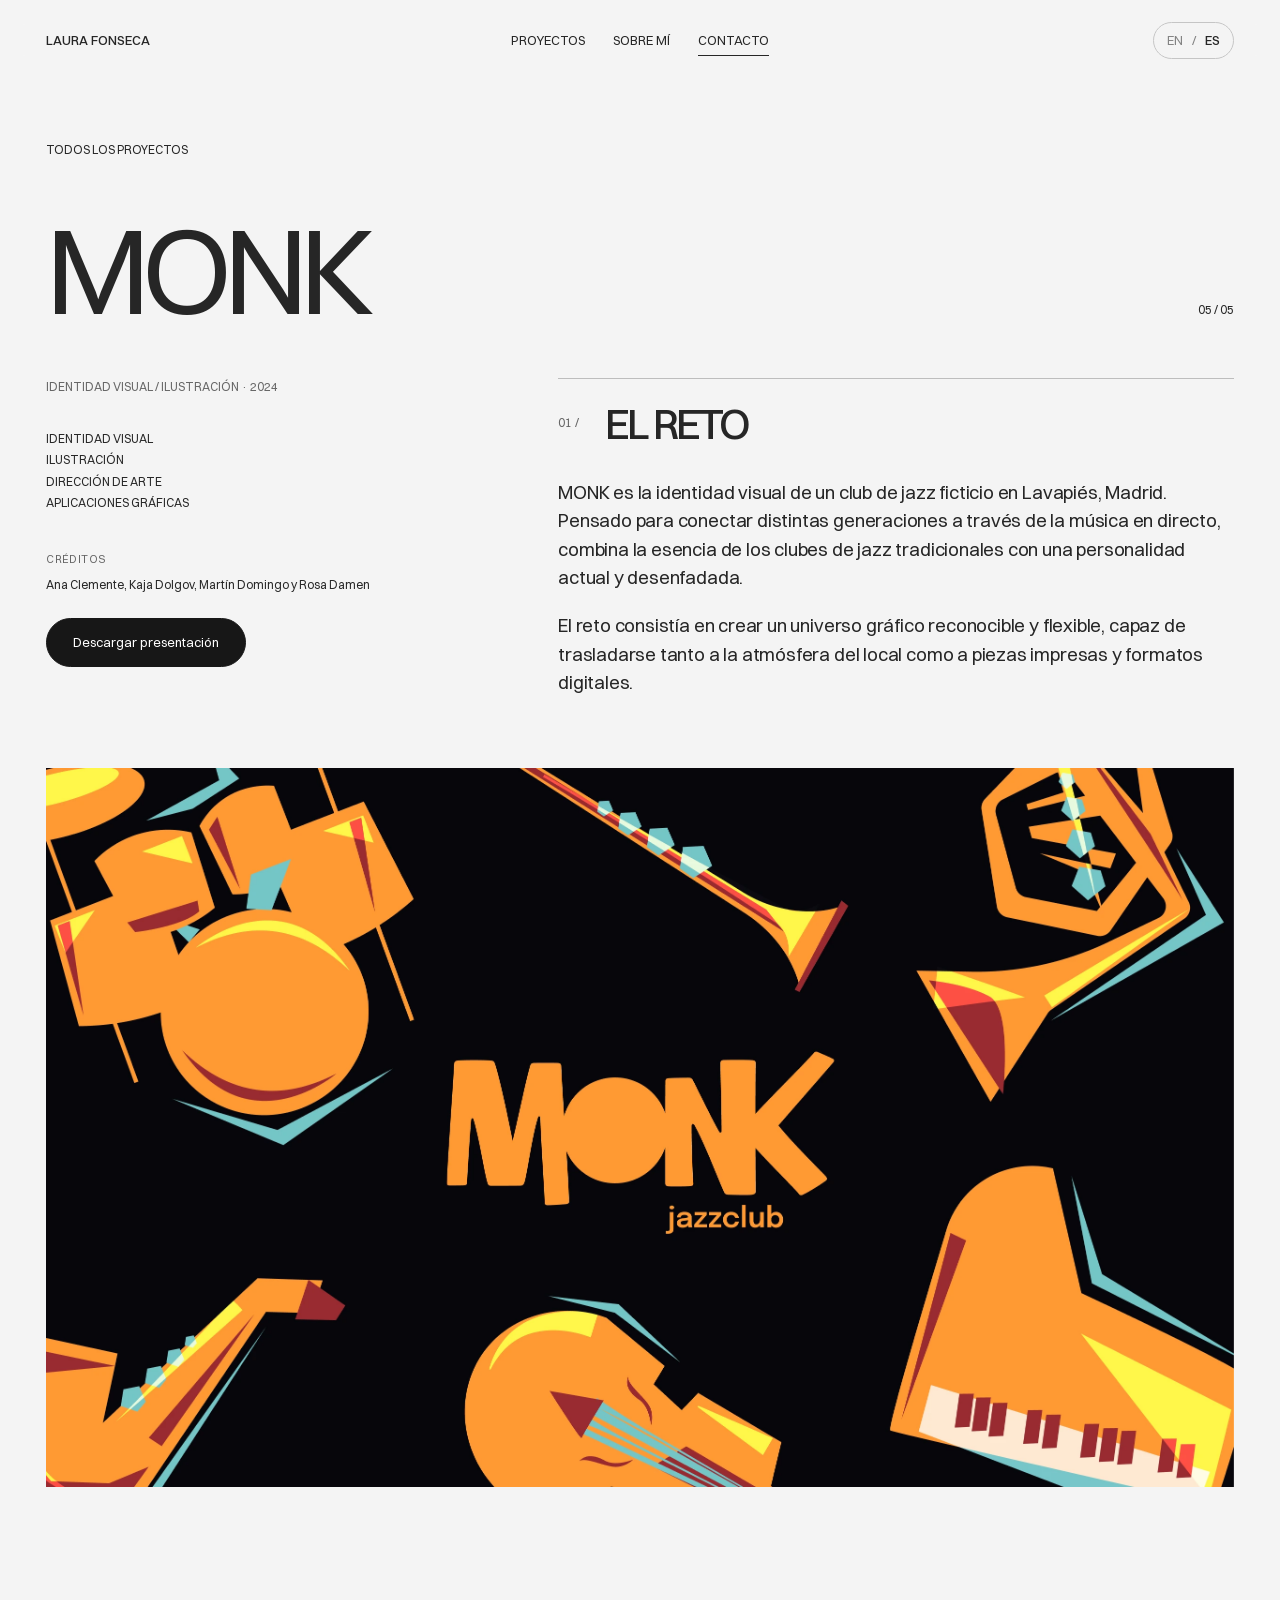
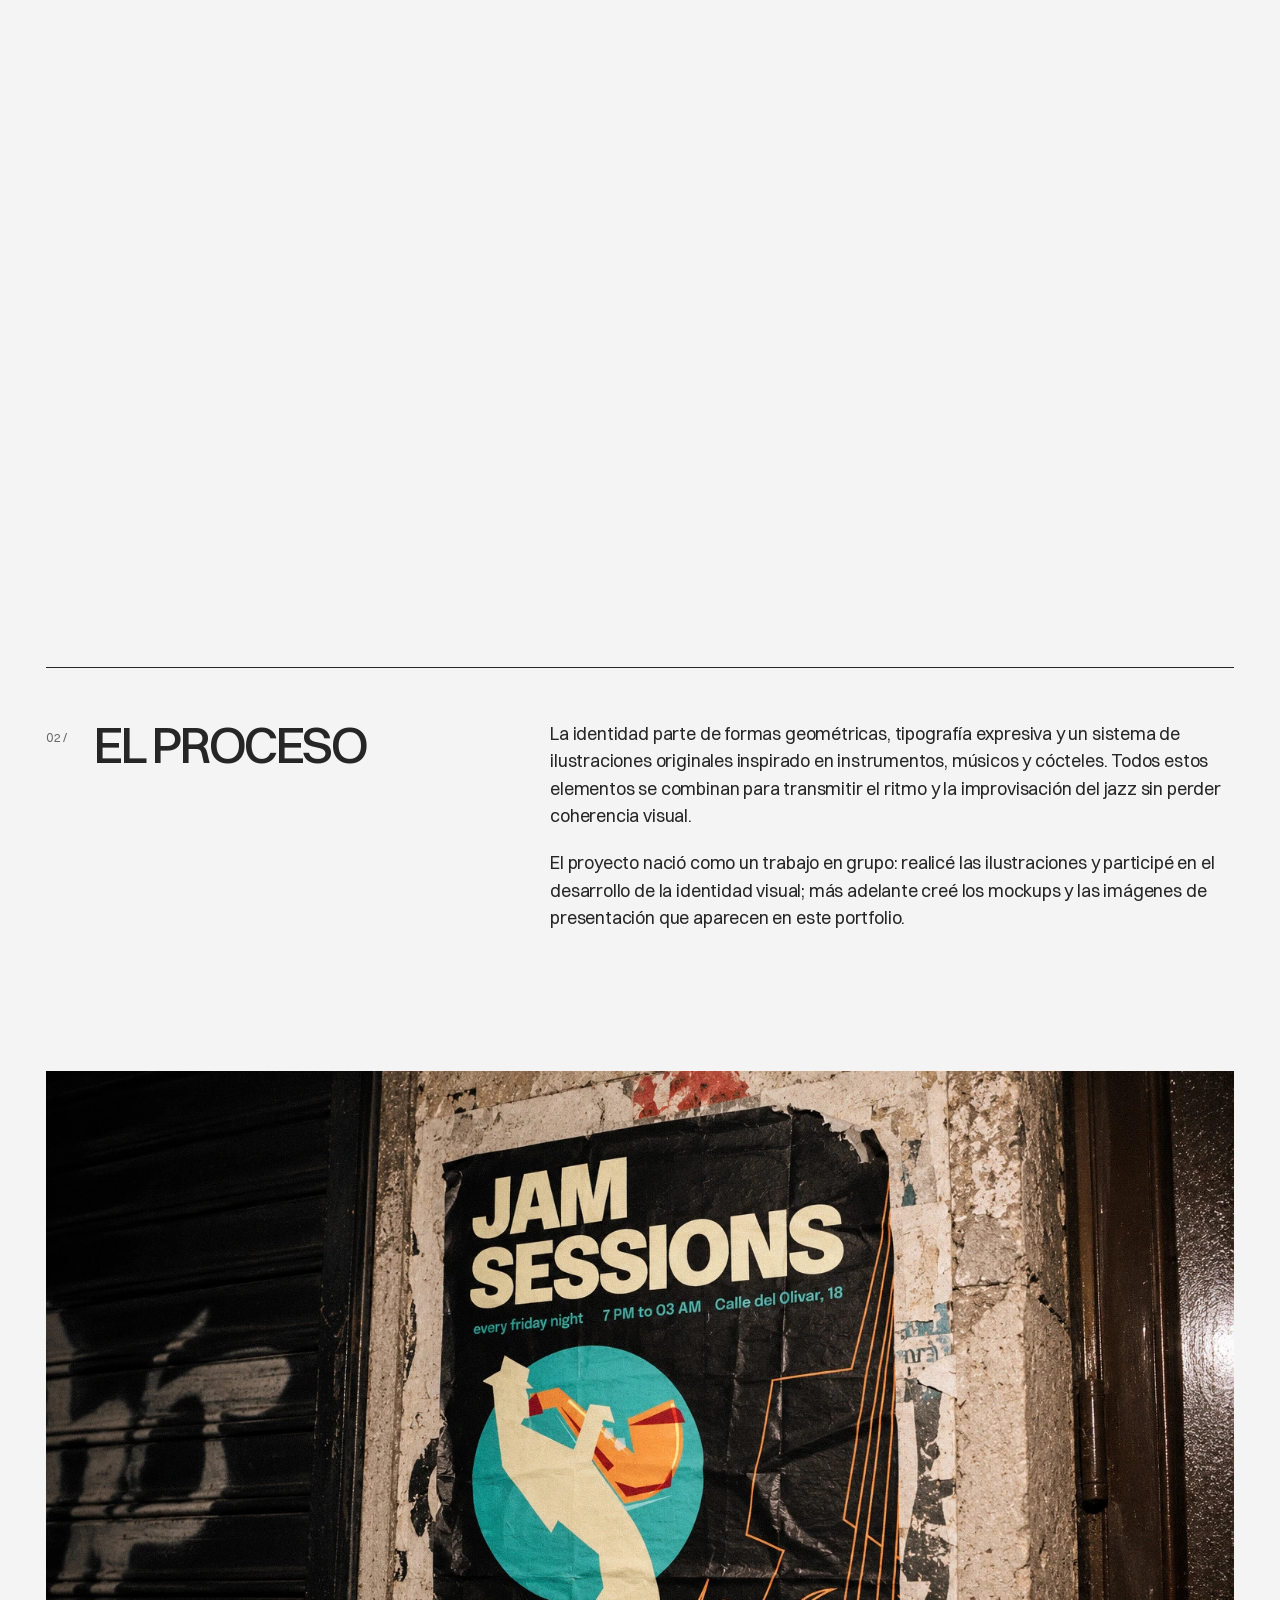
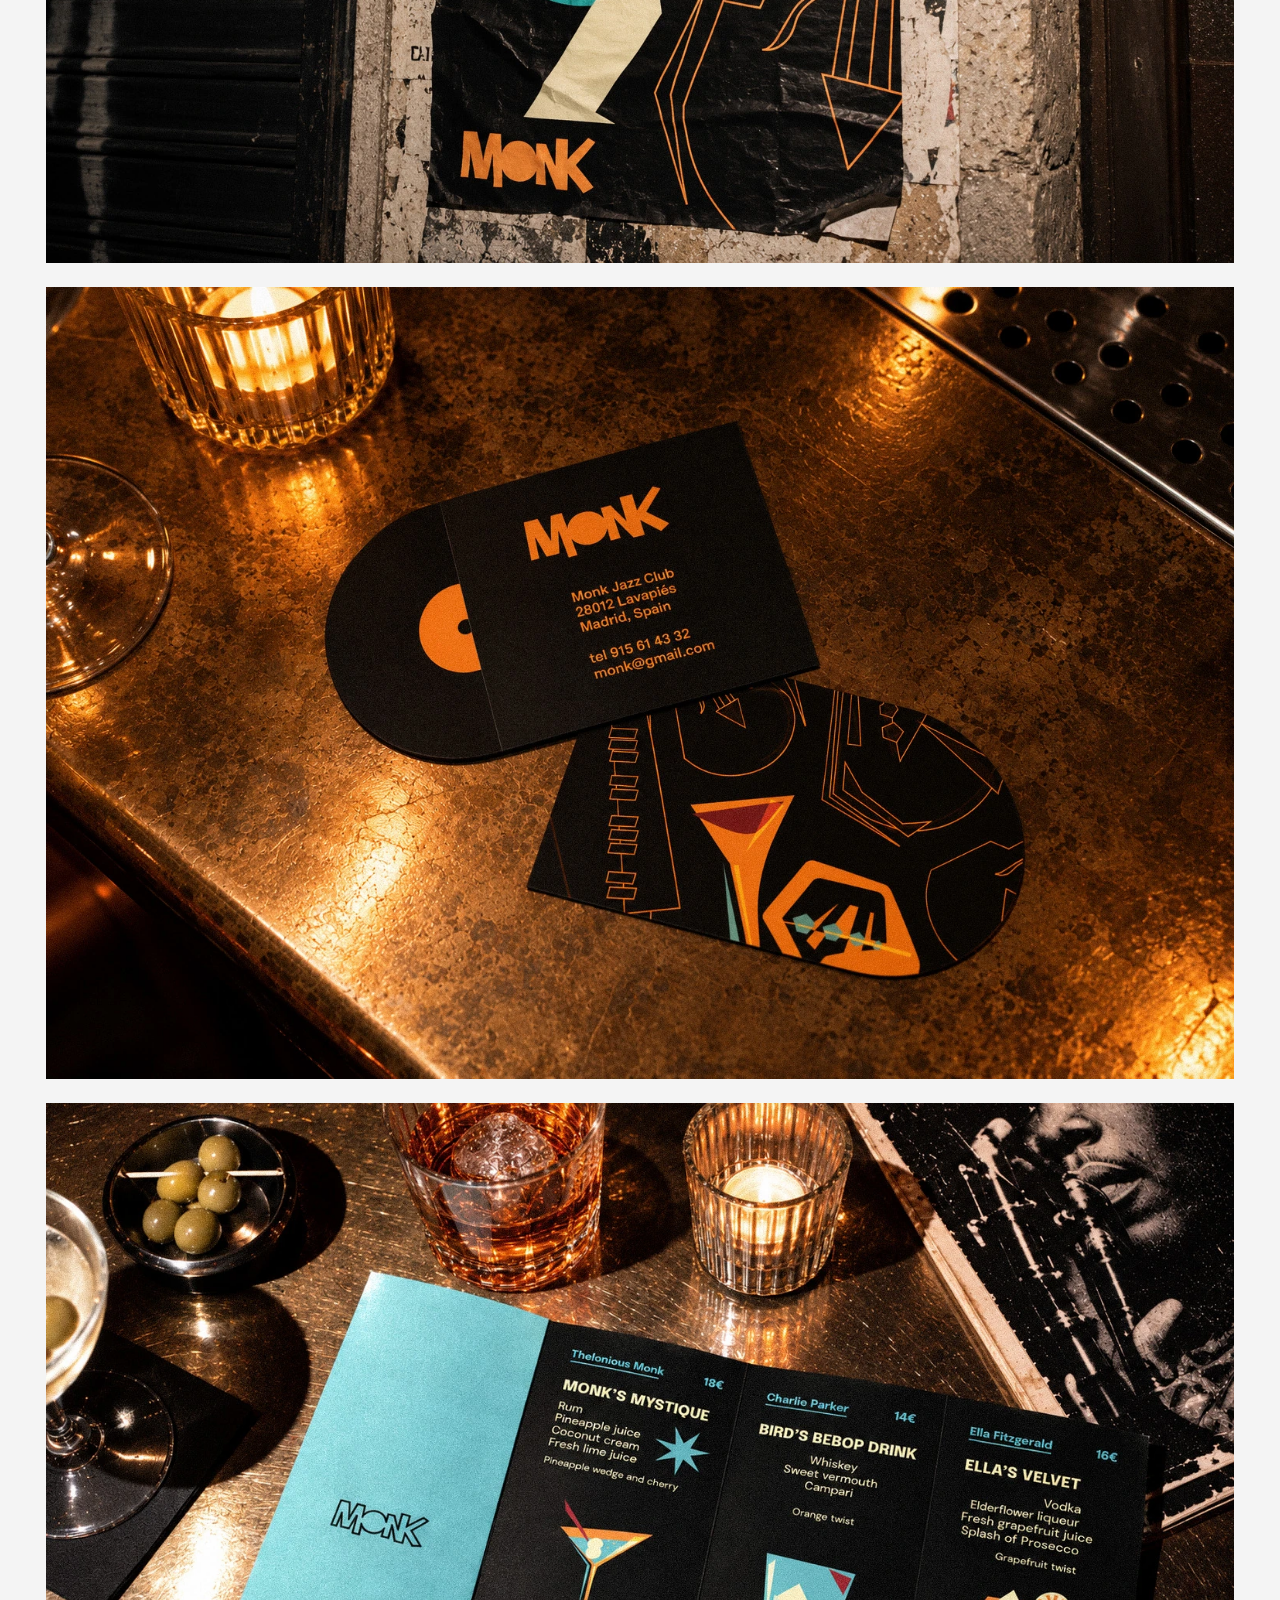
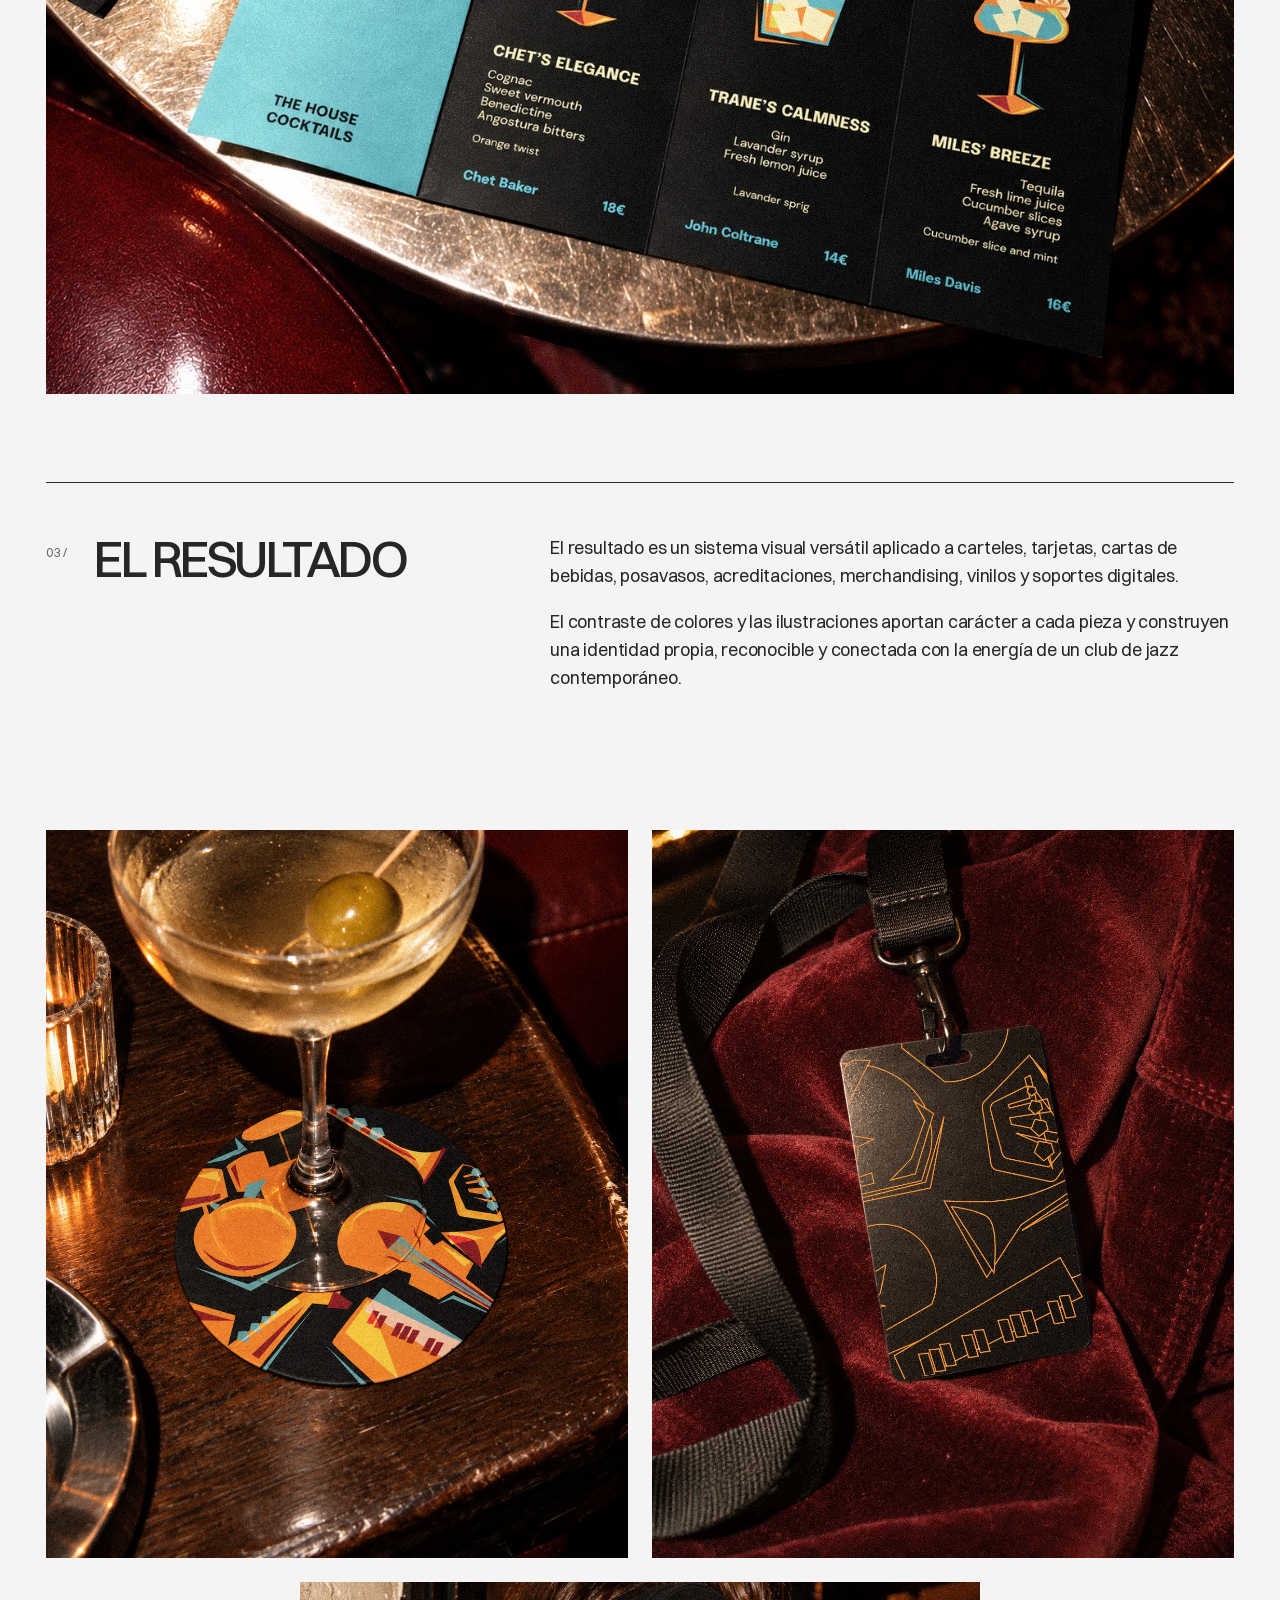
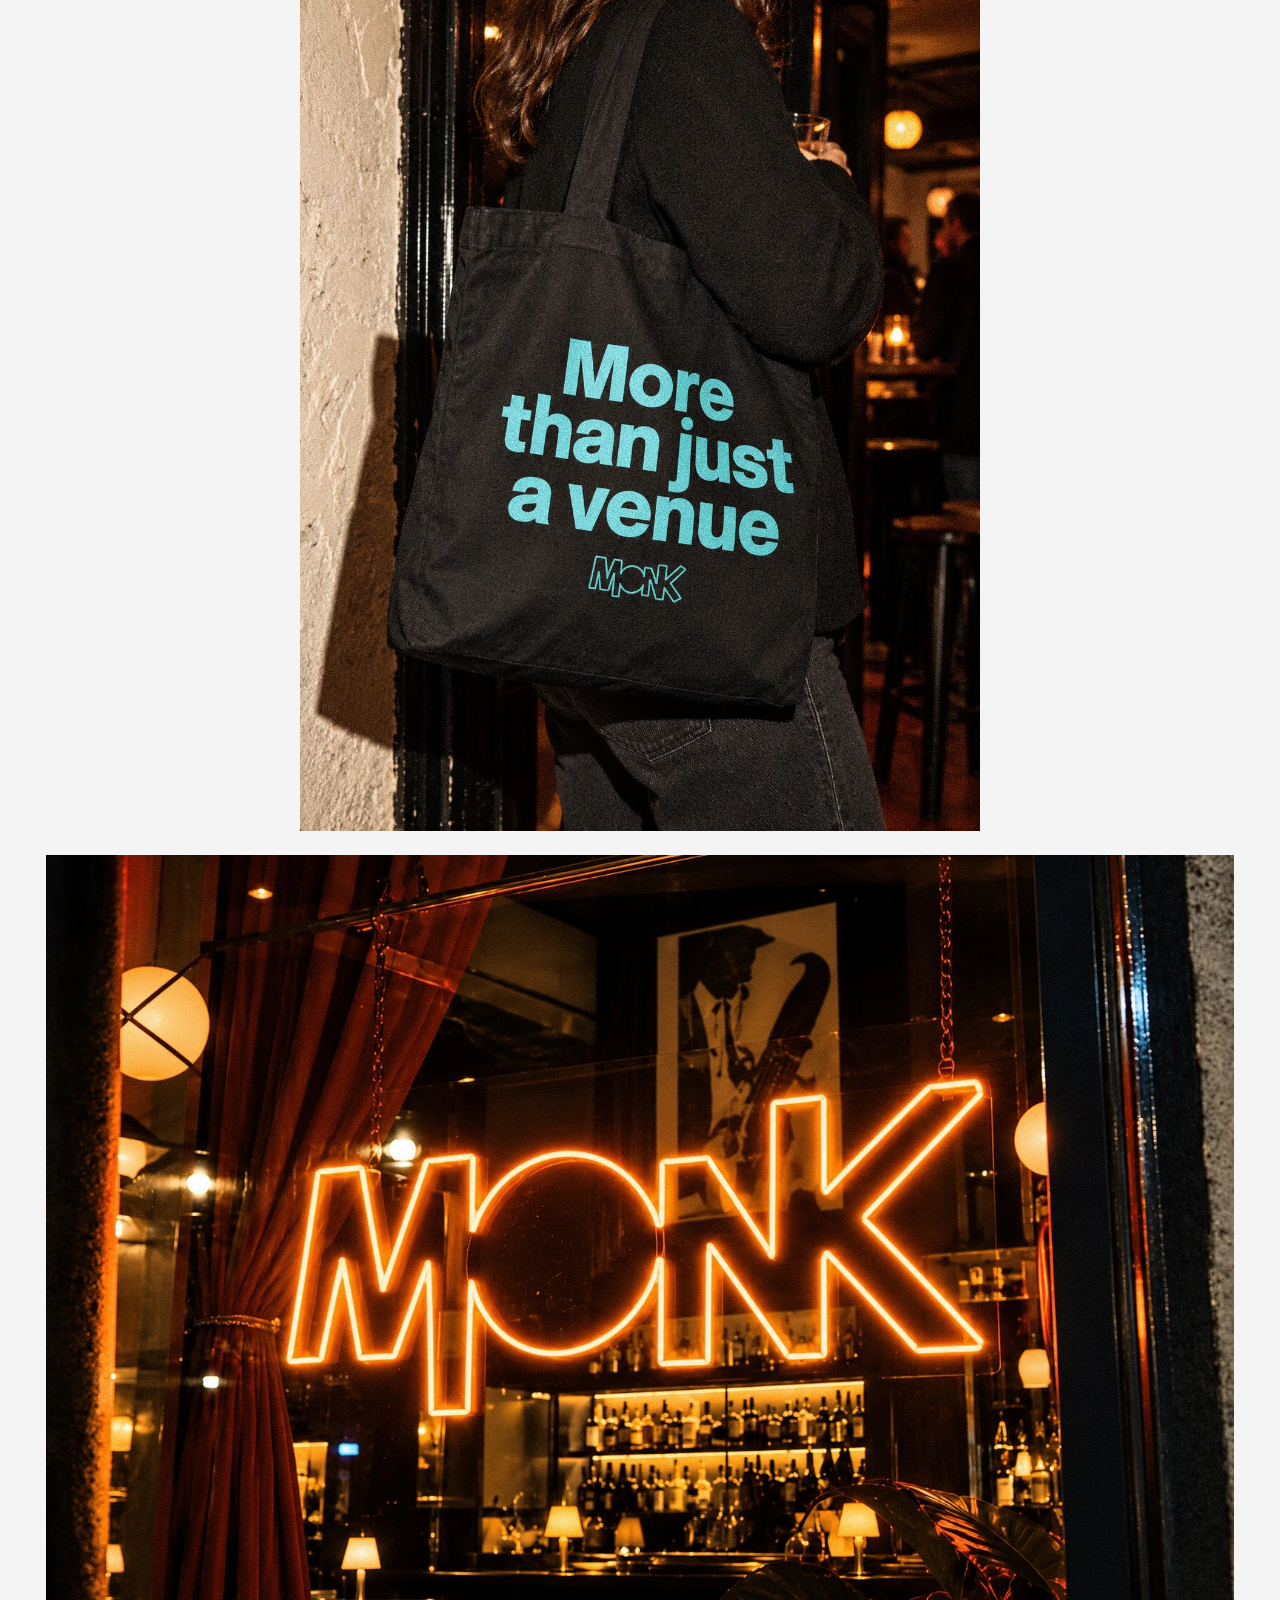
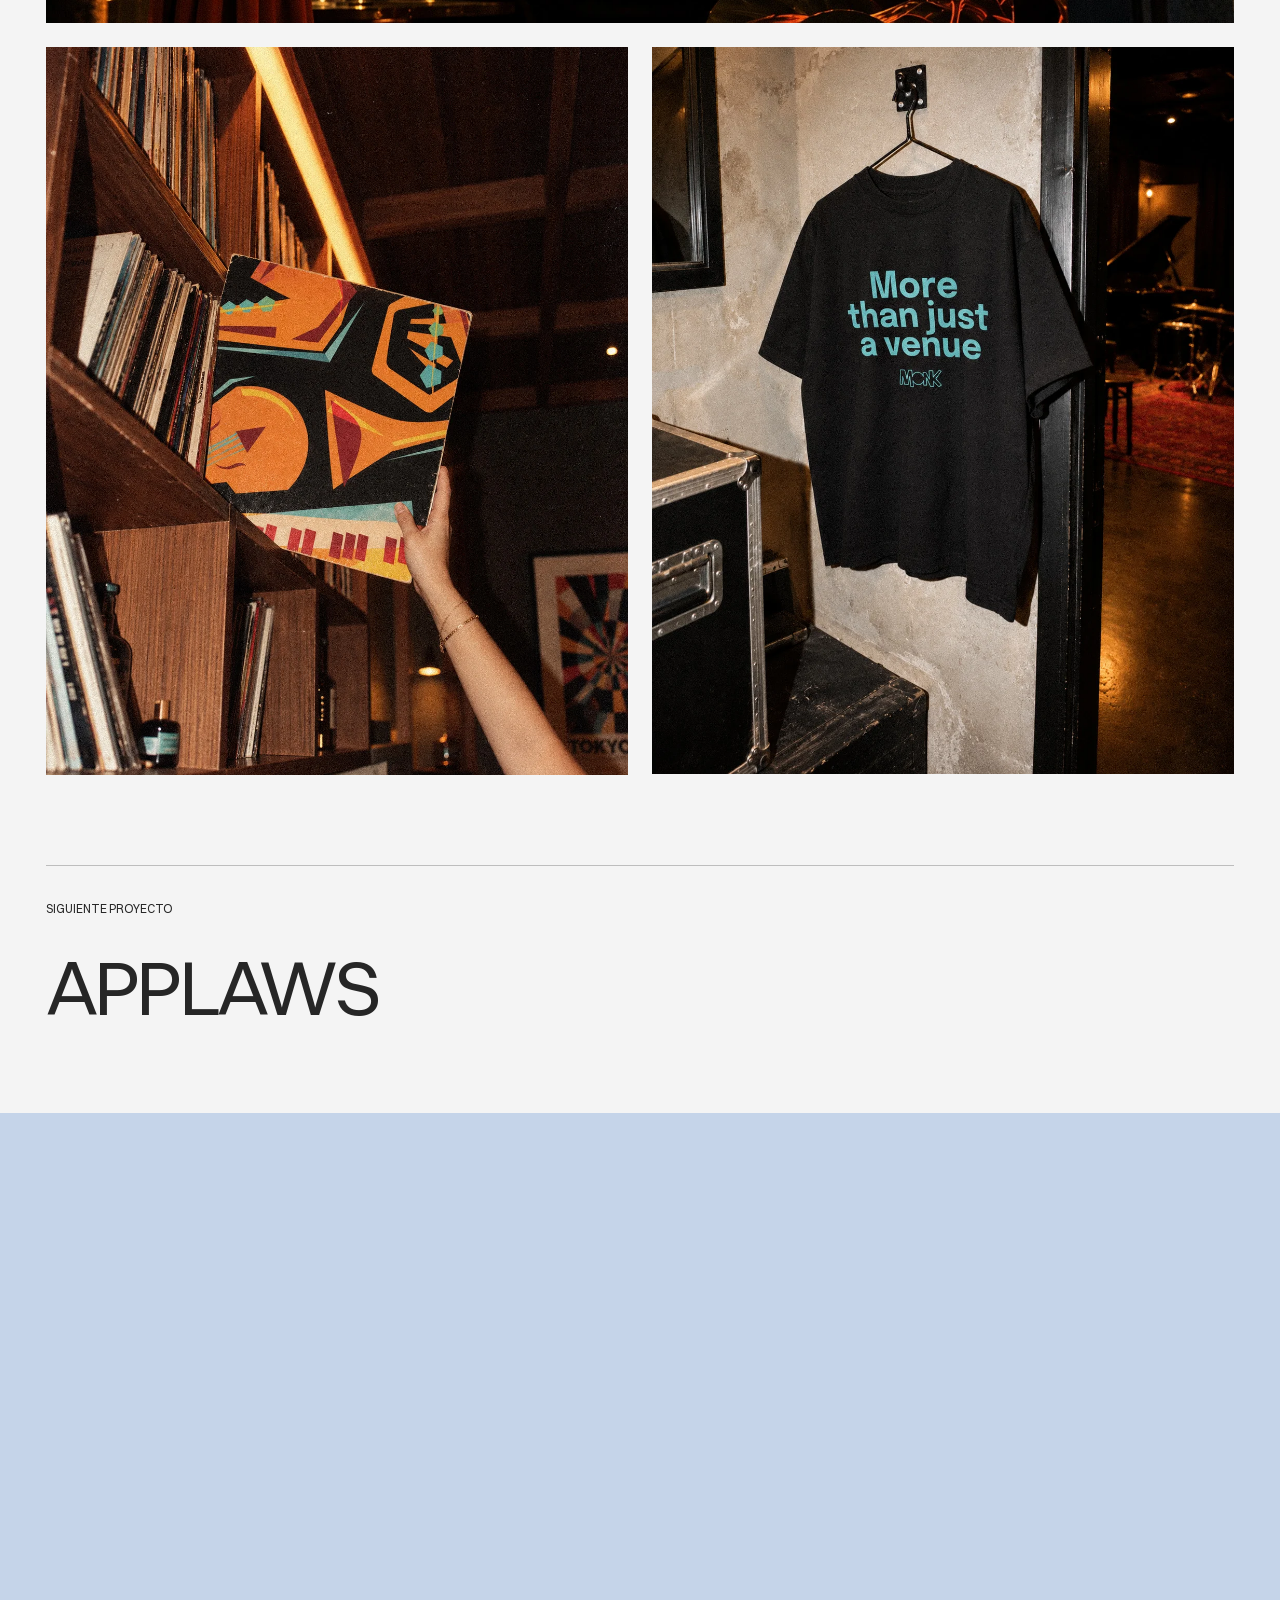
<file: es/monk.html>
<!doctype html>
<html lang="es"><head><meta charset="utf-8"><meta name="viewport" content="width=device-width,initial-scale=1"><title>MONK — Laura Fonseca</title><meta name="description" content="MONK es la identidad visual de un club de jazz ficticio en Lavapiés, Madrid, con ilustraciones originales y aplicaciones gráficas."><meta name="robots" content="index,follow,max-image-preview:large"><meta name="theme-color" content="#f4f4f4"><meta property="og:type" content="website"><meta property="og:title" content="MONK — Laura Fonseca"><meta property="og:description" content="MONK es la identidad visual de un club de jazz ficticio en Lavapiés, Madrid, con ilustraciones originales y aplicaciones gráficas."><meta property="og:locale" content="es_ES"><meta property="og:image" content="../assets/images/monk/01-logo-monk.webp"><meta property="og:image:alt" content="MONK — Jazz club, identidad de marca 2024"><meta name="twitter:card" content="summary_large_image"><link rel="alternate" hreflang="es" href="monk.html"><link rel="alternate" hreflang="en" href="../monk.html"><link rel="icon" href="../assets/favicon.svg" type="image/svg+xml"><link rel="preload" href="../assets/fonts/switzer-400.woff2" as="font" type="font/woff2" crossorigin><link rel="stylesheet" href="../style.css"><script src="../script.js" defer></script><script type="application/ld+json">{"@context": "https://schema.org", "@type": "Person", "name": "Laura Fonseca", "jobTitle": "Diseñadora gráfica y multimedia", "sameAs": ["https://www.instagram.com/laurafonseca.design/", "https://www.linkedin.com/in/laura-fonseca-ort%C3%A9s-6abb1227b/"], "knowsAbout": ["Graphic Design", "Branding", "Editorial Design", "Visual Identity"], "email": "mailto:laurafonortes@gmail.com"}</script></head><body id="top"><a class="skip" href="#main">Saltar al contenido</a><header class="site-header"><a class="wordmark" href="index.html#hero" aria-label="Laura Fonseca — Proyectos">Laura Fonseca</a><nav class="desktop-nav" aria-label="Principal"><a href="index.html#works">Proyectos</a><a href="index.html#about">Sobre mí</a><a href="index.html#contact">Contacto</a></nav><div class="nav-actions"><a class="language-switch" href="../monk.html" lang="en" hreflang="en" aria-label="Switch to English"><span class="">EN</span><span aria-hidden="true">/</span><span class="selected">ES</span></a><button class="menu-toggle" aria-expanded="false" aria-controls="mobile-nav">Menú <span aria-hidden="true">+</span></button></div><nav id="mobile-nav" class="mobile-nav" aria-label="Menú móvil" hidden><a href="index.html#works">Proyectos</a><a href="index.html#about">Sobre mí</a><a href="index.html#contact">Contacto</a></nav></header><div class="scroll-progress" aria-hidden="true"></div><main id="main" class="project-main"><a class="back-link" href="index.html#works">Todos los proyectos</a><div class="project-heading"><h1>MONK</h1><span>05 / 05</span></div><section class="project-intro" aria-label="MONK"><div class="project-facts"><p>Identidad visual / Ilustración · 2024</p><ul><li>Identidad visual</li><li>Ilustración</li><li>Dirección de arte</li><li>Aplicaciones gráficas</li></ul><div class="project-credits"><p class="project-credits__label">Créditos</p><p class="project-credits__names">Ana Clemente, Kaja Dolgov, Martín Domingo y Rosa Damen</p></div><a class="download-button" href="../assets/documents/monk%20-%20final%20presentation.pdf" download>Descargar presentación </a></div><div class="project-description"><section class="project-story project-story--challenge" aria-labelledby="monk-challenge"><div class="project-story__heading"><span class="project-story__number" aria-hidden="true">01 /</span><h2 class="project-story__title" id="monk-challenge">EL RETO</h2></div><div class="project-story__copy"><p>MONK es la identidad visual de un club de jazz ficticio en Lavapiés, Madrid. Pensado para conectar distintas generaciones a través de la música en directo, combina la esencia de los clubes de jazz tradicionales con una personalidad actual y desenfadada.</p><p>El reto consistía en crear un universo gráfico reconocible y flexible, capaz de trasladarse tanto a la atmósfera del local como a piezas impresas y formatos digitales.</p></div></section></div></section><div class="project-gallery monk-gallery"><figure class="gallery-item reveal gallery-wide"><a class="gallery-link" href="../assets/images/monk/01-logo-monk.webp" data-lightbox aria-label="Ampliar imagen: MONK, 1"><img src="../assets/images/monk/01-logo-monk.webp" width="1280" height="775" alt="MONK — logotipo e identidad gráfica" decoding="async" fetchpriority="high"></a></figure><figure class="gallery-item reveal gallery-wide"><a class="gallery-link" href="../assets/images/monk/02-illustrations-animation.webp" data-lightbox aria-label="Ampliar imagen: MONK, 2"><picture><source media="(prefers-reduced-motion: reduce)" srcset="../assets/images/monk/02-illustrations-animation-still.webp"><img src="../assets/images/monk/02-illustrations-animation-still.webp" data-animated="../assets/images/monk/02-illustrations-animation.webp" data-still="../assets/images/monk/02-illustrations-animation-still.webp" width="1920" height="1080" alt="MONK — animación de mis ilustraciones originales" decoding="async" loading="lazy" fetchpriority="low"></picture></a></figure><section class="project-story project-story--process reveal" aria-labelledby="monk-process"><div class="project-story__heading"><span class="project-story__number" aria-hidden="true">02 /</span><h2 class="project-story__title" id="monk-process">EL PROCESO</h2></div><div class="project-story__copy"><p>La identidad parte de formas geométricas, tipografía expresiva y un sistema de ilustraciones originales inspirado en instrumentos, músicos y cócteles. Todos estos elementos se combinan para transmitir el ritmo y la improvisación del jazz sin perder coherencia visual.</p><p>El proyecto nació como un trabajo en grupo: realicé las ilustraciones y participé en el desarrollo de la identidad visual; más adelante creé los mockups y las imágenes de presentación que aparecen en este portfolio.</p></div></section><figure class="gallery-item reveal gallery-wide"><a class="gallery-link" href="../assets/images/monk/03-jam-sessions-poster.webp" data-lightbox aria-label="Ampliar imagen: MONK, 3"><img src="../assets/images/monk/03-jam-sessions-poster.webp" width="1280" height="853" alt="MONK — cartel de Jam Sessions en Madrid" decoding="async" loading="lazy"></a></figure><figure class="gallery-item reveal gallery-wide"><a class="gallery-link" href="../assets/images/monk/04-business-cards.webp" data-lightbox aria-label="Ampliar imagen: MONK, 4"><img src="../assets/images/monk/04-business-cards.webp" width="1280" height="853" alt="MONK — tarjetas de visita sobre la barra" decoding="async" loading="lazy"></a></figure><figure class="gallery-item reveal gallery-wide"><a class="gallery-link" href="../assets/images/monk/05-cocktail-menu.webp" data-lightbox aria-label="Ampliar imagen: MONK, 5"><img src="../assets/images/monk/05-cocktail-menu.webp" width="1280" height="960" alt="MONK — carta de cócteles" decoding="async" loading="lazy"></a></figure><section class="project-story project-story--outcome reveal" aria-labelledby="monk-outcome"><div class="project-story__heading"><span class="project-story__number" aria-hidden="true">03 /</span><h2 class="project-story__title" id="monk-outcome">EL RESULTADO</h2></div><div class="project-story__copy"><p>El resultado es un sistema visual versátil aplicado a carteles, tarjetas, cartas de bebidas, posavasos, acreditaciones, merchandising, vinilos y soportes digitales.</p><p>El contraste de colores y las ilustraciones aportan carácter a cada pieza y construyen una identidad propia, reconocible y conectada con la energía de un club de jazz contemporáneo.</p></div></section><figure class="gallery-item reveal"><a class="gallery-link" href="../assets/images/monk/06-branded-coaster.webp" data-lightbox aria-label="Ampliar imagen: MONK, 6"><img src="../assets/images/monk/06-branded-coaster.webp" width="1122" height="1402" alt="MONK — posavasos gráfico y cóctel" decoding="async" loading="lazy"></a></figure><figure class="gallery-item reveal"><a class="gallery-link" href="../assets/images/monk/07-staff-pass.webp" data-lightbox aria-label="Ampliar imagen: MONK, 7"><img src="../assets/images/monk/07-staff-pass.webp" width="1122" height="1402" alt="MONK — acreditación del personal" decoding="async" loading="lazy"></a></figure><figure class="gallery-item reveal gallery-wide monk-portrait-solo"><a class="gallery-link" href="../assets/images/monk/11-tote-bag.webp" data-lightbox aria-label="Ampliar imagen: MONK, 8"><img src="../assets/images/monk/11-tote-bag.webp" width="1122" height="1402" alt="MONK — bolsa de tela" decoding="async" loading="lazy"></a></figure><figure class="gallery-item reveal gallery-wide"><a class="gallery-link" href="../assets/images/monk/08-neon-sign.webp" data-lightbox aria-label="Ampliar imagen: MONK, 9"><img src="../assets/images/monk/08-neon-sign.webp" width="1280" height="827" alt="MONK — neón en el interior del bar" decoding="async" loading="lazy"></a></figure><figure class="gallery-item reveal"><a class="gallery-link" href="../assets/images/monk/09-vinyl-shelf.webp" data-lightbox aria-label="Ampliar imagen: MONK, 10"><img src="../assets/images/monk/09-vinyl-shelf.webp" width="1121" height="1403" alt="MONK — vinilo en una estantería" decoding="async" loading="lazy"></a></figure><figure class="gallery-item reveal"><a class="gallery-link" href="../assets/images/monk/10-staff-tshirt.webp" data-lightbox aria-label="Ampliar imagen: MONK, 11"><img src="../assets/images/monk/10-staff-tshirt.webp" width="1122" height="1402" alt="MONK — camiseta del personal" decoding="async" loading="lazy"></a></figure></div><a class="next-project" href="applaws.html"><span>Siguiente proyecto</span><strong>APPLAWS</strong></a></main><dialog class="lightbox" aria-label="Ampliar imagen"><div class="lightbox-toolbar"><span class="lightbox-count" aria-live="polite"></span><button class="lightbox-close">Cerrar ×</button></div><button class="lightbox-prev" aria-label="Imagen anterior">Anterior</button><img alt=""><button class="lightbox-next" aria-label="Imagen siguiente">Siguiente</button></dialog><section id="contact" class="footer-reveal" aria-label="Contacto"><div class="footer-reveal__stage"><div class="footer-reveal__surface"><div class="contact section"><p class="eyebrow">Contacto</p><a class="contact-title" href="mailto:laurafonortes@gmail.com"><h2>CONECTA<br>CONMIGO</h2></a></div><footer class="footer"><div class="socials"><a href="https://www.instagram.com/laurafonseca.design/" target="_blank" rel="noopener noreferrer">Instagram </a><a href="https://www.linkedin.com/in/laura-fonseca-ort%C3%A9s-6abb1227b/" target="_blank" rel="noopener noreferrer">LinkedIn </a><a href="mailto:laurafonortes@gmail.com">Mail </a></div><div class="footer-bottom"><span>© 2026 Laura Fonseca</span><a href="privacy.html">Política de privacidad</a><a href="#top">Volver arriba </a></div></footer></div></div></section></body></html>
</file>
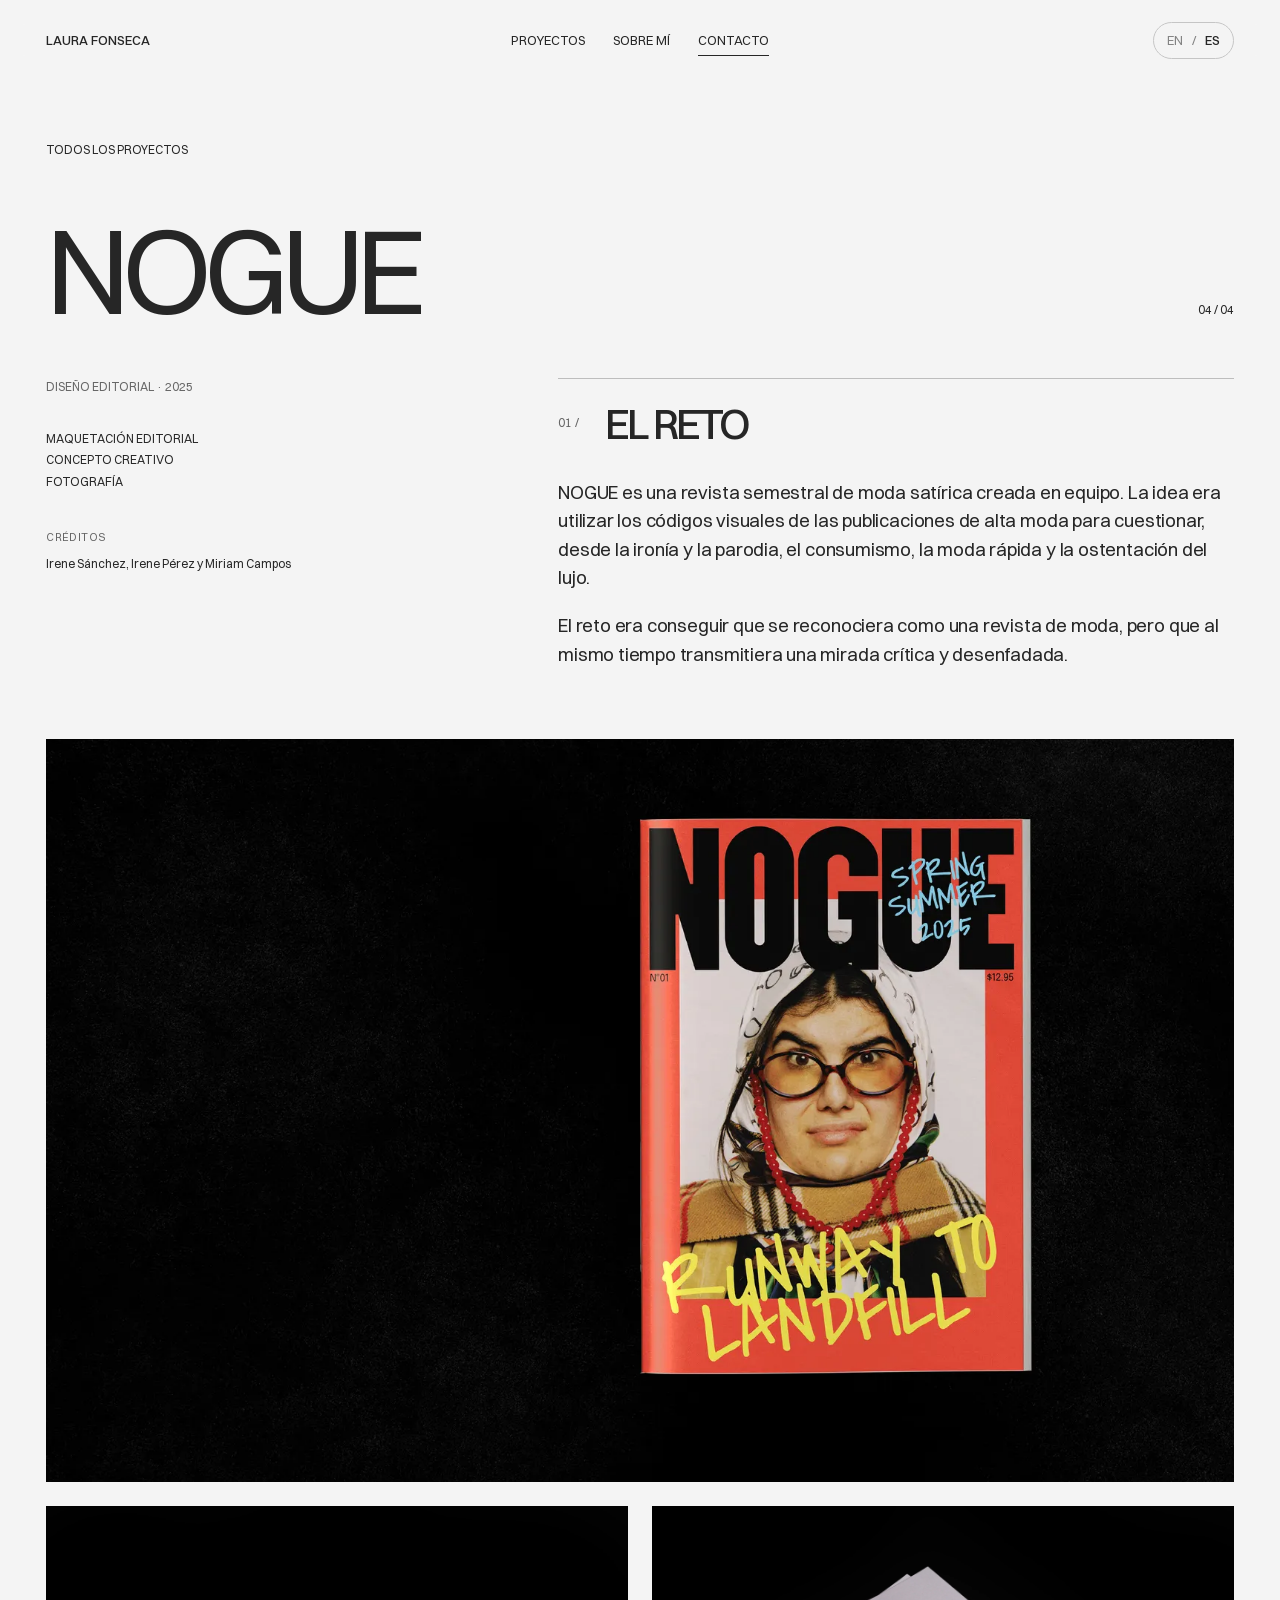
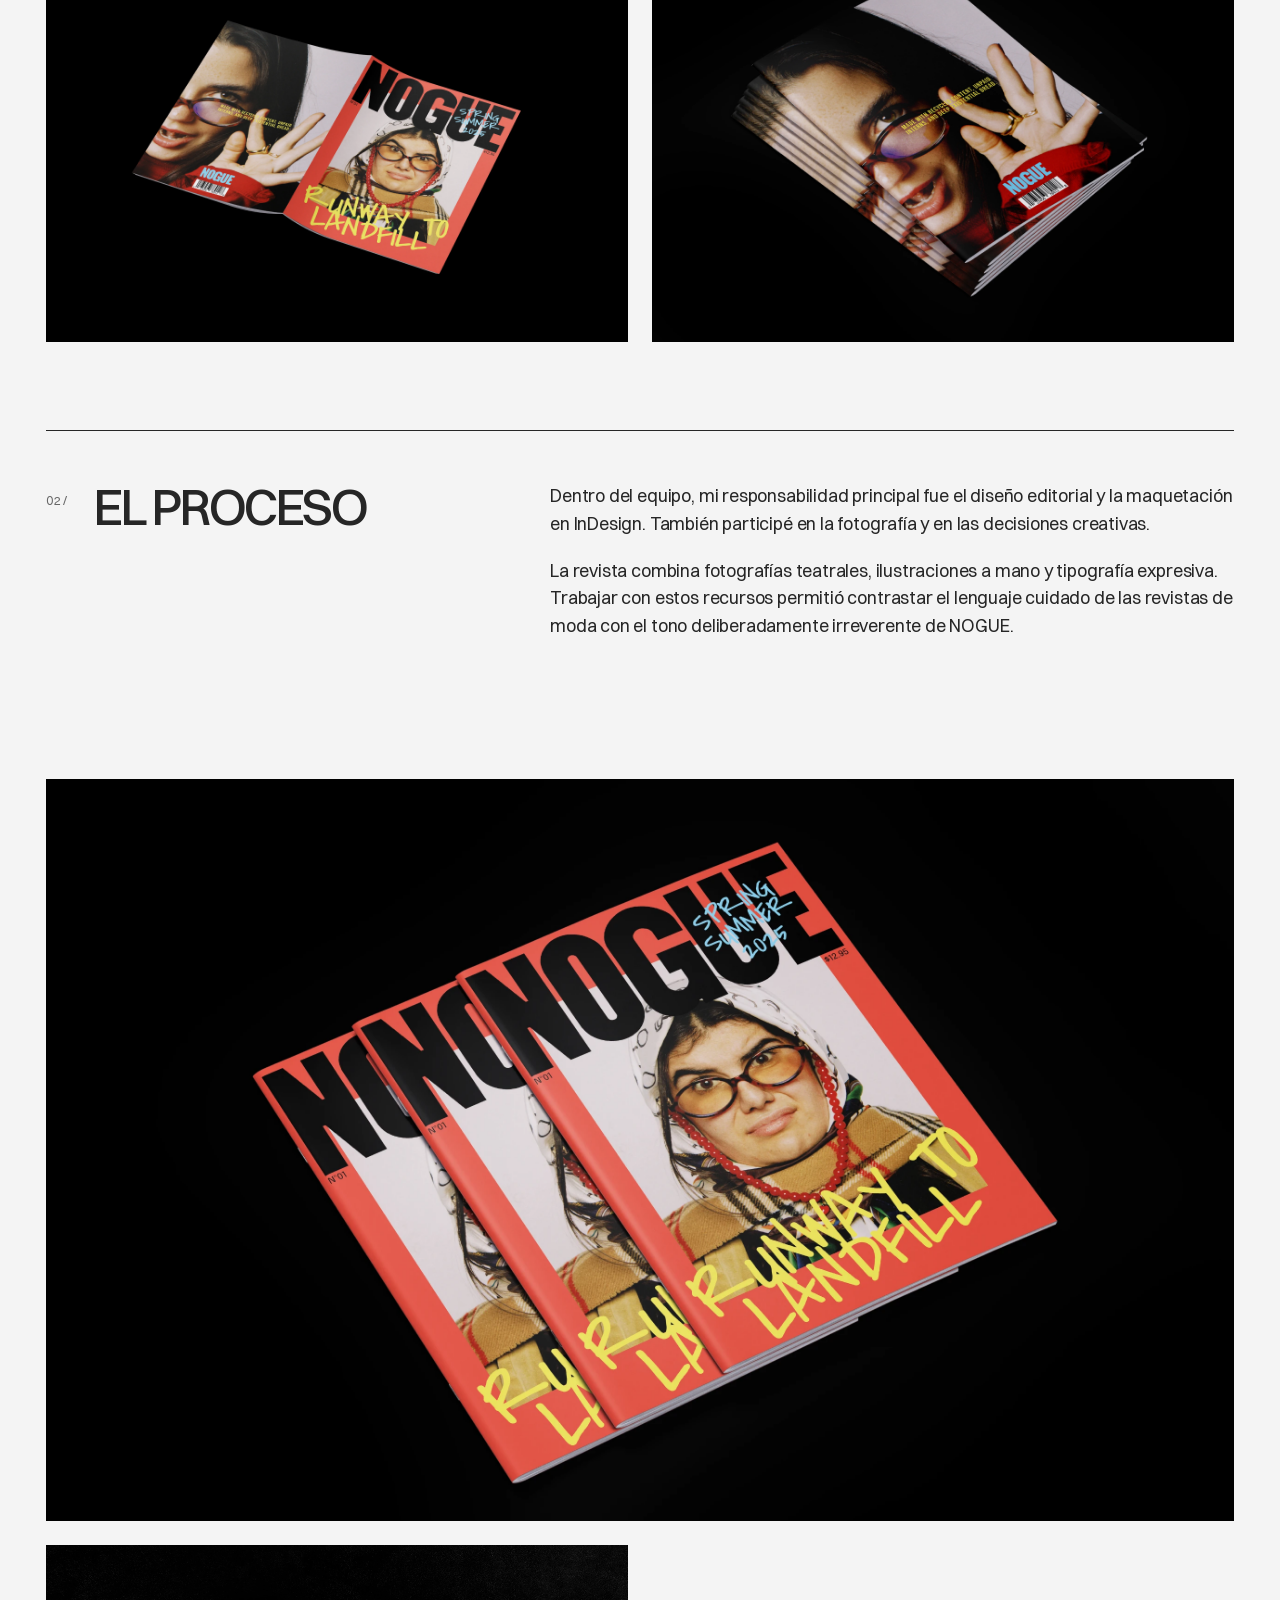
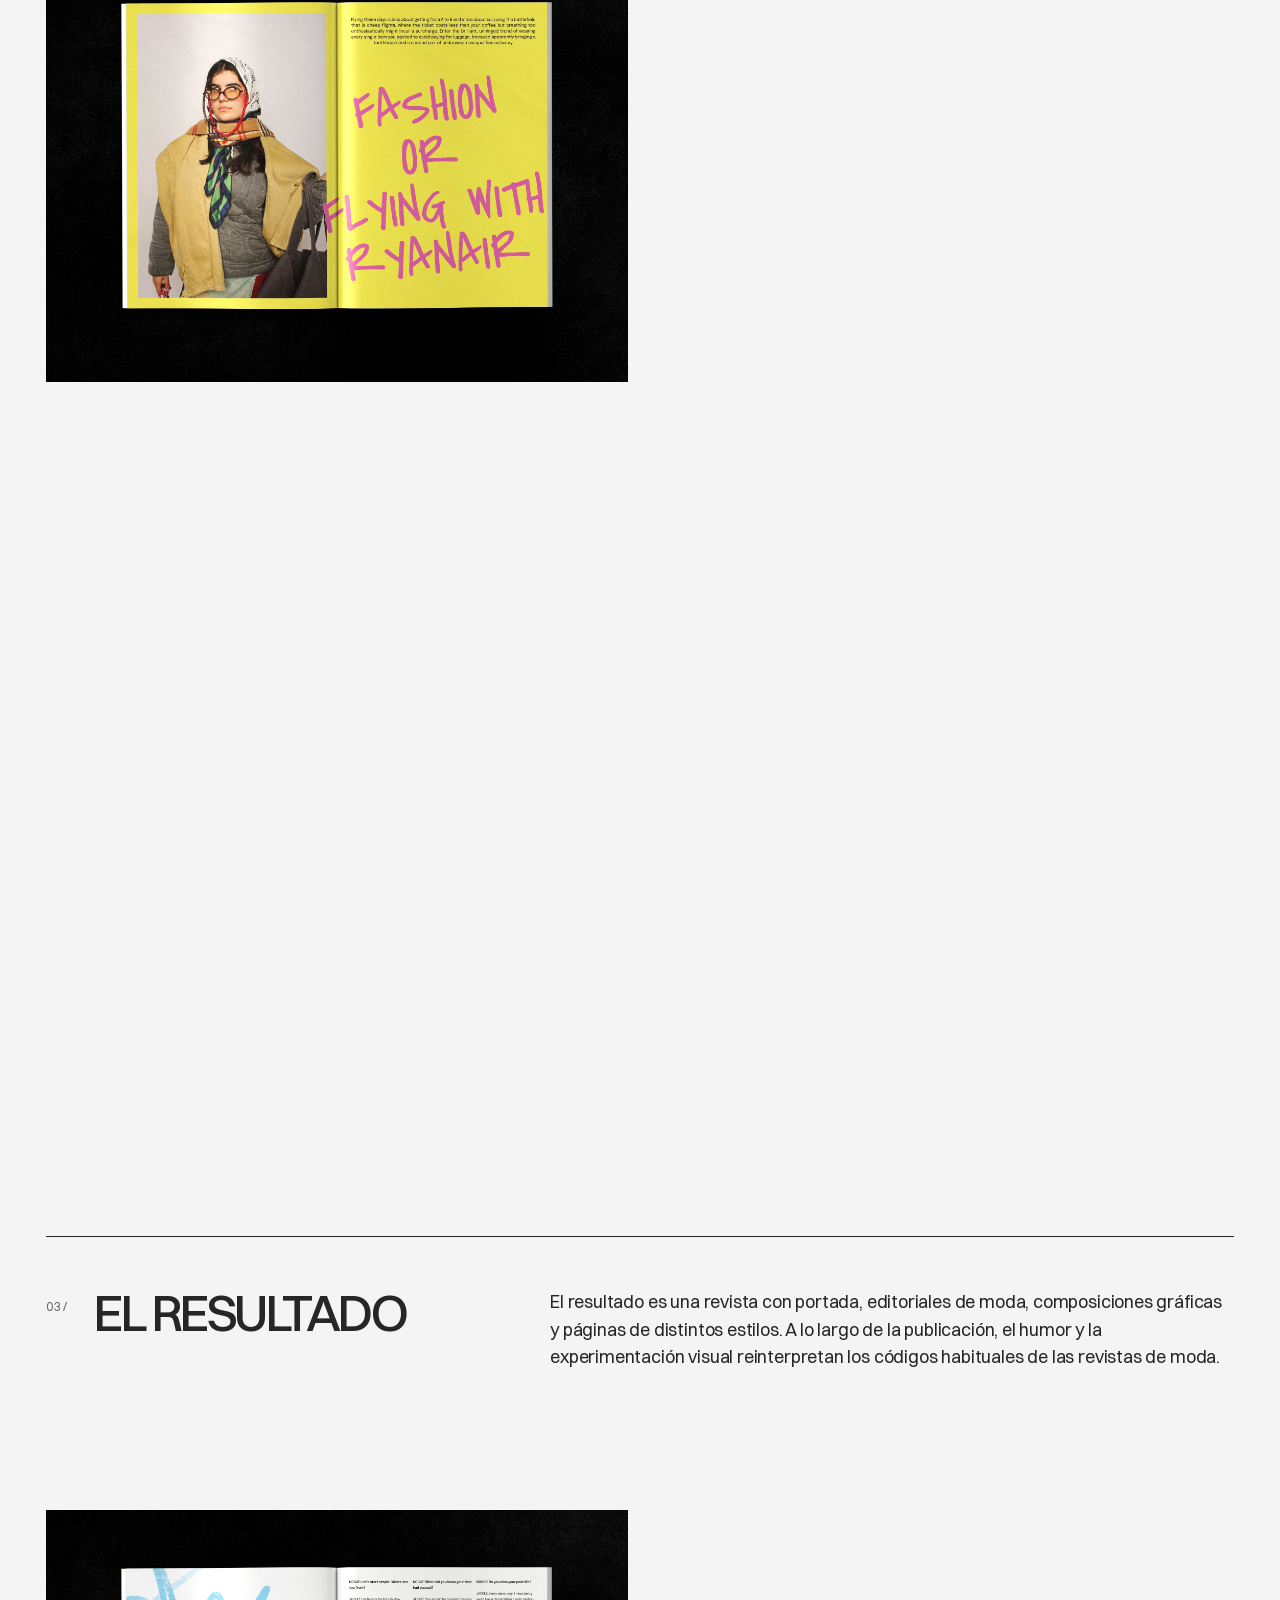
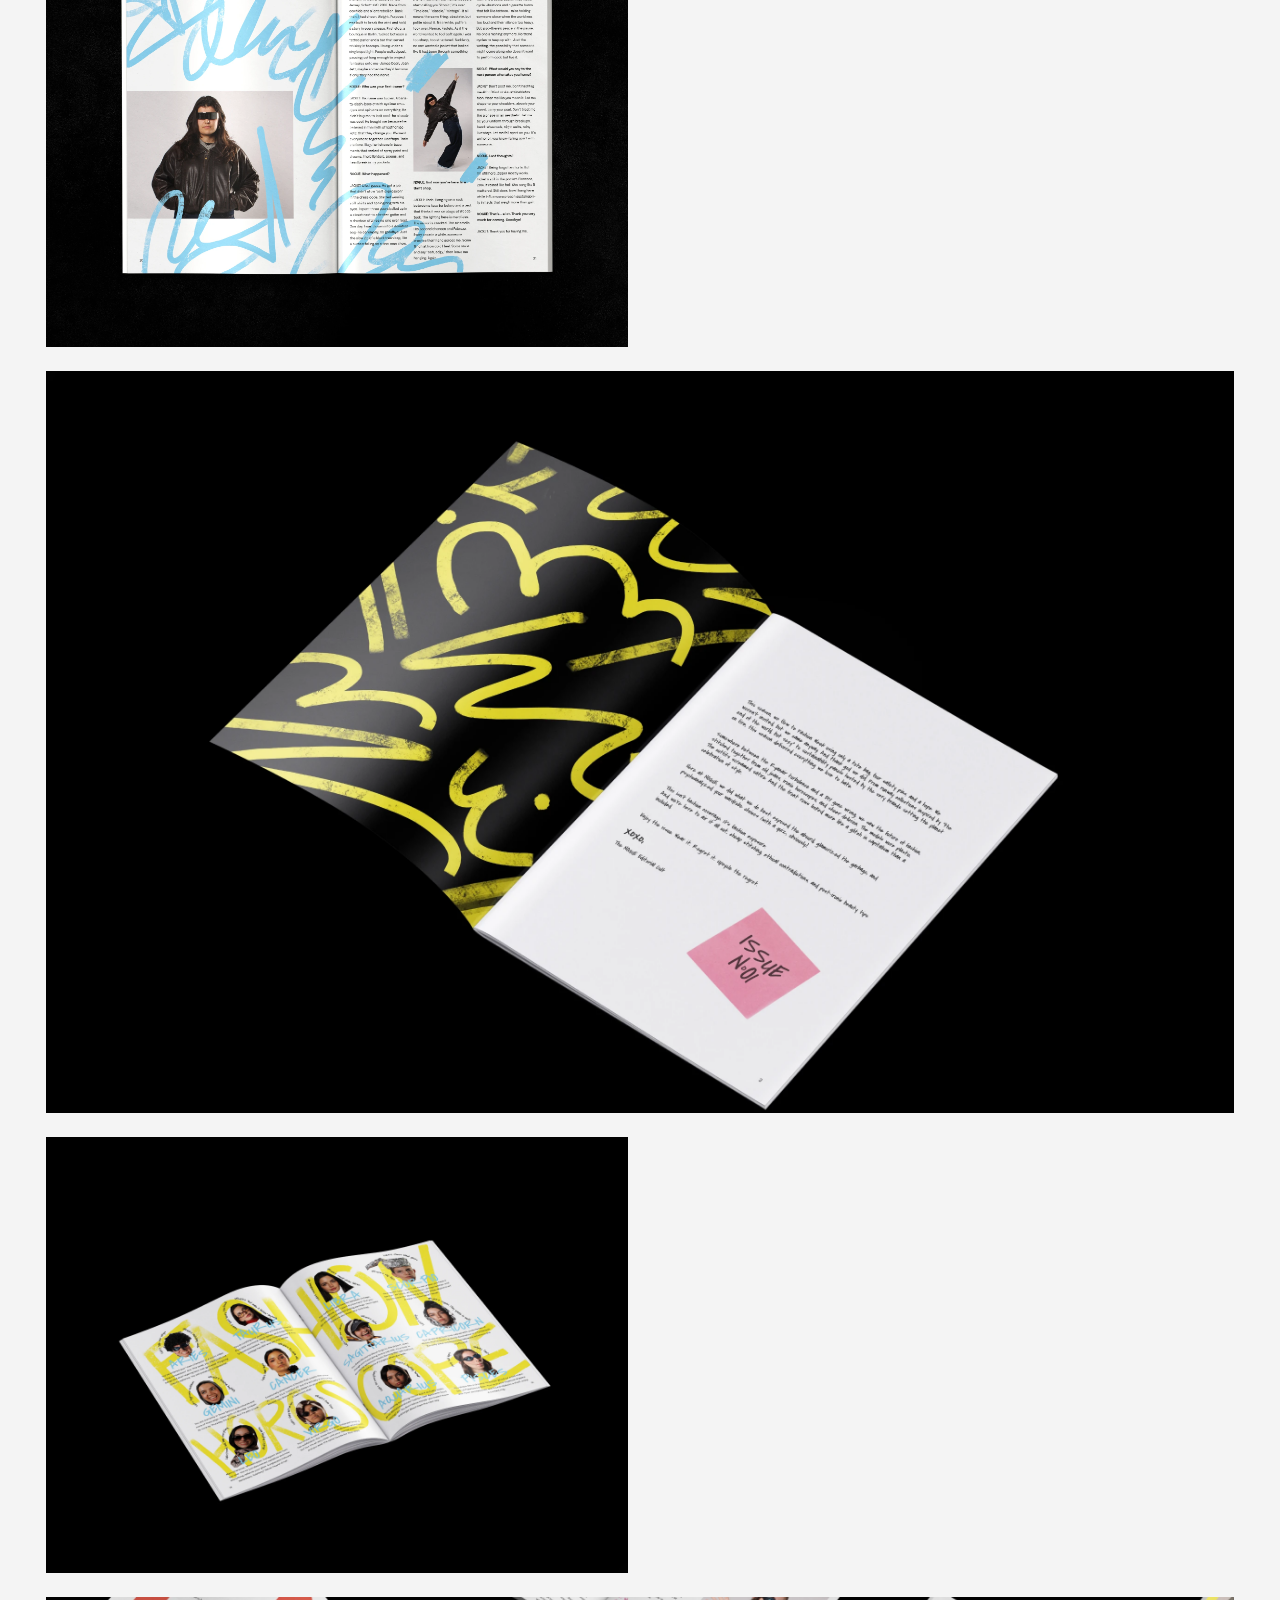
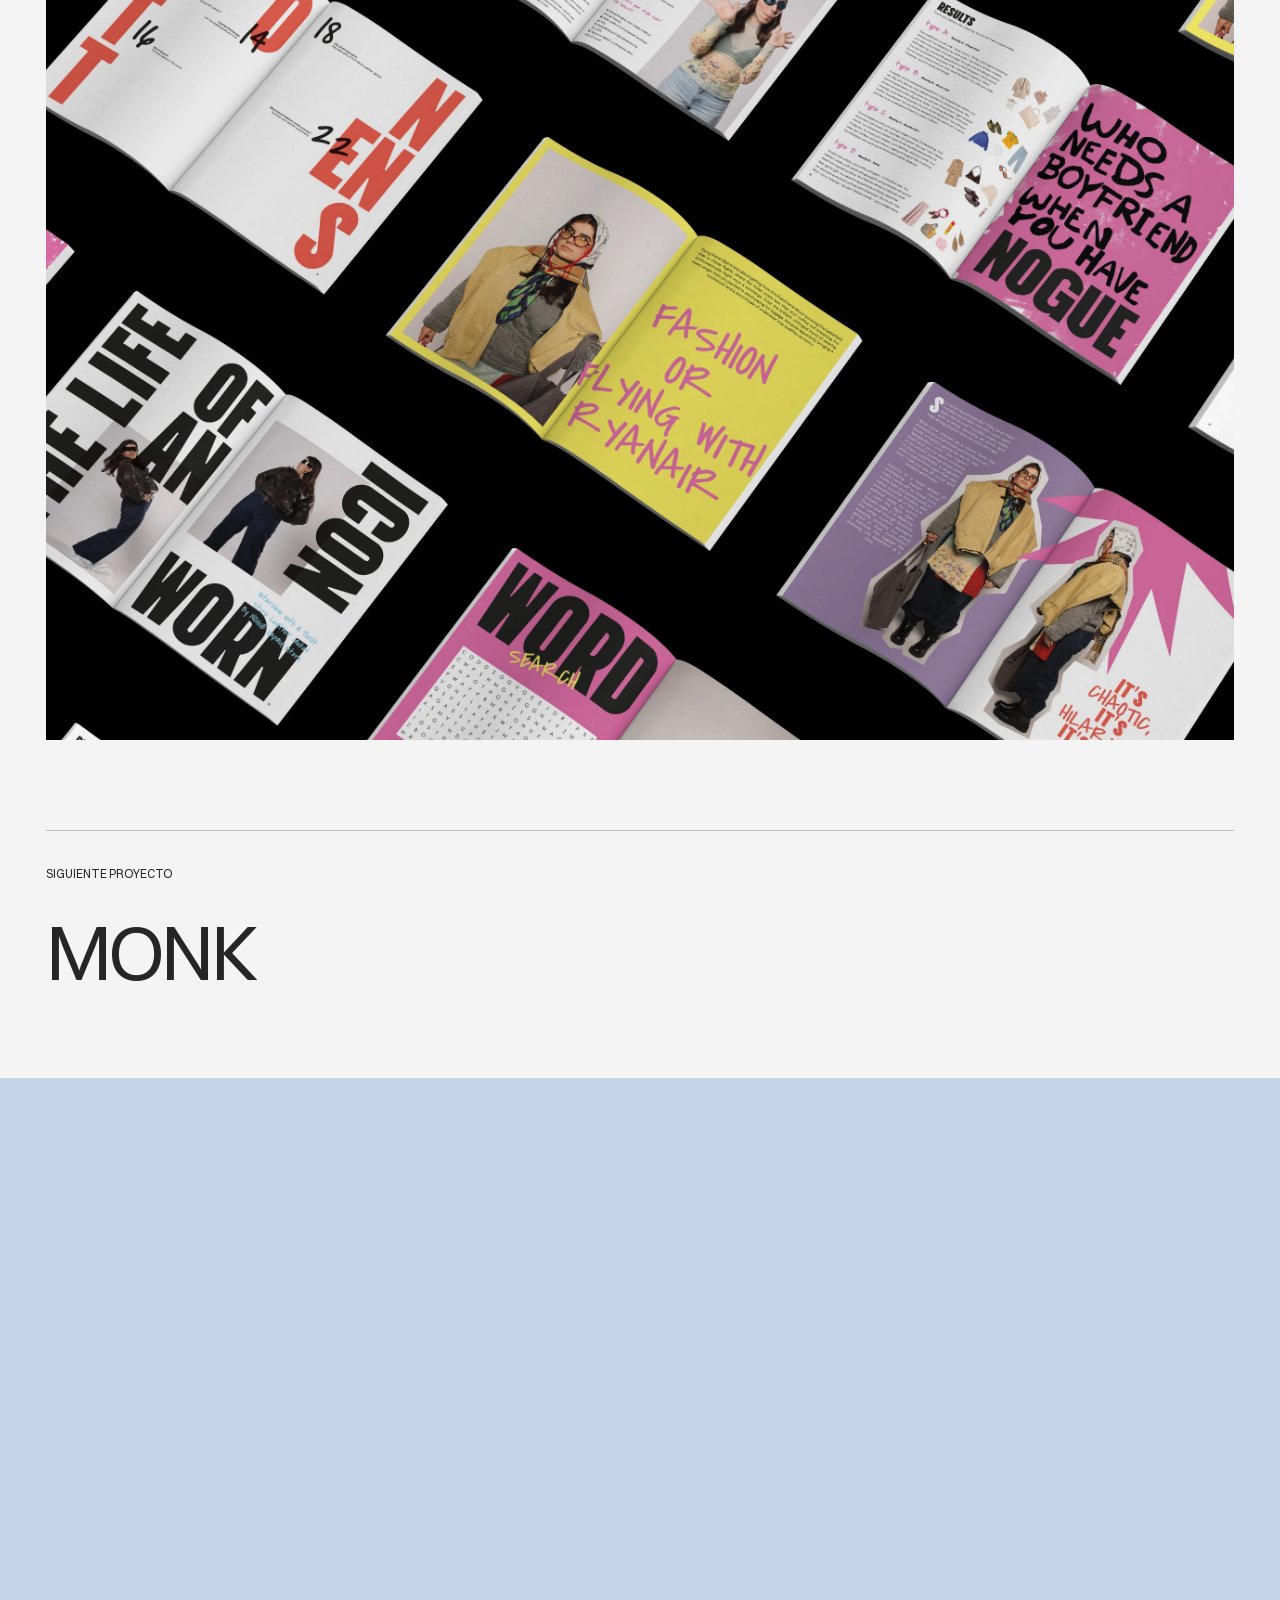
<file: es/nogue.html>
<!doctype html>
<html lang="es"><head><meta charset="utf-8"><meta name="viewport" content="width=device-width,initial-scale=1"><title>NOGUE — Laura Fonseca</title><meta name="description" content="NOGUE es una revista satírica de moda semestral que critica el consumismo, la moda rápida y la ostentación del lujo mediante la ironía, la parodia y una narrativa visual atrev"><meta name="robots" content="index,follow,max-image-preview:large"><meta name="theme-color" content="#f4f4f4"><meta property="og:type" content="website"><meta property="og:title" content="NOGUE — Laura Fonseca"><meta property="og:description" content="NOGUE es una revista satírica de moda semestral que critica el consumismo, la moda rápida y la ostentación del lujo mediante la ironía, la parodia y una narrativa visual atrev"><meta property="og:locale" content="es_ES"><meta property="og:image" content="../assets/social-preview.jpg"><meta property="og:image:alt" content="Laura Fonseca — graphic design portfolio"><meta name="twitter:card" content="summary_large_image"><link rel="alternate" hreflang="es" href="nogue.html"><link rel="alternate" hreflang="en" href="../nogue.html"><link rel="icon" href="../assets/favicon.svg" type="image/svg+xml"><link rel="preload" href="../assets/fonts/switzer-400.woff2" as="font" type="font/woff2" crossorigin><link rel="stylesheet" href="../style.css"><script src="../script.js" defer></script><script type="application/ld+json">{"@context": "https://schema.org", "@type": "Person", "name": "Laura Fonseca", "jobTitle": "Diseñadora gráfica y multimedia", "sameAs": ["https://www.instagram.com/laurafonseca.design/", "https://www.linkedin.com/in/laura-fonseca-ort%C3%A9s-6abb1227b/"], "knowsAbout": ["Graphic Design", "Branding", "Editorial Design", "Visual Identity"], "email": "mailto:laurafonortes@gmail.com"}</script></head><body id="top"><a class="skip" href="#main">Saltar al contenido</a><header class="site-header"><a class="wordmark" href="index.html#hero" aria-label="Laura Fonseca — Proyectos">Laura Fonseca</a><nav class="desktop-nav" aria-label="Principal"><a href="index.html#works">Proyectos</a><a href="index.html#about">Sobre mí</a><a href="index.html#contact">Contacto</a></nav><div class="nav-actions"><a class="language-switch" href="../nogue.html" lang="en" hreflang="en" aria-label="Switch to English"><span class="">EN</span><span aria-hidden="true">/</span><span class="selected">ES</span></a><button class="menu-toggle" aria-expanded="false" aria-controls="mobile-nav">Menú <span aria-hidden="true">+</span></button></div><nav id="mobile-nav" class="mobile-nav" aria-label="Menú móvil" hidden><a href="index.html#works">Proyectos</a><a href="index.html#about">Sobre mí</a><a href="index.html#contact">Contacto</a></nav></header><div class="scroll-progress" aria-hidden="true"></div><main id="main" class="project-main"><a class="back-link" href="index.html#works"> Todos los proyectos</a><div class="project-heading"><h1>NOGUE</h1><span>04 / 04</span></div><section class="project-intro" aria-label="NOGUE"><div class="project-facts"><p>Diseño editorial · 2025</p><ul><li>Maquetación editorial</li><li>Concepto creativo</li><li>Fotografía</li></ul><div class="project-credits"><p class="project-credits__label">Créditos</p><p class="project-credits__names">Irene Sánchez, Irene Pérez y Miriam Campos</p></div></div><div class="project-description"><section class="project-story project-story--challenge" aria-labelledby="nogue-challenge"><div class="project-story__heading"><span class="project-story__number" aria-hidden="true">01 /</span><h2 class="project-story__title" id="nogue-challenge">EL RETO</h2></div><div class="project-story__copy"><p>NOGUE es una revista semestral de moda satírica creada en equipo. La idea era utilizar los códigos visuales de las publicaciones de alta moda para cuestionar, desde la ironía y la parodia, el consumismo, la moda rápida y la ostentación del lujo.</p><p>El reto era conseguir que se reconociera como una revista de moda, pero que al mismo tiempo transmitiera una mirada crítica y desenfadada.</p></div></section></div></section><div class="project-gallery"><figure class="gallery-item reveal gallery-wide"><a class="gallery-link" href="../assets/images/nogue/02-magazine-animation.webp" data-lightbox aria-label="Ampliar imagen: NOGUE, 2"><picture><source media="(prefers-reduced-motion: reduce)" srcset="../assets/images/nogue/02-magazine-animation-still.webp"><img src="../assets/images/nogue/02-magazine-animation-still.webp" data-animated="../assets/images/nogue/02-magazine-animation.webp" data-still="../assets/images/nogue/02-magazine-animation-still.webp" width="1600" height="1067" alt="NOGUE — Animación de la revista" decoding="async" loading="lazy" fetchpriority="low"></picture></a></figure><figure class="gallery-item reveal"><a class="gallery-link" href="../assets/images/nogue/01-magazine-cover.webp" data-lightbox aria-label="Ampliar imagen: NOGUE, 1"><img src="../assets/images/nogue/01-magazine-cover.webp" width="2560" height="1920" alt="NOGUE — Portada de la revista" decoding="async" loading="lazy"></a></figure><figure class="gallery-item reveal"><a class="gallery-link" href="../assets/images/nogue/03-magazine-stack.webp" data-lightbox aria-label="Ampliar imagen: NOGUE, 3"><img src="../assets/images/nogue/03-magazine-stack.webp" width="2560" height="1920" alt="NOGUE — Montón de revistas" decoding="async" loading="lazy"></a></figure><section class="project-story project-story--process reveal" aria-labelledby="nogue-process"><div class="project-story__heading"><span class="project-story__number" aria-hidden="true">02 /</span><h2 class="project-story__title" id="nogue-process">EL PROCESO</h2></div><div class="project-story__copy"><p>Dentro del equipo, mi responsabilidad principal fue el diseño editorial y la maquetación en InDesign. También participé en la fotografía y en las decisiones creativas.</p><p>La revista combina fotografías teatrales, ilustraciones a mano y tipografía expresiva. Trabajar con estos recursos permitió contrastar el lenguaje cuidado de las revistas de moda con el tono deliberadamente irreverente de NOGUE.</p></div></section><figure class="gallery-item reveal gallery-wide"><a class="gallery-link" href="../assets/images/nogue/04-magazine-cover-mockup.webp" data-lightbox aria-label="Ampliar imagen: NOGUE, 4"><img src="../assets/images/nogue/04-magazine-cover-mockup.webp" width="2560" height="1920" alt="NOGUE — Maqueta de la portada" decoding="async" loading="lazy"></a></figure><figure class="gallery-item reveal"><a class="gallery-link" href="../assets/images/nogue/05-fashion-editorial-spread.webp" data-lightbox aria-label="Ampliar imagen: NOGUE, 5"><img src="../assets/images/nogue/05-fashion-editorial-spread.webp" width="2560" height="1707" alt="NOGUE — Doble página de moda" decoding="async" loading="lazy"></a></figure><figure class="gallery-item reveal"><a class="gallery-link" href="../assets/images/nogue/06-advertising-spread.webp" data-lightbox aria-label="Ampliar imagen: NOGUE, 6"><img src="../assets/images/nogue/06-advertising-spread.webp" width="2560" height="1920" alt="NOGUE — Doble página de publicidad" decoding="async" loading="lazy"></a></figure><figure class="gallery-item reveal gallery-wide"><a class="gallery-link" href="../assets/images/nogue/07-open-magazine-mockup.webp" data-lightbox aria-label="Ampliar imagen: NOGUE, 7"><img src="../assets/images/nogue/07-open-magazine-mockup.webp" width="2560" height="1760" alt="NOGUE — Maqueta de revista abierta" decoding="async" loading="lazy"></a></figure><section class="project-story project-story--outcome reveal" aria-labelledby="nogue-outcome"><div class="project-story__heading"><span class="project-story__number" aria-hidden="true">03 /</span><h2 class="project-story__title" id="nogue-outcome">EL RESULTADO</h2></div><div class="project-story__copy"><p>El resultado es una revista con portada, editoriales de moda, composiciones gráficas y páginas de distintos estilos. A lo largo de la publicación, el humor y la experimentación visual reinterpretan los códigos habituales de las revistas de moda.</p></div></section><figure class="gallery-item reveal"><a class="gallery-link" href="../assets/images/nogue/08-typographic-editorial-spread.webp" data-lightbox aria-label="Ampliar imagen: NOGUE, 8"><img src="../assets/images/nogue/08-typographic-editorial-spread.webp" width="2560" height="1707" alt="NOGUE — Doble página tipográfica" decoding="async" loading="lazy"></a></figure><figure class="gallery-item reveal"><a class="gallery-link" href="../assets/images/nogue/09-photography-editorial-spread.webp" data-lightbox aria-label="Ampliar imagen: NOGUE, 9"><img src="../assets/images/nogue/09-photography-editorial-spread.webp" width="2560" height="1707" alt="NOGUE — Doble página fotográfica" decoding="async" loading="lazy"></a></figure><figure class="gallery-item reveal gallery-wide"><a class="gallery-link" href="../assets/images/nogue/10-graphic-editorial-spread.webp" data-lightbox aria-label="Ampliar imagen: NOGUE, 10"><img src="../assets/images/nogue/10-graphic-editorial-spread.webp" width="2560" height="1920" alt="NOGUE — Doble página gráfica" decoding="async" loading="lazy"></a></figure><figure class="gallery-item reveal"><a class="gallery-link" href="../assets/images/nogue/11-illustrated-editorial-spread.webp" data-lightbox aria-label="Ampliar imagen: NOGUE, 11"><img src="../assets/images/nogue/11-illustrated-editorial-spread.webp" width="2560" height="1920" alt="NOGUE — Doble página ilustrada" decoding="async" loading="lazy"></a></figure><figure class="gallery-item reveal"><a class="gallery-link" href="../assets/images/nogue/12-contents-page.webp" data-lightbox aria-label="Ampliar imagen: NOGUE, 12"><img src="../assets/images/nogue/12-contents-page.webp" width="2560" height="1707" alt="NOGUE — Página de contenidos de la revista" decoding="async" loading="lazy"></a></figure><figure class="gallery-item reveal gallery-wide"><a class="gallery-link" href="../assets/images/nogue/13-editorial-spreads-overview.webp" data-lightbox aria-label="Ampliar imagen: NOGUE, 13"><img src="../assets/images/nogue/13-editorial-spreads-overview.webp" width="2560" height="1920" alt="NOGUE — Vista general de los pliegos editoriales" decoding="async" loading="lazy"></a></figure></div><a class="next-project" href="monk.html"><span>Siguiente proyecto</span><strong>MONK</strong></a></main><dialog class="lightbox" aria-label="Ampliar imagen"><div class="lightbox-toolbar"><span class="lightbox-count" aria-live="polite"></span><button class="lightbox-close">Cerrar ×</button></div><button class="lightbox-prev" aria-label="Imagen anterior">Anterior</button><img alt=""><button class="lightbox-next" aria-label="Imagen siguiente">Siguiente</button></dialog><section id="contact" class="footer-reveal" aria-label="Contacto"><div class="footer-reveal__stage"><div class="footer-reveal__surface"><div class="contact section"><p class="eyebrow">Contacto</p><a class="contact-title" href="mailto:laurafonortes@gmail.com"><h2>CONECTA<br>CONMIGO</h2></a></div><footer class="footer"><div class="socials"><a href="https://www.instagram.com/laurafonseca.design/" target="_blank" rel="noopener noreferrer">Instagram </a><a href="https://www.linkedin.com/in/laura-fonseca-ort%C3%A9s-6abb1227b/" target="_blank" rel="noopener noreferrer">LinkedIn </a><a href="mailto:laurafonortes@gmail.com">Mail </a></div><div class="footer-bottom"><span>© 2026 Laura Fonseca</span><a href="privacy.html">Política de privacidad</a><a href="#top">Volver arriba </a></div></footer></div></div></section></body></html>
</file>
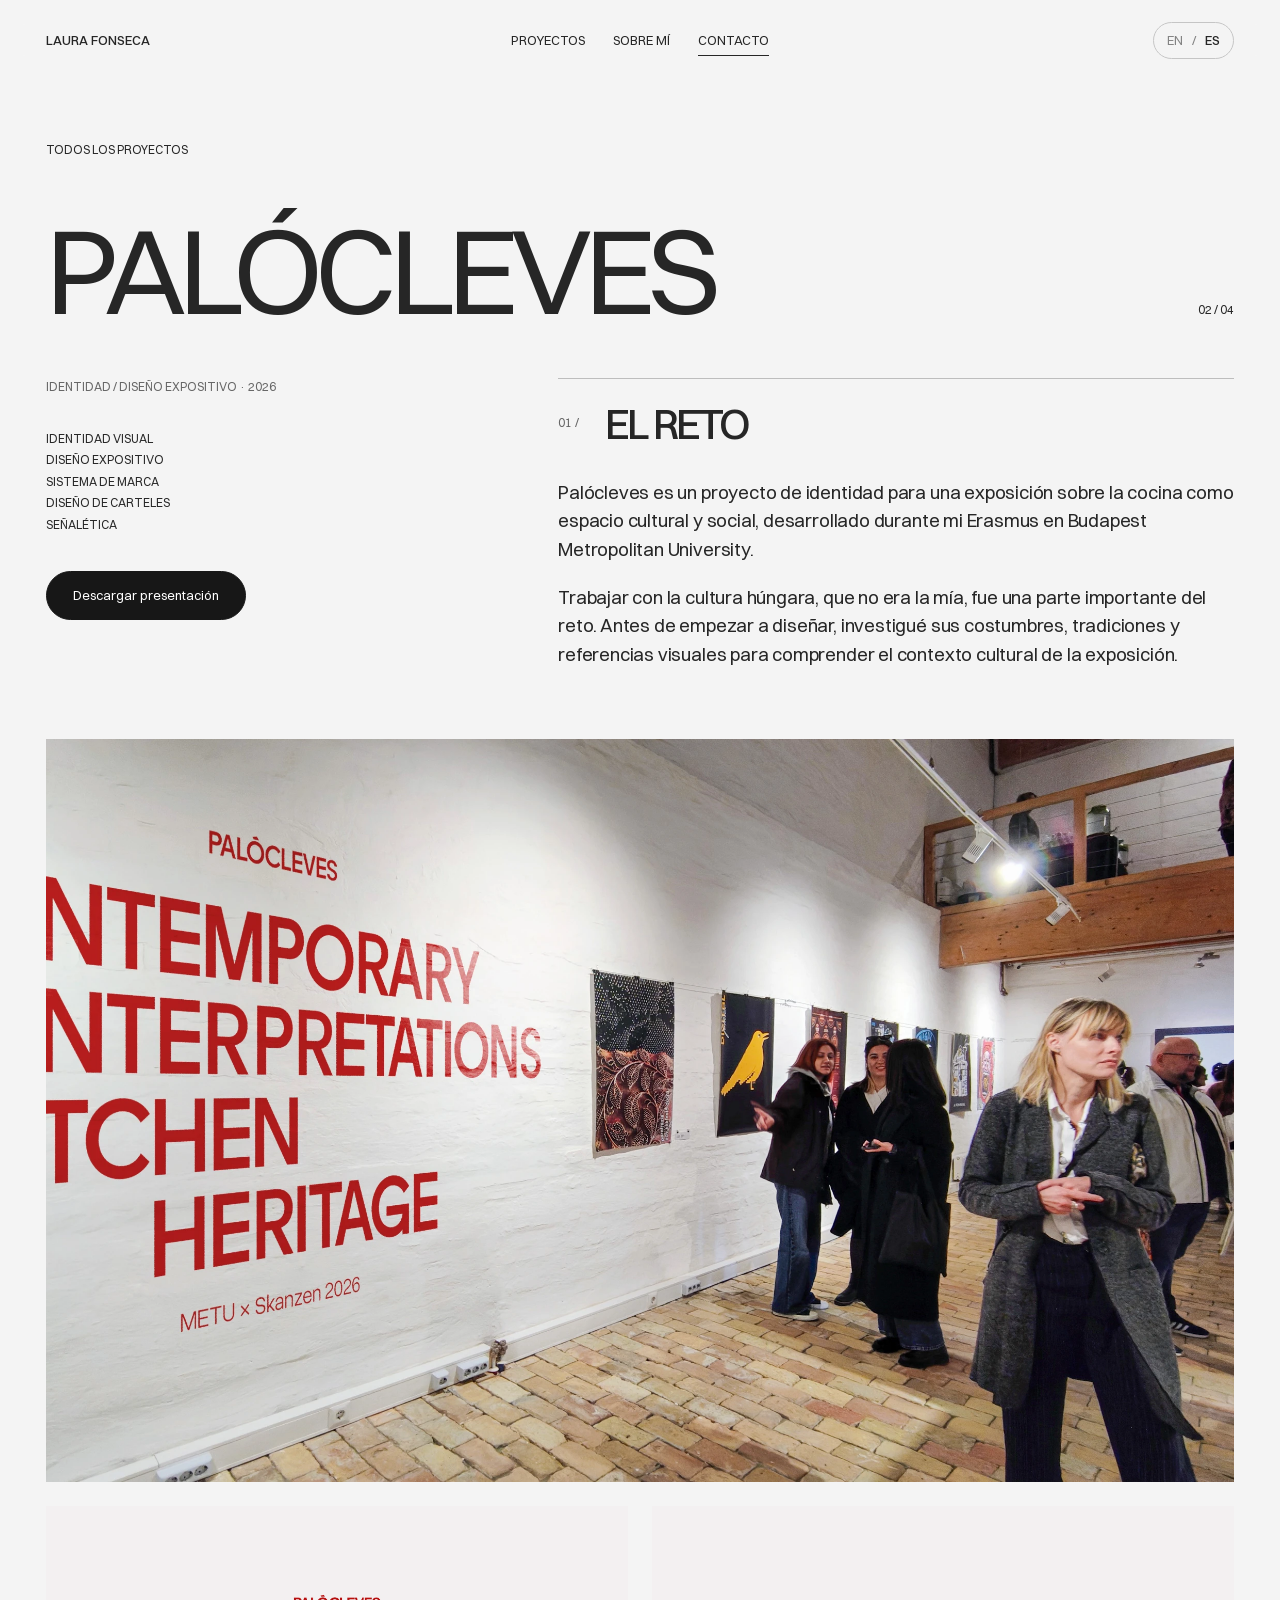
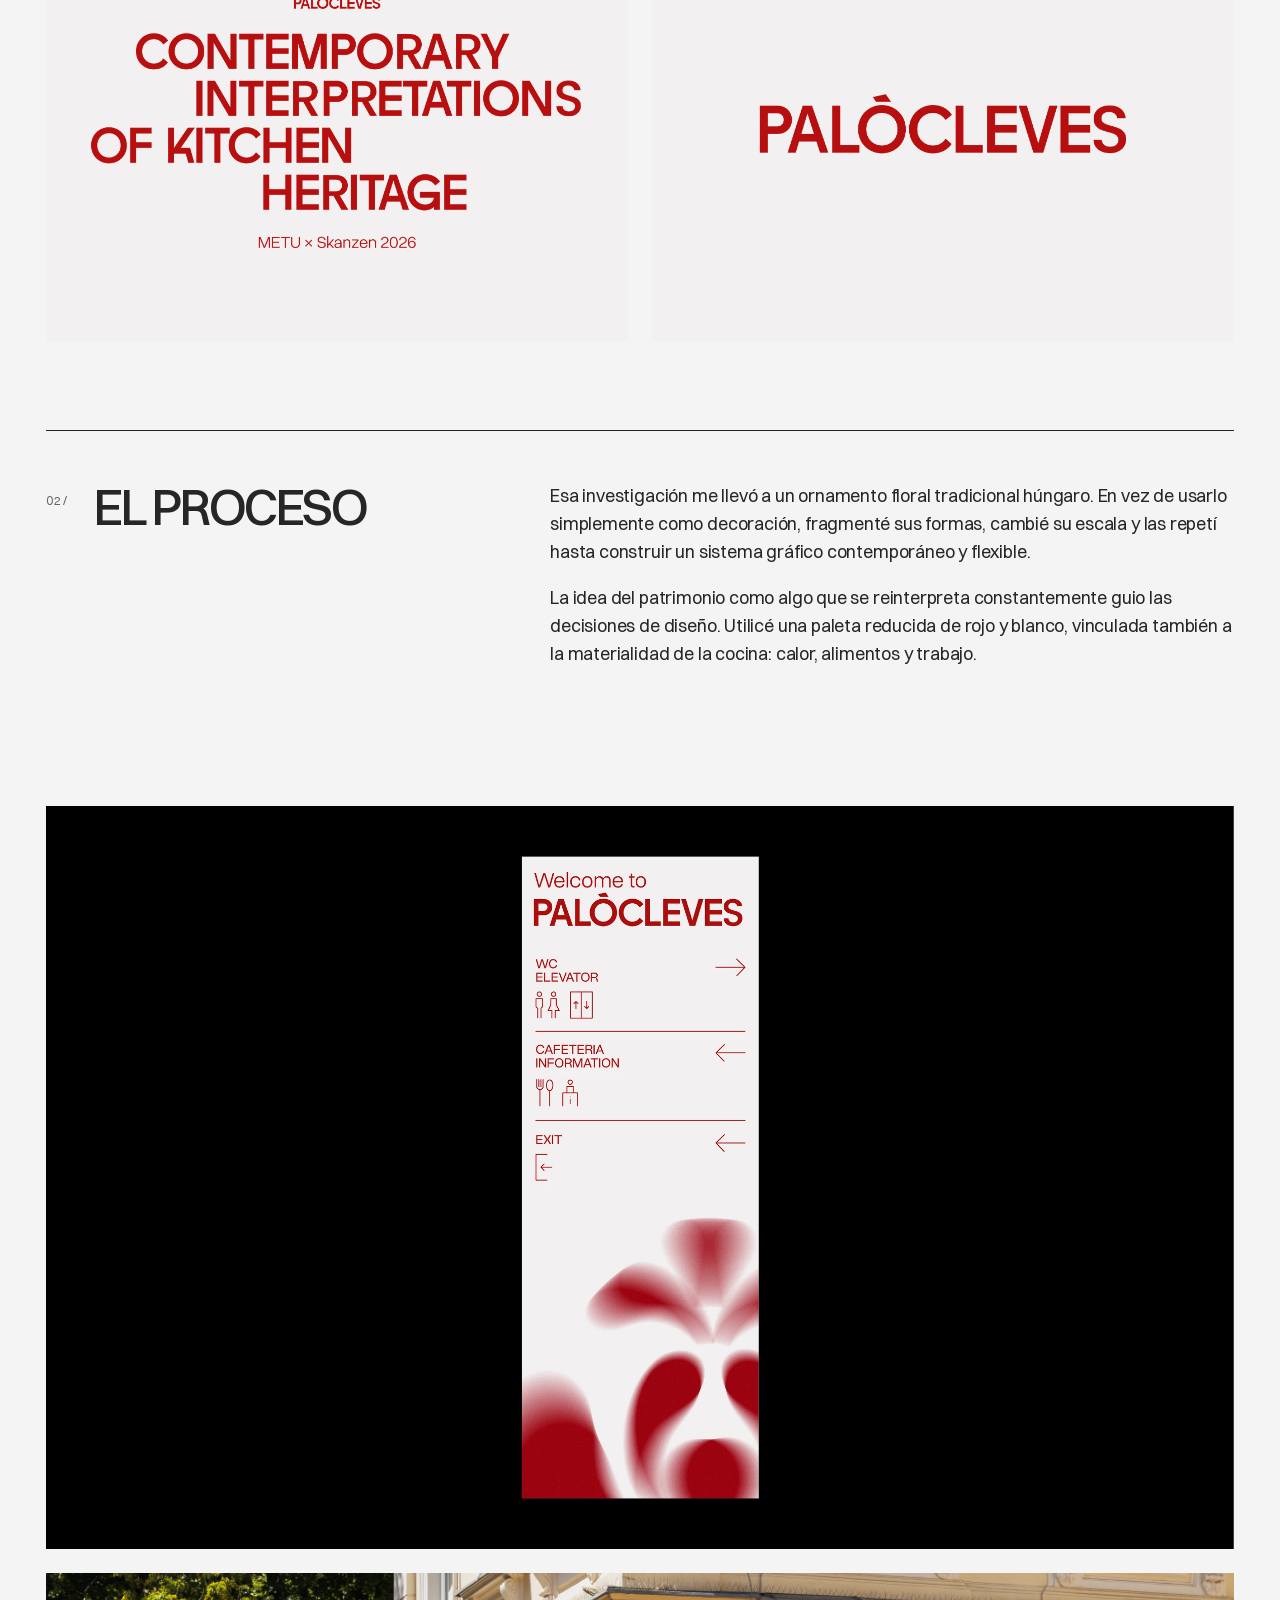
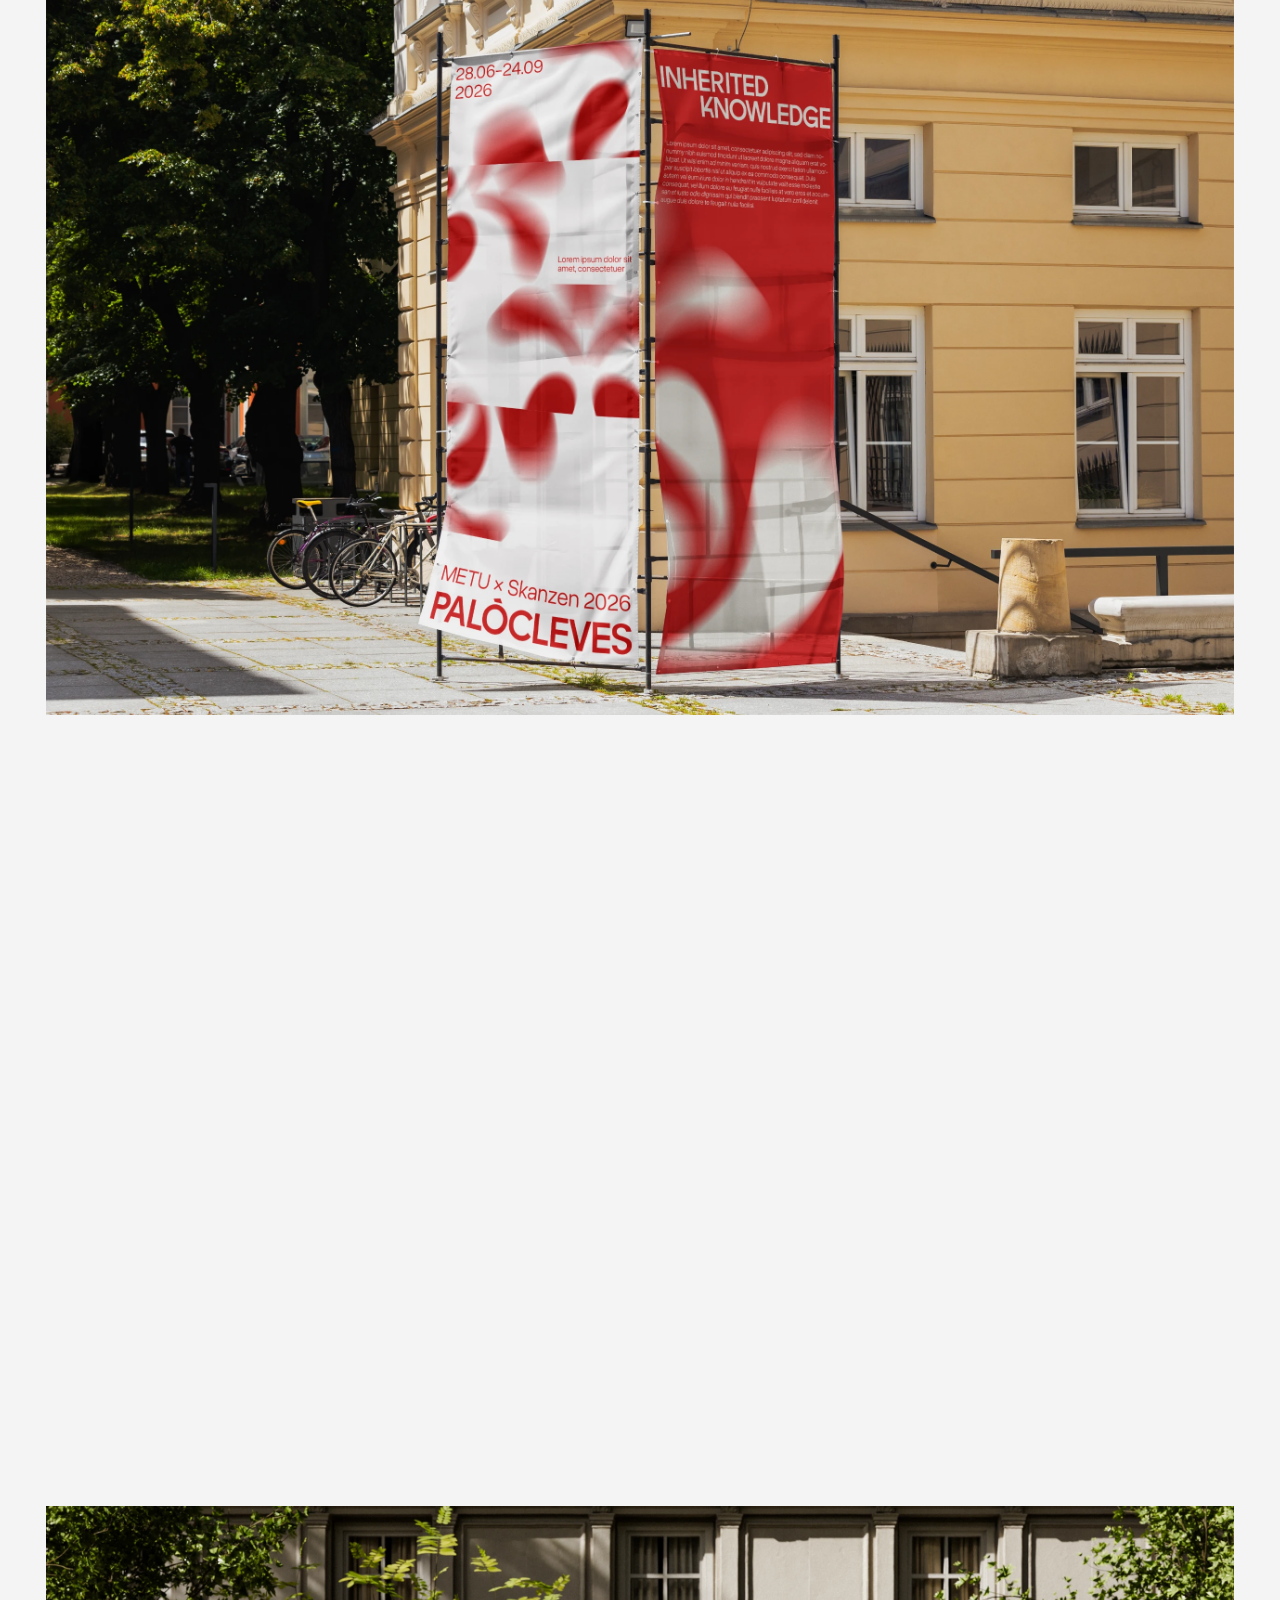
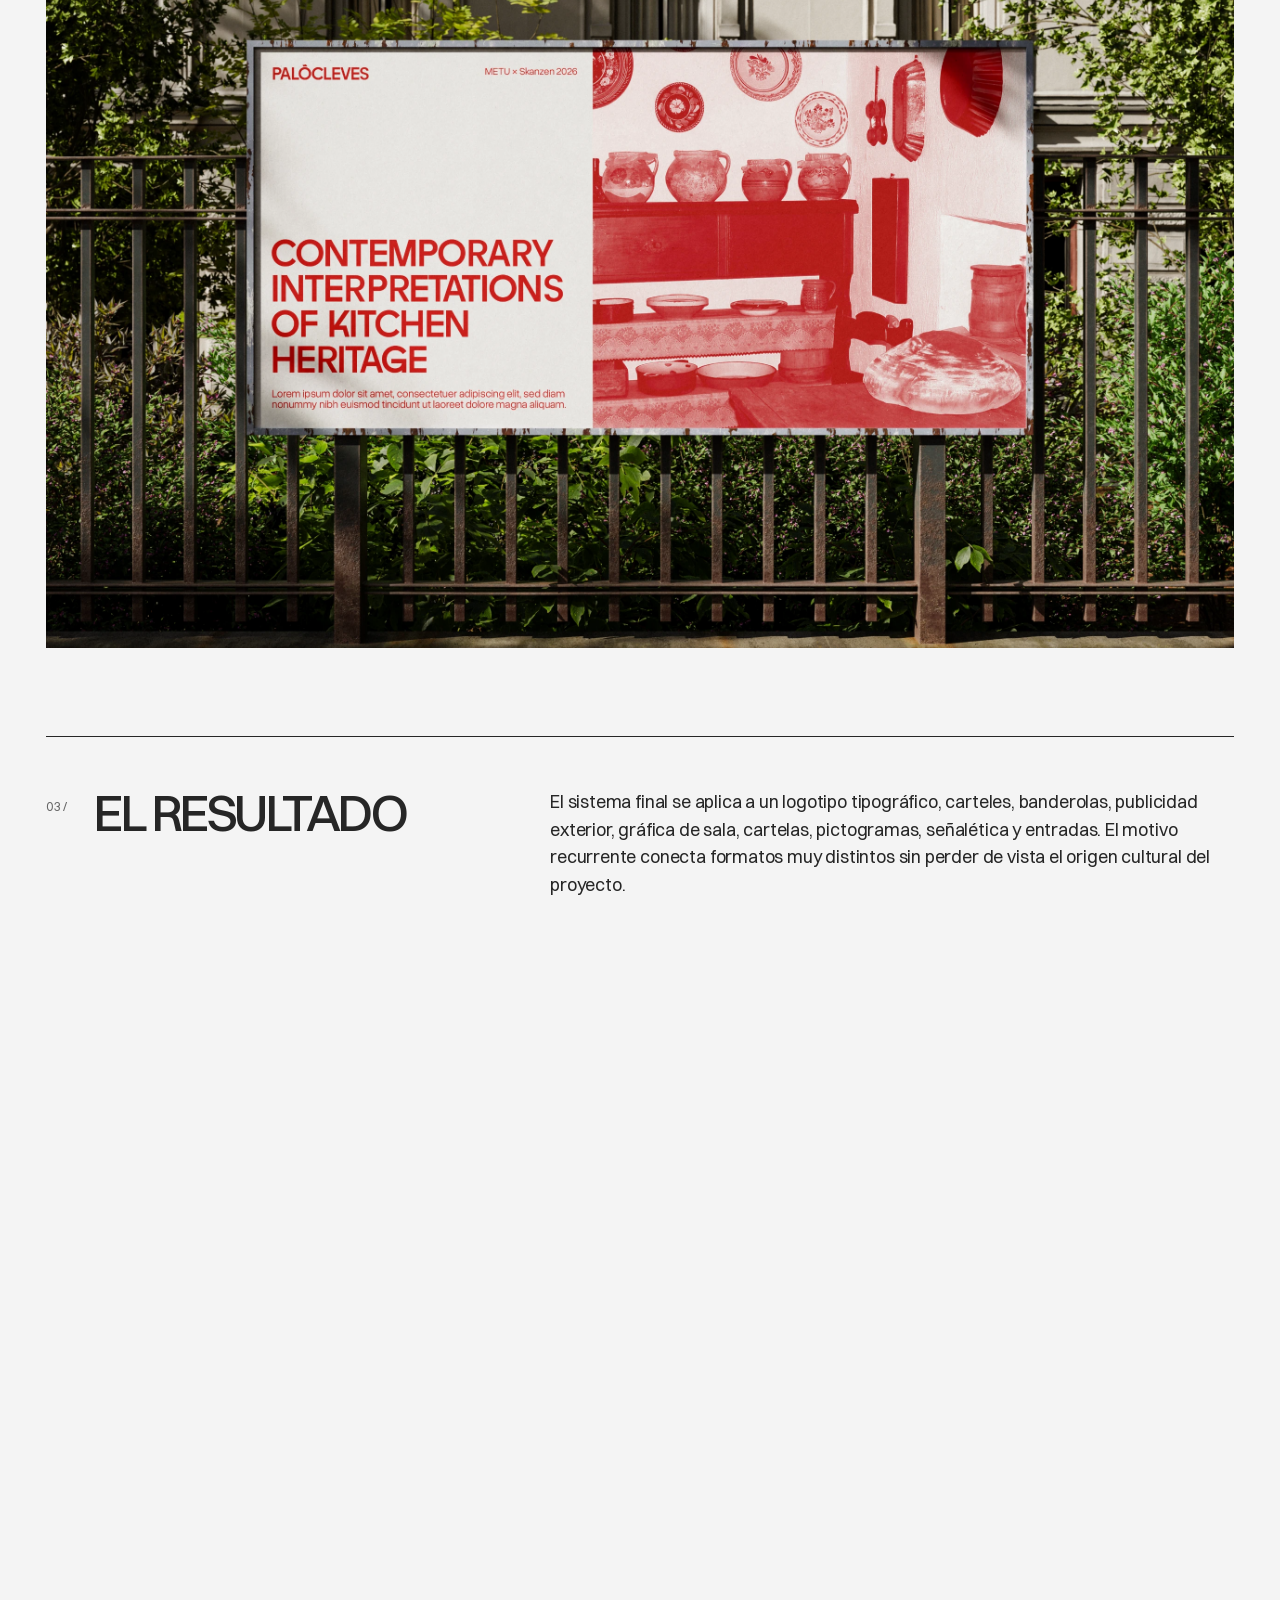
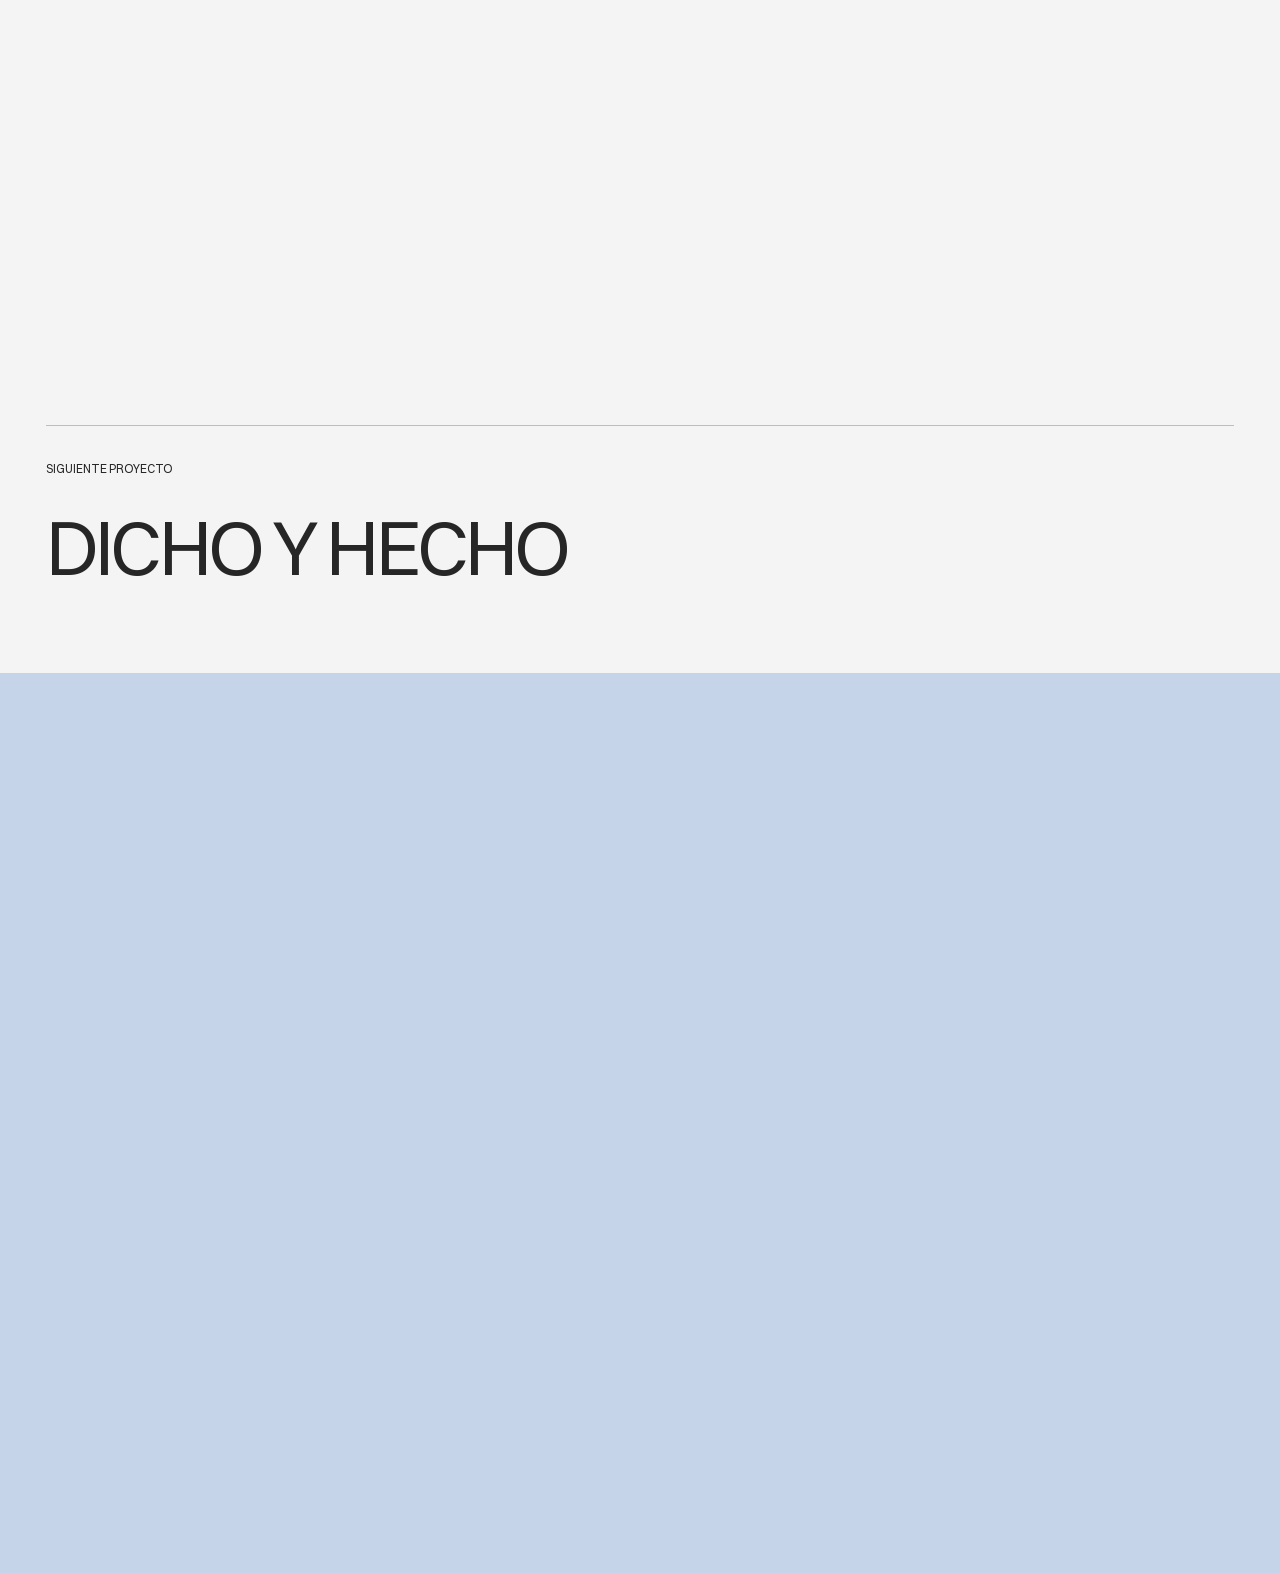
<file: es/palocleves.html>
<!doctype html>
<html lang="es"><head><meta charset="utf-8"><meta name="viewport" content="width=device-width,initial-scale=1"><title>PALÓCLEVES — Laura Fonseca</title><meta name="description" content="Palócleves es un proyecto de identidad visual para una exposición que explora la cocina como sistema cultural y social. Lo desarrollé durante mi intercambio Erasmus en Budapes"><meta name="robots" content="index,follow,max-image-preview:large"><meta name="theme-color" content="#f4f4f4"><meta property="og:type" content="website"><meta property="og:title" content="PALÓCLEVES — Laura Fonseca"><meta property="og:description" content="Palócleves es un proyecto de identidad visual para una exposición que explora la cocina como sistema cultural y social. Lo desarrollé durante mi intercambio Erasmus en Budapes"><meta property="og:locale" content="es_ES"><meta property="og:image" content="../assets/social-preview.jpg"><meta property="og:image:alt" content="Laura Fonseca — graphic design portfolio"><meta name="twitter:card" content="summary_large_image"><link rel="alternate" hreflang="es" href="palocleves.html"><link rel="alternate" hreflang="en" href="../palocleves.html"><link rel="icon" href="../assets/favicon.svg" type="image/svg+xml"><link rel="preload" href="../assets/fonts/switzer-400.woff2" as="font" type="font/woff2" crossorigin><link rel="stylesheet" href="../style.css"><script src="../script.js" defer></script><script type="application/ld+json">{"@context": "https://schema.org", "@type": "Person", "name": "Laura Fonseca", "jobTitle": "Diseñadora gráfica y multimedia", "sameAs": ["https://www.instagram.com/laurafonseca.design/", "https://www.linkedin.com/in/laura-fonseca-ort%C3%A9s-6abb1227b/"], "knowsAbout": ["Graphic Design", "Branding", "Editorial Design", "Visual Identity"], "email": "mailto:laurafonortes@gmail.com"}</script></head><body id="top"><a class="skip" href="#main">Saltar al contenido</a><header class="site-header"><a class="wordmark" href="index.html#hero" aria-label="Laura Fonseca — Proyectos">Laura Fonseca</a><nav class="desktop-nav" aria-label="Principal"><a href="index.html#works">Proyectos</a><a href="index.html#about">Sobre mí</a><a href="index.html#contact">Contacto</a></nav><div class="nav-actions"><a class="language-switch" href="../palocleves.html" lang="en" hreflang="en" aria-label="Switch to English"><span class="">EN</span><span aria-hidden="true">/</span><span class="selected">ES</span></a><button class="menu-toggle" aria-expanded="false" aria-controls="mobile-nav">Menú <span aria-hidden="true">+</span></button></div><nav id="mobile-nav" class="mobile-nav" aria-label="Menú móvil" hidden><a href="index.html#works">Proyectos</a><a href="index.html#about">Sobre mí</a><a href="index.html#contact">Contacto</a></nav></header><div class="scroll-progress" aria-hidden="true"></div><main id="main" class="project-main"><a class="back-link" href="index.html#works"> Todos los proyectos</a><div class="project-heading"><h1>PALÓCLEVES</h1><span>02 / 04</span></div><section class="project-intro" aria-label="PALÓCLEVES"><div class="project-facts"><p>Identidad / Diseño expositivo · 2026</p><ul><li>Identidad visual</li><li>Diseño expositivo</li><li>Sistema de marca</li><li>Diseño de carteles</li><li>Señalética</li></ul><a class="download-button" href="../assets/documents/palocleves-presentation.pdf" download>Descargar presentación </a></div><div class="project-description"><section class="project-story project-story--challenge" aria-labelledby="palocleves-challenge"><div class="project-story__heading"><span class="project-story__number" aria-hidden="true">01 /</span><h2 class="project-story__title" id="palocleves-challenge">EL RETO</h2></div><div class="project-story__copy"><p>Palócleves es un proyecto de identidad para una exposición sobre la cocina como espacio cultural y social, desarrollado durante mi Erasmus en Budapest Metropolitan University.</p><p>Trabajar con la cultura húngara, que no era la mía, fue una parte importante del reto. Antes de empezar a diseñar, investigué sus costumbres, tradiciones y referencias visuales para comprender el contexto cultural de la exposición.</p></div></section></div></section><div class="project-gallery"><figure class="gallery-item reveal gallery-wide"><a class="gallery-link" href="../assets/images/palocleves/01-exhibition-installation.webp" data-lightbox aria-label="Ampliar imagen: PALÓCLEVES, 1"><img src="../assets/images/palocleves/01-exhibition-installation.webp" width="2560" height="1439" alt="PALÓCLEVES — Montaje de la exposición" decoding="async" fetchpriority="high"></a></figure><figure class="gallery-item reveal"><a class="gallery-link" href="../assets/images/palocleves/02-exhibition-visual-identity.webp" data-lightbox aria-label="Ampliar imagen: PALÓCLEVES, 2"><img src="../assets/images/palocleves/02-exhibition-visual-identity.webp" width="2345" height="1560" alt="PALÓCLEVES — Identidad visual de la exposición" decoding="async" loading="lazy"></a></figure><figure class="gallery-item reveal"><a class="gallery-link" href="../assets/images/palocleves/03-logo.webp" data-lightbox aria-label="Ampliar imagen: PALÓCLEVES, 3"><img src="../assets/images/palocleves/03-logo.webp" width="2345" height="1560" alt="PALÓCLEVES — Logotipo" decoding="async" loading="lazy"></a></figure><section class="project-story project-story--process reveal" aria-labelledby="palocleves-process"><div class="project-story__heading"><span class="project-story__number" aria-hidden="true">02 /</span><h2 class="project-story__title" id="palocleves-process">EL PROCESO</h2></div><div class="project-story__copy"><p>Esa investigación me llevó a un ornamento floral tradicional húngaro. En vez de usarlo simplemente como decoración, fragmenté sus formas, cambié su escala y las repetí hasta construir un sistema gráfico contemporáneo y flexible.</p><p>La idea del patrimonio como algo que se reinterpreta constantemente guio las decisiones de diseño. Utilicé una paleta reducida de rojo y blanco, vinculada también a la materialidad de la cocina: calor, alimentos y trabajo.</p></div></section><figure class="gallery-item reveal gallery-wide"><a class="gallery-link" href="../assets/images/palocleves/04-poster-design.webp" data-lightbox aria-label="Ampliar imagen: PALÓCLEVES, 4"><img src="../assets/images/palocleves/04-poster-design.webp" width="2345" height="1560" alt="PALÓCLEVES — Cartel de la exposición" decoding="async" loading="lazy"></a></figure><figure class="gallery-item reveal gallery-wide"><a class="gallery-link" href="../assets/images/palocleves/05-outdoor-street-banner.webp" data-lightbox aria-label="Ampliar imagen: PALÓCLEVES, 5"><img src="../assets/images/palocleves/05-outdoor-street-banner.webp" width="2560" height="1706" alt="PALÓCLEVES — Bandera publicitaria exterior" decoding="async" loading="lazy"></a></figure><figure class="gallery-item reveal gallery-wide"><a class="gallery-link" href="../assets/images/palocleves/06-citylight-advertisement.webp" data-lightbox aria-label="Ampliar imagen: PALÓCLEVES, 6"><img src="../assets/images/palocleves/06-citylight-advertisement.webp" width="2560" height="1920" alt="PALÓCLEVES — Publicidad en mupi" decoding="async" loading="lazy"></a></figure><figure class="gallery-item reveal gallery-wide"><a class="gallery-link" href="../assets/images/palocleves/07-outdoor-billboard.webp" data-lightbox aria-label="Ampliar imagen: PALÓCLEVES, 7"><img src="../assets/images/palocleves/07-outdoor-billboard.webp" width="2560" height="1920" alt="PALÓCLEVES — Valla publicitaria" decoding="async" loading="lazy"></a></figure><section class="project-story project-story--outcome reveal" aria-labelledby="palocleves-outcome"><div class="project-story__heading"><span class="project-story__number" aria-hidden="true">03 /</span><h2 class="project-story__title" id="palocleves-outcome">EL RESULTADO</h2></div><div class="project-story__copy"><p>El sistema final se aplica a un logotipo tipográfico, carteles, banderolas, publicidad exterior, gráfica de sala, cartelas, pictogramas, señalética y entradas. El motivo recurrente conecta formatos muy distintos sin perder de vista el origen cultural del proyecto.</p></div></section><figure class="gallery-item reveal"><a class="gallery-link" href="../assets/images/palocleves/08-exhibition-wall-graphics.webp" data-lightbox aria-label="Ampliar imagen: PALÓCLEVES, 8"><img src="../assets/images/palocleves/08-exhibition-wall-graphics.webp" width="2560" height="1746" alt="PALÓCLEVES — Gráficos murales de la exposición" decoding="async" loading="lazy"></a></figure><figure class="gallery-item reveal"><a class="gallery-link" href="../assets/images/palocleves/09-artwork-labels.webp" data-lightbox aria-label="Ampliar imagen: PALÓCLEVES, 9"><img src="../assets/images/palocleves/09-artwork-labels.webp" width="2345" height="1560" alt="PALÓCLEVES — Cartelas de las obras" decoding="async" loading="lazy"></a></figure><figure class="gallery-item reveal"><a class="gallery-link" href="../assets/images/palocleves/10-restroom-signage.webp" data-lightbox aria-label="Ampliar imagen: PALÓCLEVES, 10"><img src="../assets/images/palocleves/10-restroom-signage.webp" width="1706" height="2560" alt="PALÓCLEVES — Señalética de los aseos" decoding="async" loading="lazy"></a></figure><figure class="gallery-item reveal"><a class="gallery-link" href="../assets/images/palocleves/11-exhibition-ticket.webp" data-lightbox aria-label="Ampliar imagen: PALÓCLEVES, 11"><img src="../assets/images/palocleves/11-exhibition-ticket.webp" width="2560" height="1920" alt="PALÓCLEVES — Entrada a la exposición" decoding="async" loading="lazy"></a></figure></div><a class="next-project" href="dicho-y-hecho.html"><span>Siguiente proyecto</span><strong>DICHO Y HECHO</strong></a></main><dialog class="lightbox" aria-label="Ampliar imagen"><div class="lightbox-toolbar"><span class="lightbox-count" aria-live="polite"></span><button class="lightbox-close">Cerrar ×</button></div><button class="lightbox-prev" aria-label="Imagen anterior">Anterior</button><img alt=""><button class="lightbox-next" aria-label="Imagen siguiente">Siguiente</button></dialog><section id="contact" class="footer-reveal" aria-label="Contacto"><div class="footer-reveal__stage"><div class="footer-reveal__surface"><div class="contact section"><p class="eyebrow">Contacto</p><a class="contact-title" href="mailto:laurafonortes@gmail.com"><h2>CONECTA<br>CONMIGO</h2></a></div><footer class="footer"><div class="socials"><a href="https://www.instagram.com/laurafonseca.design/" target="_blank" rel="noopener noreferrer">Instagram </a><a href="https://www.linkedin.com/in/laura-fonseca-ort%C3%A9s-6abb1227b/" target="_blank" rel="noopener noreferrer">LinkedIn </a><a href="mailto:laurafonortes@gmail.com">Mail </a></div><div class="footer-bottom"><span>© 2026 Laura Fonseca</span><a href="privacy.html">Política de privacidad</a><a href="#top">Volver arriba </a></div></footer></div></div></section></body></html>
</file>
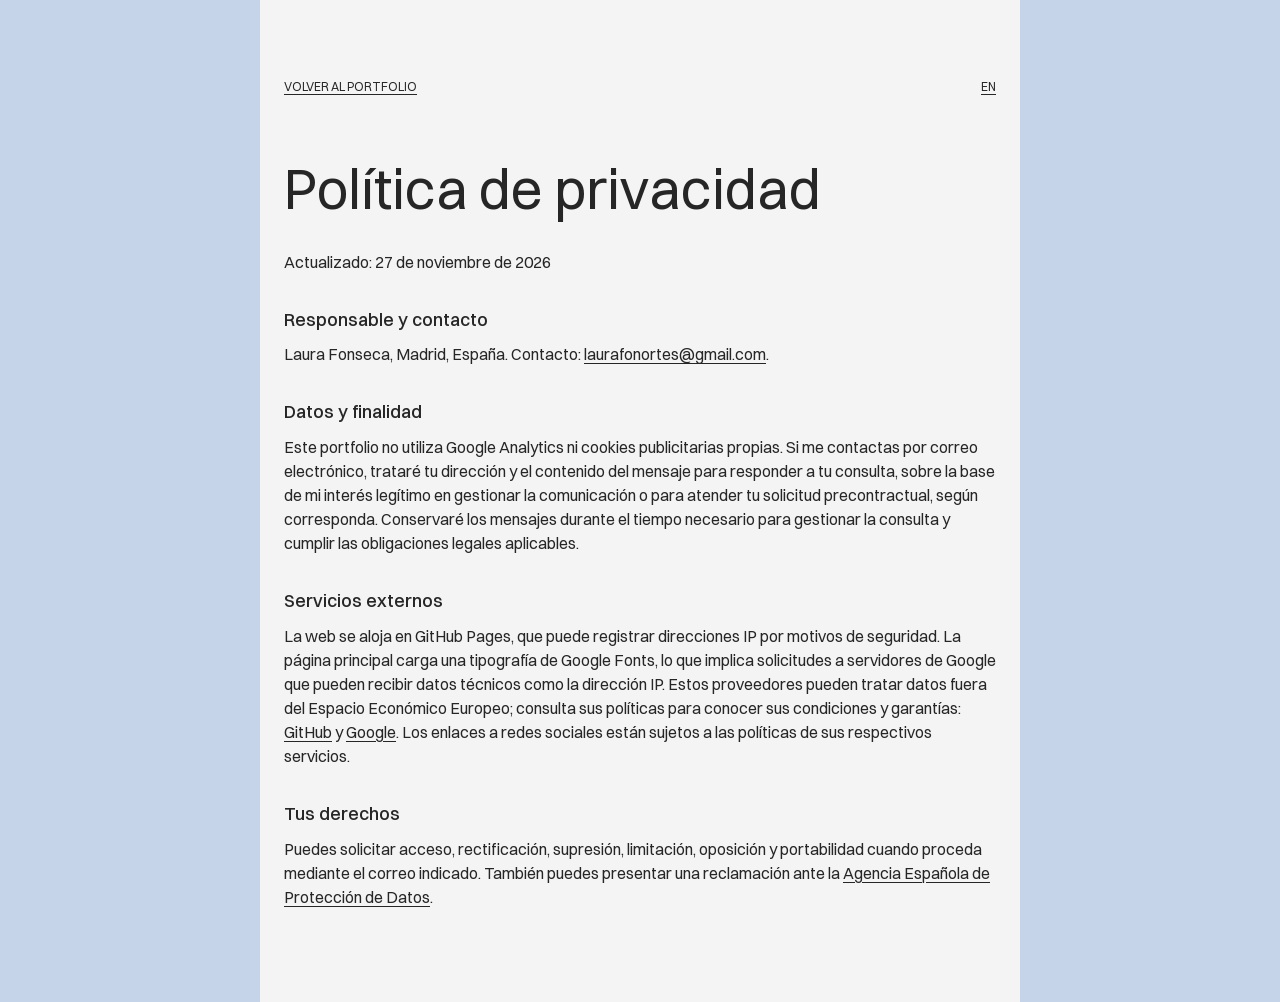
<file: es/privacy.html>
<!doctype html><html lang="es"><head><meta charset="utf-8"><meta name="viewport" content="width=device-width,initial-scale=1"><title>Política de privacidad — Laura Fonseca</title><link rel="icon" href="../assets/favicon.svg" type="image/svg+xml"><link rel="stylesheet" href="../style.css"><style>.privacy-page{max-width:760px;margin:0 auto;padding:clamp(24px,6vw,80px) 24px;line-height:1.6}.privacy-page h1{font-size:clamp(32px,5vw,56px);font-weight:400;margin:48px 0 16px}.privacy-page h2{font-size:18px;font-weight:500;margin:32px 0 8px}.privacy-page p{margin:0 0 16px}.privacy-page a{text-decoration:underline;text-underline-offset:3px}.privacy-nav{display:flex;justify-content:space-between;gap:16px;font-size:12px;text-transform:uppercase}</style></head><body><main class="privacy-page"><nav class="privacy-nav"><a href="index.html">Volver al portfolio</a><a href="../privacy.html">EN</a></nav><h1>Política de privacidad</h1><p>Actualizado: 27 de noviembre de 2026</p><h2>Responsable y contacto</h2><p>Laura Fonseca, Madrid, España. Contacto: <a href="mailto:laurafonortes@gmail.com">laurafonortes@gmail.com</a>.</p><h2>Datos y finalidad</h2><p>Este portfolio no utiliza Google Analytics ni cookies publicitarias propias. Si me contactas por correo electrónico, trataré tu dirección y el contenido del mensaje para responder a tu consulta, sobre la base de mi interés legítimo en gestionar la comunicación o para atender tu solicitud precontractual, según corresponda. Conservaré los mensajes durante el tiempo necesario para gestionar la consulta y cumplir las obligaciones legales aplicables.</p><h2>Servicios externos</h2><p>La web se aloja en GitHub Pages, que puede registrar direcciones IP por motivos de seguridad. La página principal carga una tipografía de Google Fonts, lo que implica solicitudes a servidores de Google que pueden recibir datos técnicos como la dirección IP. Estos proveedores pueden tratar datos fuera del Espacio Económico Europeo; consulta sus políticas para conocer sus condiciones y garantías: <a href="https://docs.github.com/en/site-policy/privacy-policies/github-general-privacy-statement">GitHub</a> y <a href="https://policies.google.com/privacy">Google</a>. Los enlaces a redes sociales están sujetos a las políticas de sus respectivos servicios.</p><h2>Tus derechos</h2><p>Puedes solicitar acceso, rectificación, supresión, limitación, oposición y portabilidad cuando proceda mediante el correo indicado. También puedes presentar una reclamación ante la <a href="https://www.aepd.es/">Agencia Española de Protección de Datos</a>.</p></main></body></html>
</file>
<file: style.css>
/* Laura Fonseca — buildless portfolio. Shared by EN and ES. */
@font-face{font-family:Switzer;src:url('assets/fonts/switzer-400.woff2') format('woff2');font-weight:400;font-style:normal;font-display:swap}
@font-face{font-family:Switzer;src:url('assets/fonts/switzer-500.woff2') format('woff2');font-weight:500;font-style:normal;font-display:swap}
@font-face{font-family:Switzer;src:url('assets/fonts/switzer-700.woff2') format('woff2');font-weight:700;font-style:normal;font-display:swap}
:root{--paper:#f4f4f4;--ink:#262626;--muted:#666;--line:#bdbdbd;--gutter:clamp(22px,3.6vw,80px);--ease:cubic-bezier(.22,1,.36,1)}
*,*::before,*::after{box-sizing:border-box}html{scroll-behavior:smooth;scroll-padding-top:100px}body{margin:0;background:var(--paper);color:var(--ink);font-family:Switzer,Arial,sans-serif;-webkit-font-smoothing:antialiased}body.modal-open{overflow:hidden}::selection{background:#c9d5fa;color:#151515}a{color:inherit;text-decoration:none}button{font:inherit;color:inherit;cursor:pointer}button,a{-webkit-tap-highlight-color:transparent}button{background:none;border:0}img{display:block;max-width:100%;height:auto}h1,h2,h3,p,figure{margin:0}h1,h2,h3{font-weight:400}p{line-height:1.5}a:focus-visible,button:focus-visible,summary:focus-visible{outline:2px solid #3268bd;outline-offset:6px;border-radius:2px}.sr-only{position:absolute;width:1px;height:1px;padding:0;margin:-1px;overflow:hidden;clip:rect(0,0,0,0);white-space:nowrap;border:0}[hidden]{display:none!important}.skip{position:fixed;top:12px;left:16px;z-index:100;background:var(--ink);color:white;padding:12px;transform:translateY(-160%)}.skip:focus{transform:none}
.site-header{position:fixed;z-index:30;inset:0 0 auto;display:grid;grid-template-columns:1fr auto 1fr;align-items:center;gap:24px;min-height:80px;padding:20px var(--gutter);background:rgba(244,244,244,.91);backdrop-filter:blur(14px);-webkit-backdrop-filter:blur(14px);font-size:13px;text-transform:uppercase;transition:box-shadow .3s}.site-header.scrolled{box-shadow:0 1px 0 #26262612}.wordmark{justify-self:start;font-weight:500}.desktop-nav,.nav-actions{display:flex;align-items:center;gap:28px}.nav-actions{justify-self:end;gap:20px}.desktop-nav a{position:relative;padding:8px 0}.desktop-nav a::after{position:absolute;content:'';left:0;right:0;bottom:1px;height:1px;background:currentColor;transform:scaleX(0);transform-origin:left;transition:transform .35s var(--ease)}.desktop-nav a:hover::after,.desktop-nav a[aria-current]::after{transform:scaleX(1)}.language-switch{display:flex;gap:9px;align-items:center;padding:9px 13px;border:1px solid #c5c5c5;border-radius:100px}.language-switch span{opacity:.55}.language-switch .selected{opacity:1;font-weight:500}.menu-toggle{display:none}.mobile-nav{display:none}
.hero{min-height:700px;height:100svh;max-height:1200px;position:relative;isolation:isolate;display:grid;place-items:center;padding:120px var(--gutter);overflow:hidden}.hero-logo{width:clamp(300px,38vw,610px);animation:hero-in 1.2s var(--ease) both}.hero-logo img{width:100%;height:auto}.hero-bottom{position:absolute;bottom:38px;left:var(--gutter);right:var(--gutter);display:grid;grid-template-columns:1fr 1fr;align-items:end;gap:20px;font-size:11px;line-height:1.5;text-transform:uppercase}.hero-year{text-align:left;grid-column:1;grid-row:1}.hero-bottom>p{grid-column:2;grid-row:1;text-align:right}.scroll-link{display:flex;gap:20px;align-items:center;padding:10px 0}.scroll-link span{font-size:22px;animation:nudge 2.5s ease-in-out infinite}.image-trail{position:absolute;inset:0;pointer-events:none;z-index:2;overflow:hidden}.trail-image{position:absolute;width:clamp(110px,11vw,175px);aspect-ratio:4/3;object-fit:cover;object-position:center;box-shadow:0 14px 42px #0002;pointer-events:none;user-select:none;-webkit-user-drag:none;backface-visibility:hidden;will-change:transform,opacity,left,top;transition:left .24s cubic-bezier(.22,1,.36,1),top .24s cubic-bezier(.22,1,.36,1)}.section{padding:90px var(--gutter)}.section-heading{display:flex;justify-content:space-between;align-items:baseline;padding-bottom:44px}.section-heading h2{font-size:clamp(60px,7.1vw,110px);line-height:1;letter-spacing:-.065em;text-transform:uppercase}.section-heading>span{font-size:11px;text-transform:uppercase}.project-grid{display:grid;grid-template-columns:1fr 1fr;gap:70px 28px}.project-card a{display:block}.project-visual{position:relative;overflow:hidden;background:#e8e8e8;aspect-ratio:4/3}.project-visual>img{width:100%;height:100%;object-fit:cover;transition:transform .8s var(--ease)}.project-arrow{position:absolute;right:20px;top:20px;background:var(--paper);width:48px;height:48px;border-radius:50%;display:grid;place-items:center;font-size:27px;opacity:0;transform:translate(-8px,8px);transition:all .4s var(--ease)}.project-open{position:absolute;left:20px;bottom:20px;background:var(--paper);padding:10px 16px;border-radius:30px;font-size:12px;opacity:0;transform:translateY(10px);transition:all .4s var(--ease)}.project-card a:hover .project-visual>img{transform:scale(1.035)}.project-card a:hover .project-arrow,.project-card a:focus-visible .project-arrow,.project-card a:hover .project-open,.project-card a:focus-visible .project-open{opacity:1;transform:none}.project-caption{display:flex;justify-content:space-between;align-items:baseline;gap:15px;padding-top:19px}.project-caption h3{font-size:clamp(20px,1.8vw,29px);letter-spacing:-.025em}.project-caption p{font-size:11px;text-transform:uppercase;color:var(--muted);margin-top:5px}.project-year{font-size:12px;color:var(--muted)}
.about{display:grid;grid-template-columns:minmax(0,1fr) minmax(0,1.85fr);gap:clamp(45px,8vw,140px);padding-top:130px;padding-bottom:90px}.portrait{width:152px;margin-bottom:32px;aspect-ratio:152/184;object-fit:cover}.about h2{font-size:clamp(54px,6.3vw,98px);line-height:.94;letter-spacing:-.062em;margin-bottom:28px}.bio{font-size:13px;line-height:1.35;text-transform:uppercase;max-width:430px}.text-link{display:inline-flex;gap:15px;border-bottom:1px solid;padding:10px 0;margin-top:24px;font-size:13px;transition:opacity .2s}.text-link:hover{opacity:.6}.accordion{padding-top:217px}details{border-bottom:1px solid #777}summary{display:flex;align-items:center;justify-content:space-between;gap:20px;list-style:none;font-size:clamp(22px,1.9vw,30px);letter-spacing:-.035em;padding:27px 0;cursor:pointer}summary::-webkit-details-marker{display:none}summary>span{color:#777;font-size:27px;font-weight:400;transition:transform .3s}details[open] summary>span{transform:rotate(45deg)}.detail-body{padding:0 35px 28px 0;font-size:15px;max-width:660px;animation:detail-in .35s var(--ease)}.detail-body h3{font-size:18px;font-weight:500;margin-top:20px;margin-bottom:6px}.detail-body h3:first-child{margin-top:0}.detail-body p+p{margin-top:7px}.detail-body ul{padding-left:19px;line-height:1.6}.detail-body li+li{margin-top:6px}.muted{color:var(--muted);font-size:13px}.eyebrow{text-transform:uppercase;font-size:12px;margin-bottom:25px}.contact{padding-top:90px;padding-bottom:70px}.contact-title{display:flex;align-items:center;justify-content:space-between;gap:20px}.contact-title h2{font-size:clamp(90px,18.4vw,320px);letter-spacing:-.075em;line-height:.82}.contact-title>span{font-size:clamp(50px,13vw,220px);align-self:flex-start;transition:transform .5s var(--ease)}.contact-title:hover>span{transform:translate(8px,-8px)}html[lang=es] .contact-title h2{font-size:clamp(52px,12.4vw,220px);letter-spacing:-.07em}.contact-email{display:inline-block;font-size:clamp(16px,2vw,27px);margin-top:40px;border-bottom:1px solid;padding-bottom:7px}.footer{padding:30px var(--gutter) 26px}.socials{display:flex;gap:36px;font-size:clamp(16px,1.8vw,26px);text-transform:uppercase;letter-spacing:-.035em}.socials a:hover{opacity:.6}.footer-bottom{display:flex;justify-content:space-between;align-items:center;gap:20px;margin-top:50px;border-top:1px solid var(--line);padding-top:24px;font-size:11px;text-transform:uppercase}.motion-toggle{font-size:11px;text-transform:uppercase;padding:8px}.motion-toggle:hover{text-decoration:underline}
.project-main{padding:130px var(--gutter) 40px}.back-link{font-size:12px;text-transform:uppercase;display:inline-block;padding:12px 0}.project-heading{margin:42px 0 50px;display:flex;justify-content:space-between;align-items:baseline;gap:20px}.project-heading h1{font-size:clamp(54px,9.5vw,160px);letter-spacing:-.065em;line-height:.95}.project-heading>span{font-size:12px;white-space:nowrap}.project-intro{display:grid;grid-template-columns:1fr 1.65fr;gap:clamp(35px,8vw,130px);padding:0 0 70px}.project-facts{font-size:12px;text-transform:uppercase}.project-facts>p{color:var(--muted)}.project-facts ul{padding:20px 0 0;list-style:none;line-height:1.8}.project-facts li::before{content:'';padding-right:7px}.project-facts .text-link{text-transform:none}.project-description{font-size:clamp(16px,1.45vw,21px);letter-spacing:-.012em;max-width:850px}.project-description p{line-height:1.5}.project-description p+p{margin-top:22px}.project-gallery{display:grid;grid-template-columns:minmax(0,1fr) minmax(0,1fr);gap:24px;align-items:start}.gallery-item{min-width:0;align-self:start}.gallery-wide{grid-column:1/-1}.gallery-link{display:block;position:relative;overflow:hidden;cursor:zoom-in;background:transparent;width:100%;height:auto;aspect-ratio:4/3}.gallery-wide .gallery-link{aspect-ratio:16/10}.gallery-link picture{display:block;width:100%;height:100%}.gallery-link img{display:block;width:100%;height:100%;object-fit:cover;object-position:center;transition:transform .8s var(--ease)}.gallery-wide .gallery-link img{height:100%}.gallery-link:hover img{transform:scale(1.012)}.zoom-label{position:absolute;bottom:16px;right:16px;background:var(--paper);border-radius:50%;width:40px;height:40px;display:grid;place-items:center;font-size:23px;opacity:0;transition:opacity .3s}.gallery-link:hover .zoom-label,.gallery-link:focus-visible .zoom-label{opacity:1}.next-project{display:grid;grid-template-columns:1fr auto;gap:20px;align-items:center;border-top:1px solid var(--line);margin-top:90px;padding:35px 0}.next-project>span:first-child{grid-column:1/-1;font-size:12px;text-transform:uppercase}.next-project strong{font-size:clamp(36px,6vw,100px);font-weight:400;letter-spacing:-.05em}.next-project>span:last-child{font-size:clamp(35px,6vw,80px);transition:transform .4s}.next-project:hover>span:last-child{transform:translate(7px,-7px)}.lightbox{width:100vw;height:100dvh;max-width:none;max-height:none;padding:65px 70px 25px;border:0;background:#101010f5;color:#fff}.lightbox[open]{display:grid;grid-template-columns:45px minmax(0,1fr) 45px;align-items:center;gap:12px}.lightbox::backdrop{background:#101010}.lightbox>img{max-width:100%;max-height:calc(100dvh - 100px);margin:auto;object-fit:contain;width:auto;height:auto}.lightbox-toolbar{position:absolute;left:30px;right:30px;top:18px;display:flex;align-items:center;justify-content:space-between;font-size:13px}.lightbox-close{padding:10px}.lightbox-prev,.lightbox-next{font-size:28px;padding:10px 0}.lightbox a:focus-visible,.lightbox button:focus-visible{outline-color:white}
/* Content is visible even if JS or IntersectionObserver is unavailable. */
.reveal.is-waiting{opacity:0;transform:translateY(32px)}.reveal{transition:opacity .8s var(--ease),transform .8s var(--ease)}
@keyframes hero-in{from{opacity:0;transform:translateY(25px)}to{opacity:1;transform:translateY(0)}}@keyframes nudge{0%,100%{transform:translateY(0)}50%{transform:translateY(5px)}}@keyframes detail-in{from{opacity:0;transform:translateY(-6px)}to{opacity:1;transform:translateY(0)}}
@media(min-width:1600px){.section,.project-main,.footer{max-width:1900px;margin-inline:auto}}
@media(max-width:900px){.hero-bottom{font-size:10px}.hero-year{display:none}.hero-bottom{grid-template-columns:1fr auto}.hero-bottom>p{grid-column:1;text-align:left}.about{gap:40px;grid-template-columns:1fr 1.3fr}.about h2{font-size:60px}.project-grid{gap:50px 20px}.project-intro{grid-template-columns:1fr 1.7fr;gap:35px}.project-heading h1{font-size:9.2vw}.lightbox{padding-inline:20px}}
@media(max-width:700px){:root{--gutter:22px}.site-header{min-height:72px;grid-template-columns:1fr auto;gap:12px;padding-block:16px}.desktop-nav{display:none}.nav-actions{gap:14px}.language-switch{font-size:11px;gap:6px;padding:8px 10px}.menu-toggle{display:none}.mobile-nav:not([hidden]){display:none}.menu-toggle>span{font-size:20px;transition:transform .3s}.menu-toggle[aria-expanded=true]>span{transform:rotate(45deg)}.mobile-nav:not([hidden]){display:flex;flex-direction:column;position:absolute;top:72px;left:0;right:0;background:var(--paper);padding:30px var(--gutter) 40px;border-bottom:1px solid var(--line);gap:20px;box-shadow:0 25px 40px #0001}.mobile-nav a{font-size:38px;letter-spacing:-.045em}.hero{height:100vh;height:100dvh;min-height:100svh;max-height:none}.hero-logo{width:min(87%,470px)}.hero-bottom{bottom:27px;font-size:9px;gap:10px}.scroll-link{gap:10px;text-align:right;max-width:150px}.section{padding:65px var(--gutter)}.section-heading{align-items:flex-end;padding-bottom:30px;gap:15px}.section-heading h2{font-size:16vw}.section-heading>span{font-size:9px;text-align:right;max-width:95px}.project-grid{grid-template-columns:1fr;gap:42px}.project-caption h3{font-size:22px}.project-arrow{width:38px;height:38px;font-size:22px;opacity:1;transform:none;right:14px;top:14px}.project-open{display:none}.about{grid-template-columns:1fr;gap:35px;padding-top:70px}.portrait{width:130px;margin-bottom:30px}.about h2{font-size:clamp(62px,15vw,100px);max-width:90%}.bio{max-width:420px;font-size:13px}.accordion{padding-top:0}summary{font-size:24px;padding-block:22px}.detail-body{font-size:14px}.contact{padding-top:60px;padding-bottom:45px}.contact-title h2{font-size:18.5vw}.contact-title>span{font-size:12vw}html[lang=es] .contact-title h2{font-size:12.2vw}.contact-title{gap:10px}.contact-email{margin-top:30px;font-size:17px}.socials{gap:22px;font-size:16px}.footer-bottom{flex-wrap:wrap;gap:12px;margin-top:35px;font-size:10px}.footer-bottom>span{flex:1 0 48%}.motion-toggle{order:3;padding:4px 0;font-size:10px}.footer{padding-top:20px}.project-main{padding-top:105px}.project-heading{margin:30px 0 35px;gap:10px}.project-heading h1{font-size:clamp(35px,10vw,68px);overflow-wrap:anywhere}.project-heading>span{font-size:10px}.project-intro{grid-template-columns:1fr;gap:30px;padding-bottom:40px}.project-facts ul{padding-top:8px;margin-bottom:0}.project-facts .text-link{margin-top:12px}.project-description{font-size:17px}.project-gallery{grid-template-columns:1fr;gap:16px}.gallery-wide{grid-column:auto}.gallery-wide .gallery-link{aspect-ratio:4/3}.gallery-link img{height:100%}.next-project{margin-top:55px}.next-project strong{font-size:8vw}.lightbox{padding:65px 8px 20px}.lightbox[open]{grid-template-columns:30px minmax(0,1fr) 30px;gap:4px}.lightbox-prev,.lightbox-next{font-size:23px}.lightbox-toolbar{left:18px;right:18px}.lightbox>img{max-height:calc(100dvh - 100px)}}
@media(prefers-reduced-motion:reduce){html{scroll-behavior:auto}*,*::before,*::after{animation:none!important;transition:none!important}.reveal.is-waiting{opacity:1;transform:none}.image-trail{display:none}}
html.motion-paused{scroll-behavior:auto}.motion-paused *,.motion-paused *::before,.motion-paused *::after{animation:none!important;transition:none!important}.motion-paused .reveal.is-waiting{opacity:1;transform:none}.motion-paused .image-trail{display:none}
@media print{.site-header,.image-trail,.motion-toggle,.lightbox,.project-arrow,.project-open,.hero-bottom{display:none!important}.hero{height:220px;min-height:0;padding:30px}.hero-logo{width:300px}.section,.project-main{padding:25px 0}.reveal.is-waiting{opacity:1;transform:none}.project-card,.gallery-item{break-inside:avoid}.accordion{padding-top:0}.contact-title h2{font-size:60px}.footer{padding:20px 0}}

/* Revision: quieter controls, expressive native motion. */
.download-button{display:inline-flex;align-items:center;justify-content:center;min-height:49px;padding:15px 26px;margin-top:25px;background:#171717;color:#fff;border:1px solid #171717;border-radius:100px;font-size:13px;line-height:1.2;text-transform:none;white-space:normal;text-align:center;transition:background-color .95s cubic-bezier(.4,0,.2,1),color .95s cubic-bezier(.4,0,.2,1),border-color .95s cubic-bezier(.4,0,.2,1),translate .4s var(--ease);will-change:translate}.download-button:hover{background:#C5D4E9;color:#262626;border-color:#C5D4E9;box-shadow:none}.download-button:focus-visible{outline-offset:5px}.project-facts li::before{display:none}.project-facts .download-button{margin-top:24px}.contact-title{display:block}.contact-title h2{display:inline-block;transition:letter-spacing .6s var(--ease)}.contact-title:hover h2{letter-spacing:-.06em}.next-project{grid-template-columns:1fr}.next-project strong{transition:translate .5s var(--ease)}.next-project:hover strong{translate:12px 0}.scroll-link{position:relative;padding-bottom:13px}.scroll-link::after{content:'';position:absolute;left:0;bottom:5px;width:28px;height:1px;background:currentColor;transform-origin:left;animation:scroll-pulse 2s ease-in-out infinite}.scroll-progress{position:fixed;top:0;left:0;width:100%;height:2px;background:var(--ink);z-index:45;transform:scaleX(var(--scroll-progress,0));transform-origin:left;pointer-events:none}
.motion-title .word-window{display:inline-block;overflow:hidden;vertical-align:top;padding:.2em .16em .27em;margin:-.2em -.16em -.27em}.motion-title.title-revealed .word-window{overflow:visible}.motion-title .word-piece{display:inline-block;transform:translateY(0);transition:transform 1s var(--ease);transition-delay:calc(var(--word-index,0)*75ms)}.motion-title.title-waiting .word-piece{transform:translateY(115%)}.project-card.reveal:nth-child(even){transition-delay:.12s}.gallery-item.reveal:nth-child(3n){transition-delay:.1s}
.scroll-effects .hero-logo{translate:0 var(--hero-shift,0px);scale:var(--hero-scale,1);opacity:var(--hero-opacity,1)}.scroll-effects .project-visual>img{transform:translate3d(0,var(--image-shift,0px),0) scale(1.09);transition:transform .7s var(--ease)}.scroll-effects .project-card a:hover .project-visual>img{transform:translate3d(0,var(--image-shift,0px),0) scale(1.13)}.scroll-effects .portrait{translate:0 var(--portrait-shift,0px);rotate:var(--portrait-rotate,0deg);transition:translate .4s var(--ease),rotate .6s var(--ease)}
.custom-cursor{position:fixed;left:0;top:0;transform:translate(-50%,-50%);width:12px;height:12px;border-radius:50%;display:grid;place-items:center;background:#fff;color:#fff;mix-blend-mode:difference;z-index:100;pointer-events:none;opacity:0;font-size:11px;font-weight:500;line-height:1;text-transform:uppercase;white-space:nowrap;transition:width .3s var(--ease),height .3s var(--ease),background .3s,opacity .15s}.custom-cursor.is-visible{opacity:1}.custom-cursor.is-link{width:34px;height:34px}.custom-cursor.has-label{width:86px;height:86px;background:#242424;color:#fff;mix-blend-mode:normal}.custom-cursor span{opacity:0;transition:opacity .2s}.custom-cursor.has-label span{opacity:1}
@media(hover:hover) and (pointer:fine){.cursor-enabled,.cursor-enabled a,.cursor-enabled button,.cursor-enabled summary{cursor:none!important}.cursor-enabled body.modal-open,.cursor-enabled body.modal-open *{cursor:auto!important}.cursor-enabled body.modal-open .custom-cursor{display:none}.cursor-enabled .project-open{display:none}}
.lightbox[open]{grid-template-columns:1fr;padding-bottom:78px}.lightbox>img{max-height:calc(100dvh - 155px)}.lightbox-prev,.lightbox-next{position:absolute;bottom:20px;font-size:12px;border:1px solid #666;border-radius:100px;min-width:100px;padding:12px 20px}.lightbox-prev{right:calc(50% + 7px)}.lightbox-next{left:calc(50% + 7px)}
@keyframes scroll-pulse{0%,100%{transform:scaleX(.45);opacity:.45}50%{transform:scaleX(1);opacity:1}}
@media(max-width:700px){.download-button{min-height:48px;padding:14px 23px}.project-card.reveal:nth-child(even),.gallery-item.reveal:nth-child(3n){transition-delay:0s}.scroll-effects .project-visual>img,.scroll-effects .project-card a:hover .project-visual>img{transform:none}.custom-cursor{display:none}.scroll-link::after{left:auto;right:0}}
@media(prefers-reduced-motion:reduce){.custom-cursor{display:none!important}.motion-title.title-waiting .word-piece{transform:none}.hero-logo,.portrait,.download-button{translate:none!important;rotate:none!important;scale:1!important;opacity:1!important}.scroll-effects .project-visual>img{transform:none!important}}
.motion-paused .motion-title.title-waiting .word-piece{transform:none}.motion-paused .hero-logo,.motion-paused .portrait,.motion-paused .download-button{translate:none!important;rotate:none!important;scale:1!important;opacity:1!important}.motion-paused .project-visual>img{transform:none!important}.motion-paused .custom-cursor{display:none!important}
@media print{.custom-cursor,.scroll-progress{display:none!important}.motion-title.title-waiting .word-piece{transform:none}}
.scroll-effects .hero-logo{animation-fill-mode:backwards}


/* Editorial about statement and scroll-ink reveal, inspired by the Yourwave reference. */
.about.section{display:block;padding-top:clamp(110px,12vw,195px);padding-bottom:clamp(85px,9vw,140px)}
.about-statement{margin-bottom:clamp(85px,12vw,170px)}
.about-eyebrow{font-size:12px;letter-spacing:.075em;text-transform:uppercase;margin:0 0 clamp(32px,4vw,68px);color:var(--muted)}
.about .about-manifesto{margin:0;max-width:none;font-family:Switzer,Arial,sans-serif;font-size:clamp(48px,6vw,124px);line-height:1.12;letter-spacing:-.057em;font-weight:500;text-transform:none;text-indent:clamp(0px,17vw,340px);text-wrap:pretty;overflow:visible}
.about .about-manifesto em{font-family:"Instrument Serif","Iowan Old Style","Baskerville","Palatino Linotype",Georgia,serif;font-size:1.04em;font-style:italic;font-weight:400;letter-spacing:-.04em}
.about-manifesto.is-ink-ready .ink-word{color:#c3c3c3}
.about-details{display:grid;grid-template-columns:minmax(0,.88fr) minmax(0,1.12fr);column-gap:clamp(44px,9vw,145px);align-items:start}
.about-details .about-intro{min-width:0;max-width:540px}
.about-details .portrait{width:clamp(150px,15vw,215px);margin-bottom:32px}
.about-details .bio{max-width:490px;font-size:clamp(14px,1.3vw,18px);font-weight:400;line-height:1.55;letter-spacing:-.01em;text-transform:none}
.about-details .accordion{padding-top:0;min-width:0}
@media(max-width:900px){
  .about .about-manifesto{font-size:clamp(43px,7vw,72px);text-indent:9vw}
  .about-details{column-gap:45px}
}
@media(max-width:700px){
  .about.section{padding-top:95px;padding-bottom:70px}
  .about-statement{margin-bottom:76px}
  .about-eyebrow{font-size:11px;margin-bottom:32px}
  .about .about-manifesto{font-size:clamp(35px,8.8vw,57px);line-height:1.14;letter-spacing:-.047em;text-indent:0;text-wrap:pretty;overflow-wrap:normal}
  .about-details{grid-template-columns:minmax(0,1fr);gap:52px}
  .about-details .portrait{width:140px;margin-bottom:26px}
  .about-details .bio{font-size:15px;line-height:1.52}
  .about-details .accordion{padding-top:0}
}
@media(prefers-reduced-motion:reduce){.about-manifesto .ink-word{color:inherit!important}}
@media print{.about-manifesto .ink-word{color:inherit!important}}

/* About accordion: gentle open/close motion, with an exclusive expanded state. */
.about-details .accordion.is-enhanced .detail-body{animation:none}
.about-details .accordion summary>span{transition:transform .4s cubic-bezier(.22,1,.36,1)}
.about-details .accordion.is-enhanced details[open] summary>span{transform:rotate(0deg)}
.about-details .accordion.is-enhanced details.is-expanded summary>span{transform:rotate(45deg)}
@media(prefers-reduced-motion:reduce){
  .about-details .accordion summary>span{transition:none}
}


/* Mobile-only opening logo and project reel, based on the supplied reference. */
.mobile-hero{display:none}
@media(max-width:700px){
  .hero{padding-inline:var(--gutter)}
  .hero-logo{display:none}
  .image-trail{display:none}
  .mobile-hero{display:flex;flex-direction:column;align-items:center;justify-content:center;width:100%;position:relative;z-index:1;pointer-events:none;user-select:none}
  .mobile-hero__name{display:block;height:auto;flex:none;max-width:100%;object-fit:contain}
  .mobile-hero__name--laura{width:min(39vw,165px)}
  .mobile-hero__name--fonseca{width:min(60vw,248px)}
  .mobile-hero__reel{position:relative;width:min(55vw,230px);height:0;flex:none;margin:8px 0;overflow:hidden;opacity:0;transform:scale(.86);background:#f4f4f4;animation:mobile-hero-unfold 1.05s cubic-bezier(.22,1,.36,1) .25s both}
  .mobile-hero__slide{display:block;position:absolute;inset:0;width:100%;height:100%;object-fit:cover;object-position:center;opacity:0;transition:none}
  .mobile-hero__slide.is-active{opacity:1}
}
@keyframes mobile-hero-unfold{
  0%{height:0;opacity:0;transform:scale(.86)}
  45%{opacity:1}
  100%{height:clamp(108px,35vw,160px);opacity:1;transform:scale(1)}
}
@media(max-width:700px) and (prefers-reduced-motion:reduce){
  .mobile-hero__reel{animation:none!important;height:clamp(108px,35vw,160px);opacity:1;transform:none}
  .mobile-hero__slide{transition:none!important}
}
@media(max-width:700px){
  .motion-paused .mobile-hero__reel{animation:none!important;height:clamp(108px,35vw,160px);opacity:1;transform:none}
  .motion-paused .mobile-hero__slide{transition:none!important}
}
@media print{
  .mobile-hero{display:none!important}
}


/* Full-viewport project showcase: native sticky pin, scroll-scrubbed upward wipe. */
.project-showcase.works.section{padding:0;margin:0;width:100%;max-width:none;position:relative;isolation:isolate;overflow:visible}
.project-showcase__stage{width:100%;position:relative}
.project-showcase__panel{position:relative;width:100%;height:100vh;height:100svh;overflow:hidden;background:#242424}
.project-showcase__link{position:relative;display:grid;place-items:center;width:100%;height:100%;isolation:isolate;overflow:hidden;color:#fff;cursor:pointer}
.project-showcase__image{position:absolute;inset:0;width:100%;height:100%;max-width:none;object-fit:cover;object-position:center}
.project-showcase__shade{position:absolute;inset:0;background:linear-gradient(180deg,rgba(0,0,0,.27) 0%,rgba(0,0,0,.36) 48%,rgba(0,0,0,.48) 100%);pointer-events:none}
.project-showcase__center{position:relative;z-index:1;display:grid;place-items:center;width:100%;padding:0 clamp(20px,4vw,75px);pointer-events:none}
.project-showcase__name{max-width:100%;color:#fff;text-transform:uppercase;text-align:center;text-wrap:balance;overflow-wrap:normal;font-size:clamp(56px,11vw,190px);font-weight:500;letter-spacing:-.075em;line-height:.94;text-shadow:0 2px 35px rgba(0,0,0,.22)}

.project-showcase__info{position:absolute;z-index:2;left:var(--gutter);bottom:clamp(24px,5vh,62px);display:flex;flex-direction:column;gap:9px;pointer-events:none;text-transform:uppercase}
.project-showcase__index{font-size:12px;letter-spacing:.06em;opacity:.84}
.project-showcase__category{font-size:clamp(12px,1.1vw,16px);letter-spacing:.015em}
.project-showcase__action{position:absolute;z-index:2;right:var(--gutter);bottom:clamp(24px,5vh,62px);font-size:clamp(12px,1.1vw,16px);display:flex;align-items:center;gap:12px;pointer-events:none;text-transform:uppercase}
.project-showcase__action>span{font-size:1.6em;line-height:.8}
.project-showcase__link:focus-visible{outline:3px solid #fff;outline-offset:-10px;border-radius:0}
@media(max-width:700px){
 .project-showcase__name{font-size:clamp(48px,15vw,86px);letter-spacing:-.075em}
 
 .project-showcase__center{padding-inline:16px}
 .project-showcase__info{bottom:34px}
 .project-showcase__action{bottom:34px;font-size:12px}
 .project-showcase__category{font-size:12px;max-width:55vw}
 .project-showcase__index{font-size:11px}
}
@media(max-width:390px){.project-showcase__action{font-size:10px;gap:4px}.project-showcase__category{font-size:11px}}
/* An N-screen section gives the sticky stage N-1 screens of scrubbable scroll. */
html.showcase-scrubbed{scroll-padding-top:0}
html.showcase-scrubbed #about,html.showcase-scrubbed #contact{scroll-margin-top:90px}
html.showcase-scrubbed .project-showcase.works.section{height:calc(var(--showcase-count,4) * (100vh - var(--showcase-header-height,80px)));height:calc(var(--showcase-count,4) * (100svh - var(--showcase-header-height,80px)))}
html.showcase-scrubbed .project-showcase__stage{position:sticky;top:var(--showcase-header-height,80px);height:calc(100vh - var(--showcase-header-height,80px));height:calc(100svh - var(--showcase-header-height,80px));overflow:hidden}
html.showcase-scrubbed .project-showcase__panel{position:absolute;inset:0;width:100%;height:100%;z-index:var(--panel-order);pointer-events:none;clip-path:inset(100% 0 0 0);transition:none!important;will-change:clip-path}
html.showcase-scrubbed .project-showcase__panel:first-child{clip-path:inset(0 0 0 0)}
html.showcase-scrubbed .project-showcase__panel.is-interactive{pointer-events:auto}
@media print{
 html.showcase-scrubbed .project-showcase.works.section{height:auto!important}
 html.showcase-scrubbed .project-showcase__stage{position:static!important;height:auto!important;overflow:visible}
 html.showcase-scrubbed .project-showcase__panel{position:relative!important;clip-path:none!important;pointer-events:auto!important;height:500px}
}


/* About / editorial expanded accordion: numbered rows, spacious typography, circular + / −. */
.about-details .accordion--editorial{padding-top:0;min-width:0}
.about-details .accordion--editorial>details{border-bottom:1px solid rgba(38,38,38,.48);margin:0}
.about-details .accordion--editorial>details:first-child{border-top:1px solid rgba(38,38,38,.48)}
.about-details .accordion--editorial>details>summary{display:grid;grid-template-columns:minmax(0,1fr) 44px;gap:18px;align-items:center;padding:clamp(24px,2.8vw,39px) 0;font-size:inherit;letter-spacing:normal;cursor:pointer}
.about-details .accordion--editorial>details>summary::-webkit-details-marker{display:none}
.about-details .accordion--editorial .accordion-heading{display:flex;align-items:baseline;gap:clamp(17px,2.4vw,32px);min-width:0;color:var(--ink);font-size:inherit;transform:none!important;transition:none!important}
.about-details .accordion--editorial .accordion-number{font-size:clamp(11px,1vw,13px);font-weight:500;letter-spacing:.055em;color:var(--muted);width:25px;flex:none;font-variant-numeric:tabular-nums}
.about-details .accordion--editorial .accordion-title{display:block;font-size:clamp(31px,3.2vw,54px);font-weight:400;line-height:1.05;letter-spacing:-.065em;overflow-wrap:anywhere;color:var(--ink);transition:transform .4s cubic-bezier(.22,1,.36,1)}
.about-details .accordion--editorial>details>summary:hover .accordion-title{transform:translateX(5px)}
.about-details .accordion--editorial .accordion-sign{width:42px;height:42px;border:1px solid rgba(38,38,38,.44);border-radius:50%;justify-self:end;position:relative;color:var(--ink);font-size:0;flex:none;transform:none!important;transition:background .35s ease,border-color .35s ease!important}
.about-details .accordion--editorial .accordion-sign::before,.about-details .accordion--editorial .accordion-sign::after{content:"";position:absolute;top:50%;left:50%;background:currentColor;transform:translate(-50%,-50%);transition:transform .3s cubic-bezier(.22,1,.36,1),opacity .2s ease}
.about-details .accordion--editorial .accordion-sign::before{width:15px;height:1.5px}
.about-details .accordion--editorial .accordion-sign::after{width:1.5px;height:15px}
.about-details .accordion--editorial>details[open] .accordion-sign::after,.about-details .accordion--editorial>details.is-expanded .accordion-sign::after{transform:translate(-50%,-50%) scaleY(0);opacity:0}
.about-details .accordion--editorial>details>summary:hover .accordion-sign{background:#e7e7e7;border-color:var(--ink)}
.about-details .accordion--editorial .detail-body{box-sizing:border-box;max-width:none;padding:0 8px clamp(34px,4vw,56px) clamp(42px,4.2vw,65px);font-size:clamp(14px,1.05vw,16px);line-height:1.65;color:var(--ink)}
.about-details .accordion--editorial .detail-body .accordion-entry{padding:4px 0 0}
.about-details .accordion--editorial .detail-body .accordion-entry+.accordion-entry{border-top:1px solid rgba(38,38,38,.16);margin-top:clamp(24px,3vw,36px);padding-top:clamp(24px,2.5vw,33px)}
.about-details .accordion--editorial .detail-body h3{font-size:clamp(19px,1.7vw,26px);line-height:1.24;font-weight:500;letter-spacing:-.036em;margin:0 0 8px}
.about-details .accordion--editorial .detail-body .accordion-entry p{font-size:clamp(14px,1.1vw,16px);line-height:1.45}
.about-details .accordion--editorial .detail-body p.muted{margin-top:7px;font-size:12px;line-height:1.5;text-transform:uppercase;letter-spacing:.025em;color:var(--muted)}
.about-details .accordion--editorial .detail-body ul{margin:18px 0 0;padding-left:19px;line-height:1.6}
.about-details .accordion--editorial .detail-body li+li{margin-top:9px}
.about-details .accordion--editorial .accordion-languages p{padding:15px 0;border-bottom:1px solid rgba(38,38,38,.15);font-size:clamp(15px,1.2vw,18px);line-height:1.45}
.about-details .accordion--editorial .accordion-languages p:first-child{padding-top:4px}
.about-details .accordion--editorial .accordion-languages p:last-child{border-bottom:0;padding-bottom:0}
@media(max-width:700px){
 .about-details .accordion--editorial>details>summary{grid-template-columns:minmax(0,1fr) 38px;gap:10px;padding:23px 0}
 .about-details .accordion--editorial .accordion-heading{gap:12px}
 .about-details .accordion--editorial .accordion-number{font-size:11px;width:24px}
 .about-details .accordion--editorial .accordion-title{font-size:clamp(27px,7.5vw,39px);letter-spacing:-.06em}
 .about-details .accordion--editorial .accordion-sign{width:36px;height:36px}
 .about-details .accordion--editorial .detail-body{padding:0 2px 31px 36px;font-size:14px}
 .about-details .accordion--editorial .detail-body h3{font-size:20px}
 .about-details .accordion--editorial .detail-body .accordion-entry p{font-size:14px}
 .about-details .accordion--editorial .detail-body li+li{margin-top:9px}
 .about-details .accordion--editorial .accordion-languages p{font-size:15px}
}
@media(hover:none){.about-details .accordion--editorial>details>summary:hover .accordion-title{transform:none}}
@media(prefers-reduced-motion:reduce){
 .about-details .accordion--editorial .accordion-title,.about-details .accordion--editorial .accordion-sign,.about-details .accordion--editorial .accordion-sign::after{transition:none!important}
 .about-details .accordion--editorial>details>summary:hover .accordion-title{transform:none}
}
@media print{
 .about-details .accordion--editorial>details{break-inside:avoid}
 .about-details .accordion--editorial>details>summary{padding:16px 0}
}



/* Typographic CV — open editorial About layout with no accordions. */
.about-details .about-intro{position:sticky;top:clamp(100px,9vw,142px);align-self:start}
.about-details .typecv{min-width:0;width:100%}
.typecv-part{border-top:1px solid var(--ink);padding:clamp(24px,3vw,44px) 0 clamp(45px,5vw,77px)}
.typecv-part:last-child{border-bottom:1px solid var(--ink);padding-bottom:clamp(30px,3.7vw,55px)}
.typecv-part__header{display:flex;align-items:baseline;gap:clamp(11px,1.3vw,23px);margin-bottom:clamp(25px,2.9vw,43px)}
.typecv-part__number{font-size:12px;letter-spacing:.05em;color:var(--muted);font-variant-numeric:tabular-nums}
.typecv-part__header h3{margin:0;min-width:0;font-size:clamp(36px,4.6vw,76px);line-height:.94;font-weight:500;letter-spacing:-.07em;overflow-wrap:normal}
.typecv-entry+.typecv-entry{border-top:1px solid rgba(38,38,38,.18);margin-top:clamp(27px,3vw,43px);padding-top:clamp(27px,3vw,43px)}
.typecv-entry__heading{display:flex;align-items:baseline;justify-content:space-between;flex-wrap:wrap;gap:9px 20px}
.typecv-entry__heading h4{margin:0;font-weight:400;line-height:1.12;letter-spacing:-.06em;font-size:clamp(29px,3.1vw,49px);overflow-wrap:anywhere}
.typecv-date{font-size:clamp(10px,.85vw,12px);letter-spacing:.02em;line-height:1.5;text-transform:uppercase;color:var(--muted);font-variant-numeric:tabular-nums}
.typecv-subline{margin:clamp(10px,1.1vw,16px) 0 0;font-size:clamp(13px,1.1vw,16px);line-height:1.55}
.typecv-subline span{color:var(--muted)}
.typecv-notes{padding-left:17px;margin:clamp(12px,1.5vw,20px) 0 0;font-size:clamp(12px,.96vw,14px);line-height:1.6;color:var(--muted)}
.typecv-notes li+li{margin-top:7px}
.typecv-tools,.typecv-skills{display:flex;flex-wrap:wrap;align-items:center;list-style:none;margin:0;padding:0}
.typecv-tools{gap:8px}
.typecv-tools li{font-size:clamp(12px,1.06vw,16px);line-height:1.25;padding:11px 16px;border:1px solid rgba(38,38,38,.6);border-radius:999px}
.typecv-skills li{font-size:clamp(19px,2.15vw,32px);letter-spacing:-.04em;line-height:1.38}
.typecv-skills li:not(:last-child)::after{content:" · ";white-space:pre;color:var(--muted)}
.typecv-languages{margin:0;padding:0}
.typecv-language{display:grid;grid-template-columns:minmax(0,.5fr) minmax(0,1fr);align-items:baseline;gap:15px;padding:17px 0;border-bottom:1px solid rgba(38,38,38,.18)}
.typecv-language:first-child{padding-top:0}
.typecv-language:last-child{border-bottom:0;padding-bottom:0}
.typecv-language dt{font-size:clamp(20px,1.9vw,29px);letter-spacing:-.045em}
.typecv-language dd{margin:0;color:var(--muted);font-size:clamp(12px,1vw,15px);line-height:1.5}
@media(max-width:1000px){
 .typecv-entry__heading{flex-direction:column;align-items:flex-start;gap:6px}
 .typecv-part__header h3{font-size:clamp(35px,4.6vw,57px)}
 .typecv-entry__heading h4{font-size:clamp(27px,3.2vw,42px)}
}
@media(max-width:700px){
 .about-details .about-intro{position:static;top:auto}
 .typecv-part{padding:27px 0 45px}
 .typecv-part__header{gap:12px;margin-bottom:24px}
 .typecv-part__header h3{font-size:clamp(36px,9.5vw,64px)}
 .typecv-entry__heading h4{font-size:clamp(30px,8vw,46px)}
 .typecv-date{font-size:11px}
 .typecv-subline{font-size:14px}
 .typecv-notes{font-size:13px}
 .typecv-tools{gap:7px}
 .typecv-tools li{font-size:13px;padding:10px 13px}
 .typecv-skills li{font-size:clamp(19px,5.5vw,26px)}
 .typecv-language{grid-template-columns:minmax(0,.45fr) minmax(0,1fr);gap:10px;padding:15px 0}
 .typecv-language dt{font-size:20px}
 .typecv-language dd{font-size:12px}
}
@media print{
 .about-details .about-intro{position:static}
 .typecv-part,.typecv-entry{break-inside:avoid;page-break-inside:avoid}
}

/* Pin the showcase immediately under the fixed site header, with no blank lower strip. */
.project-showcase__arrow{width:clamp(18px,1.7vw,24px);height:clamp(18px,1.7vw,24px);display:block;flex:none;stroke:currentColor;fill:none}
@media(max-width:700px){.project-showcase__arrow{width:19px;height:19px}}


/* About: scroll-scrubbed editorial reveals, starting with portrait and bio.
   Position and opacity follow scroll forward/backward; disabled for reduced motion. */
.about-scroll-motion .about-details [data-about-scroll]{
  opacity:calc(.12 + .88 * var(--about-reveal, 0));
  transform:translate3d(0,calc((1 - var(--about-reveal, 0)) * 34px),0);
  transition:none!important;
}
.about-scroll-motion .about-details .portrait[data-about-scroll]{
  opacity:calc(.2 + .8 * var(--about-reveal, 0));
  transform:translate3d(0,calc((1 - var(--about-reveal, 0)) * 54px),0) rotate(calc((1 - var(--about-reveal, 0)) * -4deg)) scale(calc(.93 + .07 * var(--about-reveal, 0)));
  transform-origin:55% 55%;
}
.about-scroll-motion .about-details .typecv-part__header[data-about-scroll]{
  transform:translate3d(calc((1 - var(--about-reveal, 0)) * -26px),0,0);
}
.about-scroll-motion .about-details .typecv-tools li[data-about-scroll],
.about-scroll-motion .about-details .typecv-skills li[data-about-scroll]{
  transform:translate3d(0,calc((1 - var(--about-reveal, 0)) * 24px),0);
}
@media(max-width:700px){
 .about-scroll-motion .about-details [data-about-scroll]{transform:translate3d(0,calc((1 - var(--about-reveal, 0)) * 21px),0)}
 .about-scroll-motion .about-details .portrait[data-about-scroll]{transform:translate3d(0,calc((1 - var(--about-reveal, 0)) * 30px),0) rotate(calc((1 - var(--about-reveal, 0)) * -2deg)) scale(calc(.96 + .04 * var(--about-reveal, 0)))}
 .about-scroll-motion .about-details .typecv-part__header[data-about-scroll]{transform:translate3d(calc((1 - var(--about-reveal, 0)) * -12px),0,0)}
}
@media(prefers-reduced-motion:reduce){
 .about-details [data-about-scroll]{opacity:1!important;transform:none!important;transition:none!important}
}
.motion-paused .about-details [data-about-scroll]{opacity:1!important;transform:none!important;transition:none!important}
@media print{.about-details [data-about-scroll]{opacity:1!important;transform:none!important}}


/* About intro: no entrance/scroll animation on desktop; keep mobile scroll reveals. */
@media(min-width:701px){
  .about-details .about-intro,
  .about-details .about-intro.reveal,
  .about-details .about-intro.reveal.is-waiting{
    opacity:1!important;
    transform:none!important;
    translate:none!important;
    rotate:none!important;
    transition:none!important;
    animation:none!important;
  }
  .about-details .about-intro [data-about-scroll]{
    opacity:1!important;
    transform:none!important;
    translate:none!important;
    rotate:none!important;
    scale:1!important;
    transition:none!important;
    animation:none!important;
  }
  .about-details .about-intro .portrait{
    translate:none!important;
    rotate:none!important;
    transform:none!important;
    transition:none!important;
    animation:none!important;
  }
}



/* Inverse footer reveal: the page slides UP to uncover a footer that does not move.
   Only the final viewport is the reveal spacer; no sticky panel, clipping or scale. */
body{background:#C5D4E9}
body > main{
  position:relative;
  z-index:2;
  background:var(--paper);
}
.footer-reveal{
  position:relative;
  height:100vh;
  height:100dvh;
  isolation:auto;
  background:transparent;
}
.footer-reveal__stage{
  position:fixed;
  inset:0;
  z-index:0;
  width:100%;
  height:100vh;
  height:100dvh;
  overflow:hidden;
}
.footer-reveal__surface{
  position:relative;
  width:100%;
  height:100%;
  display:flex;
  flex-direction:column;
  justify-content:space-between;
  background:#C5D4E9;
  color:#262626;
  -webkit-clip-path:none;
  clip-path:none;
  opacity:1;
  transform:none;
  transition:none;
}
.footer-reveal .contact.section{
  flex:1 1 auto;
  display:flex;
  flex-direction:column;
  justify-content:center;
  min-height:0;
  width:100%;
  max-width:none;
  margin:0;
  padding:clamp(100px,12vh,165px) var(--gutter) clamp(30px,5vh,60px);
}
.footer-reveal .eyebrow{
  color:#262626;
  opacity:.75;
  margin-bottom:clamp(24px,3.5vh,50px);
}
.footer-reveal .contact-title{
  display:block;
  width:100%;
  color:#262626;
}
/* Restore the ORIGINAL Switzer heading sizing, weight and tracking. Only invert the color. */
.footer-reveal .contact-title h2{
  display:inline-block;
  font-family:Switzer,Arial,sans-serif;
  font-weight:400;
  font-size:clamp(90px,18.4vw,320px);
  letter-spacing:-.075em;
  line-height:.82;
  color:#262626;
  text-transform:none;
  margin:0;
  max-width:100%;
}
html[lang=es] .footer-reveal .contact-title h2{
  font-size:clamp(52px,12.4vw,220px);
  letter-spacing:-.07em;
}
.footer-reveal .footer{
  width:100%;
  max-width:none;
  flex:0 0 auto;
  margin:0;
  padding:18px var(--gutter) max(26px,env(safe-area-inset-bottom));
  color:#262626;
}
.footer-reveal .socials{
  color:inherit;
  gap:clamp(16px,3vw,38px);
  flex-wrap:wrap;
}
.footer-reveal .socials a{color:inherit}
.footer-reveal .footer-bottom{
  border-color:rgba(38,38,38,.45);
  margin-top:clamp(18px,3vh,36px);
  padding-top:18px;
  color:inherit;
}
.footer-reveal a:focus-visible{outline-color:#262626}
/* Let the fixed header disappear only after the footer has nearly filled the screen. */
html.footer-at-top .site-header{
  transform:translateY(-110%);
  pointer-events:none;
}
.site-header{
  transition:box-shadow .3s,transform .35s cubic-bezier(.22,1,.36,1);
}
@media(max-width:700px){
  .footer-reveal .contact.section{
    padding:100px var(--gutter) 20px;
  }
  .footer-reveal .contact-title h2{
    font-size:18.5vw;
    line-height:.82;
  }
  html[lang=es] .footer-reveal .contact-title h2{font-size:12.2vw}
  .footer-reveal .eyebrow{font-size:11px;margin-bottom:24px}
  .footer-reveal .footer{
    padding:18px var(--gutter) max(24px,env(safe-area-inset-bottom));
  }
  .footer-reveal .socials{font-size:clamp(13px,3.7vw,16px);gap:14px 22px}
  .footer-reveal .footer-bottom{font-size:10px;gap:12px;margin-top:23px}
}
@media(max-height:560px){
  .footer-reveal .contact.section{padding-top:75px;padding-bottom:10px}
  .footer-reveal .contact-title h2{font-size:min(14vw,15vh)}
  html[lang=es] .footer-reveal .contact-title h2{font-size:min(9.5vw,12vh)}
  .footer-reveal .footer{padding-top:10px;padding-bottom:12px}
  .footer-reveal .footer-bottom{margin-top:9px}
}
@media(prefers-reduced-motion:reduce){
  .site-header{transition:none!important}
}
@media print{
  body{background:var(--paper)}
  body > main{position:static}
  .footer-reveal{height:auto!important;background:#C5D4E9}
  .footer-reveal__stage{position:relative!important;inset:auto;height:auto!important;overflow:visible}
  .footer-reveal__surface{height:auto;min-height:400px}
}


/* Project case studies — editorial story blocks interleaved with the gallery. */
.project-intro .project-description{max-width:none}
.project-story{grid-column:1/-1;min-width:0;display:grid;grid-template-columns:minmax(0,1fr) minmax(0,1.65fr);gap:clamp(30px,7vw,120px);border-top:1px solid var(--ink);padding:clamp(28px,4vw,58px) 0 clamp(30px,4vw,62px);margin:clamp(25px,3vw,42px) 0}
.project-story__heading{display:flex;align-items:flex-start;gap:clamp(12px,2vw,28px);min-width:0}
.project-story__number{display:block;flex:none;color:var(--muted);font-size:clamp(11px,.95vw,13px);line-height:1.5;letter-spacing:.035em;font-variant-numeric:tabular-nums;padding-top:clamp(7px,.75vw,12px)}
.project-story__title{margin:0;min-width:0;font-size:clamp(32px,4vw,68px);font-weight:500;letter-spacing:-.069em;line-height:.98;text-transform:uppercase;overflow-wrap:normal}
.project-story__copy{max-width:750px;font-size:clamp(16px,1.4vw,20px);letter-spacing:-.01em;line-height:1.54}
.project-story__copy p{line-height:inherit}
.project-story__copy p+p{margin-top:clamp(16px,1.5vw,23px)}
.project-intro .project-story--challenge{display:block;border-color:var(--line);margin:0;padding:clamp(19px,2vw,30px) 0 0}
.project-intro .project-story--challenge .project-story__heading{margin-bottom:clamp(22px,2.6vw,35px)}
.project-intro .project-story--challenge .project-story__title{font-size:clamp(32px,3.3vw,53px)}
.project-intro .project-story--challenge .project-story__copy{font-size:clamp(16px,1.45vw,21px)}
.project-gallery>.project-story{margin-block:clamp(34px,5vw,78px)}
@media(max-width:900px){
 .project-story{gap:25px;grid-template-columns:minmax(0,.85fr) minmax(0,1.15fr)}
 .project-story__title{font-size:clamp(30px,4.2vw,50px)}
 .project-story__copy{font-size:16px}
}
@media(max-width:700px){
 .project-story{grid-template-columns:1fr;gap:22px;padding:26px 0 12px;margin:25px 0}
 .project-story__heading{gap:14px}
 .project-story__number{font-size:11px;padding-top:6px}
 .project-story__title{font-size:clamp(36px,9vw,60px)}
 .project-story__copy{font-size:16px;line-height:1.52}
 .project-story__copy p+p{margin-top:16px}
 .project-intro .project-story--challenge{padding-top:21px}
 .project-intro .project-story--challenge .project-story__heading{margin-bottom:20px}
 .project-intro .project-story--challenge .project-story__title{font-size:clamp(34px,8.8vw,51px)}
 .project-gallery>.project-story{margin-block:28px}
}
@media print{
 .project-story{break-inside:avoid}
 .project-story__title{font-size:30px}
}

/* MONK gallery: respect the full proportions of each editorial image. */
.monk-gallery .gallery-link,
.monk-gallery .gallery-link picture {aspect-ratio:auto!important;height:auto!important;overflow:visible}
.monk-gallery .gallery-link img {display:block;width:100%;height:auto!important;max-height:none;object-fit:contain!important;transform:none!important}
.monk-gallery .gallery-link:hover img {transform:none!important}
.monk-gallery>.monk-portrait-solo {width:min(100%,680px);justify-self:center}
@media(max-width:700px){.monk-gallery>.monk-portrait-solo{width:100%}}

/* MONK on home: fill the entire panel, including on mobile, allowing cropping. */
.project-showcase__panel[data-project-index="4"] .project-showcase__image {
  width:100%;
  height:100%;
  object-fit:cover;
  object-position:center center;
}

/* Small collaborator credits in project introductions. */
.project-credits{margin-top:38px;max-width:340px;text-transform:none}
.project-credits__label{margin:0 0 8px;color:var(--muted);font-size:11px;line-height:1.4;letter-spacing:.04em;text-transform:uppercase}
.project-credits__names{margin:0;color:var(--ink);font-size:12px;line-height:1.6;letter-spacing:0}
@media(max-width:700px){.project-credits{margin-top:26px}}

/* Technical skills — grouped editorial text, matching the CV. */
.typecv-part--technical .typecv-part__header h3{max-width:100%;font-size:clamp(32px,4.1vw,68px);line-height:.98;overflow-wrap:normal}
.typecv-technical{display:grid;gap:clamp(18px,2.1vw,30px)}
.typecv-technical__group{min-width:0}
.typecv-technical__group h4{margin:0 0 5px;font-weight:500;font-size:clamp(17px,1.55vw,24px);line-height:1.24;letter-spacing:-.025em;color:var(--ink)}
.typecv-technical__group p{margin:0;font-size:clamp(13px,1.12vw,17px);line-height:1.55;color:var(--ink);overflow-wrap:break-word}
.about-scroll-motion .about-details .typecv-technical__group[data-about-scroll]{transform:translate3d(0,calc((1 - var(--about-reveal, 0)) * 24px),0)}
@media(max-width:700px){.typecv-part--technical .typecv-part__header h3{font-size:clamp(32px,8.6vw,56px)}.typecv-technical{gap:20px}.typecv-technical__group h4{font-size:19px}.typecv-technical__group p{font-size:14px}}
@media(prefers-reduced-motion:reduce){.about-scroll-motion .about-details .typecv-technical__group[data-about-scroll]{transform:none}}
</file>
